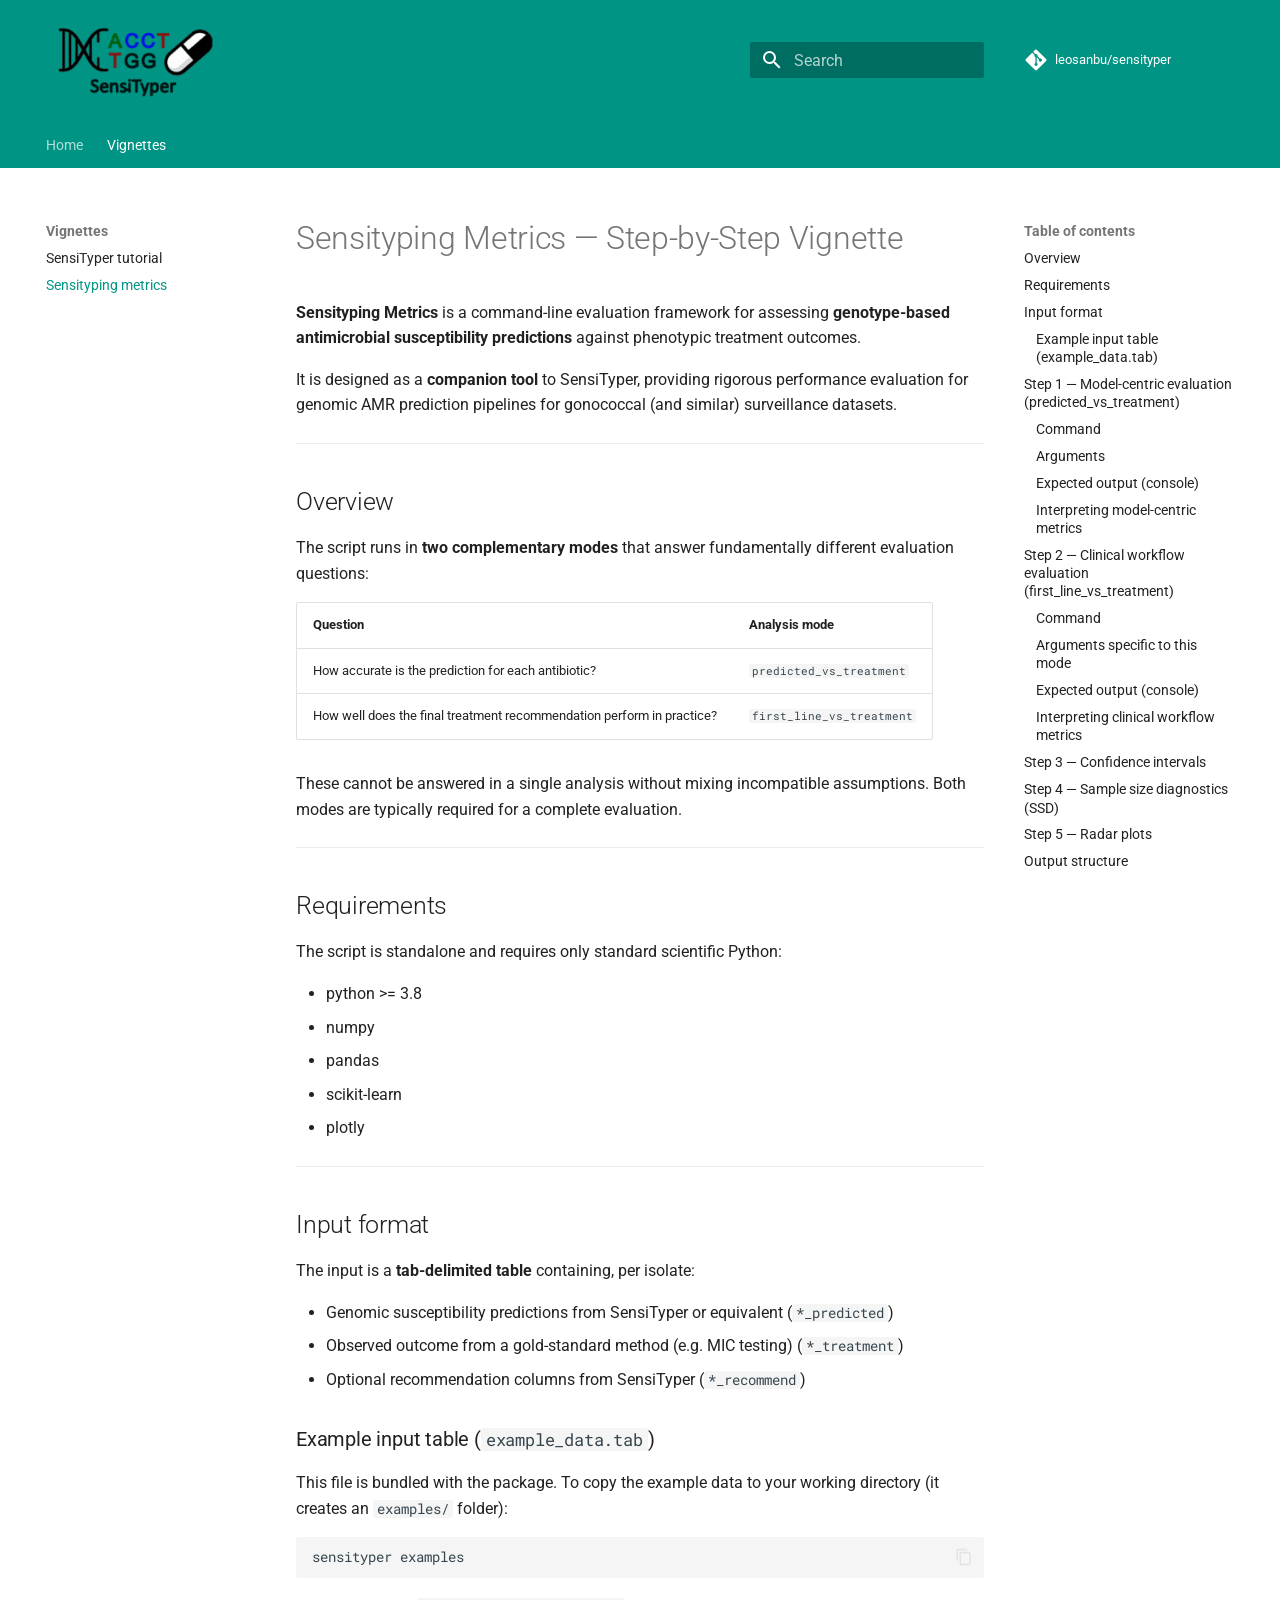
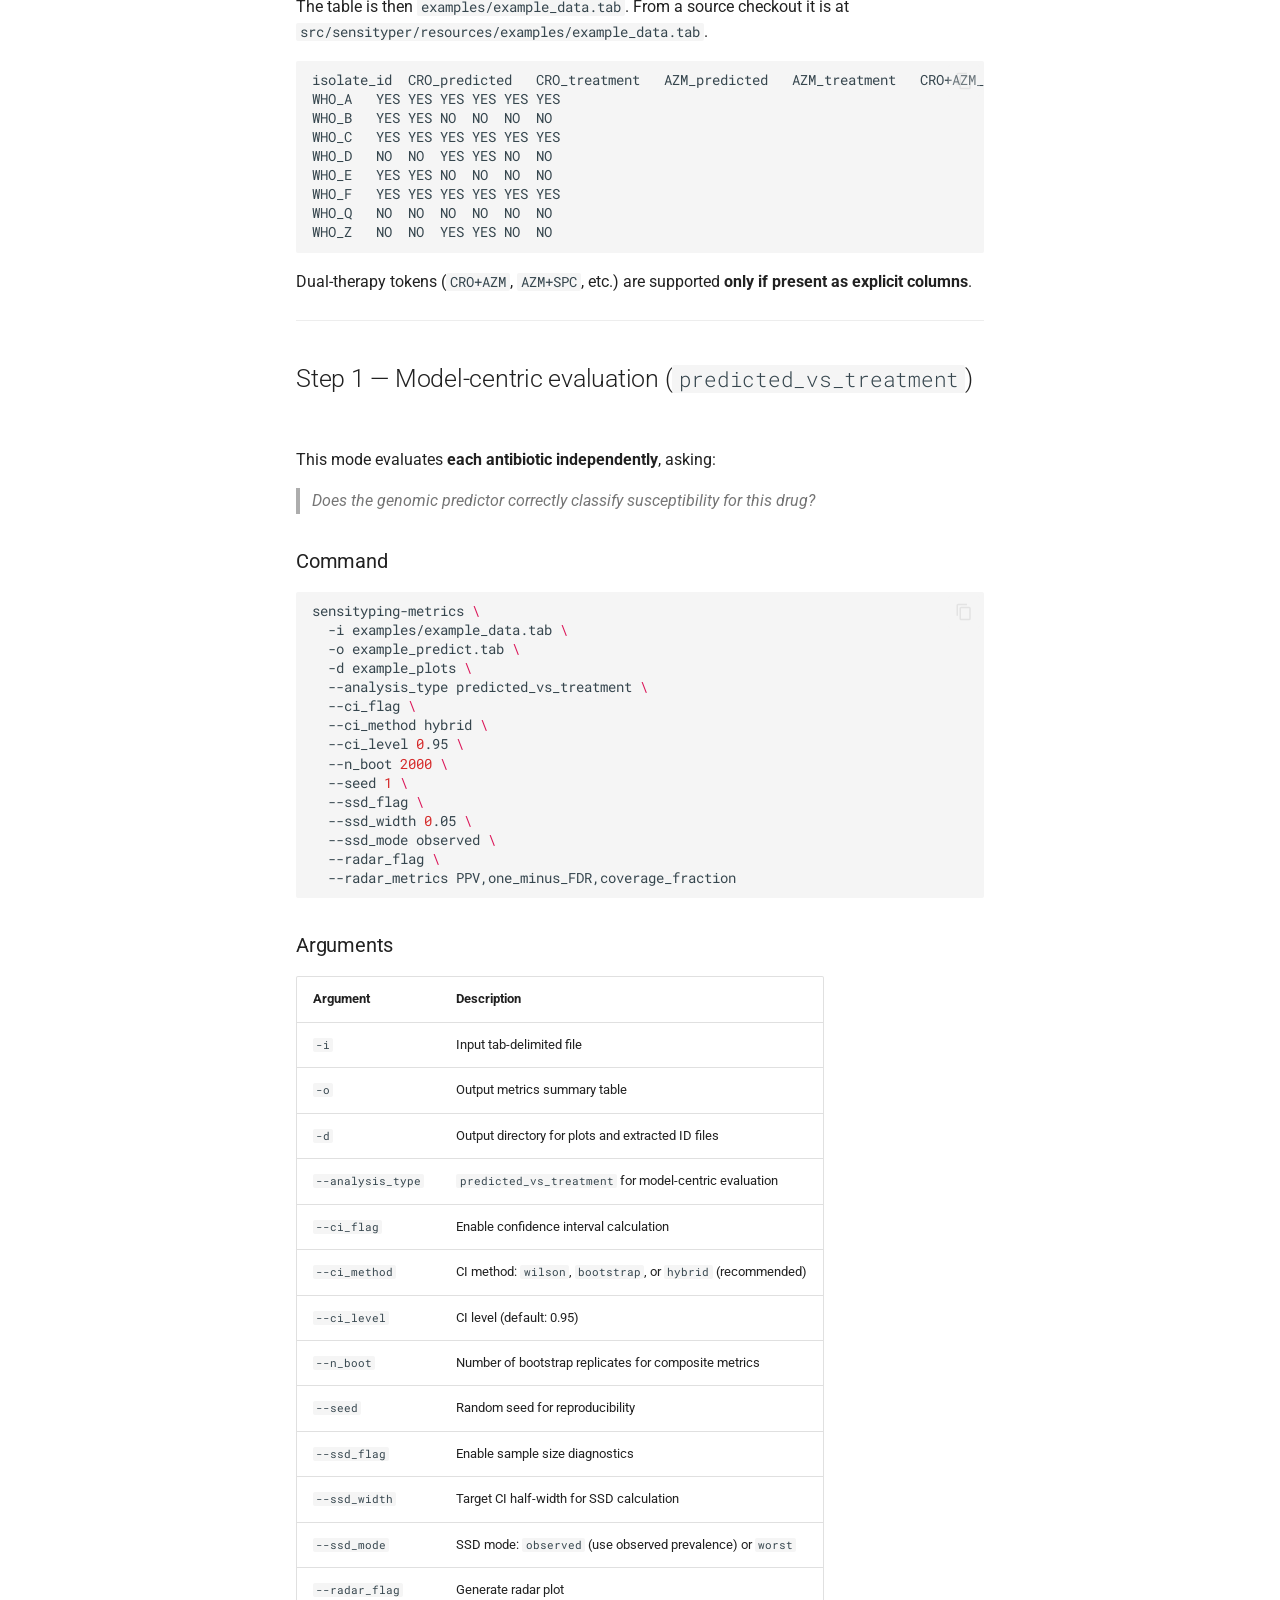
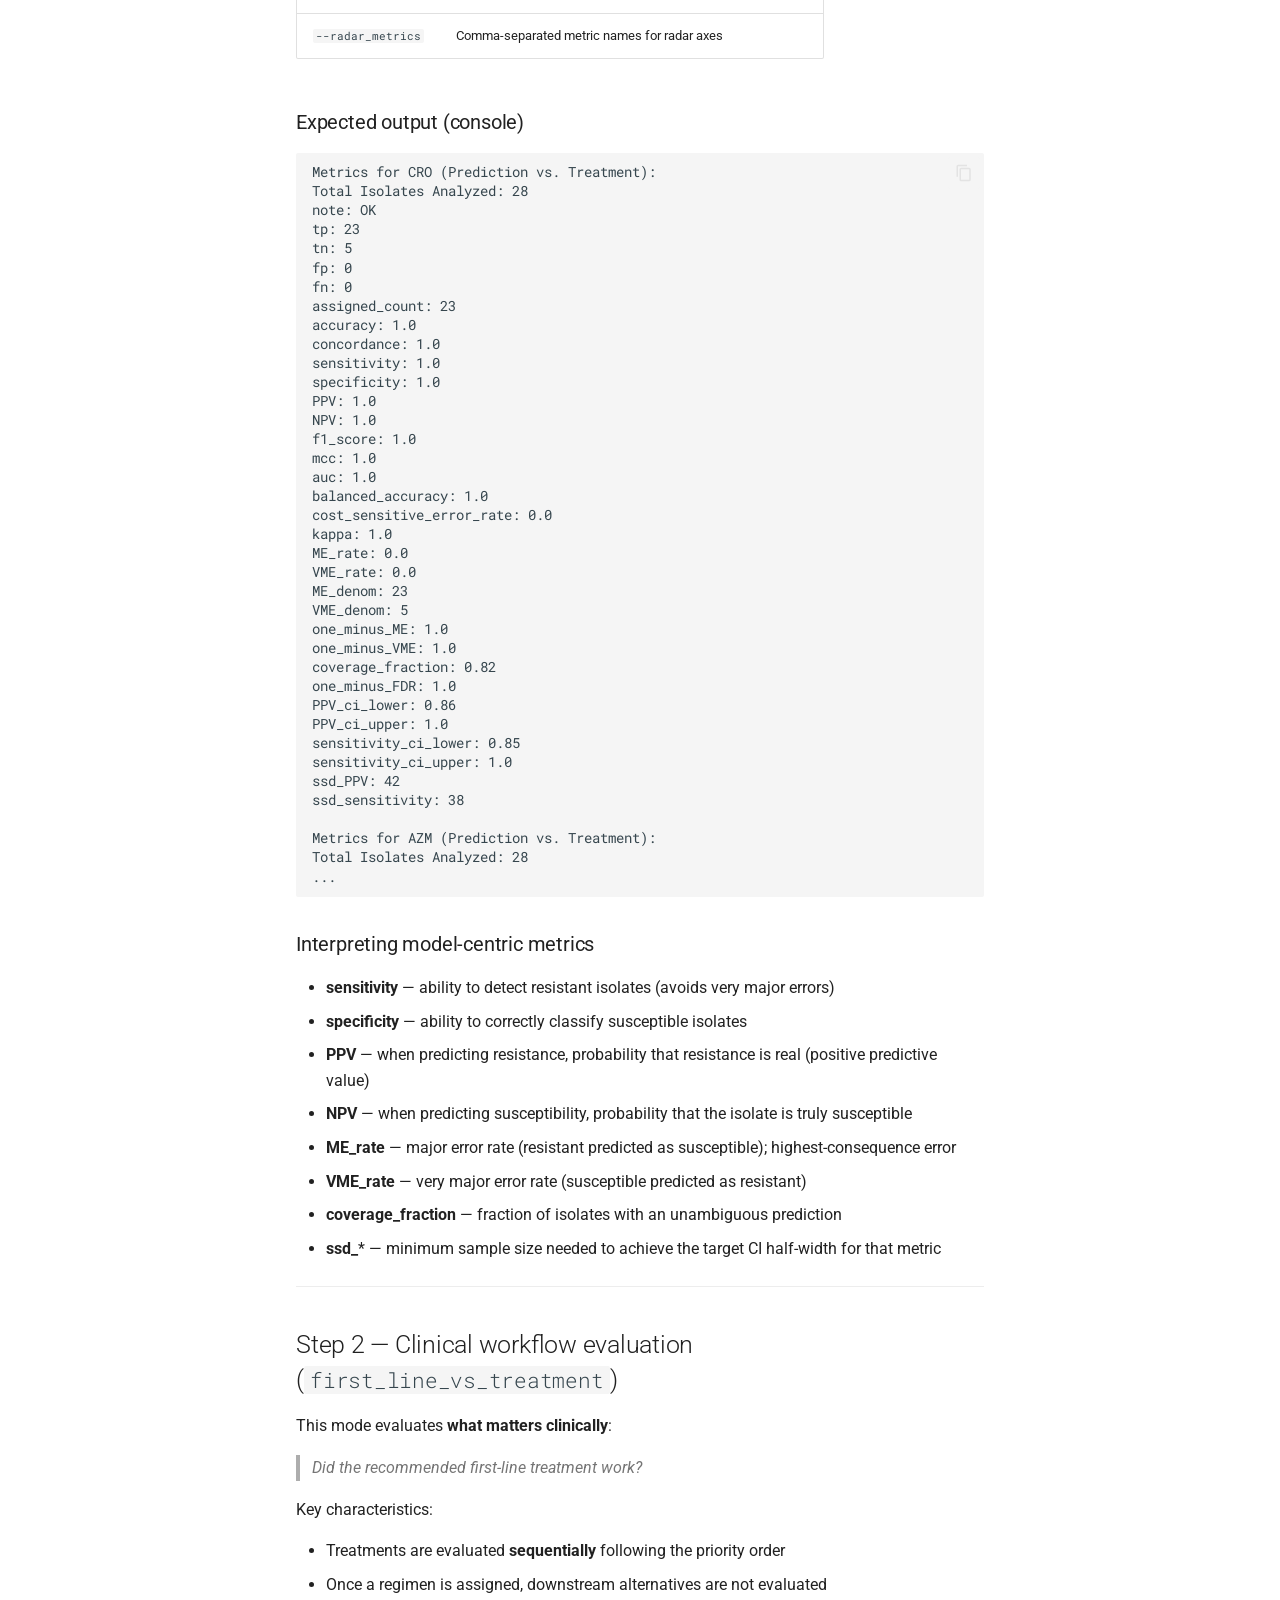
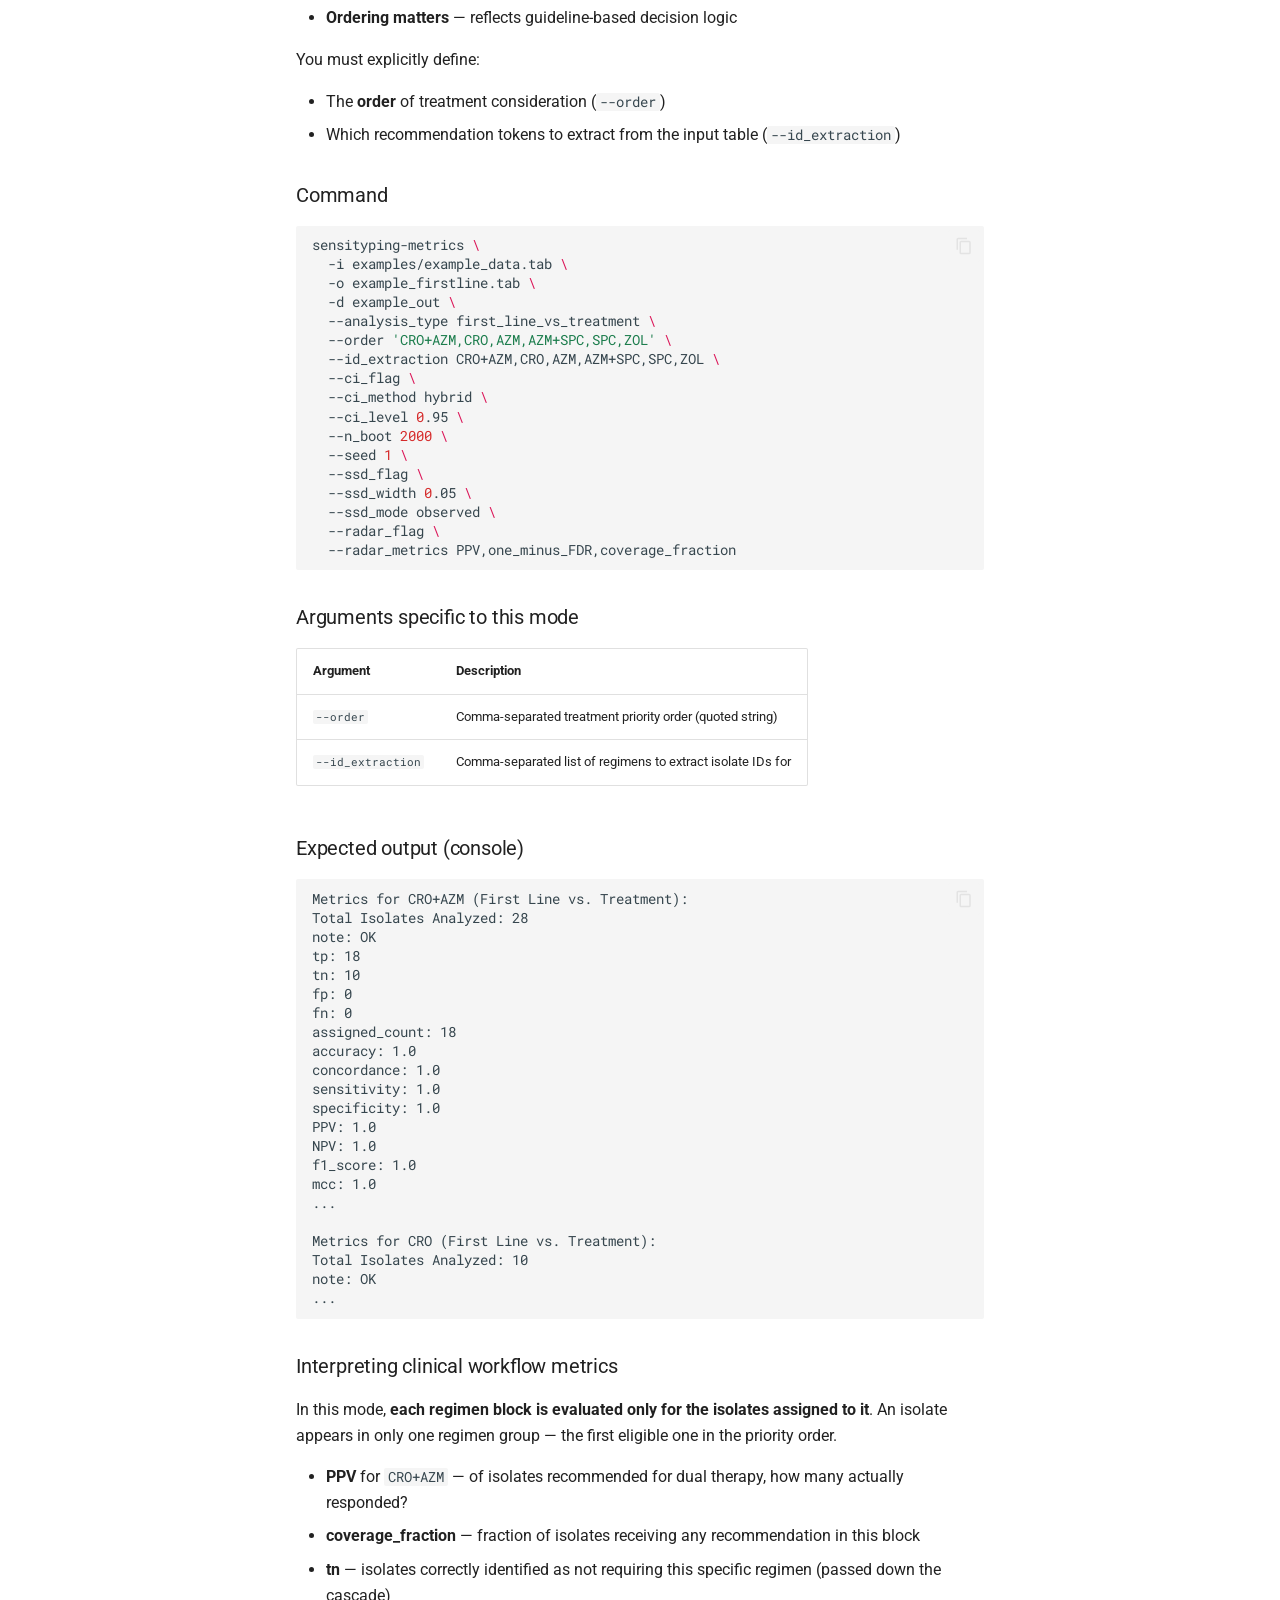
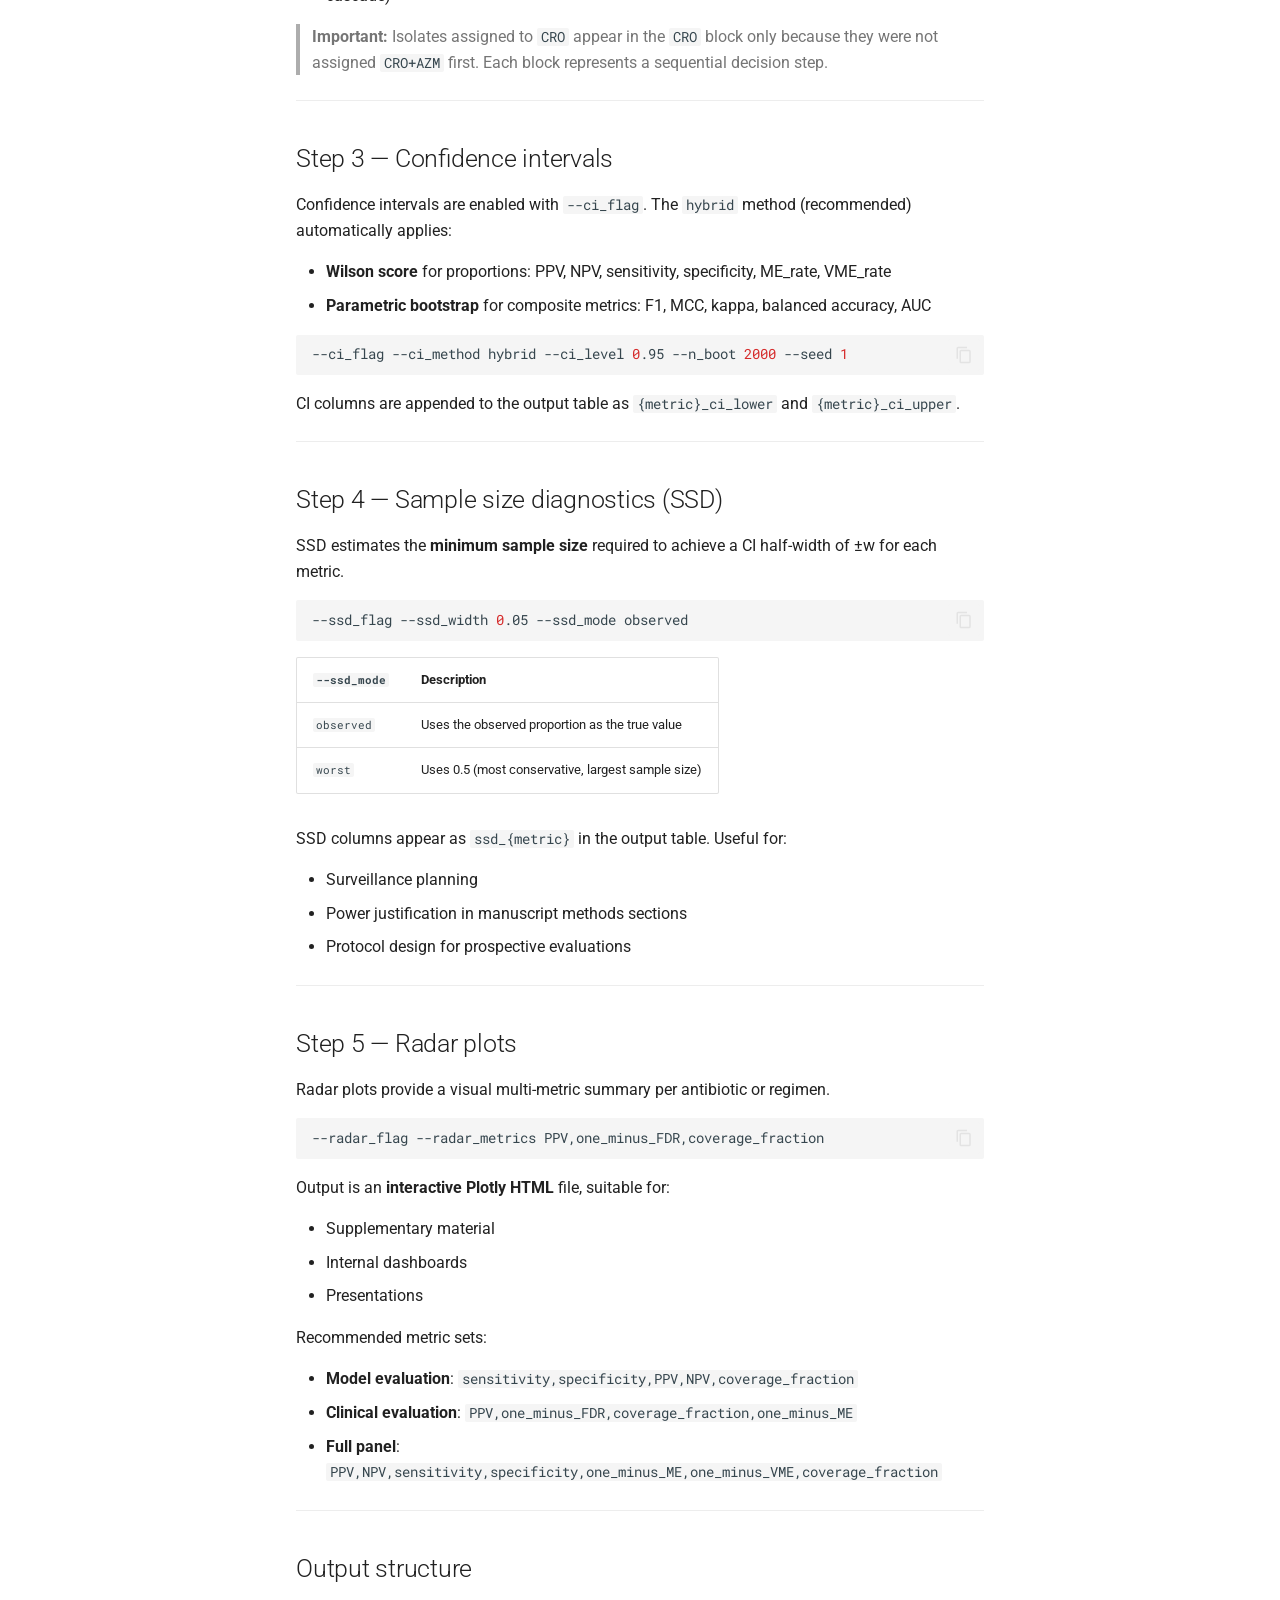
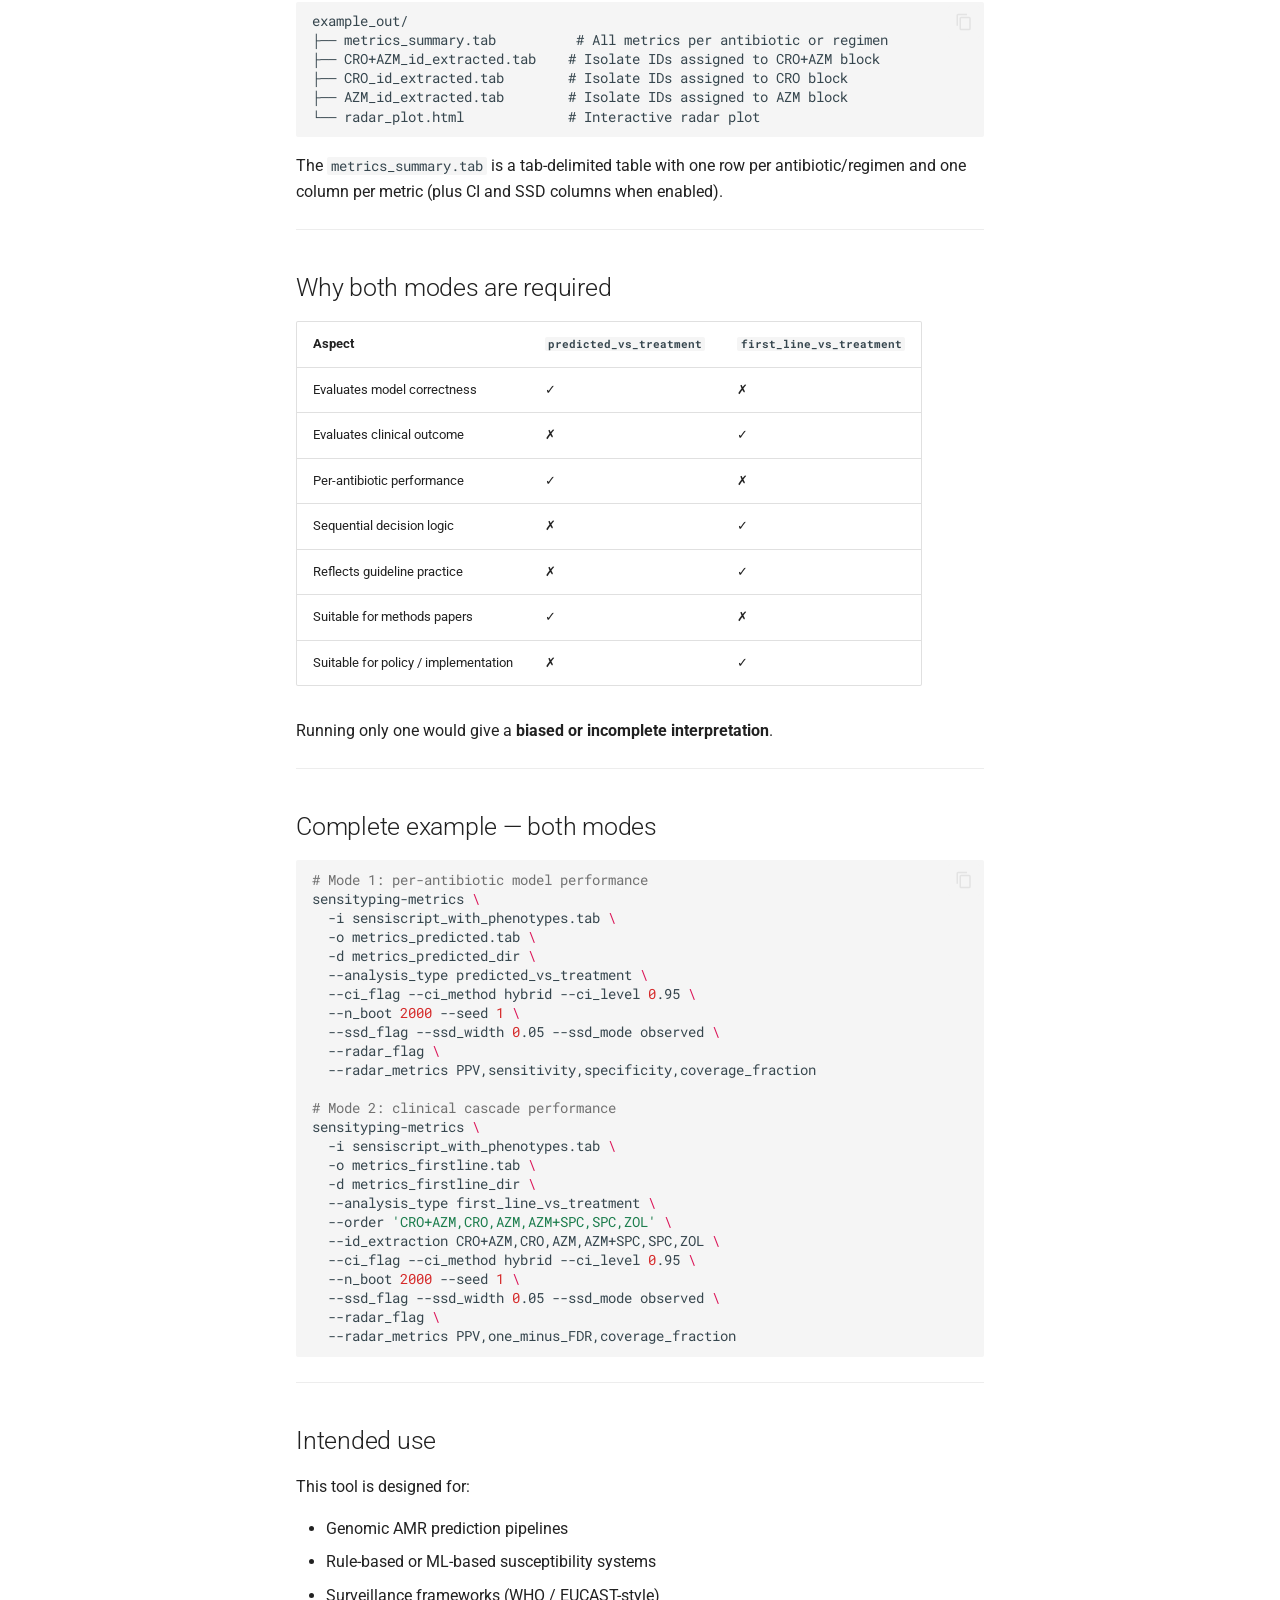
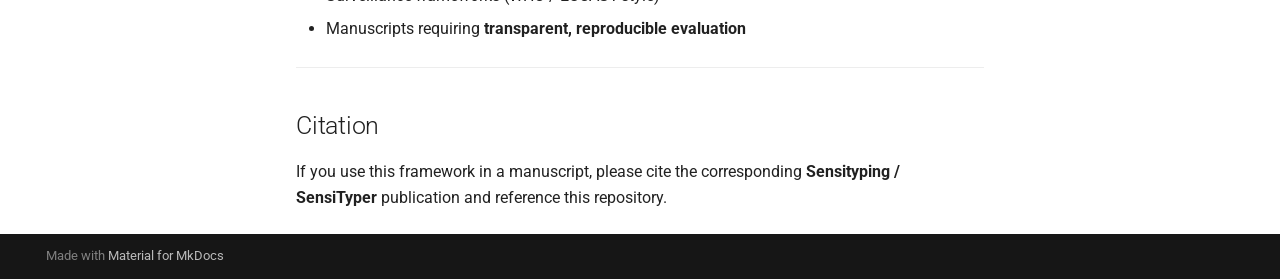
<file: metrics/index.html>
<!doctype html>
<html lang="en" class="no-js">
  <head>
    
      <meta charset="utf-8">
      <meta name="viewport" content="width=device-width,initial-scale=1">
      
        <meta name="description" content="Genomic Antimicrobial Susceptibility Prediction and Treatment Recommendation for Neisseria gonorrhoeae">
      
      
      
        <link rel="canonical" href="https://leosanbu.github.io/sensityper/metrics/">
      
      
        <link rel="prev" href="../who-vignette/">
      
      
      
        
      
      
      <link rel="icon" href="../images/logo.png">
      <meta name="generator" content="mkdocs-1.6.1, mkdocs-material-9.7.7">
    
    
      
        <title>Sensityping metrics - SensiTyper</title>
      
    
    
      <link rel="stylesheet" href="../assets/stylesheets/main.ec1eaa64.min.css">
      
        
        <link rel="stylesheet" href="../assets/stylesheets/palette.ab4e12ef.min.css">
      
      


    
    
      
    
    
      
        
        
        <link rel="preconnect" href="https://fonts.gstatic.com" crossorigin>
        <link rel="stylesheet" href="https://fonts.googleapis.com/css?family=Roboto:300,300i,400,400i,700,700i%7CRoboto+Mono:400,400i,700,700i&display=fallback">
        <style>:root{--md-text-font:"Roboto";--md-code-font:"Roboto Mono"}</style>
      
    
    
      <link rel="stylesheet" href="../stylesheets/extra.css">
    
    <script>__md_scope=new URL("..",location),__md_hash=e=>[...e].reduce(((e,_)=>(e<<5)-e+_.charCodeAt(0)),0),__md_get=(e,_=localStorage,t=__md_scope)=>JSON.parse(_.getItem(t.pathname+"."+e)),__md_set=(e,_,t=localStorage,a=__md_scope)=>{try{t.setItem(a.pathname+"."+e,JSON.stringify(_))}catch(e){}}</script>
    
      

    
    
  </head>
  
  
    
    
    
    
    
    <body dir="ltr" data-md-color-scheme="default" data-md-color-primary="teal" data-md-color-accent="teal">
  
    
    <input class="md-toggle" data-md-toggle="drawer" type="checkbox" id="__drawer" autocomplete="off">
    <input class="md-toggle" data-md-toggle="search" type="checkbox" id="__search" autocomplete="off">
    <label class="md-overlay" for="__drawer"></label>
    <div data-md-component="skip">
      
        
        <a href="#sensityping-metrics-step-by-step-vignette" class="md-skip">
          Skip to content
        </a>
      
    </div>
    <div data-md-component="announce">
      
    </div>
    
    
      

<header class="md-header" data-md-component="header">
  <nav class="md-header__inner md-grid" aria-label="Header">
    <a href=".." title="SensiTyper" class="md-header__button md-logo" aria-label="SensiTyper" data-md-component="logo">
      
  <img src="../images/logo.png" alt="logo">

    </a>
    <label class="md-header__button md-icon" for="__drawer">
      
      <svg xmlns="http://www.w3.org/2000/svg" viewBox="0 0 24 24"><path d="M3 6h18v2H3zm0 5h18v2H3zm0 5h18v2H3z"/></svg>
    </label>
    <div class="md-header__title" data-md-component="header-title">
      <div class="md-header__ellipsis">
        <div class="md-header__topic">
          <span class="md-ellipsis">
            SensiTyper
          </span>
        </div>
        <div class="md-header__topic" data-md-component="header-topic">
          <span class="md-ellipsis">
            
              Sensityping metrics
            
          </span>
        </div>
      </div>
    </div>
    
      
    
    
    
    
      
      
        <label class="md-header__button md-icon" for="__search">
          
          <svg xmlns="http://www.w3.org/2000/svg" viewBox="0 0 24 24"><path d="M9.5 3A6.5 6.5 0 0 1 16 9.5c0 1.61-.59 3.09-1.56 4.23l.27.27h.79l5 5-1.5 1.5-5-5v-.79l-.27-.27A6.52 6.52 0 0 1 9.5 16 6.5 6.5 0 0 1 3 9.5 6.5 6.5 0 0 1 9.5 3m0 2C7 5 5 7 5 9.5S7 14 9.5 14 14 12 14 9.5 12 5 9.5 5"/></svg>
        </label>
        <div class="md-search" data-md-component="search" role="dialog">
  <label class="md-search__overlay" for="__search"></label>
  <div class="md-search__inner" role="search">
    <form class="md-search__form" name="search">
      <input type="text" class="md-search__input" name="query" aria-label="Search" placeholder="Search" autocapitalize="off" autocorrect="off" autocomplete="off" spellcheck="false" data-md-component="search-query" required>
      <label class="md-search__icon md-icon" for="__search">
        
        <svg xmlns="http://www.w3.org/2000/svg" viewBox="0 0 24 24"><path d="M9.5 3A6.5 6.5 0 0 1 16 9.5c0 1.61-.59 3.09-1.56 4.23l.27.27h.79l5 5-1.5 1.5-5-5v-.79l-.27-.27A6.52 6.52 0 0 1 9.5 16 6.5 6.5 0 0 1 3 9.5 6.5 6.5 0 0 1 9.5 3m0 2C7 5 5 7 5 9.5S7 14 9.5 14 14 12 14 9.5 12 5 9.5 5"/></svg>
        
        <svg xmlns="http://www.w3.org/2000/svg" viewBox="0 0 24 24"><path d="M20 11v2H8l5.5 5.5-1.42 1.42L4.16 12l7.92-7.92L13.5 5.5 8 11z"/></svg>
      </label>
      <nav class="md-search__options" aria-label="Search">
        
        <button type="reset" class="md-search__icon md-icon" title="Clear" aria-label="Clear" tabindex="-1">
          
          <svg xmlns="http://www.w3.org/2000/svg" viewBox="0 0 24 24"><path d="M19 6.41 17.59 5 12 10.59 6.41 5 5 6.41 10.59 12 5 17.59 6.41 19 12 13.41 17.59 19 19 17.59 13.41 12z"/></svg>
        </button>
      </nav>
      
        <div class="md-search__suggest" data-md-component="search-suggest"></div>
      
    </form>
    <div class="md-search__output">
      <div class="md-search__scrollwrap" tabindex="0" data-md-scrollfix>
        <div class="md-search-result" data-md-component="search-result">
          <div class="md-search-result__meta">
            Initializing search
          </div>
          <ol class="md-search-result__list" role="presentation"></ol>
        </div>
      </div>
    </div>
  </div>
</div>
      
    
    
      <div class="md-header__source">
        <a href="https://github.com/leosanbu/sensityper" title="Go to repository" class="md-source" data-md-component="source">
  <div class="md-source__icon md-icon">
    
    <svg xmlns="http://www.w3.org/2000/svg" viewBox="0 0 448 512"><!--! Font Awesome Free 7.1.0 by @fontawesome - https://fontawesome.com License - https://fontawesome.com/license/free (Icons: CC BY 4.0, Fonts: SIL OFL 1.1, Code: MIT License) Copyright 2025 Fonticons, Inc.--><path d="M439.6 236.1 244 40.5c-5.4-5.5-12.8-8.5-20.4-8.5s-15 3-20.4 8.4L162.5 81l51.5 51.5c27.1-9.1 52.7 16.8 43.4 43.7l49.7 49.7c34.2-11.8 61.2 31 35.5 56.7-26.5 26.5-70.2-2.9-56-37.3L240.3 199v121.9c25.3 12.5 22.3 41.8 9.1 55-6.4 6.4-15.2 10.1-24.3 10.1s-17.8-3.6-24.3-10.1c-17.6-17.6-11.1-46.9 11.2-56v-123c-20.8-8.5-24.6-30.7-18.6-45L142.6 101 8.5 235.1C3 240.6 0 247.9 0 255.5s3 15 8.5 20.4l195.6 195.7c5.4 5.4 12.7 8.4 20.4 8.4s15-3 20.4-8.4l194.7-194.7c5.4-5.4 8.4-12.8 8.4-20.4s-3-15-8.4-20.4"/></svg>
  </div>
  <div class="md-source__repository">
    leosanbu/sensityper
  </div>
</a>
      </div>
    
  </nav>
  
</header>
    
    <div class="md-container" data-md-component="container">
      
      
        
          
            
<nav class="md-tabs" aria-label="Tabs" data-md-component="tabs">
  <div class="md-grid">
    <ul class="md-tabs__list">
      
        
  
  
  
  
    <li class="md-tabs__item">
      <a href=".." class="md-tabs__link">
        
  
  
    
  
  Home

      </a>
    </li>
  

      
        
  
  
  
    
  
  
    
    
      <li class="md-tabs__item md-tabs__item--active">
        <a href="../who-vignette/" class="md-tabs__link">
          
  
  
  Vignettes

        </a>
      </li>
    
  

      
    </ul>
  </div>
</nav>
          
        
      
      <main class="md-main" data-md-component="main">
        <div class="md-main__inner md-grid">
          
            
              
              <div class="md-sidebar md-sidebar--primary" data-md-component="sidebar" data-md-type="navigation" >
                <div class="md-sidebar__scrollwrap">
                  <div class="md-sidebar__inner">
                    


  


<nav class="md-nav md-nav--primary md-nav--lifted" aria-label="Navigation" data-md-level="0">
  <label class="md-nav__title" for="__drawer">
    <a href=".." title="SensiTyper" class="md-nav__button md-logo" aria-label="SensiTyper" data-md-component="logo">
      
  <img src="../images/logo.png" alt="logo">

    </a>
    SensiTyper
  </label>
  
    <div class="md-nav__source">
      <a href="https://github.com/leosanbu/sensityper" title="Go to repository" class="md-source" data-md-component="source">
  <div class="md-source__icon md-icon">
    
    <svg xmlns="http://www.w3.org/2000/svg" viewBox="0 0 448 512"><!--! Font Awesome Free 7.1.0 by @fontawesome - https://fontawesome.com License - https://fontawesome.com/license/free (Icons: CC BY 4.0, Fonts: SIL OFL 1.1, Code: MIT License) Copyright 2025 Fonticons, Inc.--><path d="M439.6 236.1 244 40.5c-5.4-5.5-12.8-8.5-20.4-8.5s-15 3-20.4 8.4L162.5 81l51.5 51.5c27.1-9.1 52.7 16.8 43.4 43.7l49.7 49.7c34.2-11.8 61.2 31 35.5 56.7-26.5 26.5-70.2-2.9-56-37.3L240.3 199v121.9c25.3 12.5 22.3 41.8 9.1 55-6.4 6.4-15.2 10.1-24.3 10.1s-17.8-3.6-24.3-10.1c-17.6-17.6-11.1-46.9 11.2-56v-123c-20.8-8.5-24.6-30.7-18.6-45L142.6 101 8.5 235.1C3 240.6 0 247.9 0 255.5s3 15 8.5 20.4l195.6 195.7c5.4 5.4 12.7 8.4 20.4 8.4s15-3 20.4-8.4l194.7-194.7c5.4-5.4 8.4-12.8 8.4-20.4s-3-15-8.4-20.4"/></svg>
  </div>
  <div class="md-source__repository">
    leosanbu/sensityper
  </div>
</a>
    </div>
  
  <ul class="md-nav__list" data-md-scrollfix>
    
      
      
  
  
  
  
    <li class="md-nav__item">
      <a href=".." class="md-nav__link">
        
  
  
  <span class="md-ellipsis">
    
  
    Home
  

    
  </span>
  
  

      </a>
    </li>
  

    
      
      
  
  
    
  
  
  
    
    
    
    
      
        
        
      
      
        
      
    
    
    <li class="md-nav__item md-nav__item--active md-nav__item--section md-nav__item--nested">
      
        
        
        <input class="md-nav__toggle md-toggle " type="checkbox" id="__nav_2" checked>
        
          
          <label class="md-nav__link" for="__nav_2" id="__nav_2_label" tabindex="">
            
  
  
  <span class="md-ellipsis">
    
  
    Vignettes
  

    
  </span>
  
  

            <span class="md-nav__icon md-icon"></span>
          </label>
        
        <nav class="md-nav" data-md-level="1" aria-labelledby="__nav_2_label" aria-expanded="true">
          <label class="md-nav__title" for="__nav_2">
            <span class="md-nav__icon md-icon"></span>
            
  
    Vignettes
  

          </label>
          <ul class="md-nav__list" data-md-scrollfix>
            
              
                
  
  
  
  
    <li class="md-nav__item">
      <a href="../who-vignette/" class="md-nav__link">
        
  
  
  <span class="md-ellipsis">
    
  
    SensiTyper tutorial
  

    
  </span>
  
  

      </a>
    </li>
  

              
            
              
                
  
  
    
  
  
  
    <li class="md-nav__item md-nav__item--active">
      
      <input class="md-nav__toggle md-toggle" type="checkbox" id="__toc">
      
      
        
      
      
        <label class="md-nav__link md-nav__link--active" for="__toc">
          
  
  
  <span class="md-ellipsis">
    
  
    Sensityping metrics
  

    
  </span>
  
  

          <span class="md-nav__icon md-icon"></span>
        </label>
      
      <a href="./" class="md-nav__link md-nav__link--active">
        
  
  
  <span class="md-ellipsis">
    
  
    Sensityping metrics
  

    
  </span>
  
  

      </a>
      
        

<nav class="md-nav md-nav--secondary" aria-label="Table of contents">
  
  
  
    
  
  
    <label class="md-nav__title" for="__toc">
      <span class="md-nav__icon md-icon"></span>
      Table of contents
    </label>
    <ul class="md-nav__list" data-md-component="toc" data-md-scrollfix>
      
        <li class="md-nav__item">
  <a href="#overview" class="md-nav__link">
    <span class="md-ellipsis">
      
        Overview
      
    </span>
  </a>
  
</li>
      
        <li class="md-nav__item">
  <a href="#requirements" class="md-nav__link">
    <span class="md-ellipsis">
      
        Requirements
      
    </span>
  </a>
  
</li>
      
        <li class="md-nav__item">
  <a href="#input-format" class="md-nav__link">
    <span class="md-ellipsis">
      
        Input format
      
    </span>
  </a>
  
    <nav class="md-nav" aria-label="Input format">
      <ul class="md-nav__list">
        
          <li class="md-nav__item">
  <a href="#example-input-table-example_datatab" class="md-nav__link">
    <span class="md-ellipsis">
      
        Example input table (example_data.tab)
      
    </span>
  </a>
  
</li>
        
      </ul>
    </nav>
  
</li>
      
        <li class="md-nav__item">
  <a href="#step-1-model-centric-evaluation-predicted_vs_treatment" class="md-nav__link">
    <span class="md-ellipsis">
      
        Step 1 — Model-centric evaluation (predicted_vs_treatment)
      
    </span>
  </a>
  
    <nav class="md-nav" aria-label="Step 1 — Model-centric evaluation (predicted_vs_treatment)">
      <ul class="md-nav__list">
        
          <li class="md-nav__item">
  <a href="#command" class="md-nav__link">
    <span class="md-ellipsis">
      
        Command
      
    </span>
  </a>
  
</li>
        
          <li class="md-nav__item">
  <a href="#arguments" class="md-nav__link">
    <span class="md-ellipsis">
      
        Arguments
      
    </span>
  </a>
  
</li>
        
          <li class="md-nav__item">
  <a href="#expected-output-console" class="md-nav__link">
    <span class="md-ellipsis">
      
        Expected output (console)
      
    </span>
  </a>
  
</li>
        
          <li class="md-nav__item">
  <a href="#interpreting-model-centric-metrics" class="md-nav__link">
    <span class="md-ellipsis">
      
        Interpreting model-centric metrics
      
    </span>
  </a>
  
</li>
        
      </ul>
    </nav>
  
</li>
      
        <li class="md-nav__item">
  <a href="#step-2-clinical-workflow-evaluation-first_line_vs_treatment" class="md-nav__link">
    <span class="md-ellipsis">
      
        Step 2 — Clinical workflow evaluation (first_line_vs_treatment)
      
    </span>
  </a>
  
    <nav class="md-nav" aria-label="Step 2 — Clinical workflow evaluation (first_line_vs_treatment)">
      <ul class="md-nav__list">
        
          <li class="md-nav__item">
  <a href="#command_1" class="md-nav__link">
    <span class="md-ellipsis">
      
        Command
      
    </span>
  </a>
  
</li>
        
          <li class="md-nav__item">
  <a href="#arguments-specific-to-this-mode" class="md-nav__link">
    <span class="md-ellipsis">
      
        Arguments specific to this mode
      
    </span>
  </a>
  
</li>
        
          <li class="md-nav__item">
  <a href="#expected-output-console_1" class="md-nav__link">
    <span class="md-ellipsis">
      
        Expected output (console)
      
    </span>
  </a>
  
</li>
        
          <li class="md-nav__item">
  <a href="#interpreting-clinical-workflow-metrics" class="md-nav__link">
    <span class="md-ellipsis">
      
        Interpreting clinical workflow metrics
      
    </span>
  </a>
  
</li>
        
      </ul>
    </nav>
  
</li>
      
        <li class="md-nav__item">
  <a href="#step-3-confidence-intervals" class="md-nav__link">
    <span class="md-ellipsis">
      
        Step 3 — Confidence intervals
      
    </span>
  </a>
  
</li>
      
        <li class="md-nav__item">
  <a href="#step-4-sample-size-diagnostics-ssd" class="md-nav__link">
    <span class="md-ellipsis">
      
        Step 4 — Sample size diagnostics (SSD)
      
    </span>
  </a>
  
</li>
      
        <li class="md-nav__item">
  <a href="#step-5-radar-plots" class="md-nav__link">
    <span class="md-ellipsis">
      
        Step 5 — Radar plots
      
    </span>
  </a>
  
</li>
      
        <li class="md-nav__item">
  <a href="#output-structure" class="md-nav__link">
    <span class="md-ellipsis">
      
        Output structure
      
    </span>
  </a>
  
</li>
      
        <li class="md-nav__item">
  <a href="#why-both-modes-are-required" class="md-nav__link">
    <span class="md-ellipsis">
      
        Why both modes are required
      
    </span>
  </a>
  
</li>
      
        <li class="md-nav__item">
  <a href="#complete-example-both-modes" class="md-nav__link">
    <span class="md-ellipsis">
      
        Complete example — both modes
      
    </span>
  </a>
  
</li>
      
        <li class="md-nav__item">
  <a href="#intended-use" class="md-nav__link">
    <span class="md-ellipsis">
      
        Intended use
      
    </span>
  </a>
  
</li>
      
        <li class="md-nav__item">
  <a href="#citation" class="md-nav__link">
    <span class="md-ellipsis">
      
        Citation
      
    </span>
  </a>
  
</li>
      
    </ul>
  
</nav>
      
    </li>
  

              
            
          </ul>
        </nav>
      
    </li>
  

    
  </ul>
</nav>
                  </div>
                </div>
              </div>
            
            
              
              <div class="md-sidebar md-sidebar--secondary" data-md-component="sidebar" data-md-type="toc" >
                <div class="md-sidebar__scrollwrap">
                  <div class="md-sidebar__inner">
                    

<nav class="md-nav md-nav--secondary" aria-label="Table of contents">
  
  
  
    
  
  
    <label class="md-nav__title" for="__toc">
      <span class="md-nav__icon md-icon"></span>
      Table of contents
    </label>
    <ul class="md-nav__list" data-md-component="toc" data-md-scrollfix>
      
        <li class="md-nav__item">
  <a href="#overview" class="md-nav__link">
    <span class="md-ellipsis">
      
        Overview
      
    </span>
  </a>
  
</li>
      
        <li class="md-nav__item">
  <a href="#requirements" class="md-nav__link">
    <span class="md-ellipsis">
      
        Requirements
      
    </span>
  </a>
  
</li>
      
        <li class="md-nav__item">
  <a href="#input-format" class="md-nav__link">
    <span class="md-ellipsis">
      
        Input format
      
    </span>
  </a>
  
    <nav class="md-nav" aria-label="Input format">
      <ul class="md-nav__list">
        
          <li class="md-nav__item">
  <a href="#example-input-table-example_datatab" class="md-nav__link">
    <span class="md-ellipsis">
      
        Example input table (example_data.tab)
      
    </span>
  </a>
  
</li>
        
      </ul>
    </nav>
  
</li>
      
        <li class="md-nav__item">
  <a href="#step-1-model-centric-evaluation-predicted_vs_treatment" class="md-nav__link">
    <span class="md-ellipsis">
      
        Step 1 — Model-centric evaluation (predicted_vs_treatment)
      
    </span>
  </a>
  
    <nav class="md-nav" aria-label="Step 1 — Model-centric evaluation (predicted_vs_treatment)">
      <ul class="md-nav__list">
        
          <li class="md-nav__item">
  <a href="#command" class="md-nav__link">
    <span class="md-ellipsis">
      
        Command
      
    </span>
  </a>
  
</li>
        
          <li class="md-nav__item">
  <a href="#arguments" class="md-nav__link">
    <span class="md-ellipsis">
      
        Arguments
      
    </span>
  </a>
  
</li>
        
          <li class="md-nav__item">
  <a href="#expected-output-console" class="md-nav__link">
    <span class="md-ellipsis">
      
        Expected output (console)
      
    </span>
  </a>
  
</li>
        
          <li class="md-nav__item">
  <a href="#interpreting-model-centric-metrics" class="md-nav__link">
    <span class="md-ellipsis">
      
        Interpreting model-centric metrics
      
    </span>
  </a>
  
</li>
        
      </ul>
    </nav>
  
</li>
      
        <li class="md-nav__item">
  <a href="#step-2-clinical-workflow-evaluation-first_line_vs_treatment" class="md-nav__link">
    <span class="md-ellipsis">
      
        Step 2 — Clinical workflow evaluation (first_line_vs_treatment)
      
    </span>
  </a>
  
    <nav class="md-nav" aria-label="Step 2 — Clinical workflow evaluation (first_line_vs_treatment)">
      <ul class="md-nav__list">
        
          <li class="md-nav__item">
  <a href="#command_1" class="md-nav__link">
    <span class="md-ellipsis">
      
        Command
      
    </span>
  </a>
  
</li>
        
          <li class="md-nav__item">
  <a href="#arguments-specific-to-this-mode" class="md-nav__link">
    <span class="md-ellipsis">
      
        Arguments specific to this mode
      
    </span>
  </a>
  
</li>
        
          <li class="md-nav__item">
  <a href="#expected-output-console_1" class="md-nav__link">
    <span class="md-ellipsis">
      
        Expected output (console)
      
    </span>
  </a>
  
</li>
        
          <li class="md-nav__item">
  <a href="#interpreting-clinical-workflow-metrics" class="md-nav__link">
    <span class="md-ellipsis">
      
        Interpreting clinical workflow metrics
      
    </span>
  </a>
  
</li>
        
      </ul>
    </nav>
  
</li>
      
        <li class="md-nav__item">
  <a href="#step-3-confidence-intervals" class="md-nav__link">
    <span class="md-ellipsis">
      
        Step 3 — Confidence intervals
      
    </span>
  </a>
  
</li>
      
        <li class="md-nav__item">
  <a href="#step-4-sample-size-diagnostics-ssd" class="md-nav__link">
    <span class="md-ellipsis">
      
        Step 4 — Sample size diagnostics (SSD)
      
    </span>
  </a>
  
</li>
      
        <li class="md-nav__item">
  <a href="#step-5-radar-plots" class="md-nav__link">
    <span class="md-ellipsis">
      
        Step 5 — Radar plots
      
    </span>
  </a>
  
</li>
      
        <li class="md-nav__item">
  <a href="#output-structure" class="md-nav__link">
    <span class="md-ellipsis">
      
        Output structure
      
    </span>
  </a>
  
</li>
      
        <li class="md-nav__item">
  <a href="#why-both-modes-are-required" class="md-nav__link">
    <span class="md-ellipsis">
      
        Why both modes are required
      
    </span>
  </a>
  
</li>
      
        <li class="md-nav__item">
  <a href="#complete-example-both-modes" class="md-nav__link">
    <span class="md-ellipsis">
      
        Complete example — both modes
      
    </span>
  </a>
  
</li>
      
        <li class="md-nav__item">
  <a href="#intended-use" class="md-nav__link">
    <span class="md-ellipsis">
      
        Intended use
      
    </span>
  </a>
  
</li>
      
        <li class="md-nav__item">
  <a href="#citation" class="md-nav__link">
    <span class="md-ellipsis">
      
        Citation
      
    </span>
  </a>
  
</li>
      
    </ul>
  
</nav>
                  </div>
                </div>
              </div>
            
          
          
            <div class="md-content" data-md-component="content">
              
              <article class="md-content__inner md-typeset">
                
                  


  
  


<h1 id="sensityping-metrics-step-by-step-vignette">Sensityping Metrics — Step-by-Step Vignette<a class="headerlink" href="#sensityping-metrics-step-by-step-vignette" title="Permanent link">&para;</a></h1>
<p><strong>Sensityping Metrics</strong> is a command-line evaluation framework for assessing <strong>genotype-based antimicrobial susceptibility predictions</strong> against phenotypic treatment outcomes.</p>
<p>It is designed as a <strong>companion tool</strong> to SensiTyper, providing rigorous performance evaluation for genomic AMR prediction pipelines for gonococcal (and similar) surveillance datasets.</p>
<hr />
<h2 id="overview">Overview<a class="headerlink" href="#overview" title="Permanent link">&para;</a></h2>
<p>The script runs in <strong>two complementary modes</strong> that answer fundamentally different evaluation questions:</p>
<table>
<thead>
<tr>
<th>Question</th>
<th>Analysis mode</th>
</tr>
</thead>
<tbody>
<tr>
<td>How accurate is the prediction for each antibiotic?</td>
<td><code>predicted_vs_treatment</code></td>
</tr>
<tr>
<td>How well does the final treatment recommendation perform in practice?</td>
<td><code>first_line_vs_treatment</code></td>
</tr>
</tbody>
</table>
<p>These cannot be answered in a single analysis without mixing incompatible assumptions. Both modes are typically required for a complete evaluation.</p>
<hr />
<h2 id="requirements">Requirements<a class="headerlink" href="#requirements" title="Permanent link">&para;</a></h2>
<p>The script is standalone and requires only standard scientific Python:</p>
<ul>
<li>python &gt;= 3.8</li>
<li>numpy</li>
<li>pandas</li>
<li>scikit-learn</li>
<li>plotly</li>
</ul>
<hr />
<h2 id="input-format">Input format<a class="headerlink" href="#input-format" title="Permanent link">&para;</a></h2>
<p>The input is a <strong>tab-delimited table</strong> containing, per isolate:</p>
<ul>
<li>Genomic susceptibility predictions from SensiTyper or equivalent (<code>*_predicted</code>)</li>
<li>Observed outcome from a gold-standard method (e.g. MIC testing) (<code>*_treatment</code>)</li>
<li>Optional recommendation columns from SensiTyper (<code>*_recommend</code>)</li>
</ul>
<h3 id="example-input-table-example_datatab">Example input table (<code>example_data.tab</code>)<a class="headerlink" href="#example-input-table-example_datatab" title="Permanent link">&para;</a></h3>
<p>This file is bundled with the package. To copy the example data to your working directory (it creates an <code>examples/</code> folder):</p>
<div class="highlight"><pre><span></span><code><a id="__codelineno-0-1" name="__codelineno-0-1" href="#__codelineno-0-1"></a>sensityper<span class="w"> </span>examples
</code></pre></div>
<p>The table is then <code>examples/example_data.tab</code>. From a source checkout it is at <code>src/sensityper/resources/examples/example_data.tab</code>.</p>
<div class="highlight"><pre><span></span><code><a id="__codelineno-1-1" name="__codelineno-1-1" href="#__codelineno-1-1"></a>isolate_id  CRO_predicted   CRO_treatment   AZM_predicted   AZM_treatment   CRO+AZM_recommend   CRO+AZM_treatment
<a id="__codelineno-1-2" name="__codelineno-1-2" href="#__codelineno-1-2"></a>WHO_A   YES YES YES YES YES YES
<a id="__codelineno-1-3" name="__codelineno-1-3" href="#__codelineno-1-3"></a>WHO_B   YES YES NO  NO  NO  NO
<a id="__codelineno-1-4" name="__codelineno-1-4" href="#__codelineno-1-4"></a>WHO_C   YES YES YES YES YES YES
<a id="__codelineno-1-5" name="__codelineno-1-5" href="#__codelineno-1-5"></a>WHO_D   NO  NO  YES YES NO  NO
<a id="__codelineno-1-6" name="__codelineno-1-6" href="#__codelineno-1-6"></a>WHO_E   YES YES NO  NO  NO  NO
<a id="__codelineno-1-7" name="__codelineno-1-7" href="#__codelineno-1-7"></a>WHO_F   YES YES YES YES YES YES
<a id="__codelineno-1-8" name="__codelineno-1-8" href="#__codelineno-1-8"></a>WHO_Q   NO  NO  NO  NO  NO  NO
<a id="__codelineno-1-9" name="__codelineno-1-9" href="#__codelineno-1-9"></a>WHO_Z   NO  NO  YES YES NO  NO
</code></pre></div>
<p>Dual-therapy tokens (<code>CRO+AZM</code>, <code>AZM+SPC</code>, etc.) are supported <strong>only if present as explicit columns</strong>.</p>
<hr />
<h2 id="step-1-model-centric-evaluation-predicted_vs_treatment">Step 1 — Model-centric evaluation (<code>predicted_vs_treatment</code>)<a class="headerlink" href="#step-1-model-centric-evaluation-predicted_vs_treatment" title="Permanent link">&para;</a></h2>
<p>This mode evaluates <strong>each antibiotic independently</strong>, asking:</p>
<blockquote>
<p><em>Does the genomic predictor correctly classify susceptibility for this drug?</em></p>
</blockquote>
<h3 id="command">Command<a class="headerlink" href="#command" title="Permanent link">&para;</a></h3>
<div class="highlight"><pre><span></span><code><a id="__codelineno-2-1" name="__codelineno-2-1" href="#__codelineno-2-1"></a>sensityping-metrics<span class="w"> </span><span class="se">\</span>
<a id="__codelineno-2-2" name="__codelineno-2-2" href="#__codelineno-2-2"></a><span class="w">  </span>-i<span class="w"> </span>examples/example_data.tab<span class="w"> </span><span class="se">\</span>
<a id="__codelineno-2-3" name="__codelineno-2-3" href="#__codelineno-2-3"></a><span class="w">  </span>-o<span class="w"> </span>example_predict.tab<span class="w"> </span><span class="se">\</span>
<a id="__codelineno-2-4" name="__codelineno-2-4" href="#__codelineno-2-4"></a><span class="w">  </span>-d<span class="w"> </span>example_plots<span class="w"> </span><span class="se">\</span>
<a id="__codelineno-2-5" name="__codelineno-2-5" href="#__codelineno-2-5"></a><span class="w">  </span>--analysis_type<span class="w"> </span>predicted_vs_treatment<span class="w"> </span><span class="se">\</span>
<a id="__codelineno-2-6" name="__codelineno-2-6" href="#__codelineno-2-6"></a><span class="w">  </span>--ci_flag<span class="w"> </span><span class="se">\</span>
<a id="__codelineno-2-7" name="__codelineno-2-7" href="#__codelineno-2-7"></a><span class="w">  </span>--ci_method<span class="w"> </span>hybrid<span class="w"> </span><span class="se">\</span>
<a id="__codelineno-2-8" name="__codelineno-2-8" href="#__codelineno-2-8"></a><span class="w">  </span>--ci_level<span class="w"> </span><span class="m">0</span>.95<span class="w"> </span><span class="se">\</span>
<a id="__codelineno-2-9" name="__codelineno-2-9" href="#__codelineno-2-9"></a><span class="w">  </span>--n_boot<span class="w"> </span><span class="m">2000</span><span class="w"> </span><span class="se">\</span>
<a id="__codelineno-2-10" name="__codelineno-2-10" href="#__codelineno-2-10"></a><span class="w">  </span>--seed<span class="w"> </span><span class="m">1</span><span class="w"> </span><span class="se">\</span>
<a id="__codelineno-2-11" name="__codelineno-2-11" href="#__codelineno-2-11"></a><span class="w">  </span>--ssd_flag<span class="w"> </span><span class="se">\</span>
<a id="__codelineno-2-12" name="__codelineno-2-12" href="#__codelineno-2-12"></a><span class="w">  </span>--ssd_width<span class="w"> </span><span class="m">0</span>.05<span class="w"> </span><span class="se">\</span>
<a id="__codelineno-2-13" name="__codelineno-2-13" href="#__codelineno-2-13"></a><span class="w">  </span>--ssd_mode<span class="w"> </span>observed<span class="w"> </span><span class="se">\</span>
<a id="__codelineno-2-14" name="__codelineno-2-14" href="#__codelineno-2-14"></a><span class="w">  </span>--radar_flag<span class="w"> </span><span class="se">\</span>
<a id="__codelineno-2-15" name="__codelineno-2-15" href="#__codelineno-2-15"></a><span class="w">  </span>--radar_metrics<span class="w"> </span>PPV,one_minus_FDR,coverage_fraction
</code></pre></div>
<h3 id="arguments">Arguments<a class="headerlink" href="#arguments" title="Permanent link">&para;</a></h3>
<table>
<thead>
<tr>
<th>Argument</th>
<th>Description</th>
</tr>
</thead>
<tbody>
<tr>
<td><code>-i</code></td>
<td>Input tab-delimited file</td>
</tr>
<tr>
<td><code>-o</code></td>
<td>Output metrics summary table</td>
</tr>
<tr>
<td><code>-d</code></td>
<td>Output directory for plots and extracted ID files</td>
</tr>
<tr>
<td><code>--analysis_type</code></td>
<td><code>predicted_vs_treatment</code> for model-centric evaluation</td>
</tr>
<tr>
<td><code>--ci_flag</code></td>
<td>Enable confidence interval calculation</td>
</tr>
<tr>
<td><code>--ci_method</code></td>
<td>CI method: <code>wilson</code>, <code>bootstrap</code>, or <code>hybrid</code> (recommended)</td>
</tr>
<tr>
<td><code>--ci_level</code></td>
<td>CI level (default: 0.95)</td>
</tr>
<tr>
<td><code>--n_boot</code></td>
<td>Number of bootstrap replicates for composite metrics</td>
</tr>
<tr>
<td><code>--seed</code></td>
<td>Random seed for reproducibility</td>
</tr>
<tr>
<td><code>--ssd_flag</code></td>
<td>Enable sample size diagnostics</td>
</tr>
<tr>
<td><code>--ssd_width</code></td>
<td>Target CI half-width for SSD calculation</td>
</tr>
<tr>
<td><code>--ssd_mode</code></td>
<td>SSD mode: <code>observed</code> (use observed prevalence) or <code>worst</code></td>
</tr>
<tr>
<td><code>--radar_flag</code></td>
<td>Generate radar plot</td>
</tr>
<tr>
<td><code>--radar_metrics</code></td>
<td>Comma-separated metric names for radar axes</td>
</tr>
</tbody>
</table>
<h3 id="expected-output-console">Expected output (console)<a class="headerlink" href="#expected-output-console" title="Permanent link">&para;</a></h3>
<div class="highlight"><pre><span></span><code><a id="__codelineno-3-1" name="__codelineno-3-1" href="#__codelineno-3-1"></a>Metrics for CRO (Prediction vs. Treatment):
<a id="__codelineno-3-2" name="__codelineno-3-2" href="#__codelineno-3-2"></a>Total Isolates Analyzed: 28
<a id="__codelineno-3-3" name="__codelineno-3-3" href="#__codelineno-3-3"></a>note: OK
<a id="__codelineno-3-4" name="__codelineno-3-4" href="#__codelineno-3-4"></a>tp: 23
<a id="__codelineno-3-5" name="__codelineno-3-5" href="#__codelineno-3-5"></a>tn: 5
<a id="__codelineno-3-6" name="__codelineno-3-6" href="#__codelineno-3-6"></a>fp: 0
<a id="__codelineno-3-7" name="__codelineno-3-7" href="#__codelineno-3-7"></a>fn: 0
<a id="__codelineno-3-8" name="__codelineno-3-8" href="#__codelineno-3-8"></a>assigned_count: 23
<a id="__codelineno-3-9" name="__codelineno-3-9" href="#__codelineno-3-9"></a>accuracy: 1.0
<a id="__codelineno-3-10" name="__codelineno-3-10" href="#__codelineno-3-10"></a>concordance: 1.0
<a id="__codelineno-3-11" name="__codelineno-3-11" href="#__codelineno-3-11"></a>sensitivity: 1.0
<a id="__codelineno-3-12" name="__codelineno-3-12" href="#__codelineno-3-12"></a>specificity: 1.0
<a id="__codelineno-3-13" name="__codelineno-3-13" href="#__codelineno-3-13"></a>PPV: 1.0
<a id="__codelineno-3-14" name="__codelineno-3-14" href="#__codelineno-3-14"></a>NPV: 1.0
<a id="__codelineno-3-15" name="__codelineno-3-15" href="#__codelineno-3-15"></a>f1_score: 1.0
<a id="__codelineno-3-16" name="__codelineno-3-16" href="#__codelineno-3-16"></a>mcc: 1.0
<a id="__codelineno-3-17" name="__codelineno-3-17" href="#__codelineno-3-17"></a>auc: 1.0
<a id="__codelineno-3-18" name="__codelineno-3-18" href="#__codelineno-3-18"></a>balanced_accuracy: 1.0
<a id="__codelineno-3-19" name="__codelineno-3-19" href="#__codelineno-3-19"></a>cost_sensitive_error_rate: 0.0
<a id="__codelineno-3-20" name="__codelineno-3-20" href="#__codelineno-3-20"></a>kappa: 1.0
<a id="__codelineno-3-21" name="__codelineno-3-21" href="#__codelineno-3-21"></a>ME_rate: 0.0
<a id="__codelineno-3-22" name="__codelineno-3-22" href="#__codelineno-3-22"></a>VME_rate: 0.0
<a id="__codelineno-3-23" name="__codelineno-3-23" href="#__codelineno-3-23"></a>ME_denom: 23
<a id="__codelineno-3-24" name="__codelineno-3-24" href="#__codelineno-3-24"></a>VME_denom: 5
<a id="__codelineno-3-25" name="__codelineno-3-25" href="#__codelineno-3-25"></a>one_minus_ME: 1.0
<a id="__codelineno-3-26" name="__codelineno-3-26" href="#__codelineno-3-26"></a>one_minus_VME: 1.0
<a id="__codelineno-3-27" name="__codelineno-3-27" href="#__codelineno-3-27"></a>coverage_fraction: 0.82
<a id="__codelineno-3-28" name="__codelineno-3-28" href="#__codelineno-3-28"></a>one_minus_FDR: 1.0
<a id="__codelineno-3-29" name="__codelineno-3-29" href="#__codelineno-3-29"></a>PPV_ci_lower: 0.86
<a id="__codelineno-3-30" name="__codelineno-3-30" href="#__codelineno-3-30"></a>PPV_ci_upper: 1.0
<a id="__codelineno-3-31" name="__codelineno-3-31" href="#__codelineno-3-31"></a>sensitivity_ci_lower: 0.85
<a id="__codelineno-3-32" name="__codelineno-3-32" href="#__codelineno-3-32"></a>sensitivity_ci_upper: 1.0
<a id="__codelineno-3-33" name="__codelineno-3-33" href="#__codelineno-3-33"></a>ssd_PPV: 42
<a id="__codelineno-3-34" name="__codelineno-3-34" href="#__codelineno-3-34"></a>ssd_sensitivity: 38
<a id="__codelineno-3-35" name="__codelineno-3-35" href="#__codelineno-3-35"></a>
<a id="__codelineno-3-36" name="__codelineno-3-36" href="#__codelineno-3-36"></a>Metrics for AZM (Prediction vs. Treatment):
<a id="__codelineno-3-37" name="__codelineno-3-37" href="#__codelineno-3-37"></a>Total Isolates Analyzed: 28
<a id="__codelineno-3-38" name="__codelineno-3-38" href="#__codelineno-3-38"></a>...
</code></pre></div>
<h3 id="interpreting-model-centric-metrics">Interpreting model-centric metrics<a class="headerlink" href="#interpreting-model-centric-metrics" title="Permanent link">&para;</a></h3>
<ul>
<li><strong>sensitivity</strong> — ability to detect resistant isolates (avoids very major errors)</li>
<li><strong>specificity</strong> — ability to correctly classify susceptible isolates</li>
<li><strong>PPV</strong> — when predicting resistance, probability that resistance is real (positive predictive value)</li>
<li><strong>NPV</strong> — when predicting susceptibility, probability that the isolate is truly susceptible</li>
<li><strong>ME_rate</strong> — major error rate (resistant predicted as susceptible); highest-consequence error</li>
<li><strong>VME_rate</strong> — very major error rate (susceptible predicted as resistant)</li>
<li><strong>coverage_fraction</strong> — fraction of isolates with an unambiguous prediction</li>
<li><strong>ssd_</strong>* — minimum sample size needed to achieve the target CI half-width for that metric</li>
</ul>
<hr />
<h2 id="step-2-clinical-workflow-evaluation-first_line_vs_treatment">Step 2 — Clinical workflow evaluation (<code>first_line_vs_treatment</code>)<a class="headerlink" href="#step-2-clinical-workflow-evaluation-first_line_vs_treatment" title="Permanent link">&para;</a></h2>
<p>This mode evaluates <strong>what matters clinically</strong>:</p>
<blockquote>
<p><em>Did the recommended first-line treatment work?</em></p>
</blockquote>
<p>Key characteristics:</p>
<ul>
<li>Treatments are evaluated <strong>sequentially</strong> following the priority order</li>
<li>Once a regimen is assigned, downstream alternatives are not evaluated</li>
<li><strong>Ordering matters</strong> — reflects guideline-based decision logic</li>
</ul>
<p>You must explicitly define:</p>
<ul>
<li>The <strong>order</strong> of treatment consideration (<code>--order</code>)</li>
<li>Which recommendation tokens to extract from the input table (<code>--id_extraction</code>)</li>
</ul>
<h3 id="command_1">Command<a class="headerlink" href="#command_1" title="Permanent link">&para;</a></h3>
<div class="highlight"><pre><span></span><code><a id="__codelineno-4-1" name="__codelineno-4-1" href="#__codelineno-4-1"></a>sensityping-metrics<span class="w"> </span><span class="se">\</span>
<a id="__codelineno-4-2" name="__codelineno-4-2" href="#__codelineno-4-2"></a><span class="w">  </span>-i<span class="w"> </span>examples/example_data.tab<span class="w"> </span><span class="se">\</span>
<a id="__codelineno-4-3" name="__codelineno-4-3" href="#__codelineno-4-3"></a><span class="w">  </span>-o<span class="w"> </span>example_firstline.tab<span class="w"> </span><span class="se">\</span>
<a id="__codelineno-4-4" name="__codelineno-4-4" href="#__codelineno-4-4"></a><span class="w">  </span>-d<span class="w"> </span>example_out<span class="w"> </span><span class="se">\</span>
<a id="__codelineno-4-5" name="__codelineno-4-5" href="#__codelineno-4-5"></a><span class="w">  </span>--analysis_type<span class="w"> </span>first_line_vs_treatment<span class="w"> </span><span class="se">\</span>
<a id="__codelineno-4-6" name="__codelineno-4-6" href="#__codelineno-4-6"></a><span class="w">  </span>--order<span class="w"> </span><span class="s1">'CRO+AZM,CRO,AZM,AZM+SPC,SPC,ZOL'</span><span class="w"> </span><span class="se">\</span>
<a id="__codelineno-4-7" name="__codelineno-4-7" href="#__codelineno-4-7"></a><span class="w">  </span>--id_extraction<span class="w"> </span>CRO+AZM,CRO,AZM,AZM+SPC,SPC,ZOL<span class="w"> </span><span class="se">\</span>
<a id="__codelineno-4-8" name="__codelineno-4-8" href="#__codelineno-4-8"></a><span class="w">  </span>--ci_flag<span class="w"> </span><span class="se">\</span>
<a id="__codelineno-4-9" name="__codelineno-4-9" href="#__codelineno-4-9"></a><span class="w">  </span>--ci_method<span class="w"> </span>hybrid<span class="w"> </span><span class="se">\</span>
<a id="__codelineno-4-10" name="__codelineno-4-10" href="#__codelineno-4-10"></a><span class="w">  </span>--ci_level<span class="w"> </span><span class="m">0</span>.95<span class="w"> </span><span class="se">\</span>
<a id="__codelineno-4-11" name="__codelineno-4-11" href="#__codelineno-4-11"></a><span class="w">  </span>--n_boot<span class="w"> </span><span class="m">2000</span><span class="w"> </span><span class="se">\</span>
<a id="__codelineno-4-12" name="__codelineno-4-12" href="#__codelineno-4-12"></a><span class="w">  </span>--seed<span class="w"> </span><span class="m">1</span><span class="w"> </span><span class="se">\</span>
<a id="__codelineno-4-13" name="__codelineno-4-13" href="#__codelineno-4-13"></a><span class="w">  </span>--ssd_flag<span class="w"> </span><span class="se">\</span>
<a id="__codelineno-4-14" name="__codelineno-4-14" href="#__codelineno-4-14"></a><span class="w">  </span>--ssd_width<span class="w"> </span><span class="m">0</span>.05<span class="w"> </span><span class="se">\</span>
<a id="__codelineno-4-15" name="__codelineno-4-15" href="#__codelineno-4-15"></a><span class="w">  </span>--ssd_mode<span class="w"> </span>observed<span class="w"> </span><span class="se">\</span>
<a id="__codelineno-4-16" name="__codelineno-4-16" href="#__codelineno-4-16"></a><span class="w">  </span>--radar_flag<span class="w"> </span><span class="se">\</span>
<a id="__codelineno-4-17" name="__codelineno-4-17" href="#__codelineno-4-17"></a><span class="w">  </span>--radar_metrics<span class="w"> </span>PPV,one_minus_FDR,coverage_fraction
</code></pre></div>
<h3 id="arguments-specific-to-this-mode">Arguments specific to this mode<a class="headerlink" href="#arguments-specific-to-this-mode" title="Permanent link">&para;</a></h3>
<table>
<thead>
<tr>
<th>Argument</th>
<th>Description</th>
</tr>
</thead>
<tbody>
<tr>
<td><code>--order</code></td>
<td>Comma-separated treatment priority order (quoted string)</td>
</tr>
<tr>
<td><code>--id_extraction</code></td>
<td>Comma-separated list of regimens to extract isolate IDs for</td>
</tr>
</tbody>
</table>
<h3 id="expected-output-console_1">Expected output (console)<a class="headerlink" href="#expected-output-console_1" title="Permanent link">&para;</a></h3>
<div class="highlight"><pre><span></span><code><a id="__codelineno-5-1" name="__codelineno-5-1" href="#__codelineno-5-1"></a>Metrics for CRO+AZM (First Line vs. Treatment):
<a id="__codelineno-5-2" name="__codelineno-5-2" href="#__codelineno-5-2"></a>Total Isolates Analyzed: 28
<a id="__codelineno-5-3" name="__codelineno-5-3" href="#__codelineno-5-3"></a>note: OK
<a id="__codelineno-5-4" name="__codelineno-5-4" href="#__codelineno-5-4"></a>tp: 18
<a id="__codelineno-5-5" name="__codelineno-5-5" href="#__codelineno-5-5"></a>tn: 10
<a id="__codelineno-5-6" name="__codelineno-5-6" href="#__codelineno-5-6"></a>fp: 0
<a id="__codelineno-5-7" name="__codelineno-5-7" href="#__codelineno-5-7"></a>fn: 0
<a id="__codelineno-5-8" name="__codelineno-5-8" href="#__codelineno-5-8"></a>assigned_count: 18
<a id="__codelineno-5-9" name="__codelineno-5-9" href="#__codelineno-5-9"></a>accuracy: 1.0
<a id="__codelineno-5-10" name="__codelineno-5-10" href="#__codelineno-5-10"></a>concordance: 1.0
<a id="__codelineno-5-11" name="__codelineno-5-11" href="#__codelineno-5-11"></a>sensitivity: 1.0
<a id="__codelineno-5-12" name="__codelineno-5-12" href="#__codelineno-5-12"></a>specificity: 1.0
<a id="__codelineno-5-13" name="__codelineno-5-13" href="#__codelineno-5-13"></a>PPV: 1.0
<a id="__codelineno-5-14" name="__codelineno-5-14" href="#__codelineno-5-14"></a>NPV: 1.0
<a id="__codelineno-5-15" name="__codelineno-5-15" href="#__codelineno-5-15"></a>f1_score: 1.0
<a id="__codelineno-5-16" name="__codelineno-5-16" href="#__codelineno-5-16"></a>mcc: 1.0
<a id="__codelineno-5-17" name="__codelineno-5-17" href="#__codelineno-5-17"></a>...
<a id="__codelineno-5-18" name="__codelineno-5-18" href="#__codelineno-5-18"></a>
<a id="__codelineno-5-19" name="__codelineno-5-19" href="#__codelineno-5-19"></a>Metrics for CRO (First Line vs. Treatment):
<a id="__codelineno-5-20" name="__codelineno-5-20" href="#__codelineno-5-20"></a>Total Isolates Analyzed: 10
<a id="__codelineno-5-21" name="__codelineno-5-21" href="#__codelineno-5-21"></a>note: OK
<a id="__codelineno-5-22" name="__codelineno-5-22" href="#__codelineno-5-22"></a>...
</code></pre></div>
<h3 id="interpreting-clinical-workflow-metrics">Interpreting clinical workflow metrics<a class="headerlink" href="#interpreting-clinical-workflow-metrics" title="Permanent link">&para;</a></h3>
<p>In this mode, <strong>each regimen block is evaluated only for the isolates assigned to it</strong>. An isolate appears in only one regimen group — the first eligible one in the priority order.</p>
<ul>
<li><strong>PPV</strong> for <code>CRO+AZM</code> — of isolates recommended for dual therapy, how many actually responded?</li>
<li><strong>coverage_fraction</strong> — fraction of isolates receiving any recommendation in this block</li>
<li><strong>tn</strong> — isolates correctly identified as not requiring this specific regimen (passed down the cascade)</li>
</ul>
<blockquote>
<p><strong>Important:</strong> Isolates assigned to <code>CRO</code> appear in the <code>CRO</code> block only because they were not assigned <code>CRO+AZM</code> first. Each block represents a sequential decision step.</p>
</blockquote>
<hr />
<h2 id="step-3-confidence-intervals">Step 3 — Confidence intervals<a class="headerlink" href="#step-3-confidence-intervals" title="Permanent link">&para;</a></h2>
<p>Confidence intervals are enabled with <code>--ci_flag</code>. The <code>hybrid</code> method (recommended) automatically applies:</p>
<ul>
<li><strong>Wilson score</strong> for proportions: PPV, NPV, sensitivity, specificity, ME_rate, VME_rate</li>
<li><strong>Parametric bootstrap</strong> for composite metrics: F1, MCC, kappa, balanced accuracy, AUC</li>
</ul>
<div class="highlight"><pre><span></span><code><a id="__codelineno-6-1" name="__codelineno-6-1" href="#__codelineno-6-1"></a>--ci_flag<span class="w"> </span>--ci_method<span class="w"> </span>hybrid<span class="w"> </span>--ci_level<span class="w"> </span><span class="m">0</span>.95<span class="w"> </span>--n_boot<span class="w"> </span><span class="m">2000</span><span class="w"> </span>--seed<span class="w"> </span><span class="m">1</span>
</code></pre></div>
<p>CI columns are appended to the output table as <code>{metric}_ci_lower</code> and <code>{metric}_ci_upper</code>.</p>
<hr />
<h2 id="step-4-sample-size-diagnostics-ssd">Step 4 — Sample size diagnostics (SSD)<a class="headerlink" href="#step-4-sample-size-diagnostics-ssd" title="Permanent link">&para;</a></h2>
<p>SSD estimates the <strong>minimum sample size</strong> required to achieve a CI half-width of ±w for each metric.</p>
<div class="highlight"><pre><span></span><code><a id="__codelineno-7-1" name="__codelineno-7-1" href="#__codelineno-7-1"></a>--ssd_flag<span class="w"> </span>--ssd_width<span class="w"> </span><span class="m">0</span>.05<span class="w"> </span>--ssd_mode<span class="w"> </span>observed
</code></pre></div>
<table>
<thead>
<tr>
<th><code>--ssd_mode</code></th>
<th>Description</th>
</tr>
</thead>
<tbody>
<tr>
<td><code>observed</code></td>
<td>Uses the observed proportion as the true value</td>
</tr>
<tr>
<td><code>worst</code></td>
<td>Uses 0.5 (most conservative, largest sample size)</td>
</tr>
</tbody>
</table>
<p>SSD columns appear as <code>ssd_{metric}</code> in the output table. Useful for:</p>
<ul>
<li>Surveillance planning</li>
<li>Power justification in manuscript methods sections</li>
<li>Protocol design for prospective evaluations</li>
</ul>
<hr />
<h2 id="step-5-radar-plots">Step 5 — Radar plots<a class="headerlink" href="#step-5-radar-plots" title="Permanent link">&para;</a></h2>
<p>Radar plots provide a visual multi-metric summary per antibiotic or regimen.</p>
<div class="highlight"><pre><span></span><code><a id="__codelineno-8-1" name="__codelineno-8-1" href="#__codelineno-8-1"></a>--radar_flag<span class="w"> </span>--radar_metrics<span class="w"> </span>PPV,one_minus_FDR,coverage_fraction
</code></pre></div>
<p>Output is an <strong>interactive Plotly HTML</strong> file, suitable for:</p>
<ul>
<li>Supplementary material</li>
<li>Internal dashboards</li>
<li>Presentations</li>
</ul>
<p>Recommended metric sets:</p>
<ul>
<li><strong>Model evaluation</strong>: <code>sensitivity,specificity,PPV,NPV,coverage_fraction</code></li>
<li><strong>Clinical evaluation</strong>: <code>PPV,one_minus_FDR,coverage_fraction,one_minus_ME</code></li>
<li><strong>Full panel</strong>: <code>PPV,NPV,sensitivity,specificity,one_minus_ME,one_minus_VME,coverage_fraction</code></li>
</ul>
<hr />
<h2 id="output-structure">Output structure<a class="headerlink" href="#output-structure" title="Permanent link">&para;</a></h2>
<div class="highlight"><pre><span></span><code><a id="__codelineno-9-1" name="__codelineno-9-1" href="#__codelineno-9-1"></a>example_out/
<a id="__codelineno-9-2" name="__codelineno-9-2" href="#__codelineno-9-2"></a>├── metrics_summary.tab          # All metrics per antibiotic or regimen
<a id="__codelineno-9-3" name="__codelineno-9-3" href="#__codelineno-9-3"></a>├── CRO+AZM_id_extracted.tab    # Isolate IDs assigned to CRO+AZM block
<a id="__codelineno-9-4" name="__codelineno-9-4" href="#__codelineno-9-4"></a>├── CRO_id_extracted.tab        # Isolate IDs assigned to CRO block
<a id="__codelineno-9-5" name="__codelineno-9-5" href="#__codelineno-9-5"></a>├── AZM_id_extracted.tab        # Isolate IDs assigned to AZM block
<a id="__codelineno-9-6" name="__codelineno-9-6" href="#__codelineno-9-6"></a>└── radar_plot.html             # Interactive radar plot
</code></pre></div>
<p>The <code>metrics_summary.tab</code> is a tab-delimited table with one row per antibiotic/regimen and one column per metric (plus CI and SSD columns when enabled).</p>
<hr />
<h2 id="why-both-modes-are-required">Why both modes are required<a class="headerlink" href="#why-both-modes-are-required" title="Permanent link">&para;</a></h2>
<table>
<thead>
<tr>
<th>Aspect</th>
<th><code>predicted_vs_treatment</code></th>
<th><code>first_line_vs_treatment</code></th>
</tr>
</thead>
<tbody>
<tr>
<td>Evaluates model correctness</td>
<td>✓</td>
<td>✗</td>
</tr>
<tr>
<td>Evaluates clinical outcome</td>
<td>✗</td>
<td>✓</td>
</tr>
<tr>
<td>Per-antibiotic performance</td>
<td>✓</td>
<td>✗</td>
</tr>
<tr>
<td>Sequential decision logic</td>
<td>✗</td>
<td>✓</td>
</tr>
<tr>
<td>Reflects guideline practice</td>
<td>✗</td>
<td>✓</td>
</tr>
<tr>
<td>Suitable for methods papers</td>
<td>✓</td>
<td>✗</td>
</tr>
<tr>
<td>Suitable for policy / implementation</td>
<td>✗</td>
<td>✓</td>
</tr>
</tbody>
</table>
<p>Running only one would give a <strong>biased or incomplete interpretation</strong>.</p>
<hr />
<h2 id="complete-example-both-modes">Complete example — both modes<a class="headerlink" href="#complete-example-both-modes" title="Permanent link">&para;</a></h2>
<div class="highlight"><pre><span></span><code><a id="__codelineno-10-1" name="__codelineno-10-1" href="#__codelineno-10-1"></a><span class="c1"># Mode 1: per-antibiotic model performance</span>
<a id="__codelineno-10-2" name="__codelineno-10-2" href="#__codelineno-10-2"></a>sensityping-metrics<span class="w"> </span><span class="se">\</span>
<a id="__codelineno-10-3" name="__codelineno-10-3" href="#__codelineno-10-3"></a><span class="w">  </span>-i<span class="w"> </span>sensiscript_with_phenotypes.tab<span class="w"> </span><span class="se">\</span>
<a id="__codelineno-10-4" name="__codelineno-10-4" href="#__codelineno-10-4"></a><span class="w">  </span>-o<span class="w"> </span>metrics_predicted.tab<span class="w"> </span><span class="se">\</span>
<a id="__codelineno-10-5" name="__codelineno-10-5" href="#__codelineno-10-5"></a><span class="w">  </span>-d<span class="w"> </span>metrics_predicted_dir<span class="w"> </span><span class="se">\</span>
<a id="__codelineno-10-6" name="__codelineno-10-6" href="#__codelineno-10-6"></a><span class="w">  </span>--analysis_type<span class="w"> </span>predicted_vs_treatment<span class="w"> </span><span class="se">\</span>
<a id="__codelineno-10-7" name="__codelineno-10-7" href="#__codelineno-10-7"></a><span class="w">  </span>--ci_flag<span class="w"> </span>--ci_method<span class="w"> </span>hybrid<span class="w"> </span>--ci_level<span class="w"> </span><span class="m">0</span>.95<span class="w"> </span><span class="se">\</span>
<a id="__codelineno-10-8" name="__codelineno-10-8" href="#__codelineno-10-8"></a><span class="w">  </span>--n_boot<span class="w"> </span><span class="m">2000</span><span class="w"> </span>--seed<span class="w"> </span><span class="m">1</span><span class="w"> </span><span class="se">\</span>
<a id="__codelineno-10-9" name="__codelineno-10-9" href="#__codelineno-10-9"></a><span class="w">  </span>--ssd_flag<span class="w"> </span>--ssd_width<span class="w"> </span><span class="m">0</span>.05<span class="w"> </span>--ssd_mode<span class="w"> </span>observed<span class="w"> </span><span class="se">\</span>
<a id="__codelineno-10-10" name="__codelineno-10-10" href="#__codelineno-10-10"></a><span class="w">  </span>--radar_flag<span class="w"> </span><span class="se">\</span>
<a id="__codelineno-10-11" name="__codelineno-10-11" href="#__codelineno-10-11"></a><span class="w">  </span>--radar_metrics<span class="w"> </span>PPV,sensitivity,specificity,coverage_fraction
<a id="__codelineno-10-12" name="__codelineno-10-12" href="#__codelineno-10-12"></a>
<a id="__codelineno-10-13" name="__codelineno-10-13" href="#__codelineno-10-13"></a><span class="c1"># Mode 2: clinical cascade performance</span>
<a id="__codelineno-10-14" name="__codelineno-10-14" href="#__codelineno-10-14"></a>sensityping-metrics<span class="w"> </span><span class="se">\</span>
<a id="__codelineno-10-15" name="__codelineno-10-15" href="#__codelineno-10-15"></a><span class="w">  </span>-i<span class="w"> </span>sensiscript_with_phenotypes.tab<span class="w"> </span><span class="se">\</span>
<a id="__codelineno-10-16" name="__codelineno-10-16" href="#__codelineno-10-16"></a><span class="w">  </span>-o<span class="w"> </span>metrics_firstline.tab<span class="w"> </span><span class="se">\</span>
<a id="__codelineno-10-17" name="__codelineno-10-17" href="#__codelineno-10-17"></a><span class="w">  </span>-d<span class="w"> </span>metrics_firstline_dir<span class="w"> </span><span class="se">\</span>
<a id="__codelineno-10-18" name="__codelineno-10-18" href="#__codelineno-10-18"></a><span class="w">  </span>--analysis_type<span class="w"> </span>first_line_vs_treatment<span class="w"> </span><span class="se">\</span>
<a id="__codelineno-10-19" name="__codelineno-10-19" href="#__codelineno-10-19"></a><span class="w">  </span>--order<span class="w"> </span><span class="s1">'CRO+AZM,CRO,AZM,AZM+SPC,SPC,ZOL'</span><span class="w"> </span><span class="se">\</span>
<a id="__codelineno-10-20" name="__codelineno-10-20" href="#__codelineno-10-20"></a><span class="w">  </span>--id_extraction<span class="w"> </span>CRO+AZM,CRO,AZM,AZM+SPC,SPC,ZOL<span class="w"> </span><span class="se">\</span>
<a id="__codelineno-10-21" name="__codelineno-10-21" href="#__codelineno-10-21"></a><span class="w">  </span>--ci_flag<span class="w"> </span>--ci_method<span class="w"> </span>hybrid<span class="w"> </span>--ci_level<span class="w"> </span><span class="m">0</span>.95<span class="w"> </span><span class="se">\</span>
<a id="__codelineno-10-22" name="__codelineno-10-22" href="#__codelineno-10-22"></a><span class="w">  </span>--n_boot<span class="w"> </span><span class="m">2000</span><span class="w"> </span>--seed<span class="w"> </span><span class="m">1</span><span class="w"> </span><span class="se">\</span>
<a id="__codelineno-10-23" name="__codelineno-10-23" href="#__codelineno-10-23"></a><span class="w">  </span>--ssd_flag<span class="w"> </span>--ssd_width<span class="w"> </span><span class="m">0</span>.05<span class="w"> </span>--ssd_mode<span class="w"> </span>observed<span class="w"> </span><span class="se">\</span>
<a id="__codelineno-10-24" name="__codelineno-10-24" href="#__codelineno-10-24"></a><span class="w">  </span>--radar_flag<span class="w"> </span><span class="se">\</span>
<a id="__codelineno-10-25" name="__codelineno-10-25" href="#__codelineno-10-25"></a><span class="w">  </span>--radar_metrics<span class="w"> </span>PPV,one_minus_FDR,coverage_fraction
</code></pre></div>
<hr />
<h2 id="intended-use">Intended use<a class="headerlink" href="#intended-use" title="Permanent link">&para;</a></h2>
<p>This tool is designed for:</p>
<ul>
<li>Genomic AMR prediction pipelines</li>
<li>Rule-based or ML-based susceptibility systems</li>
<li>Surveillance frameworks (WHO / EUCAST-style)</li>
<li>Manuscripts requiring <strong>transparent, reproducible evaluation</strong></li>
</ul>
<hr />
<h2 id="citation">Citation<a class="headerlink" href="#citation" title="Permanent link">&para;</a></h2>
<p>If you use this framework in a manuscript, please cite the corresponding <strong>Sensityping / SensiTyper</strong> publication and reference this repository.</p>












                
              </article>
            </div>
          
          
<script>var target=document.getElementById(location.hash.slice(1));target&&target.name&&(target.checked=target.name.startsWith("__tabbed_"))</script>
        </div>
        
          <button type="button" class="md-top md-icon" data-md-component="top" hidden>
  
  <svg xmlns="http://www.w3.org/2000/svg" viewBox="0 0 24 24"><path d="M13 20h-2V8l-5.5 5.5-1.42-1.42L12 4.16l7.92 7.92-1.42 1.42L13 8z"/></svg>
  Back to top
</button>
        
      </main>
      
        <footer class="md-footer">
  
  <div class="md-footer-meta md-typeset">
    <div class="md-footer-meta__inner md-grid">
      <div class="md-copyright">
  
  
    Made with
    <a href="https://squidfunk.github.io/mkdocs-material/" target="_blank" rel="noopener">
      Material for MkDocs
    </a>
  
</div>
      
    </div>
  </div>
</footer>
      
    </div>
    <div class="md-dialog" data-md-component="dialog">
      <div class="md-dialog__inner md-typeset"></div>
    </div>
    
    
    
      
      
      <script id="__config" type="application/json">{"annotate": null, "base": "..", "features": ["navigation.tabs", "navigation.sections", "navigation.top", "search.suggest", "search.highlight", "content.code.copy"], "search": "../assets/javascripts/workers/search.2c215733.min.js", "tags": null, "translations": {"clipboard.copied": "Copied to clipboard", "clipboard.copy": "Copy to clipboard", "search.result.more.one": "1 more on this page", "search.result.more.other": "# more on this page", "search.result.none": "No matching documents", "search.result.one": "1 matching document", "search.result.other": "# matching documents", "search.result.placeholder": "Type to start searching", "search.result.term.missing": "Missing", "select.version": "Select version"}, "version": null}</script>
    
    
      <script src="../assets/javascripts/bundle.d7400e89.min.js"></script>
      
    
  </body>
</html>
</file>
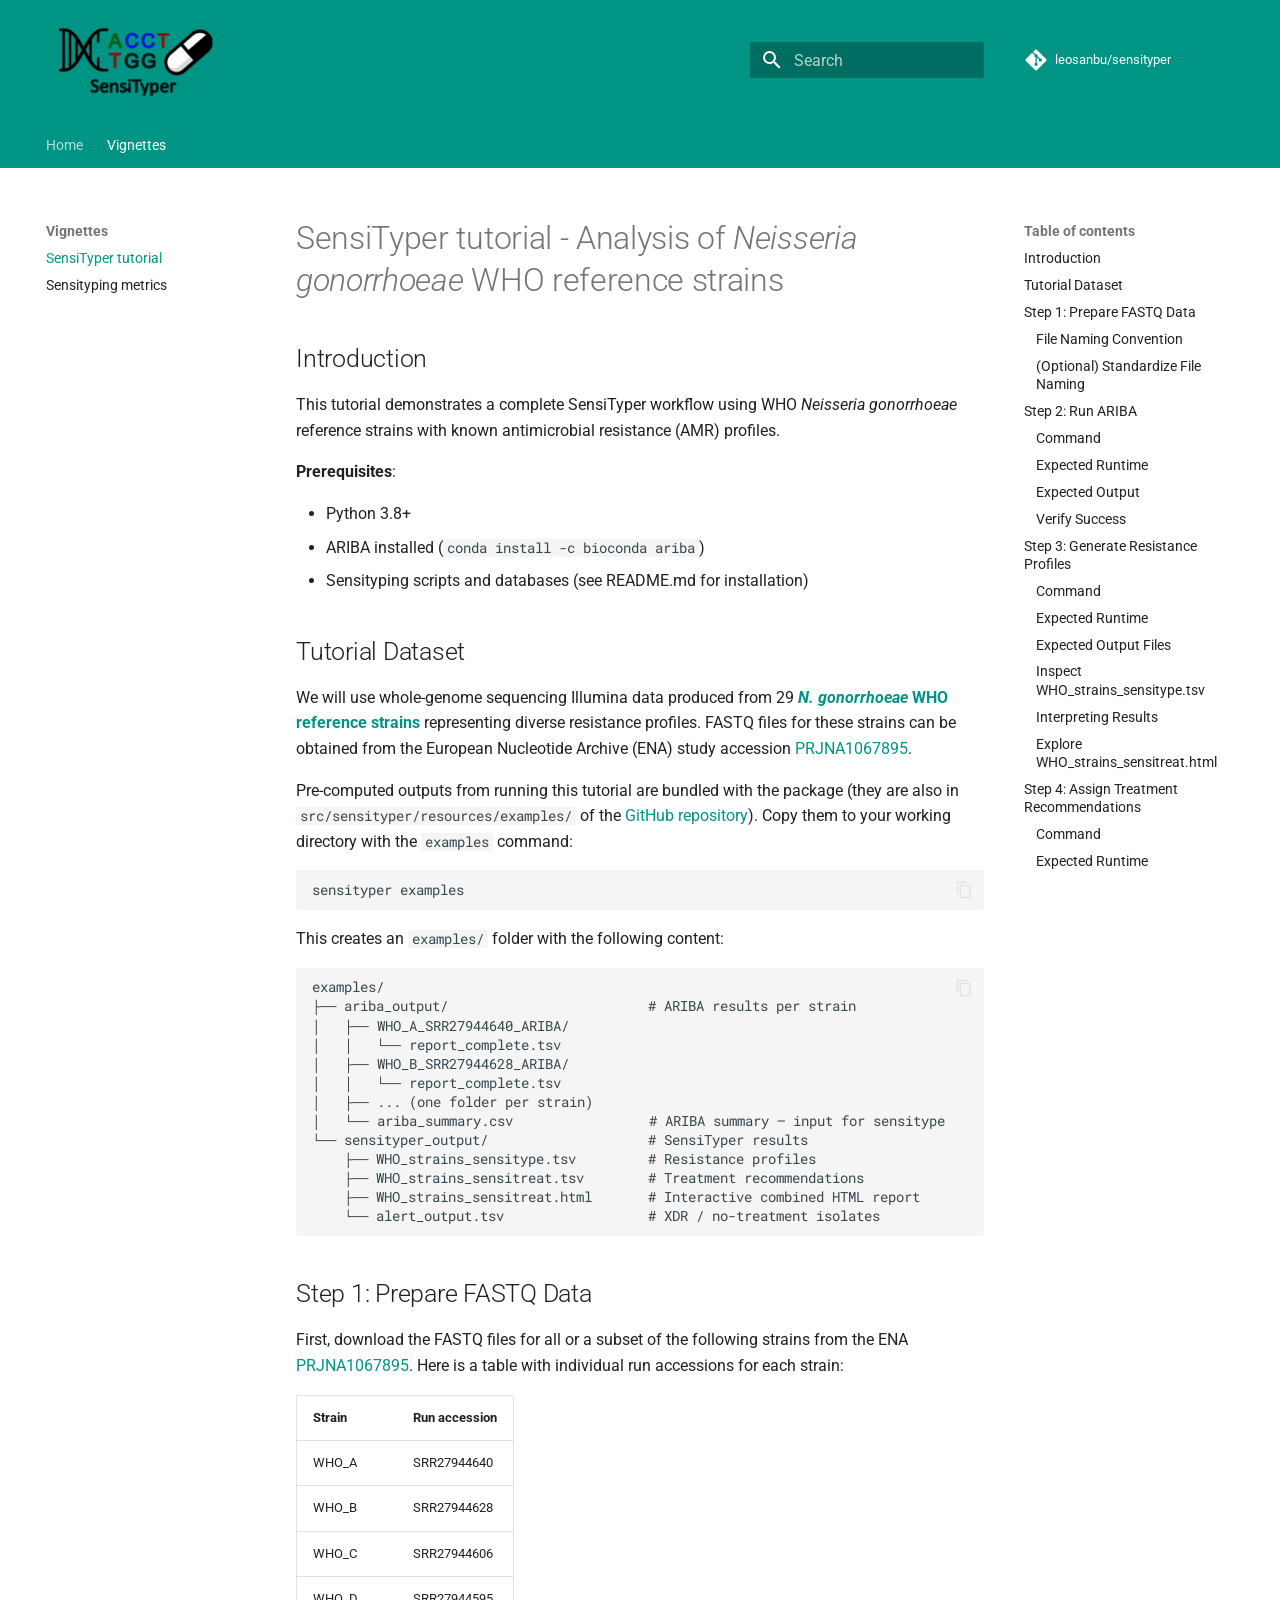
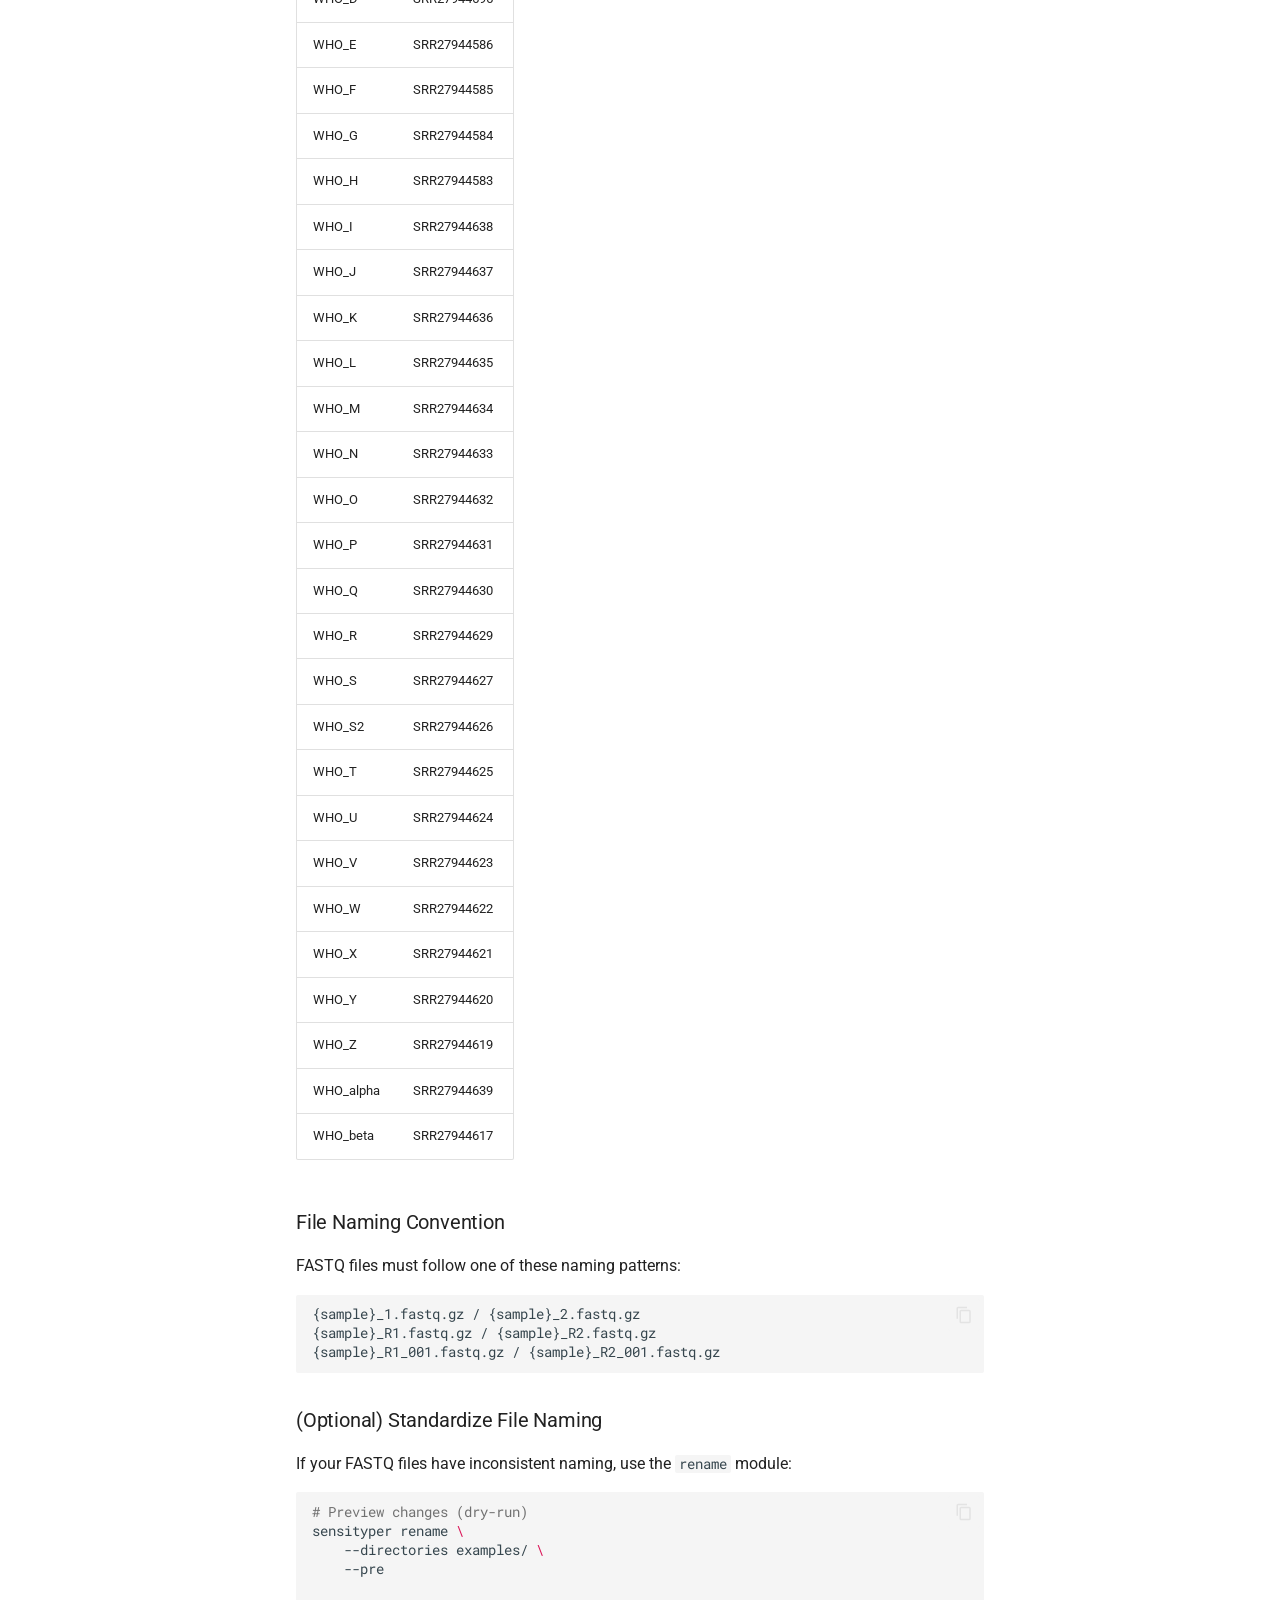
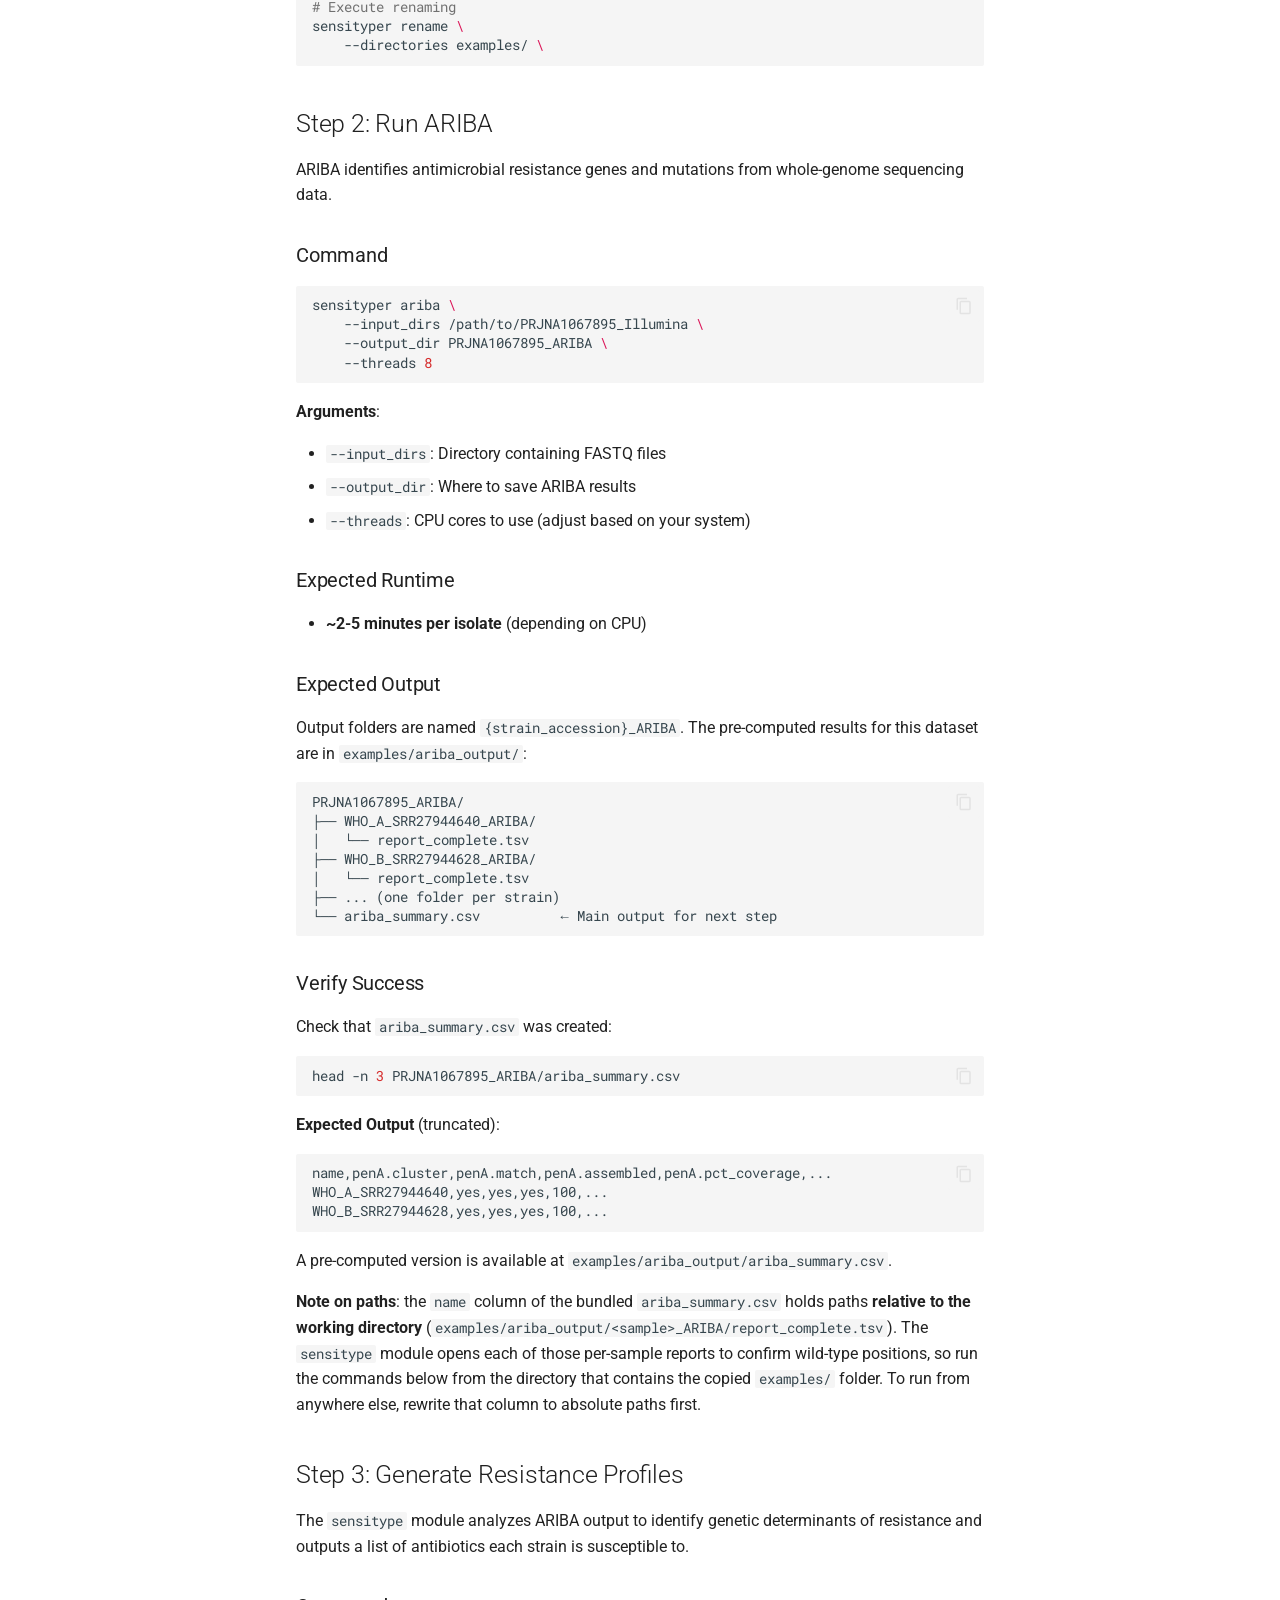
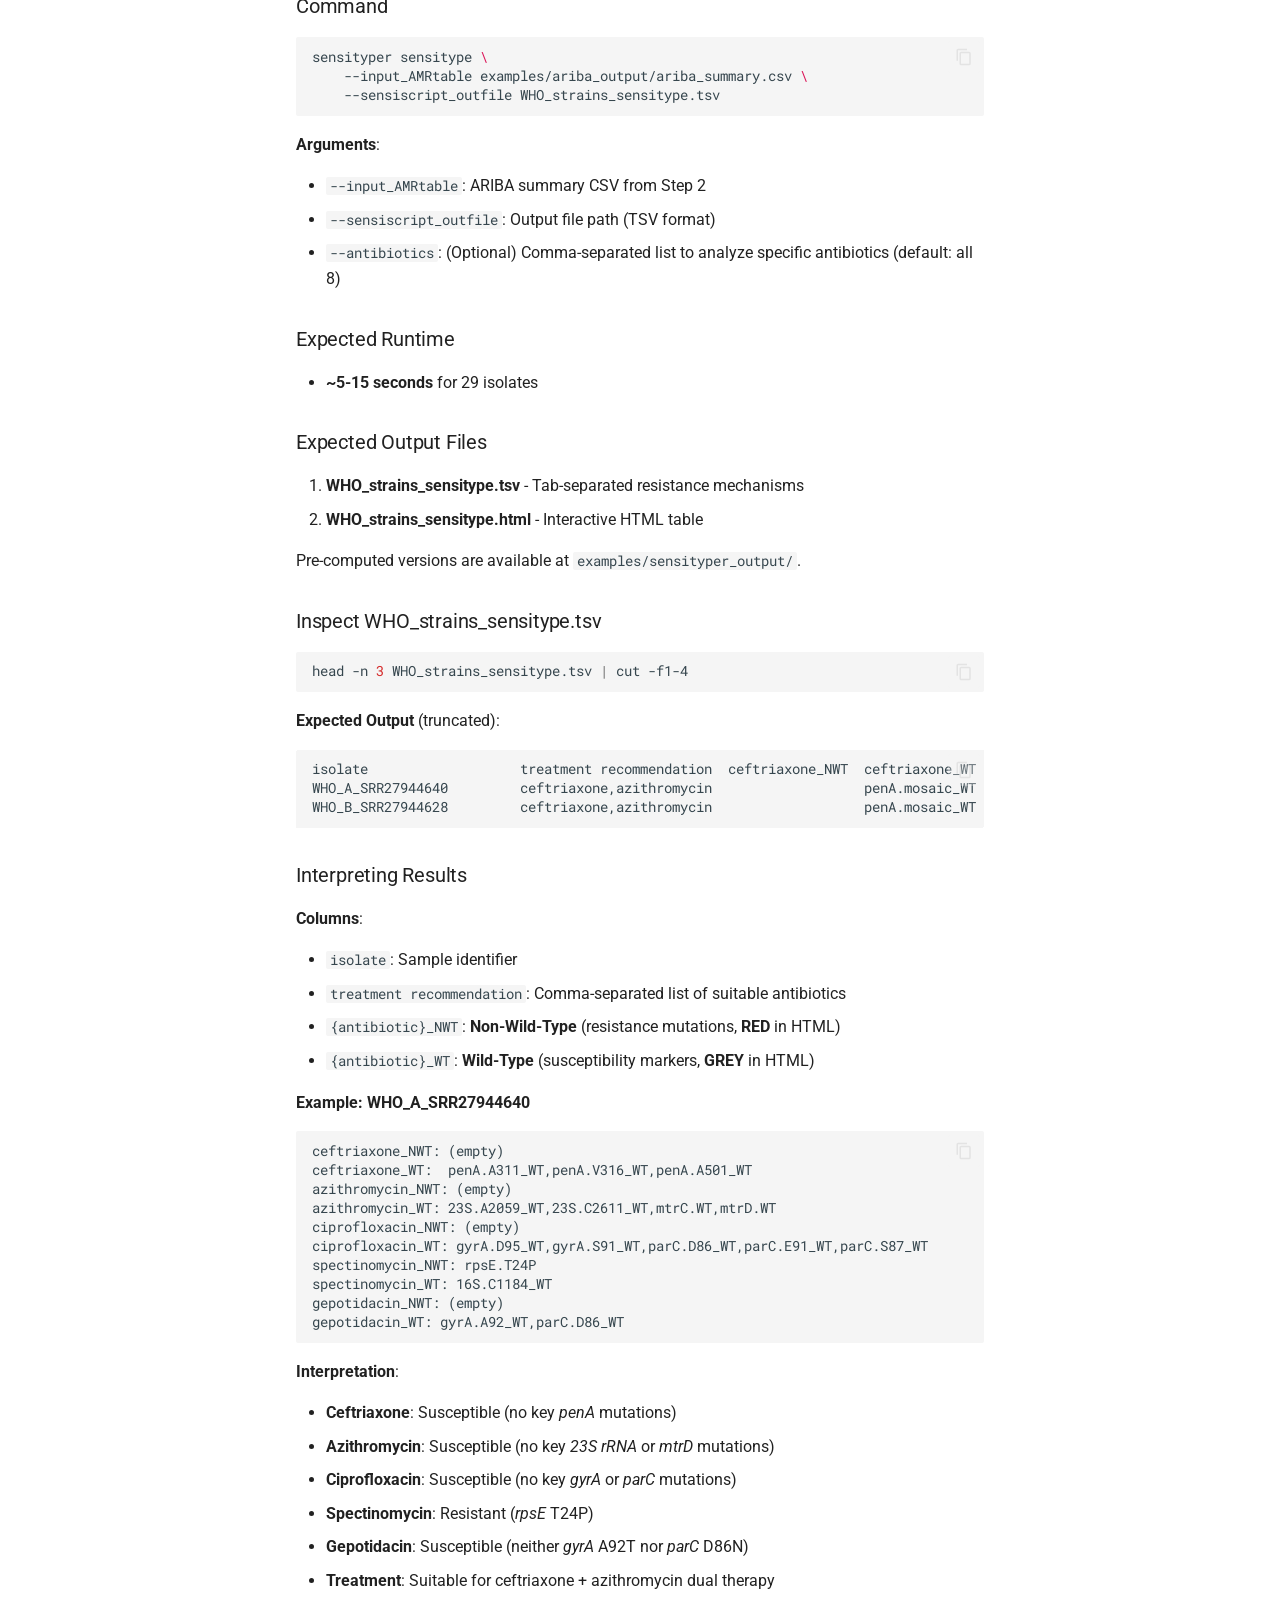
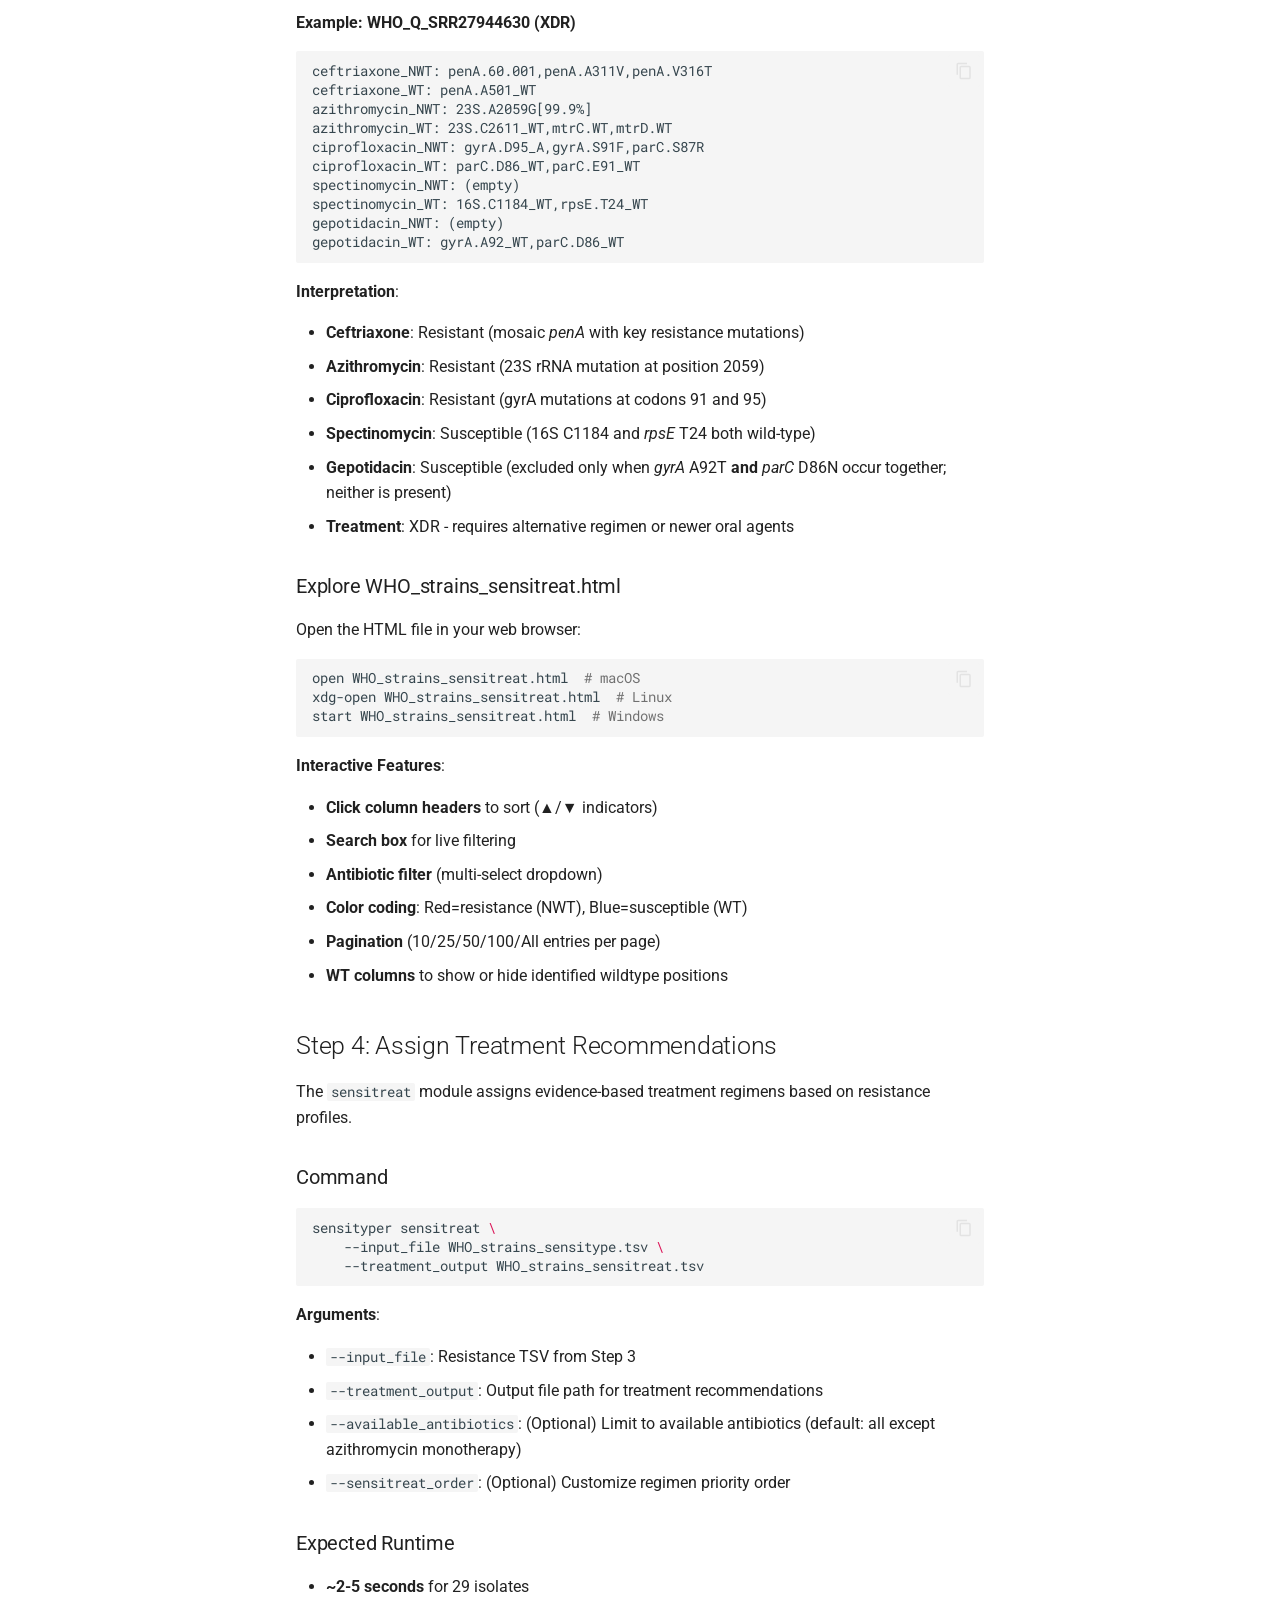
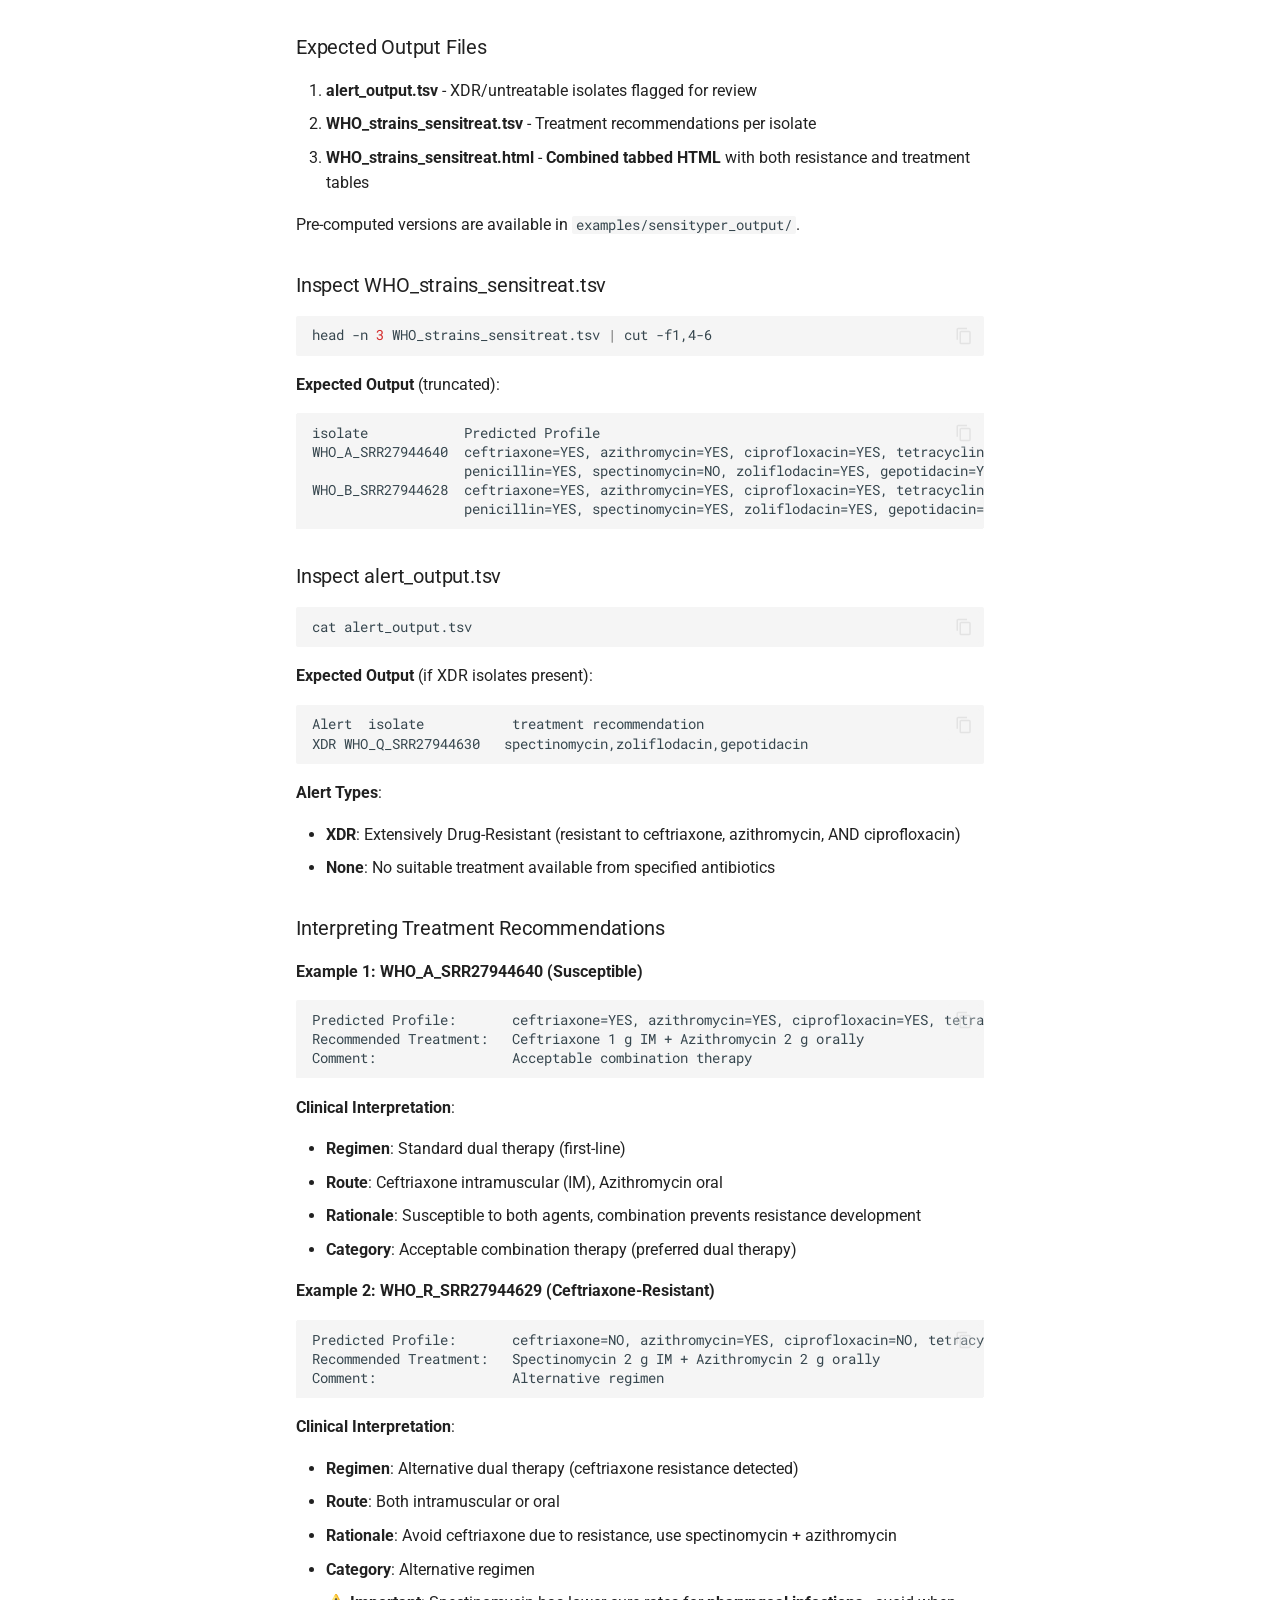
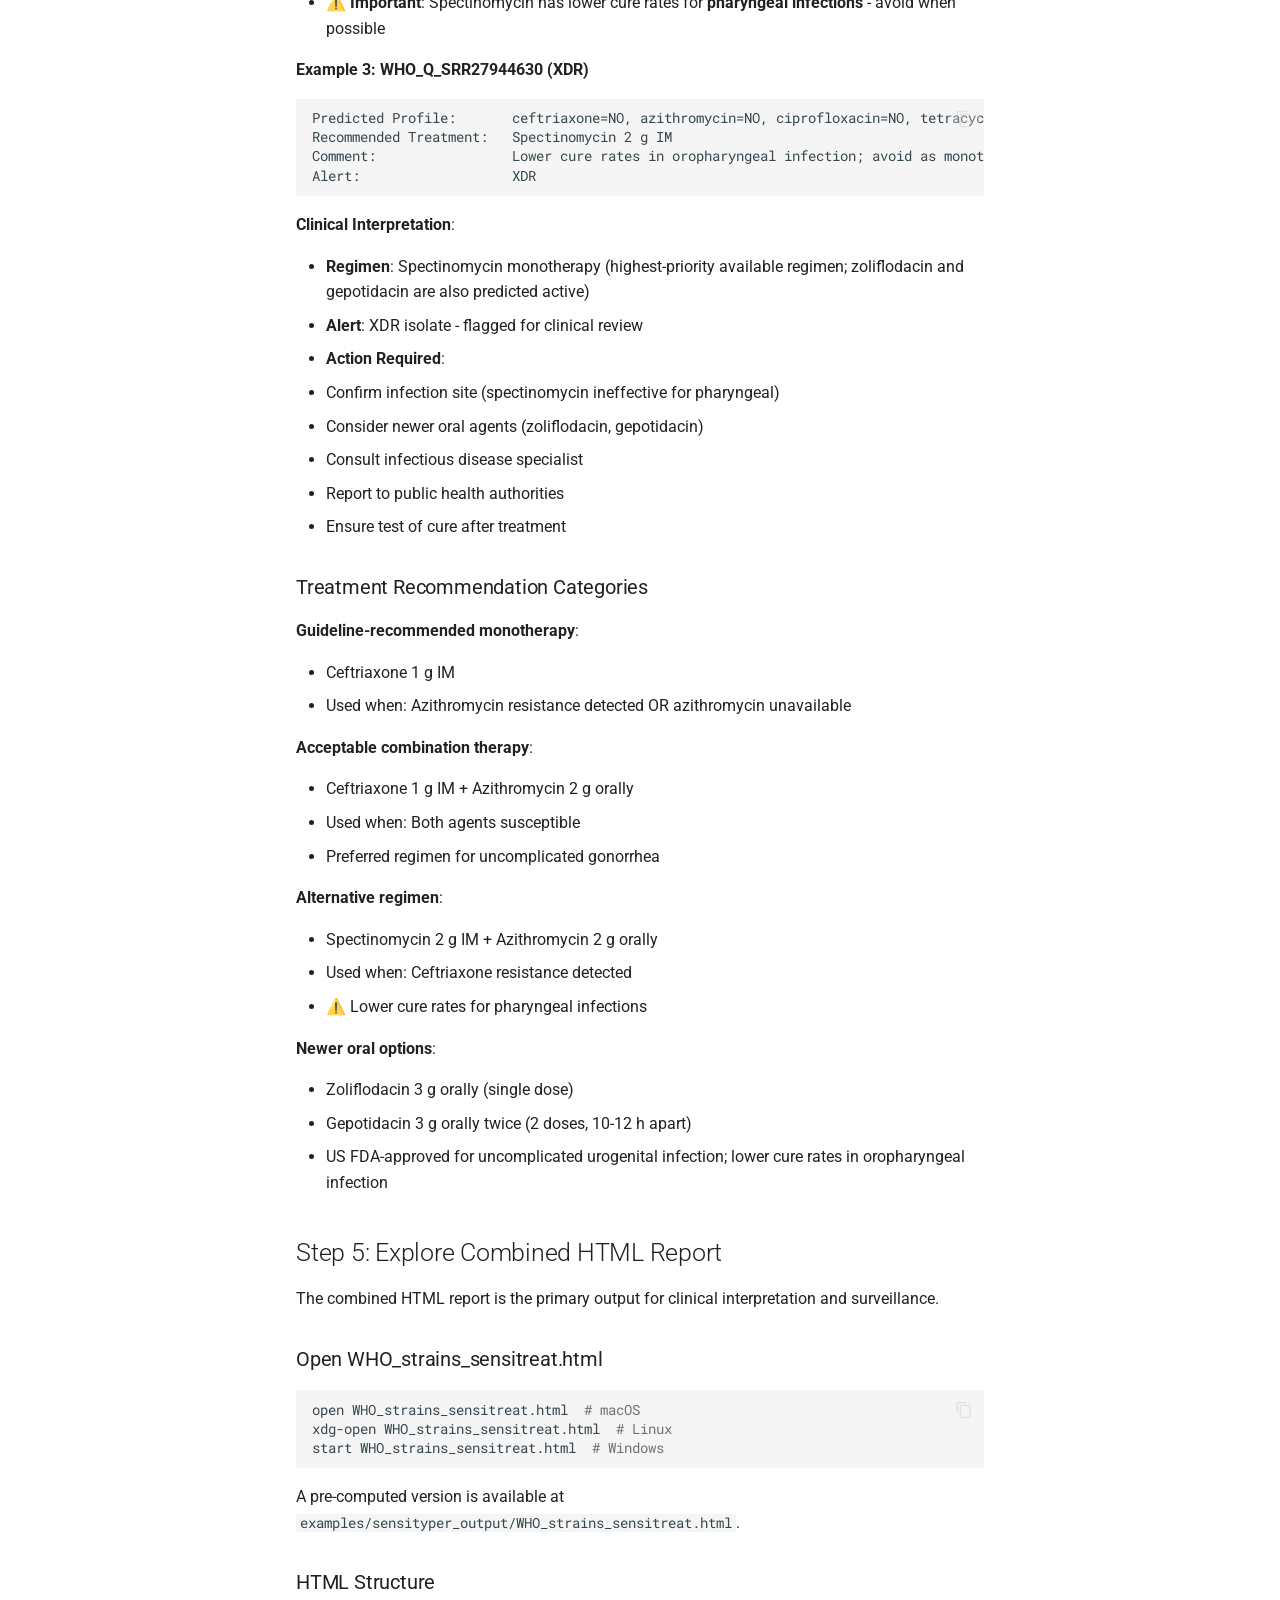
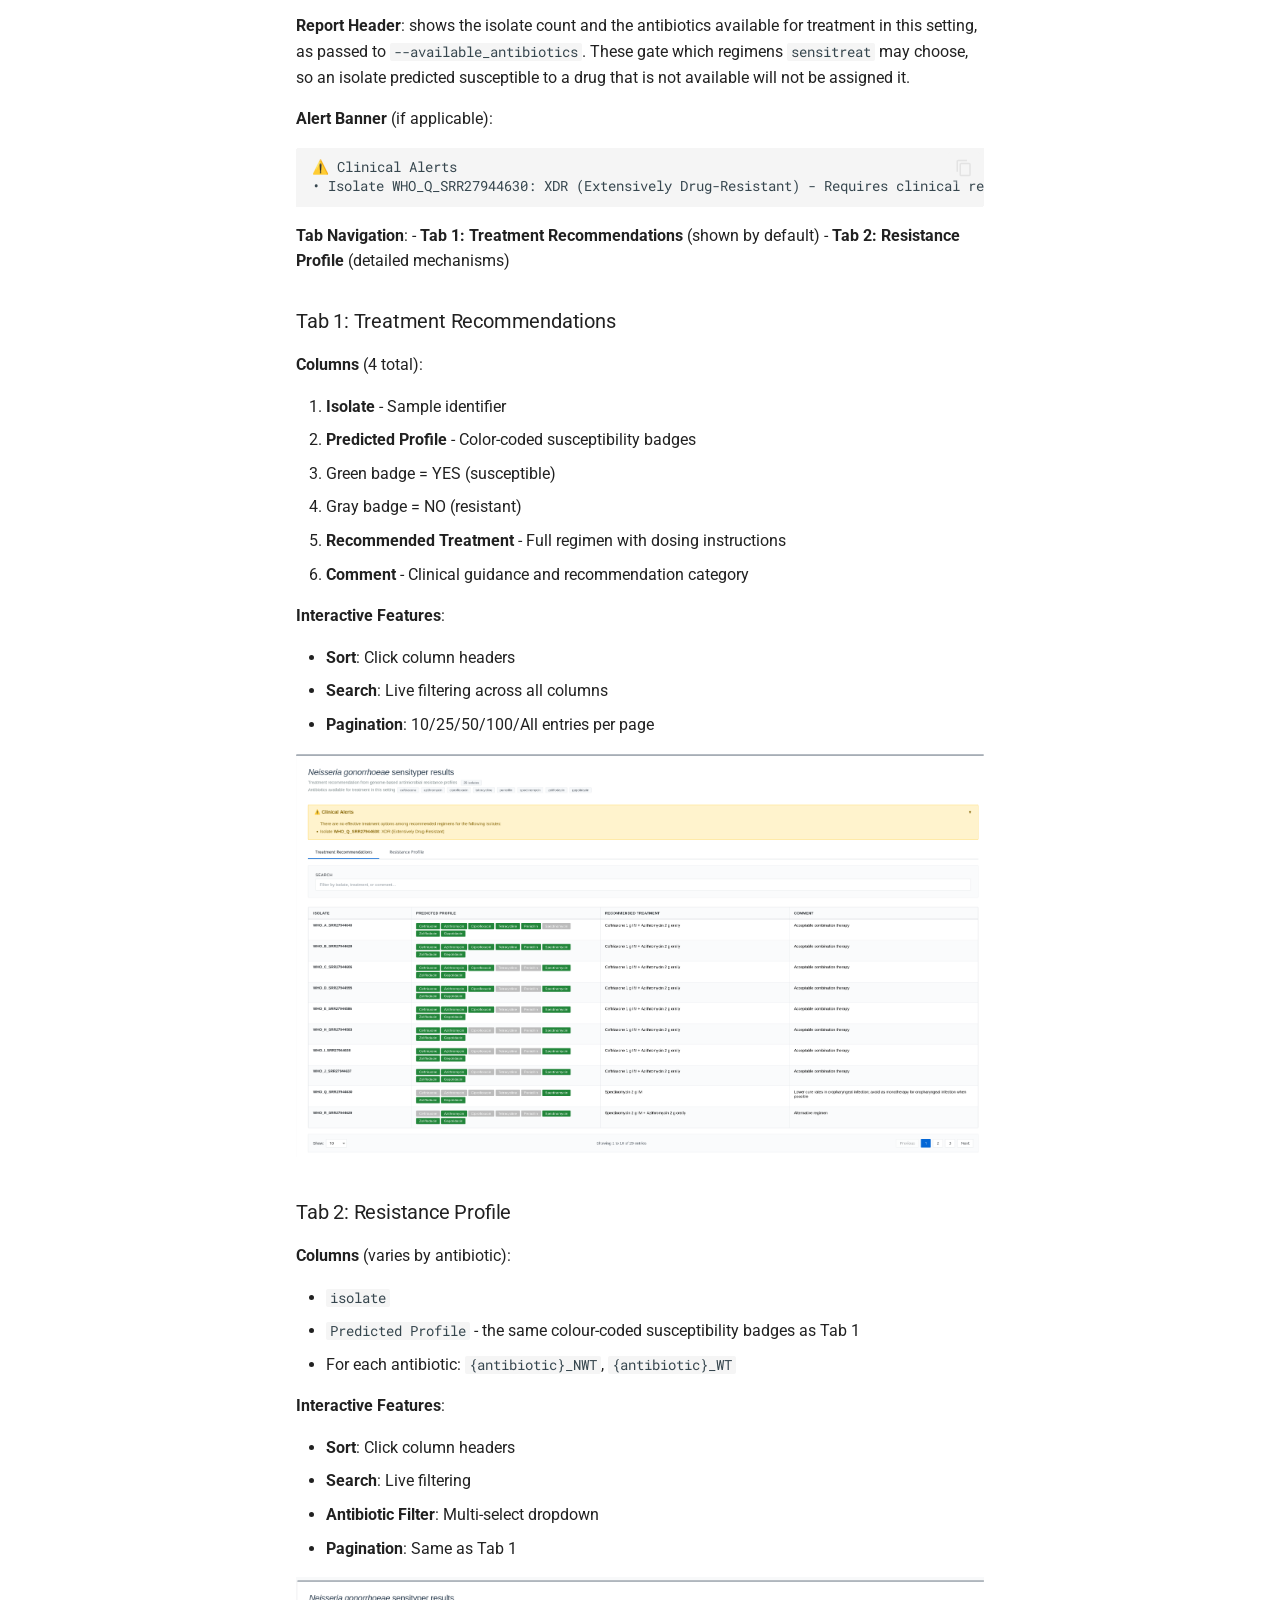
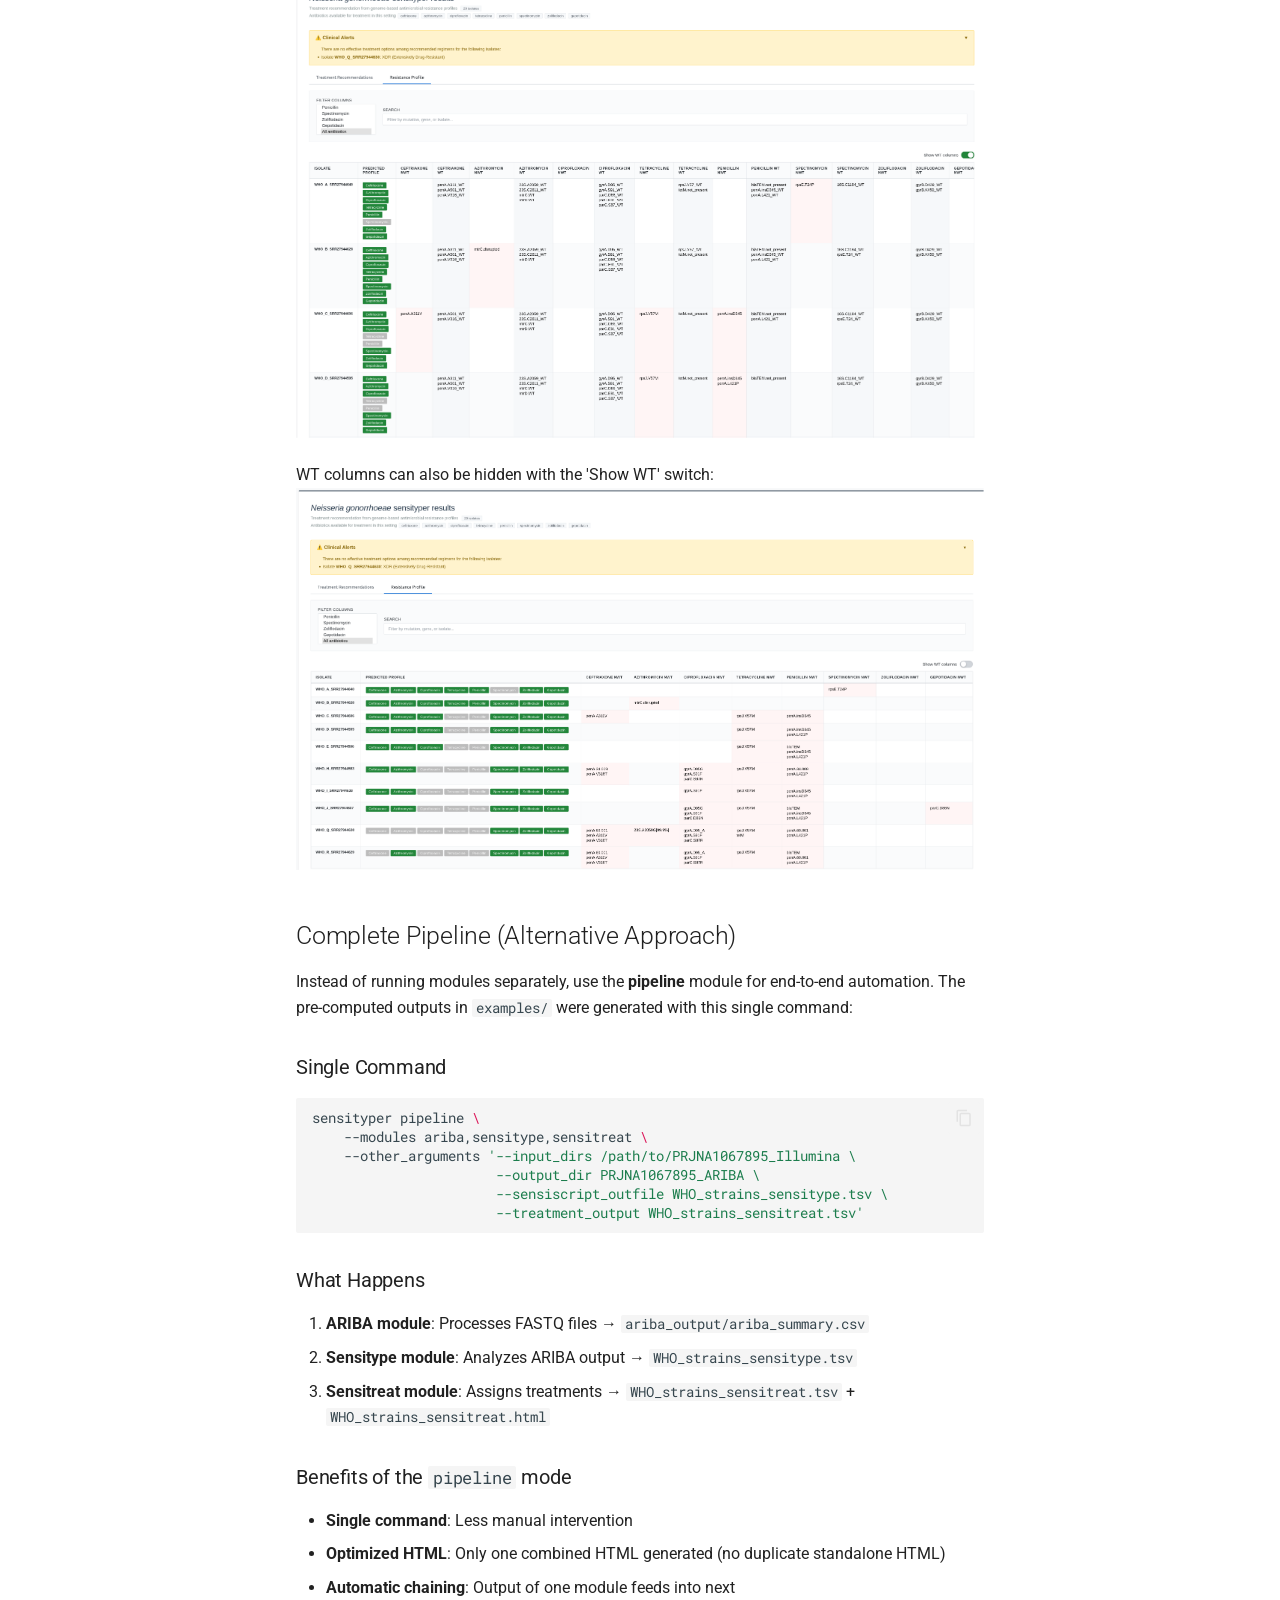
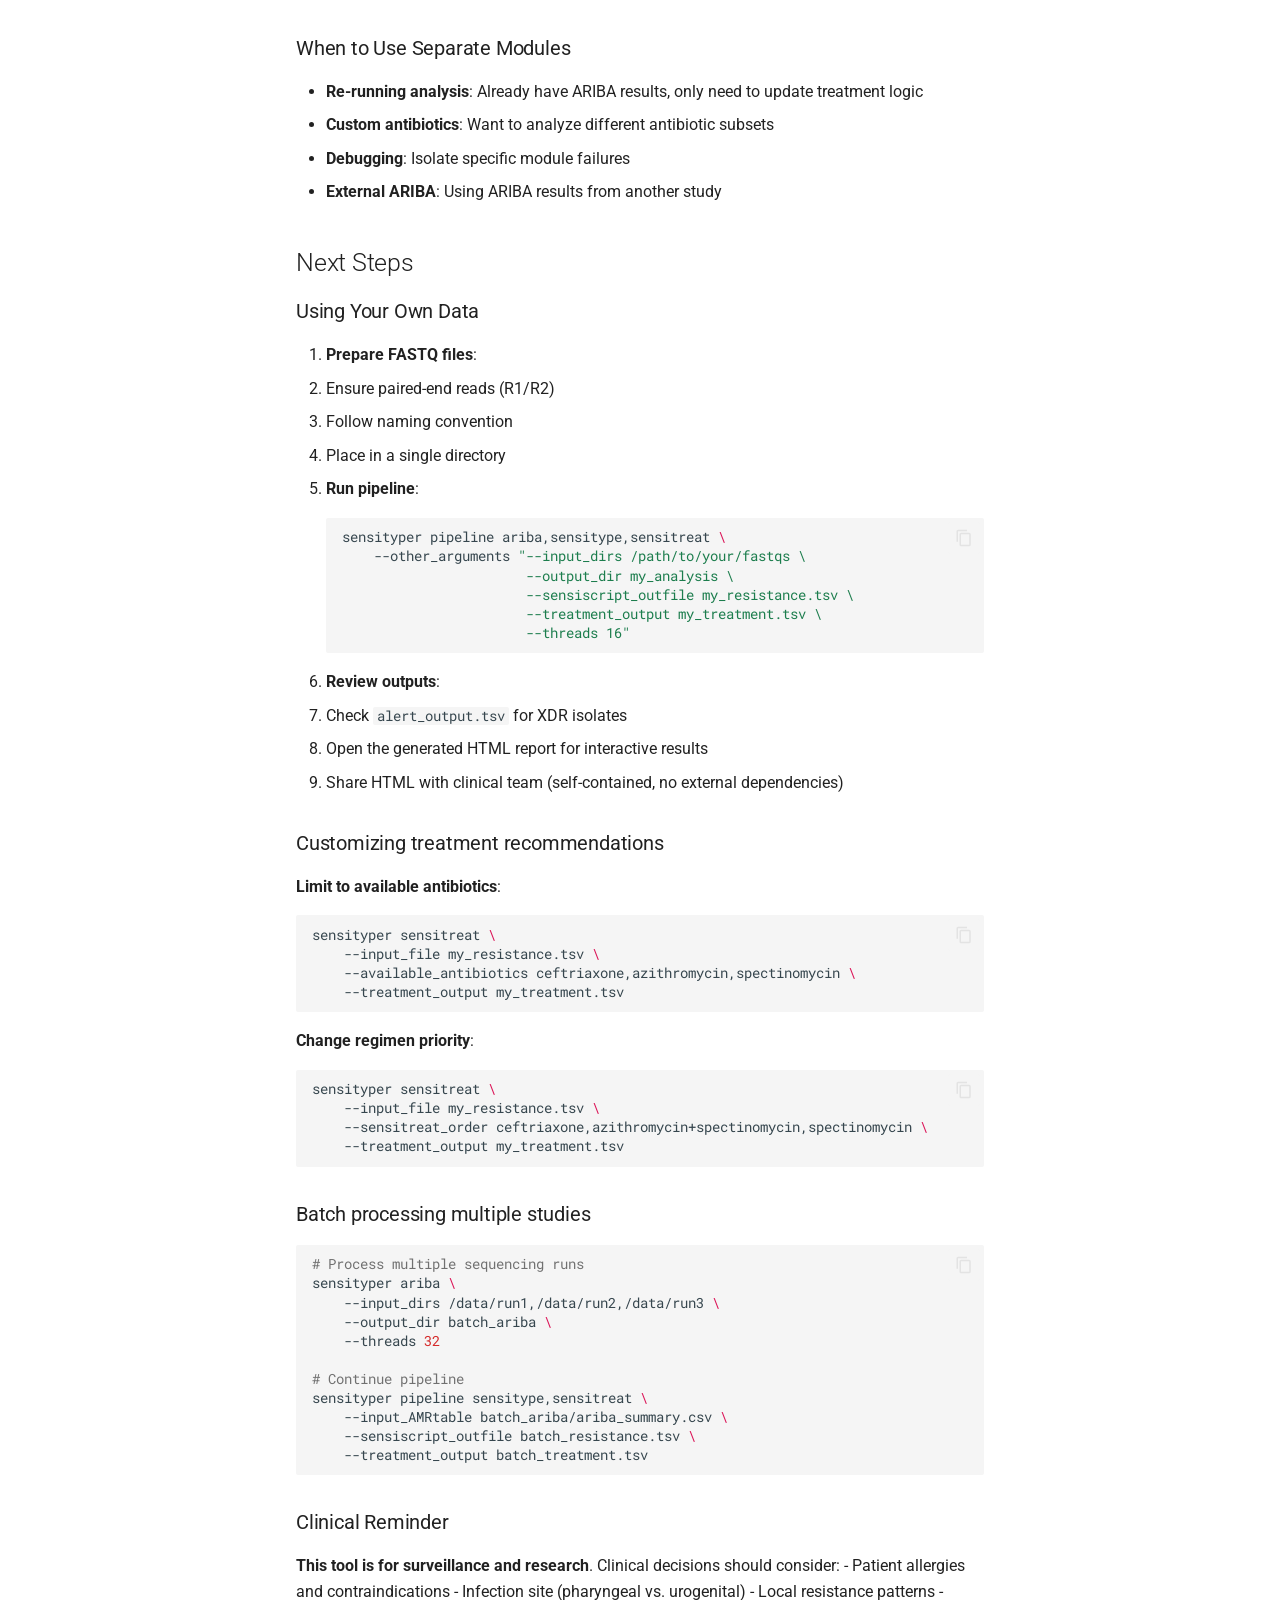
<file: who-vignette/index.html>
<!doctype html>
<html lang="en" class="no-js">
  <head>
    
      <meta charset="utf-8">
      <meta name="viewport" content="width=device-width,initial-scale=1">
      
        <meta name="description" content="Genomic Antimicrobial Susceptibility Prediction and Treatment Recommendation for Neisseria gonorrhoeae">
      
      
      
        <link rel="canonical" href="https://leosanbu.github.io/sensityper/who-vignette/">
      
      
        <link rel="prev" href="..">
      
      
        <link rel="next" href="../metrics/">
      
      
        
      
      
      <link rel="icon" href="../images/logo.png">
      <meta name="generator" content="mkdocs-1.6.1, mkdocs-material-9.7.7">
    
    
      
        <title>SensiTyper tutorial - SensiTyper</title>
      
    
    
      <link rel="stylesheet" href="../assets/stylesheets/main.ec1eaa64.min.css">
      
        
        <link rel="stylesheet" href="../assets/stylesheets/palette.ab4e12ef.min.css">
      
      


    
    
      
    
    
      
        
        
        <link rel="preconnect" href="https://fonts.gstatic.com" crossorigin>
        <link rel="stylesheet" href="https://fonts.googleapis.com/css?family=Roboto:300,300i,400,400i,700,700i%7CRoboto+Mono:400,400i,700,700i&display=fallback">
        <style>:root{--md-text-font:"Roboto";--md-code-font:"Roboto Mono"}</style>
      
    
    
      <link rel="stylesheet" href="../stylesheets/extra.css">
    
    <script>__md_scope=new URL("..",location),__md_hash=e=>[...e].reduce(((e,_)=>(e<<5)-e+_.charCodeAt(0)),0),__md_get=(e,_=localStorage,t=__md_scope)=>JSON.parse(_.getItem(t.pathname+"."+e)),__md_set=(e,_,t=localStorage,a=__md_scope)=>{try{t.setItem(a.pathname+"."+e,JSON.stringify(_))}catch(e){}}</script>
    
      

    
    
  </head>
  
  
    
    
    
    
    
    <body dir="ltr" data-md-color-scheme="default" data-md-color-primary="teal" data-md-color-accent="teal">
  
    
    <input class="md-toggle" data-md-toggle="drawer" type="checkbox" id="__drawer" autocomplete="off">
    <input class="md-toggle" data-md-toggle="search" type="checkbox" id="__search" autocomplete="off">
    <label class="md-overlay" for="__drawer"></label>
    <div data-md-component="skip">
      
        
        <a href="#sensityper-tutorial-analysis-of-neisseria-gonorrhoeae-who-reference-strains" class="md-skip">
          Skip to content
        </a>
      
    </div>
    <div data-md-component="announce">
      
    </div>
    
    
      

<header class="md-header" data-md-component="header">
  <nav class="md-header__inner md-grid" aria-label="Header">
    <a href=".." title="SensiTyper" class="md-header__button md-logo" aria-label="SensiTyper" data-md-component="logo">
      
  <img src="../images/logo.png" alt="logo">

    </a>
    <label class="md-header__button md-icon" for="__drawer">
      
      <svg xmlns="http://www.w3.org/2000/svg" viewBox="0 0 24 24"><path d="M3 6h18v2H3zm0 5h18v2H3zm0 5h18v2H3z"/></svg>
    </label>
    <div class="md-header__title" data-md-component="header-title">
      <div class="md-header__ellipsis">
        <div class="md-header__topic">
          <span class="md-ellipsis">
            SensiTyper
          </span>
        </div>
        <div class="md-header__topic" data-md-component="header-topic">
          <span class="md-ellipsis">
            
              SensiTyper tutorial
            
          </span>
        </div>
      </div>
    </div>
    
      
    
    
    
    
      
      
        <label class="md-header__button md-icon" for="__search">
          
          <svg xmlns="http://www.w3.org/2000/svg" viewBox="0 0 24 24"><path d="M9.5 3A6.5 6.5 0 0 1 16 9.5c0 1.61-.59 3.09-1.56 4.23l.27.27h.79l5 5-1.5 1.5-5-5v-.79l-.27-.27A6.52 6.52 0 0 1 9.5 16 6.5 6.5 0 0 1 3 9.5 6.5 6.5 0 0 1 9.5 3m0 2C7 5 5 7 5 9.5S7 14 9.5 14 14 12 14 9.5 12 5 9.5 5"/></svg>
        </label>
        <div class="md-search" data-md-component="search" role="dialog">
  <label class="md-search__overlay" for="__search"></label>
  <div class="md-search__inner" role="search">
    <form class="md-search__form" name="search">
      <input type="text" class="md-search__input" name="query" aria-label="Search" placeholder="Search" autocapitalize="off" autocorrect="off" autocomplete="off" spellcheck="false" data-md-component="search-query" required>
      <label class="md-search__icon md-icon" for="__search">
        
        <svg xmlns="http://www.w3.org/2000/svg" viewBox="0 0 24 24"><path d="M9.5 3A6.5 6.5 0 0 1 16 9.5c0 1.61-.59 3.09-1.56 4.23l.27.27h.79l5 5-1.5 1.5-5-5v-.79l-.27-.27A6.52 6.52 0 0 1 9.5 16 6.5 6.5 0 0 1 3 9.5 6.5 6.5 0 0 1 9.5 3m0 2C7 5 5 7 5 9.5S7 14 9.5 14 14 12 14 9.5 12 5 9.5 5"/></svg>
        
        <svg xmlns="http://www.w3.org/2000/svg" viewBox="0 0 24 24"><path d="M20 11v2H8l5.5 5.5-1.42 1.42L4.16 12l7.92-7.92L13.5 5.5 8 11z"/></svg>
      </label>
      <nav class="md-search__options" aria-label="Search">
        
        <button type="reset" class="md-search__icon md-icon" title="Clear" aria-label="Clear" tabindex="-1">
          
          <svg xmlns="http://www.w3.org/2000/svg" viewBox="0 0 24 24"><path d="M19 6.41 17.59 5 12 10.59 6.41 5 5 6.41 10.59 12 5 17.59 6.41 19 12 13.41 17.59 19 19 17.59 13.41 12z"/></svg>
        </button>
      </nav>
      
        <div class="md-search__suggest" data-md-component="search-suggest"></div>
      
    </form>
    <div class="md-search__output">
      <div class="md-search__scrollwrap" tabindex="0" data-md-scrollfix>
        <div class="md-search-result" data-md-component="search-result">
          <div class="md-search-result__meta">
            Initializing search
          </div>
          <ol class="md-search-result__list" role="presentation"></ol>
        </div>
      </div>
    </div>
  </div>
</div>
      
    
    
      <div class="md-header__source">
        <a href="https://github.com/leosanbu/sensityper" title="Go to repository" class="md-source" data-md-component="source">
  <div class="md-source__icon md-icon">
    
    <svg xmlns="http://www.w3.org/2000/svg" viewBox="0 0 448 512"><!--! Font Awesome Free 7.1.0 by @fontawesome - https://fontawesome.com License - https://fontawesome.com/license/free (Icons: CC BY 4.0, Fonts: SIL OFL 1.1, Code: MIT License) Copyright 2025 Fonticons, Inc.--><path d="M439.6 236.1 244 40.5c-5.4-5.5-12.8-8.5-20.4-8.5s-15 3-20.4 8.4L162.5 81l51.5 51.5c27.1-9.1 52.7 16.8 43.4 43.7l49.7 49.7c34.2-11.8 61.2 31 35.5 56.7-26.5 26.5-70.2-2.9-56-37.3L240.3 199v121.9c25.3 12.5 22.3 41.8 9.1 55-6.4 6.4-15.2 10.1-24.3 10.1s-17.8-3.6-24.3-10.1c-17.6-17.6-11.1-46.9 11.2-56v-123c-20.8-8.5-24.6-30.7-18.6-45L142.6 101 8.5 235.1C3 240.6 0 247.9 0 255.5s3 15 8.5 20.4l195.6 195.7c5.4 5.4 12.7 8.4 20.4 8.4s15-3 20.4-8.4l194.7-194.7c5.4-5.4 8.4-12.8 8.4-20.4s-3-15-8.4-20.4"/></svg>
  </div>
  <div class="md-source__repository">
    leosanbu/sensityper
  </div>
</a>
      </div>
    
  </nav>
  
</header>
    
    <div class="md-container" data-md-component="container">
      
      
        
          
            
<nav class="md-tabs" aria-label="Tabs" data-md-component="tabs">
  <div class="md-grid">
    <ul class="md-tabs__list">
      
        
  
  
  
  
    <li class="md-tabs__item">
      <a href=".." class="md-tabs__link">
        
  
  
    
  
  Home

      </a>
    </li>
  

      
        
  
  
  
    
  
  
    
    
      <li class="md-tabs__item md-tabs__item--active">
        <a href="./" class="md-tabs__link">
          
  
  
  Vignettes

        </a>
      </li>
    
  

      
    </ul>
  </div>
</nav>
          
        
      
      <main class="md-main" data-md-component="main">
        <div class="md-main__inner md-grid">
          
            
              
              <div class="md-sidebar md-sidebar--primary" data-md-component="sidebar" data-md-type="navigation" >
                <div class="md-sidebar__scrollwrap">
                  <div class="md-sidebar__inner">
                    


  


<nav class="md-nav md-nav--primary md-nav--lifted" aria-label="Navigation" data-md-level="0">
  <label class="md-nav__title" for="__drawer">
    <a href=".." title="SensiTyper" class="md-nav__button md-logo" aria-label="SensiTyper" data-md-component="logo">
      
  <img src="../images/logo.png" alt="logo">

    </a>
    SensiTyper
  </label>
  
    <div class="md-nav__source">
      <a href="https://github.com/leosanbu/sensityper" title="Go to repository" class="md-source" data-md-component="source">
  <div class="md-source__icon md-icon">
    
    <svg xmlns="http://www.w3.org/2000/svg" viewBox="0 0 448 512"><!--! Font Awesome Free 7.1.0 by @fontawesome - https://fontawesome.com License - https://fontawesome.com/license/free (Icons: CC BY 4.0, Fonts: SIL OFL 1.1, Code: MIT License) Copyright 2025 Fonticons, Inc.--><path d="M439.6 236.1 244 40.5c-5.4-5.5-12.8-8.5-20.4-8.5s-15 3-20.4 8.4L162.5 81l51.5 51.5c27.1-9.1 52.7 16.8 43.4 43.7l49.7 49.7c34.2-11.8 61.2 31 35.5 56.7-26.5 26.5-70.2-2.9-56-37.3L240.3 199v121.9c25.3 12.5 22.3 41.8 9.1 55-6.4 6.4-15.2 10.1-24.3 10.1s-17.8-3.6-24.3-10.1c-17.6-17.6-11.1-46.9 11.2-56v-123c-20.8-8.5-24.6-30.7-18.6-45L142.6 101 8.5 235.1C3 240.6 0 247.9 0 255.5s3 15 8.5 20.4l195.6 195.7c5.4 5.4 12.7 8.4 20.4 8.4s15-3 20.4-8.4l194.7-194.7c5.4-5.4 8.4-12.8 8.4-20.4s-3-15-8.4-20.4"/></svg>
  </div>
  <div class="md-source__repository">
    leosanbu/sensityper
  </div>
</a>
    </div>
  
  <ul class="md-nav__list" data-md-scrollfix>
    
      
      
  
  
  
  
    <li class="md-nav__item">
      <a href=".." class="md-nav__link">
        
  
  
  <span class="md-ellipsis">
    
  
    Home
  

    
  </span>
  
  

      </a>
    </li>
  

    
      
      
  
  
    
  
  
  
    
    
    
    
      
        
        
      
      
        
      
    
    
    <li class="md-nav__item md-nav__item--active md-nav__item--section md-nav__item--nested">
      
        
        
        <input class="md-nav__toggle md-toggle " type="checkbox" id="__nav_2" checked>
        
          
          <label class="md-nav__link" for="__nav_2" id="__nav_2_label" tabindex="">
            
  
  
  <span class="md-ellipsis">
    
  
    Vignettes
  

    
  </span>
  
  

            <span class="md-nav__icon md-icon"></span>
          </label>
        
        <nav class="md-nav" data-md-level="1" aria-labelledby="__nav_2_label" aria-expanded="true">
          <label class="md-nav__title" for="__nav_2">
            <span class="md-nav__icon md-icon"></span>
            
  
    Vignettes
  

          </label>
          <ul class="md-nav__list" data-md-scrollfix>
            
              
                
  
  
    
  
  
  
    <li class="md-nav__item md-nav__item--active">
      
      <input class="md-nav__toggle md-toggle" type="checkbox" id="__toc">
      
      
        
      
      
        <label class="md-nav__link md-nav__link--active" for="__toc">
          
  
  
  <span class="md-ellipsis">
    
  
    SensiTyper tutorial
  

    
  </span>
  
  

          <span class="md-nav__icon md-icon"></span>
        </label>
      
      <a href="./" class="md-nav__link md-nav__link--active">
        
  
  
  <span class="md-ellipsis">
    
  
    SensiTyper tutorial
  

    
  </span>
  
  

      </a>
      
        

<nav class="md-nav md-nav--secondary" aria-label="Table of contents">
  
  
  
    
  
  
    <label class="md-nav__title" for="__toc">
      <span class="md-nav__icon md-icon"></span>
      Table of contents
    </label>
    <ul class="md-nav__list" data-md-component="toc" data-md-scrollfix>
      
        <li class="md-nav__item">
  <a href="#introduction" class="md-nav__link">
    <span class="md-ellipsis">
      
        Introduction
      
    </span>
  </a>
  
</li>
      
        <li class="md-nav__item">
  <a href="#tutorial-dataset" class="md-nav__link">
    <span class="md-ellipsis">
      
        Tutorial Dataset
      
    </span>
  </a>
  
</li>
      
        <li class="md-nav__item">
  <a href="#step-1-prepare-fastq-data" class="md-nav__link">
    <span class="md-ellipsis">
      
        Step 1: Prepare FASTQ Data
      
    </span>
  </a>
  
    <nav class="md-nav" aria-label="Step 1: Prepare FASTQ Data">
      <ul class="md-nav__list">
        
          <li class="md-nav__item">
  <a href="#file-naming-convention" class="md-nav__link">
    <span class="md-ellipsis">
      
        File Naming Convention
      
    </span>
  </a>
  
</li>
        
          <li class="md-nav__item">
  <a href="#optional-standardize-file-naming" class="md-nav__link">
    <span class="md-ellipsis">
      
        (Optional) Standardize File Naming
      
    </span>
  </a>
  
</li>
        
      </ul>
    </nav>
  
</li>
      
        <li class="md-nav__item">
  <a href="#step-2-run-ariba" class="md-nav__link">
    <span class="md-ellipsis">
      
        Step 2: Run ARIBA
      
    </span>
  </a>
  
    <nav class="md-nav" aria-label="Step 2: Run ARIBA">
      <ul class="md-nav__list">
        
          <li class="md-nav__item">
  <a href="#command" class="md-nav__link">
    <span class="md-ellipsis">
      
        Command
      
    </span>
  </a>
  
</li>
        
          <li class="md-nav__item">
  <a href="#expected-runtime" class="md-nav__link">
    <span class="md-ellipsis">
      
        Expected Runtime
      
    </span>
  </a>
  
</li>
        
          <li class="md-nav__item">
  <a href="#expected-output" class="md-nav__link">
    <span class="md-ellipsis">
      
        Expected Output
      
    </span>
  </a>
  
</li>
        
          <li class="md-nav__item">
  <a href="#verify-success" class="md-nav__link">
    <span class="md-ellipsis">
      
        Verify Success
      
    </span>
  </a>
  
</li>
        
      </ul>
    </nav>
  
</li>
      
        <li class="md-nav__item">
  <a href="#step-3-generate-resistance-profiles" class="md-nav__link">
    <span class="md-ellipsis">
      
        Step 3: Generate Resistance Profiles
      
    </span>
  </a>
  
    <nav class="md-nav" aria-label="Step 3: Generate Resistance Profiles">
      <ul class="md-nav__list">
        
          <li class="md-nav__item">
  <a href="#command_1" class="md-nav__link">
    <span class="md-ellipsis">
      
        Command
      
    </span>
  </a>
  
</li>
        
          <li class="md-nav__item">
  <a href="#expected-runtime_1" class="md-nav__link">
    <span class="md-ellipsis">
      
        Expected Runtime
      
    </span>
  </a>
  
</li>
        
          <li class="md-nav__item">
  <a href="#expected-output-files" class="md-nav__link">
    <span class="md-ellipsis">
      
        Expected Output Files
      
    </span>
  </a>
  
</li>
        
          <li class="md-nav__item">
  <a href="#inspect-who_strains_sensitypetsv" class="md-nav__link">
    <span class="md-ellipsis">
      
        Inspect WHO_strains_sensitype.tsv
      
    </span>
  </a>
  
</li>
        
          <li class="md-nav__item">
  <a href="#interpreting-results" class="md-nav__link">
    <span class="md-ellipsis">
      
        Interpreting Results
      
    </span>
  </a>
  
</li>
        
          <li class="md-nav__item">
  <a href="#explore-who_strains_sensitreathtml" class="md-nav__link">
    <span class="md-ellipsis">
      
        Explore WHO_strains_sensitreat.html
      
    </span>
  </a>
  
</li>
        
      </ul>
    </nav>
  
</li>
      
        <li class="md-nav__item">
  <a href="#step-4-assign-treatment-recommendations" class="md-nav__link">
    <span class="md-ellipsis">
      
        Step 4: Assign Treatment Recommendations
      
    </span>
  </a>
  
    <nav class="md-nav" aria-label="Step 4: Assign Treatment Recommendations">
      <ul class="md-nav__list">
        
          <li class="md-nav__item">
  <a href="#command_2" class="md-nav__link">
    <span class="md-ellipsis">
      
        Command
      
    </span>
  </a>
  
</li>
        
          <li class="md-nav__item">
  <a href="#expected-runtime_2" class="md-nav__link">
    <span class="md-ellipsis">
      
        Expected Runtime
      
    </span>
  </a>
  
</li>
        
          <li class="md-nav__item">
  <a href="#expected-output-files_1" class="md-nav__link">
    <span class="md-ellipsis">
      
        Expected Output Files
      
    </span>
  </a>
  
</li>
        
          <li class="md-nav__item">
  <a href="#inspect-who_strains_sensitreattsv" class="md-nav__link">
    <span class="md-ellipsis">
      
        Inspect WHO_strains_sensitreat.tsv
      
    </span>
  </a>
  
</li>
        
          <li class="md-nav__item">
  <a href="#inspect-alert_outputtsv" class="md-nav__link">
    <span class="md-ellipsis">
      
        Inspect alert_output.tsv
      
    </span>
  </a>
  
</li>
        
          <li class="md-nav__item">
  <a href="#interpreting-treatment-recommendations" class="md-nav__link">
    <span class="md-ellipsis">
      
        Interpreting Treatment Recommendations
      
    </span>
  </a>
  
</li>
        
          <li class="md-nav__item">
  <a href="#treatment-recommendation-categories" class="md-nav__link">
    <span class="md-ellipsis">
      
        Treatment Recommendation Categories
      
    </span>
  </a>
  
</li>
        
      </ul>
    </nav>
  
</li>
      
        <li class="md-nav__item">
  <a href="#step-5-explore-combined-html-report" class="md-nav__link">
    <span class="md-ellipsis">
      
        Step 5: Explore Combined HTML Report
      
    </span>
  </a>
  
    <nav class="md-nav" aria-label="Step 5: Explore Combined HTML Report">
      <ul class="md-nav__list">
        
          <li class="md-nav__item">
  <a href="#open-who_strains_sensitreathtml" class="md-nav__link">
    <span class="md-ellipsis">
      
        Open WHO_strains_sensitreat.html
      
    </span>
  </a>
  
</li>
        
          <li class="md-nav__item">
  <a href="#html-structure" class="md-nav__link">
    <span class="md-ellipsis">
      
        HTML Structure
      
    </span>
  </a>
  
</li>
        
          <li class="md-nav__item">
  <a href="#tab-1-treatment-recommendations" class="md-nav__link">
    <span class="md-ellipsis">
      
        Tab 1: Treatment Recommendations
      
    </span>
  </a>
  
</li>
        
          <li class="md-nav__item">
  <a href="#tab-2-resistance-profile" class="md-nav__link">
    <span class="md-ellipsis">
      
        Tab 2: Resistance Profile
      
    </span>
  </a>
  
</li>
        
      </ul>
    </nav>
  
</li>
      
        <li class="md-nav__item">
  <a href="#complete-pipeline-alternative-approach" class="md-nav__link">
    <span class="md-ellipsis">
      
        Complete Pipeline (Alternative Approach)
      
    </span>
  </a>
  
    <nav class="md-nav" aria-label="Complete Pipeline (Alternative Approach)">
      <ul class="md-nav__list">
        
          <li class="md-nav__item">
  <a href="#single-command" class="md-nav__link">
    <span class="md-ellipsis">
      
        Single Command
      
    </span>
  </a>
  
</li>
        
          <li class="md-nav__item">
  <a href="#what-happens" class="md-nav__link">
    <span class="md-ellipsis">
      
        What Happens
      
    </span>
  </a>
  
</li>
        
          <li class="md-nav__item">
  <a href="#benefits-of-the-pipeline-mode" class="md-nav__link">
    <span class="md-ellipsis">
      
        Benefits of the pipeline mode
      
    </span>
  </a>
  
</li>
        
          <li class="md-nav__item">
  <a href="#when-to-use-separate-modules" class="md-nav__link">
    <span class="md-ellipsis">
      
        When to Use Separate Modules
      
    </span>
  </a>
  
</li>
        
      </ul>
    </nav>
  
</li>
      
        <li class="md-nav__item">
  <a href="#next-steps" class="md-nav__link">
    <span class="md-ellipsis">
      
        Next Steps
      
    </span>
  </a>
  
    <nav class="md-nav" aria-label="Next Steps">
      <ul class="md-nav__list">
        
          <li class="md-nav__item">
  <a href="#using-your-own-data" class="md-nav__link">
    <span class="md-ellipsis">
      
        Using Your Own Data
      
    </span>
  </a>
  
</li>
        
          <li class="md-nav__item">
  <a href="#customizing-treatment-recommendations" class="md-nav__link">
    <span class="md-ellipsis">
      
        Customizing treatment recommendations
      
    </span>
  </a>
  
</li>
        
          <li class="md-nav__item">
  <a href="#batch-processing-multiple-studies" class="md-nav__link">
    <span class="md-ellipsis">
      
        Batch processing multiple studies
      
    </span>
  </a>
  
</li>
        
          <li class="md-nav__item">
  <a href="#clinical-reminder" class="md-nav__link">
    <span class="md-ellipsis">
      
        Clinical Reminder
      
    </span>
  </a>
  
</li>
        
      </ul>
    </nav>
  
</li>
      
        <li class="md-nav__item">
  <a href="#additional-resources" class="md-nav__link">
    <span class="md-ellipsis">
      
        Additional Resources
      
    </span>
  </a>
  
</li>
      
        <li class="md-nav__item">
  <a href="#questions-or-issues" class="md-nav__link">
    <span class="md-ellipsis">
      
        Questions or Issues?
      
    </span>
  </a>
  
</li>
      
    </ul>
  
</nav>
      
    </li>
  

              
            
              
                
  
  
  
  
    <li class="md-nav__item">
      <a href="../metrics/" class="md-nav__link">
        
  
  
  <span class="md-ellipsis">
    
  
    Sensityping metrics
  

    
  </span>
  
  

      </a>
    </li>
  

              
            
          </ul>
        </nav>
      
    </li>
  

    
  </ul>
</nav>
                  </div>
                </div>
              </div>
            
            
              
              <div class="md-sidebar md-sidebar--secondary" data-md-component="sidebar" data-md-type="toc" >
                <div class="md-sidebar__scrollwrap">
                  <div class="md-sidebar__inner">
                    

<nav class="md-nav md-nav--secondary" aria-label="Table of contents">
  
  
  
    
  
  
    <label class="md-nav__title" for="__toc">
      <span class="md-nav__icon md-icon"></span>
      Table of contents
    </label>
    <ul class="md-nav__list" data-md-component="toc" data-md-scrollfix>
      
        <li class="md-nav__item">
  <a href="#introduction" class="md-nav__link">
    <span class="md-ellipsis">
      
        Introduction
      
    </span>
  </a>
  
</li>
      
        <li class="md-nav__item">
  <a href="#tutorial-dataset" class="md-nav__link">
    <span class="md-ellipsis">
      
        Tutorial Dataset
      
    </span>
  </a>
  
</li>
      
        <li class="md-nav__item">
  <a href="#step-1-prepare-fastq-data" class="md-nav__link">
    <span class="md-ellipsis">
      
        Step 1: Prepare FASTQ Data
      
    </span>
  </a>
  
    <nav class="md-nav" aria-label="Step 1: Prepare FASTQ Data">
      <ul class="md-nav__list">
        
          <li class="md-nav__item">
  <a href="#file-naming-convention" class="md-nav__link">
    <span class="md-ellipsis">
      
        File Naming Convention
      
    </span>
  </a>
  
</li>
        
          <li class="md-nav__item">
  <a href="#optional-standardize-file-naming" class="md-nav__link">
    <span class="md-ellipsis">
      
        (Optional) Standardize File Naming
      
    </span>
  </a>
  
</li>
        
      </ul>
    </nav>
  
</li>
      
        <li class="md-nav__item">
  <a href="#step-2-run-ariba" class="md-nav__link">
    <span class="md-ellipsis">
      
        Step 2: Run ARIBA
      
    </span>
  </a>
  
    <nav class="md-nav" aria-label="Step 2: Run ARIBA">
      <ul class="md-nav__list">
        
          <li class="md-nav__item">
  <a href="#command" class="md-nav__link">
    <span class="md-ellipsis">
      
        Command
      
    </span>
  </a>
  
</li>
        
          <li class="md-nav__item">
  <a href="#expected-runtime" class="md-nav__link">
    <span class="md-ellipsis">
      
        Expected Runtime
      
    </span>
  </a>
  
</li>
        
          <li class="md-nav__item">
  <a href="#expected-output" class="md-nav__link">
    <span class="md-ellipsis">
      
        Expected Output
      
    </span>
  </a>
  
</li>
        
          <li class="md-nav__item">
  <a href="#verify-success" class="md-nav__link">
    <span class="md-ellipsis">
      
        Verify Success
      
    </span>
  </a>
  
</li>
        
      </ul>
    </nav>
  
</li>
      
        <li class="md-nav__item">
  <a href="#step-3-generate-resistance-profiles" class="md-nav__link">
    <span class="md-ellipsis">
      
        Step 3: Generate Resistance Profiles
      
    </span>
  </a>
  
    <nav class="md-nav" aria-label="Step 3: Generate Resistance Profiles">
      <ul class="md-nav__list">
        
          <li class="md-nav__item">
  <a href="#command_1" class="md-nav__link">
    <span class="md-ellipsis">
      
        Command
      
    </span>
  </a>
  
</li>
        
          <li class="md-nav__item">
  <a href="#expected-runtime_1" class="md-nav__link">
    <span class="md-ellipsis">
      
        Expected Runtime
      
    </span>
  </a>
  
</li>
        
          <li class="md-nav__item">
  <a href="#expected-output-files" class="md-nav__link">
    <span class="md-ellipsis">
      
        Expected Output Files
      
    </span>
  </a>
  
</li>
        
          <li class="md-nav__item">
  <a href="#inspect-who_strains_sensitypetsv" class="md-nav__link">
    <span class="md-ellipsis">
      
        Inspect WHO_strains_sensitype.tsv
      
    </span>
  </a>
  
</li>
        
          <li class="md-nav__item">
  <a href="#interpreting-results" class="md-nav__link">
    <span class="md-ellipsis">
      
        Interpreting Results
      
    </span>
  </a>
  
</li>
        
          <li class="md-nav__item">
  <a href="#explore-who_strains_sensitreathtml" class="md-nav__link">
    <span class="md-ellipsis">
      
        Explore WHO_strains_sensitreat.html
      
    </span>
  </a>
  
</li>
        
      </ul>
    </nav>
  
</li>
      
        <li class="md-nav__item">
  <a href="#step-4-assign-treatment-recommendations" class="md-nav__link">
    <span class="md-ellipsis">
      
        Step 4: Assign Treatment Recommendations
      
    </span>
  </a>
  
    <nav class="md-nav" aria-label="Step 4: Assign Treatment Recommendations">
      <ul class="md-nav__list">
        
          <li class="md-nav__item">
  <a href="#command_2" class="md-nav__link">
    <span class="md-ellipsis">
      
        Command
      
    </span>
  </a>
  
</li>
        
          <li class="md-nav__item">
  <a href="#expected-runtime_2" class="md-nav__link">
    <span class="md-ellipsis">
      
        Expected Runtime
      
    </span>
  </a>
  
</li>
        
          <li class="md-nav__item">
  <a href="#expected-output-files_1" class="md-nav__link">
    <span class="md-ellipsis">
      
        Expected Output Files
      
    </span>
  </a>
  
</li>
        
          <li class="md-nav__item">
  <a href="#inspect-who_strains_sensitreattsv" class="md-nav__link">
    <span class="md-ellipsis">
      
        Inspect WHO_strains_sensitreat.tsv
      
    </span>
  </a>
  
</li>
        
          <li class="md-nav__item">
  <a href="#inspect-alert_outputtsv" class="md-nav__link">
    <span class="md-ellipsis">
      
        Inspect alert_output.tsv
      
    </span>
  </a>
  
</li>
        
          <li class="md-nav__item">
  <a href="#interpreting-treatment-recommendations" class="md-nav__link">
    <span class="md-ellipsis">
      
        Interpreting Treatment Recommendations
      
    </span>
  </a>
  
</li>
        
          <li class="md-nav__item">
  <a href="#treatment-recommendation-categories" class="md-nav__link">
    <span class="md-ellipsis">
      
        Treatment Recommendation Categories
      
    </span>
  </a>
  
</li>
        
      </ul>
    </nav>
  
</li>
      
        <li class="md-nav__item">
  <a href="#step-5-explore-combined-html-report" class="md-nav__link">
    <span class="md-ellipsis">
      
        Step 5: Explore Combined HTML Report
      
    </span>
  </a>
  
    <nav class="md-nav" aria-label="Step 5: Explore Combined HTML Report">
      <ul class="md-nav__list">
        
          <li class="md-nav__item">
  <a href="#open-who_strains_sensitreathtml" class="md-nav__link">
    <span class="md-ellipsis">
      
        Open WHO_strains_sensitreat.html
      
    </span>
  </a>
  
</li>
        
          <li class="md-nav__item">
  <a href="#html-structure" class="md-nav__link">
    <span class="md-ellipsis">
      
        HTML Structure
      
    </span>
  </a>
  
</li>
        
          <li class="md-nav__item">
  <a href="#tab-1-treatment-recommendations" class="md-nav__link">
    <span class="md-ellipsis">
      
        Tab 1: Treatment Recommendations
      
    </span>
  </a>
  
</li>
        
          <li class="md-nav__item">
  <a href="#tab-2-resistance-profile" class="md-nav__link">
    <span class="md-ellipsis">
      
        Tab 2: Resistance Profile
      
    </span>
  </a>
  
</li>
        
      </ul>
    </nav>
  
</li>
      
        <li class="md-nav__item">
  <a href="#complete-pipeline-alternative-approach" class="md-nav__link">
    <span class="md-ellipsis">
      
        Complete Pipeline (Alternative Approach)
      
    </span>
  </a>
  
    <nav class="md-nav" aria-label="Complete Pipeline (Alternative Approach)">
      <ul class="md-nav__list">
        
          <li class="md-nav__item">
  <a href="#single-command" class="md-nav__link">
    <span class="md-ellipsis">
      
        Single Command
      
    </span>
  </a>
  
</li>
        
          <li class="md-nav__item">
  <a href="#what-happens" class="md-nav__link">
    <span class="md-ellipsis">
      
        What Happens
      
    </span>
  </a>
  
</li>
        
          <li class="md-nav__item">
  <a href="#benefits-of-the-pipeline-mode" class="md-nav__link">
    <span class="md-ellipsis">
      
        Benefits of the pipeline mode
      
    </span>
  </a>
  
</li>
        
          <li class="md-nav__item">
  <a href="#when-to-use-separate-modules" class="md-nav__link">
    <span class="md-ellipsis">
      
        When to Use Separate Modules
      
    </span>
  </a>
  
</li>
        
      </ul>
    </nav>
  
</li>
      
        <li class="md-nav__item">
  <a href="#next-steps" class="md-nav__link">
    <span class="md-ellipsis">
      
        Next Steps
      
    </span>
  </a>
  
    <nav class="md-nav" aria-label="Next Steps">
      <ul class="md-nav__list">
        
          <li class="md-nav__item">
  <a href="#using-your-own-data" class="md-nav__link">
    <span class="md-ellipsis">
      
        Using Your Own Data
      
    </span>
  </a>
  
</li>
        
          <li class="md-nav__item">
  <a href="#customizing-treatment-recommendations" class="md-nav__link">
    <span class="md-ellipsis">
      
        Customizing treatment recommendations
      
    </span>
  </a>
  
</li>
        
          <li class="md-nav__item">
  <a href="#batch-processing-multiple-studies" class="md-nav__link">
    <span class="md-ellipsis">
      
        Batch processing multiple studies
      
    </span>
  </a>
  
</li>
        
          <li class="md-nav__item">
  <a href="#clinical-reminder" class="md-nav__link">
    <span class="md-ellipsis">
      
        Clinical Reminder
      
    </span>
  </a>
  
</li>
        
      </ul>
    </nav>
  
</li>
      
        <li class="md-nav__item">
  <a href="#additional-resources" class="md-nav__link">
    <span class="md-ellipsis">
      
        Additional Resources
      
    </span>
  </a>
  
</li>
      
        <li class="md-nav__item">
  <a href="#questions-or-issues" class="md-nav__link">
    <span class="md-ellipsis">
      
        Questions or Issues?
      
    </span>
  </a>
  
</li>
      
    </ul>
  
</nav>
                  </div>
                </div>
              </div>
            
          
          
            <div class="md-content" data-md-component="content">
              
              <article class="md-content__inner md-typeset">
                
                  


  
  


<h1 id="sensityper-tutorial-analysis-of-neisseria-gonorrhoeae-who-reference-strains">SensiTyper tutorial - Analysis of <em>Neisseria gonorrhoeae</em> WHO reference strains<a class="headerlink" href="#sensityper-tutorial-analysis-of-neisseria-gonorrhoeae-who-reference-strains" title="Permanent link">&para;</a></h1>
<h2 id="introduction">Introduction<a class="headerlink" href="#introduction" title="Permanent link">&para;</a></h2>
<p>This tutorial demonstrates a complete SensiTyper workflow using WHO <em>Neisseria gonorrhoeae</em> reference strains with known antimicrobial resistance (AMR) profiles.</p>
<p><strong>Prerequisites</strong>:</p>
<ul>
<li>Python 3.8+</li>
<li>ARIBA installed (<code>conda install -c bioconda ariba</code>)</li>
<li>Sensityping scripts and databases (see README.md for installation)</li>
</ul>
<h2 id="tutorial-dataset">Tutorial Dataset<a class="headerlink" href="#tutorial-dataset" title="Permanent link">&para;</a></h2>
<p>We will use whole-genome sequencing Illumina data produced from 29 <a href="https://doi.org/10.1093/jac/dkae176"><strong><em>N. gonorrhoeae</em> WHO reference strains</strong></a> representing diverse resistance profiles. FASTQ files for these strains can be obtained from the European Nucleotide Archive (ENA) study accession <a href="https://www.ebi.ac.uk/ena/browser/view/PRJNA1067895">PRJNA1067895</a>.</p>
<p>Pre-computed outputs from running this tutorial are bundled with the package (they are also in <code>src/sensityper/resources/examples/</code> of the <a href="https://github.com/leosanbu/sensityper">GitHub repository</a>). Copy them to your working directory with the <code>examples</code> command:</p>
<div class="highlight"><pre><span></span><code><a id="__codelineno-0-1" name="__codelineno-0-1" href="#__codelineno-0-1"></a>sensityper<span class="w"> </span>examples
</code></pre></div>
<p>This creates an <code>examples/</code> folder with the following content:</p>
<div class="highlight"><pre><span></span><code><a id="__codelineno-1-1" name="__codelineno-1-1" href="#__codelineno-1-1"></a>examples/
<a id="__codelineno-1-2" name="__codelineno-1-2" href="#__codelineno-1-2"></a>├── ariba_output/                         # ARIBA results per strain
<a id="__codelineno-1-3" name="__codelineno-1-3" href="#__codelineno-1-3"></a>│   ├── WHO_A_SRR27944640_ARIBA/
<a id="__codelineno-1-4" name="__codelineno-1-4" href="#__codelineno-1-4"></a>│   │   └── report_complete.tsv
<a id="__codelineno-1-5" name="__codelineno-1-5" href="#__codelineno-1-5"></a>│   ├── WHO_B_SRR27944628_ARIBA/
<a id="__codelineno-1-6" name="__codelineno-1-6" href="#__codelineno-1-6"></a>│   │   └── report_complete.tsv
<a id="__codelineno-1-7" name="__codelineno-1-7" href="#__codelineno-1-7"></a>│   ├── ... (one folder per strain)
<a id="__codelineno-1-8" name="__codelineno-1-8" href="#__codelineno-1-8"></a>│   └── ariba_summary.csv                 # ARIBA summary — input for sensitype
<a id="__codelineno-1-9" name="__codelineno-1-9" href="#__codelineno-1-9"></a>└── sensityper_output/                    # SensiTyper results
<a id="__codelineno-1-10" name="__codelineno-1-10" href="#__codelineno-1-10"></a>    ├── WHO_strains_sensitype.tsv         # Resistance profiles
<a id="__codelineno-1-11" name="__codelineno-1-11" href="#__codelineno-1-11"></a>    ├── WHO_strains_sensitreat.tsv        # Treatment recommendations
<a id="__codelineno-1-12" name="__codelineno-1-12" href="#__codelineno-1-12"></a>    ├── WHO_strains_sensitreat.html       # Interactive combined HTML report
<a id="__codelineno-1-13" name="__codelineno-1-13" href="#__codelineno-1-13"></a>    └── alert_output.tsv                  # XDR / no-treatment isolates
</code></pre></div>
<h2 id="step-1-prepare-fastq-data">Step 1: Prepare FASTQ Data<a class="headerlink" href="#step-1-prepare-fastq-data" title="Permanent link">&para;</a></h2>
<p>First, download the FASTQ files for all or a subset of the following strains from the ENA <a href="https://www.ebi.ac.uk/ena/browser/view/PRJNA1067895">PRJNA1067895</a>. Here is a table with individual run accessions for each strain:</p>
<table>
<thead>
<tr>
<th>Strain</th>
<th>Run accession</th>
</tr>
</thead>
<tbody>
<tr>
<td>WHO_A</td>
<td>SRR27944640</td>
</tr>
<tr>
<td>WHO_B</td>
<td>SRR27944628</td>
</tr>
<tr>
<td>WHO_C</td>
<td>SRR27944606</td>
</tr>
<tr>
<td>WHO_D</td>
<td>SRR27944595</td>
</tr>
<tr>
<td>WHO_E</td>
<td>SRR27944586</td>
</tr>
<tr>
<td>WHO_F</td>
<td>SRR27944585</td>
</tr>
<tr>
<td>WHO_G</td>
<td>SRR27944584</td>
</tr>
<tr>
<td>WHO_H</td>
<td>SRR27944583</td>
</tr>
<tr>
<td>WHO_I</td>
<td>SRR27944638</td>
</tr>
<tr>
<td>WHO_J</td>
<td>SRR27944637</td>
</tr>
<tr>
<td>WHO_K</td>
<td>SRR27944636</td>
</tr>
<tr>
<td>WHO_L</td>
<td>SRR27944635</td>
</tr>
<tr>
<td>WHO_M</td>
<td>SRR27944634</td>
</tr>
<tr>
<td>WHO_N</td>
<td>SRR27944633</td>
</tr>
<tr>
<td>WHO_O</td>
<td>SRR27944632</td>
</tr>
<tr>
<td>WHO_P</td>
<td>SRR27944631</td>
</tr>
<tr>
<td>WHO_Q</td>
<td>SRR27944630</td>
</tr>
<tr>
<td>WHO_R</td>
<td>SRR27944629</td>
</tr>
<tr>
<td>WHO_S</td>
<td>SRR27944627</td>
</tr>
<tr>
<td>WHO_S2</td>
<td>SRR27944626</td>
</tr>
<tr>
<td>WHO_T</td>
<td>SRR27944625</td>
</tr>
<tr>
<td>WHO_U</td>
<td>SRR27944624</td>
</tr>
<tr>
<td>WHO_V</td>
<td>SRR27944623</td>
</tr>
<tr>
<td>WHO_W</td>
<td>SRR27944622</td>
</tr>
<tr>
<td>WHO_X</td>
<td>SRR27944621</td>
</tr>
<tr>
<td>WHO_Y</td>
<td>SRR27944620</td>
</tr>
<tr>
<td>WHO_Z</td>
<td>SRR27944619</td>
</tr>
<tr>
<td>WHO_alpha</td>
<td>SRR27944639</td>
</tr>
<tr>
<td>WHO_beta</td>
<td>SRR27944617</td>
</tr>
</tbody>
</table>
<h3 id="file-naming-convention">File Naming Convention<a class="headerlink" href="#file-naming-convention" title="Permanent link">&para;</a></h3>
<p>FASTQ files must follow one of these naming patterns:</p>
<div class="highlight"><pre><span></span><code><a id="__codelineno-2-1" name="__codelineno-2-1" href="#__codelineno-2-1"></a>{sample}_1.fastq.gz / {sample}_2.fastq.gz
<a id="__codelineno-2-2" name="__codelineno-2-2" href="#__codelineno-2-2"></a>{sample}_R1.fastq.gz / {sample}_R2.fastq.gz
<a id="__codelineno-2-3" name="__codelineno-2-3" href="#__codelineno-2-3"></a>{sample}_R1_001.fastq.gz / {sample}_R2_001.fastq.gz
</code></pre></div>
<h3 id="optional-standardize-file-naming">(Optional) Standardize File Naming<a class="headerlink" href="#optional-standardize-file-naming" title="Permanent link">&para;</a></h3>
<p>If your FASTQ files have inconsistent naming, use the <code>rename</code> module:</p>
<div class="highlight"><pre><span></span><code><a id="__codelineno-3-1" name="__codelineno-3-1" href="#__codelineno-3-1"></a><span class="c1"># Preview changes (dry-run)</span>
<a id="__codelineno-3-2" name="__codelineno-3-2" href="#__codelineno-3-2"></a>sensityper<span class="w"> </span>rename<span class="w"> </span><span class="se">\</span>
<a id="__codelineno-3-3" name="__codelineno-3-3" href="#__codelineno-3-3"></a><span class="w">    </span>--directories<span class="w"> </span>examples/<span class="w"> </span><span class="se">\</span>
<a id="__codelineno-3-4" name="__codelineno-3-4" href="#__codelineno-3-4"></a><span class="w">    </span>--pre
<a id="__codelineno-3-5" name="__codelineno-3-5" href="#__codelineno-3-5"></a>
<a id="__codelineno-3-6" name="__codelineno-3-6" href="#__codelineno-3-6"></a><span class="c1"># Execute renaming</span>
<a id="__codelineno-3-7" name="__codelineno-3-7" href="#__codelineno-3-7"></a>sensityper<span class="w"> </span>rename<span class="w"> </span><span class="se">\</span>
<a id="__codelineno-3-8" name="__codelineno-3-8" href="#__codelineno-3-8"></a><span class="w">    </span>--directories<span class="w"> </span>examples/<span class="w"> </span><span class="se">\</span>
</code></pre></div>
<h2 id="step-2-run-ariba">Step 2: Run ARIBA<a class="headerlink" href="#step-2-run-ariba" title="Permanent link">&para;</a></h2>
<p>ARIBA identifies antimicrobial resistance genes and mutations from whole-genome sequencing data.</p>
<h3 id="command">Command<a class="headerlink" href="#command" title="Permanent link">&para;</a></h3>
<div class="highlight"><pre><span></span><code><a id="__codelineno-4-1" name="__codelineno-4-1" href="#__codelineno-4-1"></a>sensityper<span class="w"> </span>ariba<span class="w"> </span><span class="se">\</span>
<a id="__codelineno-4-2" name="__codelineno-4-2" href="#__codelineno-4-2"></a><span class="w">    </span>--input_dirs<span class="w"> </span>/path/to/PRJNA1067895_Illumina<span class="w"> </span><span class="se">\</span>
<a id="__codelineno-4-3" name="__codelineno-4-3" href="#__codelineno-4-3"></a><span class="w">    </span>--output_dir<span class="w"> </span>PRJNA1067895_ARIBA<span class="w"> </span><span class="se">\</span>
<a id="__codelineno-4-4" name="__codelineno-4-4" href="#__codelineno-4-4"></a><span class="w">    </span>--threads<span class="w"> </span><span class="m">8</span>
</code></pre></div>
<p><strong>Arguments</strong>:</p>
<ul>
<li><code>--input_dirs</code>: Directory containing FASTQ files</li>
<li><code>--output_dir</code>: Where to save ARIBA results</li>
<li><code>--threads</code>: CPU cores to use (adjust based on your system)</li>
</ul>
<h3 id="expected-runtime">Expected Runtime<a class="headerlink" href="#expected-runtime" title="Permanent link">&para;</a></h3>
<ul>
<li><strong>~2-5 minutes per isolate</strong> (depending on CPU)</li>
</ul>
<h3 id="expected-output">Expected Output<a class="headerlink" href="#expected-output" title="Permanent link">&para;</a></h3>
<p>Output folders are named <code>{strain_accession}_ARIBA</code>. The pre-computed results for this dataset are in <code>examples/ariba_output/</code>:</p>
<div class="highlight"><pre><span></span><code><a id="__codelineno-5-1" name="__codelineno-5-1" href="#__codelineno-5-1"></a>PRJNA1067895_ARIBA/
<a id="__codelineno-5-2" name="__codelineno-5-2" href="#__codelineno-5-2"></a>├── WHO_A_SRR27944640_ARIBA/
<a id="__codelineno-5-3" name="__codelineno-5-3" href="#__codelineno-5-3"></a>│   └── report_complete.tsv
<a id="__codelineno-5-4" name="__codelineno-5-4" href="#__codelineno-5-4"></a>├── WHO_B_SRR27944628_ARIBA/
<a id="__codelineno-5-5" name="__codelineno-5-5" href="#__codelineno-5-5"></a>│   └── report_complete.tsv
<a id="__codelineno-5-6" name="__codelineno-5-6" href="#__codelineno-5-6"></a>├── ... (one folder per strain)
<a id="__codelineno-5-7" name="__codelineno-5-7" href="#__codelineno-5-7"></a>└── ariba_summary.csv          ← Main output for next step
</code></pre></div>
<h3 id="verify-success">Verify Success<a class="headerlink" href="#verify-success" title="Permanent link">&para;</a></h3>
<p>Check that <code>ariba_summary.csv</code> was created:</p>
<div class="highlight"><pre><span></span><code><a id="__codelineno-6-1" name="__codelineno-6-1" href="#__codelineno-6-1"></a>head<span class="w"> </span>-n<span class="w"> </span><span class="m">3</span><span class="w"> </span>PRJNA1067895_ARIBA/ariba_summary.csv
</code></pre></div>
<p><strong>Expected Output</strong> (truncated):
<div class="highlight"><pre><span></span><code><a id="__codelineno-7-1" name="__codelineno-7-1" href="#__codelineno-7-1"></a>name,penA.cluster,penA.match,penA.assembled,penA.pct_coverage,...
<a id="__codelineno-7-2" name="__codelineno-7-2" href="#__codelineno-7-2"></a>WHO_A_SRR27944640,yes,yes,yes,100,...
<a id="__codelineno-7-3" name="__codelineno-7-3" href="#__codelineno-7-3"></a>WHO_B_SRR27944628,yes,yes,yes,100,...
</code></pre></div></p>
<p>A pre-computed version is available at <code>examples/ariba_output/ariba_summary.csv</code>.</p>
<p><strong>Note on paths</strong>: the <code>name</code> column of the bundled <code>ariba_summary.csv</code> holds paths <strong>relative to the working directory</strong> (<code>examples/ariba_output/&lt;sample&gt;_ARIBA/report_complete.tsv</code>). The <code>sensitype</code> module opens each of those per-sample reports to confirm wild-type positions, so run the commands below from the directory that contains the copied <code>examples/</code> folder. To run from anywhere else, rewrite that column to absolute paths first.</p>
<h2 id="step-3-generate-resistance-profiles">Step 3: Generate Resistance Profiles<a class="headerlink" href="#step-3-generate-resistance-profiles" title="Permanent link">&para;</a></h2>
<p>The <code>sensitype</code> module analyzes ARIBA output to identify genetic determinants of resistance and outputs a list of antibiotics each strain is susceptible to.</p>
<h3 id="command_1">Command<a class="headerlink" href="#command_1" title="Permanent link">&para;</a></h3>
<div class="highlight"><pre><span></span><code><a id="__codelineno-8-1" name="__codelineno-8-1" href="#__codelineno-8-1"></a>sensityper<span class="w"> </span>sensitype<span class="w"> </span><span class="se">\</span>
<a id="__codelineno-8-2" name="__codelineno-8-2" href="#__codelineno-8-2"></a><span class="w">    </span>--input_AMRtable<span class="w"> </span>examples/ariba_output/ariba_summary.csv<span class="w"> </span><span class="se">\</span>
<a id="__codelineno-8-3" name="__codelineno-8-3" href="#__codelineno-8-3"></a><span class="w">    </span>--sensiscript_outfile<span class="w"> </span>WHO_strains_sensitype.tsv
</code></pre></div>
<p><strong>Arguments</strong>:</p>
<ul>
<li><code>--input_AMRtable</code>: ARIBA summary CSV from Step 2</li>
<li><code>--sensiscript_outfile</code>: Output file path (TSV format)</li>
<li><code>--antibiotics</code>: (Optional) Comma-separated list to analyze specific antibiotics (default: all 8)</li>
</ul>
<h3 id="expected-runtime_1">Expected Runtime<a class="headerlink" href="#expected-runtime_1" title="Permanent link">&para;</a></h3>
<ul>
<li><strong>~5-15 seconds</strong> for 29 isolates</li>
</ul>
<h3 id="expected-output-files">Expected Output Files<a class="headerlink" href="#expected-output-files" title="Permanent link">&para;</a></h3>
<ol>
<li><strong>WHO_strains_sensitype.tsv</strong> - Tab-separated resistance mechanisms</li>
<li><strong>WHO_strains_sensitype.html</strong> - Interactive HTML table</li>
</ol>
<p>Pre-computed versions are available at <code>examples/sensityper_output/</code>.</p>
<h3 id="inspect-who_strains_sensitypetsv">Inspect WHO_strains_sensitype.tsv<a class="headerlink" href="#inspect-who_strains_sensitypetsv" title="Permanent link">&para;</a></h3>
<div class="highlight"><pre><span></span><code><a id="__codelineno-9-1" name="__codelineno-9-1" href="#__codelineno-9-1"></a>head<span class="w"> </span>-n<span class="w"> </span><span class="m">3</span><span class="w"> </span>WHO_strains_sensitype.tsv<span class="w"> </span><span class="p">|</span><span class="w"> </span>cut<span class="w"> </span>-f1-4
</code></pre></div>
<p><strong>Expected Output</strong> (truncated):
<div class="highlight"><pre><span></span><code><a id="__codelineno-10-1" name="__codelineno-10-1" href="#__codelineno-10-1"></a>isolate                   treatment recommendation  ceftriaxone_NWT  ceftriaxone_WT
<a id="__codelineno-10-2" name="__codelineno-10-2" href="#__codelineno-10-2"></a>WHO_A_SRR27944640         ceftriaxone,azithromycin                   penA.mosaic_WT
<a id="__codelineno-10-3" name="__codelineno-10-3" href="#__codelineno-10-3"></a>WHO_B_SRR27944628         ceftriaxone,azithromycin                   penA.mosaic_WT
</code></pre></div></p>
<h3 id="interpreting-results">Interpreting Results<a class="headerlink" href="#interpreting-results" title="Permanent link">&para;</a></h3>
<p><strong>Columns</strong>:</p>
<ul>
<li><code>isolate</code>: Sample identifier</li>
<li><code>treatment recommendation</code>: Comma-separated list of suitable antibiotics</li>
<li><code>{antibiotic}_NWT</code>: <strong>Non-Wild-Type</strong> (resistance mutations, <strong>RED</strong> in HTML)</li>
<li><code>{antibiotic}_WT</code>: <strong>Wild-Type</strong> (susceptibility markers, <strong>GREY</strong> in HTML)</li>
</ul>
<p><strong>Example: WHO_A_SRR27944640</strong>
<div class="highlight"><pre><span></span><code><a id="__codelineno-11-1" name="__codelineno-11-1" href="#__codelineno-11-1"></a>ceftriaxone_NWT: (empty)
<a id="__codelineno-11-2" name="__codelineno-11-2" href="#__codelineno-11-2"></a>ceftriaxone_WT:  penA.A311_WT,penA.V316_WT,penA.A501_WT
<a id="__codelineno-11-3" name="__codelineno-11-3" href="#__codelineno-11-3"></a>azithromycin_NWT: (empty)
<a id="__codelineno-11-4" name="__codelineno-11-4" href="#__codelineno-11-4"></a>azithromycin_WT: 23S.A2059_WT,23S.C2611_WT,mtrC.WT,mtrD.WT
<a id="__codelineno-11-5" name="__codelineno-11-5" href="#__codelineno-11-5"></a>ciprofloxacin_NWT: (empty)
<a id="__codelineno-11-6" name="__codelineno-11-6" href="#__codelineno-11-6"></a>ciprofloxacin_WT: gyrA.D95_WT,gyrA.S91_WT,parC.D86_WT,parC.E91_WT,parC.S87_WT
<a id="__codelineno-11-7" name="__codelineno-11-7" href="#__codelineno-11-7"></a>spectinomycin_NWT: rpsE.T24P
<a id="__codelineno-11-8" name="__codelineno-11-8" href="#__codelineno-11-8"></a>spectinomycin_WT: 16S.C1184_WT
<a id="__codelineno-11-9" name="__codelineno-11-9" href="#__codelineno-11-9"></a>gepotidacin_NWT: (empty)
<a id="__codelineno-11-10" name="__codelineno-11-10" href="#__codelineno-11-10"></a>gepotidacin_WT: gyrA.A92_WT,parC.D86_WT
</code></pre></div></p>
<p><strong>Interpretation</strong>:</p>
<ul>
<li><strong>Ceftriaxone</strong>: Susceptible (no key <em>penA</em> mutations)</li>
<li><strong>Azithromycin</strong>: Susceptible (no key <em>23S rRNA</em> or <em>mtrD</em> mutations)</li>
<li><strong>Ciprofloxacin</strong>: Susceptible (no key <em>gyrA</em> or <em>parC</em> mutations)</li>
<li><strong>Spectinomycin</strong>: Resistant (<em>rpsE</em> T24P)</li>
<li><strong>Gepotidacin</strong>: Susceptible (neither <em>gyrA</em> A92T nor <em>parC</em> D86N)</li>
<li><strong>Treatment</strong>: Suitable for ceftriaxone + azithromycin dual therapy</li>
</ul>
<p><strong>Example: WHO_Q_SRR27944630 (XDR)</strong>
<div class="highlight"><pre><span></span><code><a id="__codelineno-12-1" name="__codelineno-12-1" href="#__codelineno-12-1"></a>ceftriaxone_NWT: penA.60.001,penA.A311V,penA.V316T
<a id="__codelineno-12-2" name="__codelineno-12-2" href="#__codelineno-12-2"></a>ceftriaxone_WT: penA.A501_WT
<a id="__codelineno-12-3" name="__codelineno-12-3" href="#__codelineno-12-3"></a>azithromycin_NWT: 23S.A2059G[99.9%]
<a id="__codelineno-12-4" name="__codelineno-12-4" href="#__codelineno-12-4"></a>azithromycin_WT: 23S.C2611_WT,mtrC.WT,mtrD.WT
<a id="__codelineno-12-5" name="__codelineno-12-5" href="#__codelineno-12-5"></a>ciprofloxacin_NWT: gyrA.D95_A,gyrA.S91F,parC.S87R
<a id="__codelineno-12-6" name="__codelineno-12-6" href="#__codelineno-12-6"></a>ciprofloxacin_WT: parC.D86_WT,parC.E91_WT
<a id="__codelineno-12-7" name="__codelineno-12-7" href="#__codelineno-12-7"></a>spectinomycin_NWT: (empty)
<a id="__codelineno-12-8" name="__codelineno-12-8" href="#__codelineno-12-8"></a>spectinomycin_WT: 16S.C1184_WT,rpsE.T24_WT
<a id="__codelineno-12-9" name="__codelineno-12-9" href="#__codelineno-12-9"></a>gepotidacin_NWT: (empty)
<a id="__codelineno-12-10" name="__codelineno-12-10" href="#__codelineno-12-10"></a>gepotidacin_WT: gyrA.A92_WT,parC.D86_WT
</code></pre></div></p>
<p><strong>Interpretation</strong>:</p>
<ul>
<li><strong>Ceftriaxone</strong>: Resistant (mosaic <em>penA</em> with key resistance mutations)</li>
<li><strong>Azithromycin</strong>: Resistant (23S rRNA mutation at position 2059)</li>
<li><strong>Ciprofloxacin</strong>: Resistant (gyrA mutations at codons 91 and 95)</li>
<li><strong>Spectinomycin</strong>: Susceptible (16S C1184 and <em>rpsE</em> T24 both wild-type)</li>
<li><strong>Gepotidacin</strong>: Susceptible (excluded only when <em>gyrA</em> A92T <strong>and</strong> <em>parC</em> D86N occur together; neither is present)</li>
<li><strong>Treatment</strong>: XDR - requires alternative regimen or newer oral agents</li>
</ul>
<h3 id="explore-who_strains_sensitreathtml">Explore WHO_strains_sensitreat.html<a class="headerlink" href="#explore-who_strains_sensitreathtml" title="Permanent link">&para;</a></h3>
<p>Open the HTML file in your web browser:</p>
<div class="highlight"><pre><span></span><code><a id="__codelineno-13-1" name="__codelineno-13-1" href="#__codelineno-13-1"></a>open<span class="w"> </span>WHO_strains_sensitreat.html<span class="w">  </span><span class="c1"># macOS</span>
<a id="__codelineno-13-2" name="__codelineno-13-2" href="#__codelineno-13-2"></a>xdg-open<span class="w"> </span>WHO_strains_sensitreat.html<span class="w">  </span><span class="c1"># Linux</span>
<a id="__codelineno-13-3" name="__codelineno-13-3" href="#__codelineno-13-3"></a>start<span class="w"> </span>WHO_strains_sensitreat.html<span class="w">  </span><span class="c1"># Windows</span>
</code></pre></div>
<p><strong>Interactive Features</strong>:</p>
<ul>
<li><strong>Click column headers</strong> to sort (▲/▼ indicators)</li>
<li><strong>Search box</strong> for live filtering</li>
<li><strong>Antibiotic filter</strong> (multi-select dropdown)</li>
<li><strong>Color coding</strong>: Red=resistance (NWT), Blue=susceptible (WT)</li>
<li><strong>Pagination</strong> (10/25/50/100/All entries per page)</li>
<li><strong>WT columns</strong> to show or hide identified wildtype positions</li>
</ul>
<h2 id="step-4-assign-treatment-recommendations">Step 4: Assign Treatment Recommendations<a class="headerlink" href="#step-4-assign-treatment-recommendations" title="Permanent link">&para;</a></h2>
<p>The <code>sensitreat</code> module assigns evidence-based treatment regimens based on resistance profiles.</p>
<h3 id="command_2">Command<a class="headerlink" href="#command_2" title="Permanent link">&para;</a></h3>
<div class="highlight"><pre><span></span><code><a id="__codelineno-14-1" name="__codelineno-14-1" href="#__codelineno-14-1"></a>sensityper<span class="w"> </span>sensitreat<span class="w"> </span><span class="se">\</span>
<a id="__codelineno-14-2" name="__codelineno-14-2" href="#__codelineno-14-2"></a><span class="w">    </span>--input_file<span class="w"> </span>WHO_strains_sensitype.tsv<span class="w"> </span><span class="se">\</span>
<a id="__codelineno-14-3" name="__codelineno-14-3" href="#__codelineno-14-3"></a><span class="w">    </span>--treatment_output<span class="w"> </span>WHO_strains_sensitreat.tsv
</code></pre></div>
<p><strong>Arguments</strong>:</p>
<ul>
<li><code>--input_file</code>: Resistance TSV from Step 3</li>
<li><code>--treatment_output</code>: Output file path for treatment recommendations</li>
<li><code>--available_antibiotics</code>: (Optional) Limit to available antibiotics (default: all except azithromycin monotherapy)</li>
<li><code>--sensitreat_order</code>: (Optional) Customize regimen priority order</li>
</ul>
<h3 id="expected-runtime_2">Expected Runtime<a class="headerlink" href="#expected-runtime_2" title="Permanent link">&para;</a></h3>
<ul>
<li><strong>~2-5 seconds</strong> for 29 isolates</li>
</ul>
<h3 id="expected-output-files_1">Expected Output Files<a class="headerlink" href="#expected-output-files_1" title="Permanent link">&para;</a></h3>
<ol>
<li><strong>alert_output.tsv</strong> - XDR/untreatable isolates flagged for review</li>
<li><strong>WHO_strains_sensitreat.tsv</strong> - Treatment recommendations per isolate</li>
<li><strong>WHO_strains_sensitreat.html</strong> - <strong>Combined tabbed HTML</strong> with both resistance and treatment tables</li>
</ol>
<p>Pre-computed versions are available in <code>examples/sensityper_output/</code>.</p>
<h3 id="inspect-who_strains_sensitreattsv">Inspect WHO_strains_sensitreat.tsv<a class="headerlink" href="#inspect-who_strains_sensitreattsv" title="Permanent link">&para;</a></h3>
<div class="highlight"><pre><span></span><code><a id="__codelineno-15-1" name="__codelineno-15-1" href="#__codelineno-15-1"></a>head<span class="w"> </span>-n<span class="w"> </span><span class="m">3</span><span class="w"> </span>WHO_strains_sensitreat.tsv<span class="w"> </span><span class="p">|</span><span class="w"> </span>cut<span class="w"> </span>-f1,4-6
</code></pre></div>
<p><strong>Expected Output</strong> (truncated):
<div class="highlight"><pre><span></span><code><a id="__codelineno-16-1" name="__codelineno-16-1" href="#__codelineno-16-1"></a>isolate            Predicted Profile                                                       Recommended Treatment                         Comment
<a id="__codelineno-16-2" name="__codelineno-16-2" href="#__codelineno-16-2"></a>WHO_A_SRR27944640  ceftriaxone=YES, azithromycin=YES, ciprofloxacin=YES, tetracycline=YES,  Ceftriaxone 1 g IM + Azithromycin 2 g orally  Acceptable combination therapy
<a id="__codelineno-16-3" name="__codelineno-16-3" href="#__codelineno-16-3"></a>                   penicillin=YES, spectinomycin=NO, zoliflodacin=YES, gepotidacin=YES
<a id="__codelineno-16-4" name="__codelineno-16-4" href="#__codelineno-16-4"></a>WHO_B_SRR27944628  ceftriaxone=YES, azithromycin=YES, ciprofloxacin=YES, tetracycline=YES,  Ceftriaxone 1 g IM + Azithromycin 2 g orally  Acceptable combination therapy
<a id="__codelineno-16-5" name="__codelineno-16-5" href="#__codelineno-16-5"></a>                   penicillin=YES, spectinomycin=YES, zoliflodacin=YES, gepotidacin=YES
</code></pre></div></p>
<h3 id="inspect-alert_outputtsv">Inspect alert_output.tsv<a class="headerlink" href="#inspect-alert_outputtsv" title="Permanent link">&para;</a></h3>
<div class="highlight"><pre><span></span><code><a id="__codelineno-17-1" name="__codelineno-17-1" href="#__codelineno-17-1"></a>cat<span class="w"> </span>alert_output.tsv
</code></pre></div>
<p><strong>Expected Output</strong> (if XDR isolates present):
<div class="highlight"><pre><span></span><code><a id="__codelineno-18-1" name="__codelineno-18-1" href="#__codelineno-18-1"></a>Alert  isolate           treatment recommendation
<a id="__codelineno-18-2" name="__codelineno-18-2" href="#__codelineno-18-2"></a>XDR WHO_Q_SRR27944630   spectinomycin,zoliflodacin,gepotidacin
</code></pre></div></p>
<p><strong>Alert Types</strong>:</p>
<ul>
<li><strong>XDR</strong>: Extensively Drug-Resistant (resistant to ceftriaxone, azithromycin, AND ciprofloxacin)</li>
<li><strong>None</strong>: No suitable treatment available from specified antibiotics</li>
</ul>
<h3 id="interpreting-treatment-recommendations">Interpreting Treatment Recommendations<a class="headerlink" href="#interpreting-treatment-recommendations" title="Permanent link">&para;</a></h3>
<p><strong>Example 1: WHO_A_SRR27944640 (Susceptible)</strong></p>
<div class="highlight"><pre><span></span><code><a id="__codelineno-19-1" name="__codelineno-19-1" href="#__codelineno-19-1"></a>Predicted Profile:       ceftriaxone=YES, azithromycin=YES, ciprofloxacin=YES, tetracycline=YES, penicillin=YES, spectinomycin=NO, zoliflodacin=YES, gepotidacin=YES
<a id="__codelineno-19-2" name="__codelineno-19-2" href="#__codelineno-19-2"></a>Recommended Treatment:   Ceftriaxone 1 g IM + Azithromycin 2 g orally
<a id="__codelineno-19-3" name="__codelineno-19-3" href="#__codelineno-19-3"></a>Comment:                 Acceptable combination therapy
</code></pre></div>
<p><strong>Clinical Interpretation</strong>:</p>
<ul>
<li><strong>Regimen</strong>: Standard dual therapy (first-line)</li>
<li><strong>Route</strong>: Ceftriaxone intramuscular (IM), Azithromycin oral</li>
<li><strong>Rationale</strong>: Susceptible to both agents, combination prevents resistance development</li>
<li><strong>Category</strong>: Acceptable combination therapy (preferred dual therapy)</li>
</ul>
<p><strong>Example 2: WHO_R_SRR27944629 (Ceftriaxone-Resistant)</strong></p>
<div class="highlight"><pre><span></span><code><a id="__codelineno-20-1" name="__codelineno-20-1" href="#__codelineno-20-1"></a>Predicted Profile:       ceftriaxone=NO, azithromycin=YES, ciprofloxacin=NO, tetracycline=NO, penicillin=NO, spectinomycin=YES, zoliflodacin=YES, gepotidacin=YES
<a id="__codelineno-20-2" name="__codelineno-20-2" href="#__codelineno-20-2"></a>Recommended Treatment:   Spectinomycin 2 g IM + Azithromycin 2 g orally
<a id="__codelineno-20-3" name="__codelineno-20-3" href="#__codelineno-20-3"></a>Comment:                 Alternative regimen
</code></pre></div>
<p><strong>Clinical Interpretation</strong>:</p>
<ul>
<li><strong>Regimen</strong>: Alternative dual therapy (ceftriaxone resistance detected)</li>
<li><strong>Route</strong>: Both intramuscular or oral</li>
<li><strong>Rationale</strong>: Avoid ceftriaxone due to resistance, use spectinomycin + azithromycin</li>
<li><strong>Category</strong>: Alternative regimen</li>
<li><strong>⚠️ Important</strong>: Spectinomycin has lower cure rates for <strong>pharyngeal infections</strong> - avoid when possible</li>
</ul>
<p><strong>Example 3: WHO_Q_SRR27944630 (XDR)</strong></p>
<div class="highlight"><pre><span></span><code><a id="__codelineno-21-1" name="__codelineno-21-1" href="#__codelineno-21-1"></a>Predicted Profile:       ceftriaxone=NO, azithromycin=NO, ciprofloxacin=NO, tetracycline=NO, penicillin=NO, spectinomycin=YES, zoliflodacin=YES, gepotidacin=YES
<a id="__codelineno-21-2" name="__codelineno-21-2" href="#__codelineno-21-2"></a>Recommended Treatment:   Spectinomycin 2 g IM
<a id="__codelineno-21-3" name="__codelineno-21-3" href="#__codelineno-21-3"></a>Comment:                 Lower cure rates in oropharyngeal infection; avoid as monotherapy for oropharyngeal infection when possible
<a id="__codelineno-21-4" name="__codelineno-21-4" href="#__codelineno-21-4"></a>Alert:                   XDR
</code></pre></div>
<p><strong>Clinical Interpretation</strong>:</p>
<ul>
<li><strong>Regimen</strong>: Spectinomycin monotherapy (highest-priority available regimen; zoliflodacin and gepotidacin are also predicted active)</li>
<li><strong>Alert</strong>: XDR isolate - flagged for clinical review</li>
<li><strong>Action Required</strong>:</li>
<li>Confirm infection site (spectinomycin ineffective for pharyngeal)</li>
<li>Consider newer oral agents (zoliflodacin, gepotidacin)</li>
<li>Consult infectious disease specialist</li>
<li>Report to public health authorities</li>
<li>Ensure test of cure after treatment</li>
</ul>
<h3 id="treatment-recommendation-categories">Treatment Recommendation Categories<a class="headerlink" href="#treatment-recommendation-categories" title="Permanent link">&para;</a></h3>
<p><strong>Guideline-recommended monotherapy</strong>:</p>
<ul>
<li>Ceftriaxone 1 g IM</li>
<li>Used when: Azithromycin resistance detected OR azithromycin unavailable</li>
</ul>
<p><strong>Acceptable combination therapy</strong>:</p>
<ul>
<li>Ceftriaxone 1 g IM + Azithromycin 2 g orally</li>
<li>Used when: Both agents susceptible</li>
<li>Preferred regimen for uncomplicated gonorrhea</li>
</ul>
<p><strong>Alternative regimen</strong>:</p>
<ul>
<li>Spectinomycin 2 g IM + Azithromycin 2 g orally</li>
<li>Used when: Ceftriaxone resistance detected</li>
<li>⚠️ Lower cure rates for pharyngeal infections</li>
</ul>
<p><strong>Newer oral options</strong>:</p>
<ul>
<li>Zoliflodacin 3 g orally (single dose)</li>
<li>Gepotidacin 3 g orally twice (2 doses, 10-12 h apart)</li>
<li>US FDA-approved for uncomplicated urogenital infection; lower cure rates in oropharyngeal infection</li>
</ul>
<h2 id="step-5-explore-combined-html-report">Step 5: Explore Combined HTML Report<a class="headerlink" href="#step-5-explore-combined-html-report" title="Permanent link">&para;</a></h2>
<p>The combined HTML report is the primary output for clinical interpretation and surveillance.</p>
<h3 id="open-who_strains_sensitreathtml">Open WHO_strains_sensitreat.html<a class="headerlink" href="#open-who_strains_sensitreathtml" title="Permanent link">&para;</a></h3>
<div class="highlight"><pre><span></span><code><a id="__codelineno-22-1" name="__codelineno-22-1" href="#__codelineno-22-1"></a>open<span class="w"> </span>WHO_strains_sensitreat.html<span class="w">  </span><span class="c1"># macOS</span>
<a id="__codelineno-22-2" name="__codelineno-22-2" href="#__codelineno-22-2"></a>xdg-open<span class="w"> </span>WHO_strains_sensitreat.html<span class="w">  </span><span class="c1"># Linux</span>
<a id="__codelineno-22-3" name="__codelineno-22-3" href="#__codelineno-22-3"></a>start<span class="w"> </span>WHO_strains_sensitreat.html<span class="w">  </span><span class="c1"># Windows</span>
</code></pre></div>
<p>A pre-computed version is available at <code>examples/sensityper_output/WHO_strains_sensitreat.html</code>.</p>
<h3 id="html-structure">HTML Structure<a class="headerlink" href="#html-structure" title="Permanent link">&para;</a></h3>
<p><strong>Report Header</strong>: shows the isolate count and the antibiotics available for treatment in this setting, as passed to <code>--available_antibiotics</code>. These gate which regimens <code>sensitreat</code> may choose, so an isolate predicted susceptible to a drug that is not available will not be assigned it.</p>
<p><strong>Alert Banner</strong> (if applicable):
<div class="highlight"><pre><span></span><code><a id="__codelineno-23-1" name="__codelineno-23-1" href="#__codelineno-23-1"></a>⚠️ Clinical Alerts
<a id="__codelineno-23-2" name="__codelineno-23-2" href="#__codelineno-23-2"></a>• Isolate WHO_Q_SRR27944630: XDR (Extensively Drug-Resistant) - Requires clinical review
</code></pre></div></p>
<p><strong>Tab Navigation</strong>:
- <strong>Tab 1: Treatment Recommendations</strong> (shown by default)
- <strong>Tab 2: Resistance Profile</strong> (detailed mechanisms)</p>
<h3 id="tab-1-treatment-recommendations">Tab 1: Treatment Recommendations<a class="headerlink" href="#tab-1-treatment-recommendations" title="Permanent link">&para;</a></h3>
<p><strong>Columns</strong> (4 total):</p>
<ol>
<li><strong>Isolate</strong> - Sample identifier</li>
<li><strong>Predicted Profile</strong> - Color-coded susceptibility badges</li>
<li>Green badge = YES (susceptible)</li>
<li>Gray badge = NO (resistant)</li>
<li><strong>Recommended Treatment</strong> - Full regimen with dosing instructions</li>
<li><strong>Comment</strong> - Clinical guidance and recommendation category</li>
</ol>
<p><strong>Interactive Features</strong>:</p>
<ul>
<li><strong>Sort</strong>: Click column headers</li>
<li><strong>Search</strong>: Live filtering across all columns</li>
<li><strong>Pagination</strong>: 10/25/50/100/All entries per page</li>
</ul>
<p><img alt="Treatment Recommendations tab — colour-coded susceptibility badges and regimen assignments per isolate" src="../images/screenshot_html_treatment.png" /></p>
<h3 id="tab-2-resistance-profile">Tab 2: Resistance Profile<a class="headerlink" href="#tab-2-resistance-profile" title="Permanent link">&para;</a></h3>
<p><strong>Columns</strong> (varies by antibiotic):</p>
<ul>
<li><code>isolate</code></li>
<li><code>Predicted Profile</code> - the same colour-coded susceptibility badges as Tab 1</li>
<li>For each antibiotic: <code>{antibiotic}_NWT</code>, <code>{antibiotic}_WT</code></li>
</ul>
<p><strong>Interactive Features</strong>:</p>
<ul>
<li><strong>Sort</strong>: Click column headers</li>
<li><strong>Search</strong>: Live filtering</li>
<li><strong>Antibiotic Filter</strong>: Multi-select dropdown</li>
<li><strong>Pagination</strong>: Same as Tab 1</li>
</ul>
<p><img alt="Resistance Profile tab — NWT (red) and WT (blue) columns for all antibiotics" src="../images/screenshot_html_resistance_with_WT.png" /></p>
<p>WT columns can also be hidden with the 'Show WT' switch:
<img alt="Resistance Profile tab — filtered view showing only NWT columns (WT columns hidden)" src="../images/screenshot_html_resistance_without_WT.png" /></p>
<h2 id="complete-pipeline-alternative-approach">Complete Pipeline (Alternative Approach)<a class="headerlink" href="#complete-pipeline-alternative-approach" title="Permanent link">&para;</a></h2>
<p>Instead of running modules separately, use the <strong>pipeline</strong> module for end-to-end automation. The pre-computed outputs in <code>examples/</code> were generated with this single command:</p>
<h3 id="single-command">Single Command<a class="headerlink" href="#single-command" title="Permanent link">&para;</a></h3>
<div class="highlight"><pre><span></span><code><a id="__codelineno-24-1" name="__codelineno-24-1" href="#__codelineno-24-1"></a>sensityper<span class="w"> </span>pipeline<span class="w"> </span><span class="se">\</span>
<a id="__codelineno-24-2" name="__codelineno-24-2" href="#__codelineno-24-2"></a><span class="w">    </span>--modules<span class="w"> </span>ariba,sensitype,sensitreat<span class="w"> </span><span class="se">\</span>
<a id="__codelineno-24-3" name="__codelineno-24-3" href="#__codelineno-24-3"></a><span class="w">    </span>--other_arguments<span class="w"> </span><span class="s1">'--input_dirs /path/to/PRJNA1067895_Illumina \</span>
<a id="__codelineno-24-4" name="__codelineno-24-4" href="#__codelineno-24-4"></a><span class="s1">                       --output_dir PRJNA1067895_ARIBA \</span>
<a id="__codelineno-24-5" name="__codelineno-24-5" href="#__codelineno-24-5"></a><span class="s1">                       --sensiscript_outfile WHO_strains_sensitype.tsv \</span>
<a id="__codelineno-24-6" name="__codelineno-24-6" href="#__codelineno-24-6"></a><span class="s1">                       --treatment_output WHO_strains_sensitreat.tsv'</span>
</code></pre></div>
<h3 id="what-happens">What Happens<a class="headerlink" href="#what-happens" title="Permanent link">&para;</a></h3>
<ol>
<li><strong>ARIBA module</strong>: Processes FASTQ files → <code>ariba_output/ariba_summary.csv</code></li>
<li><strong>Sensitype module</strong>: Analyzes ARIBA output → <code>WHO_strains_sensitype.tsv</code></li>
<li><strong>Sensitreat module</strong>: Assigns treatments → <code>WHO_strains_sensitreat.tsv</code> + <code>WHO_strains_sensitreat.html</code></li>
</ol>
<h3 id="benefits-of-the-pipeline-mode">Benefits of the <code>pipeline</code> mode<a class="headerlink" href="#benefits-of-the-pipeline-mode" title="Permanent link">&para;</a></h3>
<ul>
<li><strong>Single command</strong>: Less manual intervention</li>
<li><strong>Optimized HTML</strong>: Only one combined HTML generated (no duplicate standalone HTML)</li>
<li><strong>Automatic chaining</strong>: Output of one module feeds into next</li>
</ul>
<h3 id="when-to-use-separate-modules">When to Use Separate Modules<a class="headerlink" href="#when-to-use-separate-modules" title="Permanent link">&para;</a></h3>
<ul>
<li><strong>Re-running analysis</strong>: Already have ARIBA results, only need to update treatment logic</li>
<li><strong>Custom antibiotics</strong>: Want to analyze different antibiotic subsets</li>
<li><strong>Debugging</strong>: Isolate specific module failures</li>
<li><strong>External ARIBA</strong>: Using ARIBA results from another study</li>
</ul>
<h2 id="next-steps">Next Steps<a class="headerlink" href="#next-steps" title="Permanent link">&para;</a></h2>
<h3 id="using-your-own-data">Using Your Own Data<a class="headerlink" href="#using-your-own-data" title="Permanent link">&para;</a></h3>
<ol>
<li><strong>Prepare FASTQ files</strong>:</li>
<li>Ensure paired-end reads (R1/R2)</li>
<li>Follow naming convention</li>
<li>
<p>Place in a single directory</p>
</li>
<li>
<p><strong>Run pipeline</strong>:
   <div class="highlight"><pre><span></span><code><a id="__codelineno-25-1" name="__codelineno-25-1" href="#__codelineno-25-1"></a>sensityper<span class="w"> </span>pipeline<span class="w"> </span>ariba,sensitype,sensitreat<span class="w"> </span><span class="se">\</span>
<a id="__codelineno-25-2" name="__codelineno-25-2" href="#__codelineno-25-2"></a><span class="w">    </span>--other_arguments<span class="w"> </span><span class="s2">"--input_dirs /path/to/your/fastqs \</span>
<a id="__codelineno-25-3" name="__codelineno-25-3" href="#__codelineno-25-3"></a><span class="s2">                       --output_dir my_analysis \</span>
<a id="__codelineno-25-4" name="__codelineno-25-4" href="#__codelineno-25-4"></a><span class="s2">                       --sensiscript_outfile my_resistance.tsv \</span>
<a id="__codelineno-25-5" name="__codelineno-25-5" href="#__codelineno-25-5"></a><span class="s2">                       --treatment_output my_treatment.tsv \</span>
<a id="__codelineno-25-6" name="__codelineno-25-6" href="#__codelineno-25-6"></a><span class="s2">                       --threads 16"</span>
</code></pre></div></p>
</li>
<li>
<p><strong>Review outputs</strong>:</p>
</li>
<li>Check <code>alert_output.tsv</code> for XDR isolates</li>
<li>Open the generated HTML report for interactive results</li>
<li>Share HTML with clinical team (self-contained, no external dependencies)</li>
</ol>
<h3 id="customizing-treatment-recommendations">Customizing treatment recommendations<a class="headerlink" href="#customizing-treatment-recommendations" title="Permanent link">&para;</a></h3>
<p><strong>Limit to available antibiotics</strong>:
<div class="highlight"><pre><span></span><code><a id="__codelineno-26-1" name="__codelineno-26-1" href="#__codelineno-26-1"></a>sensityper<span class="w"> </span>sensitreat<span class="w"> </span><span class="se">\</span>
<a id="__codelineno-26-2" name="__codelineno-26-2" href="#__codelineno-26-2"></a><span class="w">    </span>--input_file<span class="w"> </span>my_resistance.tsv<span class="w"> </span><span class="se">\</span>
<a id="__codelineno-26-3" name="__codelineno-26-3" href="#__codelineno-26-3"></a><span class="w">    </span>--available_antibiotics<span class="w"> </span>ceftriaxone,azithromycin,spectinomycin<span class="w"> </span><span class="se">\</span>
<a id="__codelineno-26-4" name="__codelineno-26-4" href="#__codelineno-26-4"></a><span class="w">    </span>--treatment_output<span class="w"> </span>my_treatment.tsv
</code></pre></div></p>
<p><strong>Change regimen priority</strong>:
<div class="highlight"><pre><span></span><code><a id="__codelineno-27-1" name="__codelineno-27-1" href="#__codelineno-27-1"></a>sensityper<span class="w"> </span>sensitreat<span class="w"> </span><span class="se">\</span>
<a id="__codelineno-27-2" name="__codelineno-27-2" href="#__codelineno-27-2"></a><span class="w">    </span>--input_file<span class="w"> </span>my_resistance.tsv<span class="w"> </span><span class="se">\</span>
<a id="__codelineno-27-3" name="__codelineno-27-3" href="#__codelineno-27-3"></a><span class="w">    </span>--sensitreat_order<span class="w"> </span>ceftriaxone,azithromycin+spectinomycin,spectinomycin<span class="w"> </span><span class="se">\</span>
<a id="__codelineno-27-4" name="__codelineno-27-4" href="#__codelineno-27-4"></a><span class="w">    </span>--treatment_output<span class="w"> </span>my_treatment.tsv
</code></pre></div></p>
<h3 id="batch-processing-multiple-studies">Batch processing multiple studies<a class="headerlink" href="#batch-processing-multiple-studies" title="Permanent link">&para;</a></h3>
<div class="highlight"><pre><span></span><code><a id="__codelineno-28-1" name="__codelineno-28-1" href="#__codelineno-28-1"></a><span class="c1"># Process multiple sequencing runs</span>
<a id="__codelineno-28-2" name="__codelineno-28-2" href="#__codelineno-28-2"></a>sensityper<span class="w"> </span>ariba<span class="w"> </span><span class="se">\</span>
<a id="__codelineno-28-3" name="__codelineno-28-3" href="#__codelineno-28-3"></a><span class="w">    </span>--input_dirs<span class="w"> </span>/data/run1,/data/run2,/data/run3<span class="w"> </span><span class="se">\</span>
<a id="__codelineno-28-4" name="__codelineno-28-4" href="#__codelineno-28-4"></a><span class="w">    </span>--output_dir<span class="w"> </span>batch_ariba<span class="w"> </span><span class="se">\</span>
<a id="__codelineno-28-5" name="__codelineno-28-5" href="#__codelineno-28-5"></a><span class="w">    </span>--threads<span class="w"> </span><span class="m">32</span>
<a id="__codelineno-28-6" name="__codelineno-28-6" href="#__codelineno-28-6"></a>
<a id="__codelineno-28-7" name="__codelineno-28-7" href="#__codelineno-28-7"></a><span class="c1"># Continue pipeline</span>
<a id="__codelineno-28-8" name="__codelineno-28-8" href="#__codelineno-28-8"></a>sensityper<span class="w"> </span>pipeline<span class="w"> </span>sensitype,sensitreat<span class="w"> </span><span class="se">\</span>
<a id="__codelineno-28-9" name="__codelineno-28-9" href="#__codelineno-28-9"></a><span class="w">    </span>--input_AMRtable<span class="w"> </span>batch_ariba/ariba_summary.csv<span class="w"> </span><span class="se">\</span>
<a id="__codelineno-28-10" name="__codelineno-28-10" href="#__codelineno-28-10"></a><span class="w">    </span>--sensiscript_outfile<span class="w"> </span>batch_resistance.tsv<span class="w"> </span><span class="se">\</span>
<a id="__codelineno-28-11" name="__codelineno-28-11" href="#__codelineno-28-11"></a><span class="w">    </span>--treatment_output<span class="w"> </span>batch_treatment.tsv
</code></pre></div>
<h3 id="clinical-reminder">Clinical Reminder<a class="headerlink" href="#clinical-reminder" title="Permanent link">&para;</a></h3>
<p><strong>This tool is for surveillance and research</strong>. Clinical decisions should consider:
- Patient allergies and contraindications
- Infection site (pharyngeal vs. urogenital)
- Local resistance patterns
- Current treatment guidelines
- Treatment history and previous failures</p>
<p>Always consult infectious disease specialists for:
- XDR isolates
- Treatment failures
- Severe infections (disseminated, PID)
- Immunocompromised patients</p>
<h2 id="additional-resources">Additional Resources<a class="headerlink" href="#additional-resources" title="Permanent link">&para;</a></h2>
<ul>
<li><strong><a href="../">README.md</a></strong> - Installation and quick start</li>
<li><strong>ARIBA documentation</strong> - https://github.com/sanger-pathogens/ariba</li>
<li><strong>WHO gonorrhea guidelines</strong> - https://www.who.int/publications/i/item/9789241549691</li>
<li><strong>CDC gonorrhea treatment</strong> - https://www.cdc.gov/std/treatment-guidelines/gonorrhea.htm</li>
</ul>
<h2 id="questions-or-issues">Questions or Issues?<a class="headerlink" href="#questions-or-issues" title="Permanent link">&para;</a></h2>
<ul>
<li>Open an issue on GitHub!</li>
</ul>












                
              </article>
            </div>
          
          
<script>var target=document.getElementById(location.hash.slice(1));target&&target.name&&(target.checked=target.name.startsWith("__tabbed_"))</script>
        </div>
        
          <button type="button" class="md-top md-icon" data-md-component="top" hidden>
  
  <svg xmlns="http://www.w3.org/2000/svg" viewBox="0 0 24 24"><path d="M13 20h-2V8l-5.5 5.5-1.42-1.42L12 4.16l7.92 7.92-1.42 1.42L13 8z"/></svg>
  Back to top
</button>
        
      </main>
      
        <footer class="md-footer">
  
  <div class="md-footer-meta md-typeset">
    <div class="md-footer-meta__inner md-grid">
      <div class="md-copyright">
  
  
    Made with
    <a href="https://squidfunk.github.io/mkdocs-material/" target="_blank" rel="noopener">
      Material for MkDocs
    </a>
  
</div>
      
    </div>
  </div>
</footer>
      
    </div>
    <div class="md-dialog" data-md-component="dialog">
      <div class="md-dialog__inner md-typeset"></div>
    </div>
    
    
    
      
      
      <script id="__config" type="application/json">{"annotate": null, "base": "..", "features": ["navigation.tabs", "navigation.sections", "navigation.top", "search.suggest", "search.highlight", "content.code.copy"], "search": "../assets/javascripts/workers/search.2c215733.min.js", "tags": null, "translations": {"clipboard.copied": "Copied to clipboard", "clipboard.copy": "Copy to clipboard", "search.result.more.one": "1 more on this page", "search.result.more.other": "# more on this page", "search.result.none": "No matching documents", "search.result.one": "1 matching document", "search.result.other": "# matching documents", "search.result.placeholder": "Type to start searching", "search.result.term.missing": "Missing", "select.version": "Select version"}, "version": null}</script>
    
    
      <script src="../assets/javascripts/bundle.d7400e89.min.js"></script>
      
    
  </body>
</html>
</file>
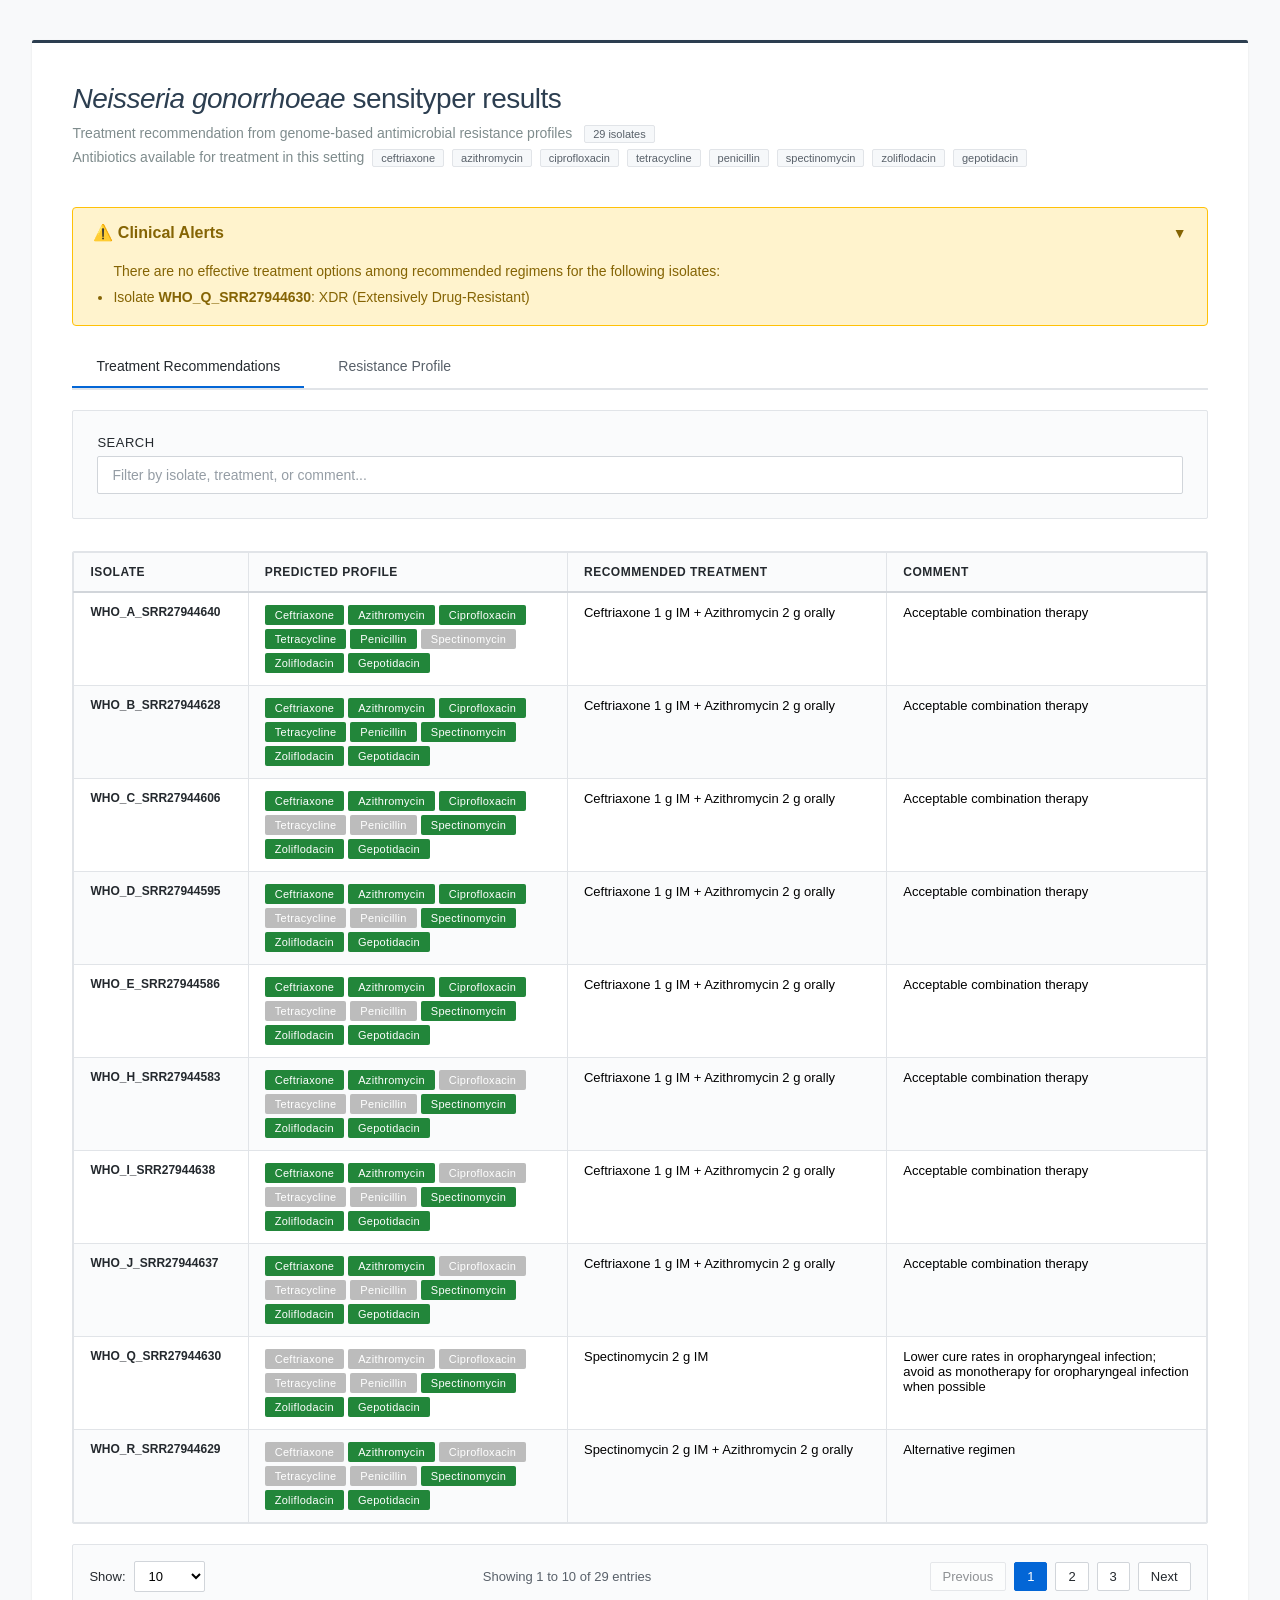
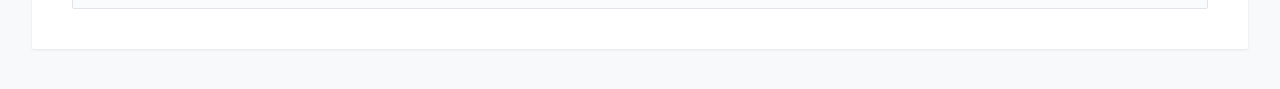
<file: examples/sensityper_output/WHO_strains_sensitreat.html>
<!DOCTYPE html>
<html lang="en">
<head>
  <meta charset="utf-8">
  <title>Sensityper Results - Neisseria gonorrhoeae</title>
    <style>
    * { box-sizing: border-box; }

    body {
      font-family: Arial, sans-serif;
      font-size: 14px;
      margin: 0;
      padding: 40px 20px;
      background: #f8f9fa;
      min-height: 100vh;
    }

    .container {
      max-width: 98%;
      margin: 0 auto;
      background: white;
      border-radius: 2px;
      box-shadow: 0 1px 3px rgba(0,0,0,0.08);
      padding: 40px;
      border-top: 3px solid #2c3e50;
    }

    h2 {
      font-size: 28px;
      font-weight: 300;
      text-align: left;
      margin: 0 0 10px 0;
      color: #2c3e50;
      letter-spacing: -0.5px;
    }

    .subtitle {
      font-size: 14px;
      color: #7f8c8d;
      margin-bottom: 40px;
      font-weight: 400;
    }

    .controls {
      display: flex;
      align-items: center;
      gap: 24px;
      margin-bottom: 32px;
      padding: 24px;
      background: #fafbfc;
      border: 1px solid #e1e4e8;
      border-radius: 2px;
      flex-wrap: wrap;
    }

    .control-group {
      display: flex;
      flex-direction: column;
      gap: 6px;
    }

    .controls label {
      font-weight: 500;
      color: #24292e;
      font-size: 13px;
      text-transform: uppercase;
      letter-spacing: 0.5px;
    }

    .controls select {
      padding: 10px 14px;
      border: 1px solid #d1d5da;
      border-radius: 2px;
      font-size: 14px;
      background: white;
      color: #24292e;
      cursor: pointer;
      transition: all 0.15s ease;
      min-width: 200px;
      font-family: inherit;
    }

    .controls select:hover {
      border-color: #2c3e50;
    }

    .controls select:focus {
      outline: none;
      border-color: #2c3e50;
      box-shadow: 0 0 0 3px rgba(44, 62, 80, 0.1);
    }

    .controls input[type="checkbox"] {
      margin-right: 8px;
      cursor: pointer;
      width: 16px;
      height: 16px;
    }

    .controls label:has(input[type="checkbox"]) {
      display: inline-block;
      cursor: pointer;
      font-size: 14px;
      text-transform: none;
      letter-spacing: normal;
      padding: 8px 0;
      white-space: nowrap;
    }

    .controls label:has(input[type="checkbox"]):hover {
      color: #0366d6;
    }

    /* Toggle Switch Styles */
    .toggle-switch-container {
      text-align: right;
      margin: 12px 0;
    }

    .toggle-switch {
      display: inline-flex;
      align-items: center;
      gap: 10px;
      cursor: pointer;
      font-size: 14px;
      color: #24292e;
      font-weight: 500;
    }

    .toggle-switch input[type="checkbox"] {
      display: none;
    }

    .toggle-slider {
      position: relative;
      width: 44px;
      height: 24px;
      background-color: #d1d5da;
      border-radius: 24px;
      transition: background-color 0.3s ease;
      box-shadow: inset 0 1px 3px rgba(0, 0, 0, 0.1);
    }

    .toggle-slider::before {
      content: '';
      position: absolute;
      width: 18px;
      height: 18px;
      border-radius: 50%;
      background-color: white;
      top: 3px;
      left: 3px;
      transition: transform 0.3s ease;
      box-shadow: 0 2px 4px rgba(0, 0, 0, 0.2);
    }

    .toggle-switch input[type="checkbox"]:checked + .toggle-slider {
      background-color: #22863a;
    }

    .toggle-switch input[type="checkbox"]:checked + .toggle-slider::before {
      transform: translateX(20px);
    }

    .toggle-switch:hover .toggle-slider {
      background-color: #b8bdc3;
    }

    .toggle-switch input[type="checkbox"]:checked + .toggle-slider:hover {
      background-color: #1a6d2e;
    }

    .controls input {
      padding: 10px 14px;
      border: 1px solid #d1d5da;
      border-radius: 2px;
      font-size: 14px;
      flex: 1;
      min-width: 250px;
      transition: all 0.15s ease;
      font-family: inherit;
    }

    .controls input:focus {
      outline: none;
      border-color: #2c3e50;
      box-shadow: 0 0 0 3px rgba(44, 62, 80, 0.1);
    }

    .controls input::placeholder {
      color: #959da5;
    }

    .table-wrapper {
      overflow-x: auto;
      border: 1px solid #e1e4e8;
      border-radius: 2px;
    }

    table {
      border-collapse: collapse;
      width: 100%;
      background: white;
    }

    th, td {
      border: 1px solid #e1e4e8;
      padding: 12px 16px;
      vertical-align: top;
      font-size: 13px;
      text-align: left;
    }

    th {
      background: #fafbfc;
      color: #24292e;
      cursor: pointer;
      position: sticky;
      top: 0;
      font-size: 12px;
      font-weight: 600;
      text-transform: uppercase;
      letter-spacing: 0.5px;
      z-index: 10;
      border-bottom: 2px solid #d1d5da;
    }

    th:hover {
      background: #f3f4f6;
    }

    tr:nth-child(even) {
      background-color: #fafbfc;
    }

    tr:hover {
      background-color: #f6f8fa;
    }

    td[colname="treatment recommendation"] div {
      display: flex !important;
      flex-wrap: wrap !important;
      gap: 4px !important;
    }

    td[colname="treatment recommendation"] div span {
      padding: 4px 10px !important;
      font-size: 11px !important;
      font-weight: 500;
      white-space: nowrap;
      border-radius: 2px;
      flex-shrink: 0;
      text-transform: capitalize;
      letter-spacing: 0.3px;
    }

    td div.list-items {
      margin: 0 !important;
      padding-left: 0 !important;
      font-size: 13px !important;
      line-height: 1.4 !important;
    }

    td div.list-items div {
      margin: 0 !important;
      padding-left: 0 !important;
      line-height: 1.3 !important;
      white-space: nowrap;
      list-style: none !important;
      font-family: Arial, monospace;
      font-size: 13px;
    }

    td[colname$="R"]:not(:empty) {
      background-color: #fff5f5 !important;
    }

    td[colname$="S"]:not(:empty) {
      background-color: #f6f8fa !important;
    }

    td[colname="isolate"] {
      font-weight: 600;
      color: #24292e;
      font-family: Arial, monospace;
      font-size: 12px;
    }

    th[data-sort-dir="asc"]::after {
      content: " ▲";
      font-size: 10px;
    }

    th[data-sort-dir="desc"]::after {
      content: " ▼";
      font-size: 10px;
    }

    .table-wrapper::-webkit-scrollbar {
      height: 8px;
    }

    .table-wrapper::-webkit-scrollbar-track {
      background: #f6f8fa;
    }

    .table-wrapper::-webkit-scrollbar-thumb {
      background: #d1d5da;
      border-radius: 4px;
    }

    .table-wrapper::-webkit-scrollbar-thumb:hover {
      background: #959da5;
    }

    .info-badge {
      display: inline-block;
      padding: 2px 8px;
      background: #f6f8fa;
      border: 1px solid #e1e4e8;
      border-radius: 2px;
      font-size: 11px;
      color: #586069;
      margin-left: 8px;
      font-weight: 500;
    }

    /* Tab navigation styles */
    .tab-container {
      border-bottom: 2px solid #e1e4e8;
      margin-bottom: 20px;
    }

    .tab-nav {
      display: flex;
      gap: 10px;
      list-style: none;
      padding: 0;
      margin: 0;
    }

    .tab-nav button {
      background: none;
      border: none;
      padding: 12px 24px;
      cursor: pointer;
      font-size: 14px;
      font-weight: 500;
      color: #586069;
      border-bottom: 2px solid transparent;
      transition: all 0.2s;
    }

    .tab-nav button:hover {
      color: #24292e;
      border-bottom-color: #d1d5da;
    }

    .tab-nav button.active {
      color: #24292e;
      border-bottom-color: #0366d6;
    }

    .tab-content {
      display: none;
    }

    .tab-content.active {
      display: block;
    }

    /* Alert banner styles */
    .alert-banner {
      background-color: #fff3cd;
      border: 1px solid #ffc107;
      border-radius: 4px;
      padding: 15px 20px;
      margin-bottom: 20px;
      color: #856404;
    }

    .alert-banner h3 {
      margin-top: 0;
      color: #856404;
      font-size: 16px;
      cursor: pointer;
      user-select: none;
      display: flex;
      align-items: center;
      justify-content: space-between;
    }

    .alert-banner h3:hover {
      color: #664d03;
    }

    .alert-toggle-icon {
      font-size: 14px;
      transition: transform 0.2s ease;
      display: inline-block;
    }

    .alert-toggle-icon.collapsed {
      transform: rotate(-90deg);
    }

    .alert-banner ul {
      margin: 10px 0 0 0;
      padding-left: 20px;
      max-height: 400px;
      overflow-y: auto;
      overflow-x: hidden;
      transition: max-height 0.3s ease, opacity 0.3s ease, margin 0.3s ease;
      opacity: 1;
    }

    .alert-banner ul.collapsed {
      max-height: 0;
      opacity: 0;
      margin: 0;
      overflow: hidden;
    }

    .alert-banner ul::-webkit-scrollbar {
      width: 8px;
    }

    .alert-banner ul::-webkit-scrollbar-track {
      background: #ffeaa7;
      border-radius: 4px;
    }

    .alert-banner ul::-webkit-scrollbar-thumb {
      background: #fdcb6e;
      border-radius: 4px;
    }

    .alert-banner ul::-webkit-scrollbar-thumb:hover {
      background: #f39c12;
    }

    .alert-banner li {
      margin: 5px 0;
    }

    /* Treatment table specific styles */
    td[colname="recommended_1"],
    td[colname="recommended_2"] {
      font-weight: 600;
      color: #24292e;
    }

    td[colname="Recommended Treatment"],
    td[colname="Comment"],
    td[colname="Predicted Profile"] {
      white-space: normal;
      word-wrap: break-word;
      max-width: 300px;
    }

    td[colname="Predicted Profile"] div {
      display: flex !important;
      flex-wrap: wrap !important;
      gap: 4px !important;
    }

    td[colname="Predicted Profile"] div span {
      padding: 4px 10px !important;
      font-size: 11px !important;
      font-weight: 500;
      white-space: nowrap;
      border-radius: 2px;
      flex-shrink: 0;
      text-transform: capitalize;
      letter-spacing: 0.3px;
    }

    td.regimen-yes {
      background-color: #d4edda !important;
      font-weight: 600;
      color: #155724;
    }

    td.regimen-no {
      background-color: #f8f9fa !important;
      color: #6c757d;
    }

    /* Pagination styles */
    .pagination-controls {
      display: flex;
      align-items: center;
      gap: 16px;
      margin-top: 20px;
      padding: 16px;
      background: #fafbfc;
      border: 1px solid #e1e4e8;
      border-radius: 2px;
      justify-content: space-between;
    }

    .pagination-info {
      font-size: 13px;
      color: #586069;
    }

    .pagination-buttons {
      display: flex;
      gap: 8px;
    }

    .pagination-buttons button {
      padding: 6px 12px;
      border: 1px solid #d1d5da;
      border-radius: 2px;
      background: white;
      color: #24292e;
      cursor: pointer;
      font-size: 13px;
      transition: all 0.15s ease;
    }

    .pagination-buttons button:hover:not(:disabled) {
      background: #f6f8fa;
      border-color: #2c3e50;
    }

    .pagination-buttons button:disabled {
      opacity: 0.5;
      cursor: not-allowed;
    }

    .pagination-buttons button.active {
      background: #0366d6;
      color: white;
      border-color: #0366d6;
    }

    .page-size-selector {
      display: flex;
      align-items: center;
      gap: 8px;
    }

    .page-size-selector label {
      font-size: 13px;
      color: #24292e;
      font-weight: 500;
    }

    .page-size-selector select {
      padding: 6px 10px;
      border: 1px solid #d1d5da;
      border-radius: 2px;
      font-size: 13px;
      background: white;
      cursor: pointer;
    }
  </style>

  <script>
    // Store original text content before transformation (separate for each table)
    let originalData = {
      'resultsTable': [],
      'treatmentTable': []
    };
    let currentPage = 1;
    let pageSize = 10;
    let currentTableId = 'treatmentTable';

    function sortTable(n) {
      const table = document.getElementById(currentTableId);
      const tbody = table.querySelector('tbody');
      const rows = Array.from(tbody.querySelectorAll('tr'));

      // Determine current sort direction for this column
      const header = table.querySelectorAll('th')[n];
      const currentDir = header.getAttribute('data-sort-dir') || 'asc';
      const newDir = currentDir === 'asc' ? 'desc' : 'asc';

      // Clear all headers
      table.querySelectorAll('th').forEach(th => {
        th.removeAttribute('data-sort-dir');
      });

      // Set new direction on clicked header
      header.setAttribute('data-sort-dir', newDir);

      // Sort rows
      rows.sort((rowA, rowB) => {
        const idxA = Array.from(tbody.querySelectorAll('tr')).indexOf(rowA);
        const idxB = Array.from(tbody.querySelectorAll('tr')).indexOf(rowB);

        const tableData = originalData[currentTableId] || [];
        const textA = (tableData[idxA] && tableData[idxA][n]) ? tableData[idxA][n].toLowerCase() : '';
        const textB = (tableData[idxB] && tableData[idxB][n]) ? tableData[idxB][n].toLowerCase() : '';

        if (newDir === 'asc') {
          return textA.localeCompare(textB);
        } else {
          return textB.localeCompare(textA);
        }
      });

      // Update originalData array to match new order
      const tableData = originalData[currentTableId] || [];
      const newOriginalData = [];
      rows.forEach(row => {
        const oldIdx = parseInt(row.getAttribute('data-original-idx'));
        newOriginalData.push(tableData[oldIdx]);
      });

      // Re-append rows in sorted order and update indices
      rows.forEach((row, newIdx) => {
        tbody.appendChild(row);
        row.setAttribute('data-original-idx', newIdx);
      });

      // Update originalData
      originalData[currentTableId] = newOriginalData;

      // Reset to page 1 and update pagination after sorting
      currentPage = 1;
      updatePagination();
    }

    function filterColumnsByAbx() {
      const selected = Array.from(document.getElementById('show-cols-abx').selectedOptions)
                           .map(opt => opt.value.toLowerCase());
      const table = document.getElementById('resultsTable');
      const rows = table.getElementsByTagName('tr');
      const abxCols = {
        'ceftriaxone': ['ceftriaxoneR', 'ceftriaxoneS'],
        'azithromycin': ['azithromycinR', 'azithromycinS'],
        'ciprofloxacin': ['ciprofloxacinR', 'ciprofloxacinS'],
        'tetracycline': ['tetracyclineR', 'tetracyclineS'],
        'penicillin': ['penicillinR', 'penicillinS'],
        'spectinomycin': ['spectinomycinR', 'spectinomycinS'],
        'zoliflodacin': ['zoliflodacinR', 'zoliflodacinS'],
        'gepotidacin': ['gepotidacinR', 'gepotidacinS']
      };

      const headerRow = rows[0];
      const colNames = [];
      for (let c = 0; c < headerRow.cells.length; c++) {
        colNames[c] = headerRow.cells[c].getAttribute('colname') || headerRow.cells[c].textContent;
      }

      const visibleSet = new Set(['isolate', 'treatment recommendation']);

      if (selected.includes('all') || selected.length === 0) {
        for (let i = 0; i < colNames.length; i++) {
          visibleSet.add(colNames[i]);
        }
      } else {
        selected.forEach(abx => {
          if (abxCols[abx]) {
            abxCols[abx].forEach(col => visibleSet.add(col));
          }
        });
      }

      // Check WT toggle setting
      const showWT = document.getElementById('show-wt-cols').checked;

      for (let r = 0; r < rows.length; r++) {
        const cells = rows[r].cells;
        for (let c = 0; c < cells.length; c++) {
          const cname = colNames[c];
          const isWTColumn = cname && cname.endsWith('S') && cname !== 'isolate';

          if (visibleSet.has(cname)) {
            // Show column if in visible set, but hide WT columns if toggle is off
            if (isWTColumn && !showWT) {
              cells[c].style.display = 'none';
            } else {
              cells[c].style.display = '';
            }
          } else {
            cells[c].style.display = 'none';
          }
        }
      }
    }

    function toggleWTColumns() {
      // Re-apply antibiotic filter, which now respects the WT toggle setting
      filterColumnsByAbx();
    }

    function searchTable() {
      const input = document.getElementById('search-box-' + currentTableId);
      const filter = input.value.toLowerCase();
      const table = document.getElementById(currentTableId);
      const tbody = table.querySelector('tbody');
      const rows = tbody.querySelectorAll('tr');

      const tableData = originalData[currentTableId] || [];

      rows.forEach((row, idx) => {
        let show = false;

        // Search in original data
        if (tableData[idx]) {
          const rowText = tableData[idx].join(' ').toLowerCase();
          if (rowText.indexOf(filter) > -1) {
            show = true;
          }
        }

        row.style.display = show ? '' : 'none';
      });

      // Update pagination after search filtering
      updatePagination();
    }

    function parsePredictedProfile(profileText) {
      // Parse "ceftriaxone=YES, azithromycin=NO, ..." format
      const predictions = {};
      const parts = profileText.split(',').map(s => s.trim());

      parts.forEach(part => {
        const match = part.match(/(.+?)=(.+)/);
        if (match) {
          const abx = match[1].trim().toLowerCase();
          const value = match[2].trim().toUpperCase();
          predictions[abx] = value;
        }
      });

      return predictions;
    }

    function createPredictedProfileBadges() {
      const treatmentTable = document.getElementById('treatmentTable');
      if (!treatmentTable) return;

      const tbody = treatmentTable.querySelector('tbody');
      const rows = tbody.querySelectorAll('tr');

      // Store original data BEFORE transformation
      rows.forEach((row, rowIdx) => {
        const cells = row.querySelectorAll('td');
        originalData['treatmentTable'][rowIdx] = [];
        row.setAttribute('data-original-idx', rowIdx);
        cells.forEach((cell, cellIdx) => {
          originalData['treatmentTable'][rowIdx][cellIdx] = cell.textContent.trim();
        });
      });

      // Transform cells
      rows.forEach(row => {
        const cells = row.querySelectorAll('td');

        // Find the Predicted Profile column (index 1 after isolate)
        cells.forEach((cell, idx) => {
          if (cell.getAttribute('colname') === 'Predicted Profile') {
            const profileText = cell.textContent.trim();
            if (!profileText) return;

            const predictions = parsePredictedProfile(profileText);
            const badgeContainer = document.createElement('div');
            badgeContainer.style.display = 'flex';
            badgeContainer.style.flexWrap = 'wrap';
            badgeContainer.style.gap = '4px';

            // Create badges for each antibiotic
            Object.keys(predictions).forEach(abx => {
              const badge = document.createElement('span');
              badge.textContent = abx;
              badge.style.padding = '4px 10px';
              badge.style.borderRadius = '2px';
              badge.style.fontSize = '11px';
              badge.style.fontWeight = '500';
              badge.style.whiteSpace = 'nowrap';
              badge.style.letterSpacing = '0.3px';
              badge.style.textTransform = 'capitalize';

              if (predictions[abx] === 'YES') {
                badge.style.backgroundColor = '#22863a';
                badge.style.color = 'white';
              } else {
                badge.style.backgroundColor = '#bcbcbc';
                badge.style.color = 'white';
              }

              badgeContainer.appendChild(badge);
            });

            cell.innerHTML = '';
            cell.appendChild(badgeContainer);
          }
        });
      });
    }

    function createRecommendationSubcells() {
      const table = document.getElementById('resultsTable');
      if (!table) return;
      const tbody = table.querySelector('tbody');
      const rows = tbody.querySelectorAll('tr');
      const abxList = ["ceftriaxone", "azithromycin", "ciprofloxacin", "tetracycline", "penicillin", "spectinomycin", "zoliflodacin", "gepotidacin"];

      // Store original data BEFORE transformation
      rows.forEach((row, rowIdx) => {
        const cells = row.querySelectorAll('td');
        originalData['resultsTable'][rowIdx] = [];
        row.setAttribute('data-original-idx', rowIdx);
        cells.forEach((cell, cellIdx) => {
          originalData['resultsTable'][rowIdx][cellIdx] = cell.textContent.trim();
        });
      });

      // Transform treatment recommendation cells and mechanism cells
      rows.forEach((row, i) => {
        const cells = row.querySelectorAll('td');
        if (cells.length < 2) return;

        const recCell = cells[1];
        const recText = recCell.textContent.toLowerCase().trim().replace(/,/g, ',');
        const recSet = new Set(recText.split(',').map(s => s.trim().replace(/^\([^)]*\)\s*/, '')));

        const recContainer = document.createElement('div');
        recContainer.style.display = 'flex';
        recContainer.style.flexWrap = 'wrap';
        recContainer.style.gap = '4px';

        abxList.forEach(abx => {
          const subcell = document.createElement('span');
          subcell.style.padding = '4px 10px';
          subcell.style.borderRadius = '2px';
          subcell.style.fontSize = '11px';
          subcell.style.fontWeight = '500';
          subcell.style.whiteSpace = 'nowrap';
          subcell.style.letterSpacing = '0.3px';
          subcell.textContent = abx;

          if (recSet.has(abx)) {
            subcell.style.backgroundColor = '#22863a';
            subcell.style.color = 'white';
          } else {
            subcell.style.backgroundColor = '#bcbcbc';
            subcell.style.color = 'white';
          }
          recContainer.appendChild(subcell);
        });

        recCell.innerHTML = '';
        recCell.appendChild(recContainer);

        for (let c = 2; c < cells.length; c++) {
          const td = cells[c];
          let content = td.textContent.trim();
          if (!content) continue;

          const items = content.split(/[\/\s]+/).filter(item => item.length > 0);
          if (items.length > 1) {
            const listDiv = document.createElement('div');
            listDiv.className = 'list-items';

            items.forEach(item => {
              const itemDiv = document.createElement('div');
              itemDiv.textContent = item;
              listDiv.appendChild(itemDiv);
            });

            td.innerHTML = '';
            td.appendChild(listDiv);
          }
        }
      });
    }

    function switchTab(tabName) {
      // Hide all tabs
      document.querySelectorAll('.tab-content').forEach(tab => {
        tab.classList.remove('active');
      });

      // Deactivate all tab buttons
      document.querySelectorAll('.tab-nav button').forEach(btn => {
        btn.classList.remove('active');
      });

      // Show selected tab
      document.getElementById(tabName + '-tab').classList.add('active');

      // Activate selected button
      event.target.classList.add('active');

      // Update current table ID for pagination
      if (tabName === 'resistance') {
        currentTableId = 'resultsTable';
      } else if (tabName === 'treatment') {
        currentTableId = 'treatmentTable';
      }

      // Reset pagination for the new table
      currentPage = 1;
      updatePagination();
    }

    function updatePagination() {
      const table = document.getElementById(currentTableId);
      if (!table) return;

      const tbody = table.querySelector('tbody');
      const rows = Array.from(tbody.querySelectorAll('tr'));

      // Get current search filter
      const searchInput = document.getElementById('search-box-' + currentTableId);
      const searchFilter = searchInput ? searchInput.value.toLowerCase() : '';

      // Build visibleRows by checking search matches against originalData
      // (independent of current display state to avoid stale pagination)
      const tableData = originalData[currentTableId] || [];
      const visibleRows = [];
      rows.forEach((row, idx) => {
        let matchesSearch = true;

        if (searchFilter) {
          matchesSearch = false;
          if (tableData[idx]) {
            const rowText = tableData[idx].join(' ').toLowerCase();
            if (rowText.indexOf(searchFilter) > -1) {
              matchesSearch = true;
            }
          }
        }

        if (matchesSearch) {
          visibleRows.push(row);
        } else {
          row.style.display = 'none';
        }
      });

      const totalRows = visibleRows.length;
      const totalPages = pageSize === -1 ? 1 : Math.ceil(totalRows / pageSize);

      // Adjust current page if needed
      if (currentPage > totalPages && totalPages > 0) {
        currentPage = totalPages;
      }
      if (currentPage < 1) {
        currentPage = 1;
      }

      // Calculate pagination indices
      const startIdx = (currentPage - 1) * pageSize;
      const endIdx = startIdx + pageSize;

      // Show/hide rows based on pagination
      if (pageSize === -1) {
        // Show all rows
        visibleRows.forEach(row => {
          row.style.display = '';
        });
      } else {
        visibleRows.forEach((row, idx) => {
          if (idx >= startIdx && idx < endIdx) {
            row.style.display = '';
          } else {
            row.style.display = 'none';
          }
        });
      }

      // Update pagination info
      const paginationInfo = document.getElementById('pagination-info-' + currentTableId);
      if (paginationInfo) {
        if (pageSize === -1) {
          paginationInfo.textContent = `Showing all ${totalRows} entries`;
        } else {
          const startEntry = totalRows === 0 ? 0 : startIdx + 1;
          const endEntry = Math.min(endIdx, totalRows);
          paginationInfo.textContent = `Showing ${startEntry} to ${endEntry} of ${totalRows} entries`;
        }
      }

      // Update page buttons (Previous/Next enable/disable)
      const prevBtn = document.getElementById('prev-page-' + currentTableId);
      const nextBtn = document.getElementById('next-page-' + currentTableId);

      if (prevBtn) prevBtn.disabled = currentPage === 1 || pageSize === -1;
      if (nextBtn) nextBtn.disabled = currentPage === totalPages || pageSize === -1;

      // Update page number buttons
      const paginationButtonsDiv = document.getElementById('pagination-buttons-' + currentTableId);
      const prevButton = document.getElementById('prev-page-' + currentTableId);
      const nextButton = document.getElementById('next-page-' + currentTableId);

      if (paginationButtonsDiv && pageSize !== -1) {
        // Remove existing page number buttons (keep prev/next)
        const existingPageButtons = paginationButtonsDiv.querySelectorAll('button:not(#prev-page-' + currentTableId + '):not(#next-page-' + currentTableId + ')');
        existingPageButtons.forEach(btn => btn.remove());

        const maxButtons = 5;
        let startPage = Math.max(1, currentPage - Math.floor(maxButtons / 2));
        let endPage = Math.min(totalPages, startPage + maxButtons - 1);

        if (endPage - startPage < maxButtons - 1) {
          startPage = Math.max(1, endPage - maxButtons + 1);
        }

        // Insert page number buttons between prev and next
        for (let i = startPage; i <= endPage; i++) {
          const btn = document.createElement('button');
          btn.textContent = i;
          btn.onclick = () => goToPage(i);
          if (i === currentPage) btn.classList.add('active');
          paginationButtonsDiv.insertBefore(btn, nextButton);
        }
      } else if (paginationButtonsDiv) {
        // Remove page number buttons when showing all entries
        const existingPageButtons = paginationButtonsDiv.querySelectorAll('button:not(#prev-page-' + currentTableId + '):not(#next-page-' + currentTableId + ')');
        existingPageButtons.forEach(btn => btn.remove());
      }
    }

    function changePageSize(size) {
      pageSize = parseInt(size);
      currentPage = 1;
      updatePagination();
    }

    function goToPage(page) {
      currentPage = page;
      updatePagination();
    }

    function previousPage() {
      const table = document.getElementById(currentTableId);
      if (!table) return;

      if (currentPage > 1) {
        currentPage--;
        updatePagination();
      }
    }

    function nextPage() {
      const table = document.getElementById(currentTableId);
      if (!table) return;

      const tbody = table.querySelector('tbody');
      const rows = Array.from(tbody.querySelectorAll('tr'));

      // Calculate visible rows based on search filter (not current display state)
      const searchInput = document.getElementById('search-box-' + currentTableId);
      const searchFilter = searchInput ? searchInput.value.toLowerCase() : '';

      const tableData = originalData[currentTableId] || [];
      let visibleCount = 0;
      rows.forEach((row, idx) => {
        if (searchFilter) {
          if (tableData[idx]) {
            const rowText = tableData[idx].join(' ').toLowerCase();
            if (rowText.indexOf(searchFilter) > -1) {
              visibleCount++;
            }
          }
        } else {
          visibleCount++;
        }
      });

      const totalPages = pageSize === -1 ? 1 : Math.ceil(visibleCount / pageSize);

      if (currentPage < totalPages) {
        currentPage++;
        updatePagination();
      }
    }

    function toggleAlerts() {
      const alertList = document.getElementById('alert-list');
      const toggleIcon = document.getElementById('alert-toggle');

      if (!alertList || !toggleIcon) return;

      if (alertList.classList.contains('collapsed')) {
        alertList.classList.remove('collapsed');
        toggleIcon.classList.remove('collapsed');
        toggleIcon.textContent = '▼';
        localStorage.setItem('alertsCollapsed', 'false');
      } else {
        alertList.classList.add('collapsed');
        toggleIcon.classList.add('collapsed');
        toggleIcon.textContent = '▶';
        localStorage.setItem('alertsCollapsed', 'true');
      }
    }

    window.addEventListener('load', function() {
      createRecommendationSubcells();
      createPredictedProfileBadges();
      updatePagination();

      // Restore alert collapse state from localStorage
      const isCollapsed = localStorage.getItem('alertsCollapsed') === 'true';
      if (isCollapsed) {
        const alertList = document.getElementById('alert-list');
        const toggleIcon = document.getElementById('alert-toggle');
        if (alertList && toggleIcon) {
          alertList.classList.add('collapsed');
          toggleIcon.classList.add('collapsed');
          toggleIcon.textContent = '▶';
        }
      }
    });
  </script>
</head>
<body>
  <div class="container">
    <h2><em>Neisseria gonorrhoeae</em> sensityper results</h2>
    <div class="subtitle">Treatment recommendation from genome-based antimicrobial resistance profiles <span class="info-badge">29 isolates</span>
      <div style="margin-top: 6px;">Antibiotics available for treatment in this setting<span class="info-badge">ceftriaxone</span><span class="info-badge">azithromycin</span><span class="info-badge">ciprofloxacin</span><span class="info-badge">tetracycline</span><span class="info-badge">penicillin</span><span class="info-badge">spectinomycin</span><span class="info-badge">zoliflodacin</span><span class="info-badge">gepotidacin</span></div></div>

    <div class="alert-banner">
        <h3 onclick="toggleAlerts()">
            <span>⚠️ Clinical Alerts</span>
            <span class="alert-toggle-icon" id="alert-toggle">▼</span>
        </h3>
        <ul id="alert-list">
            <li style="list-style: none; font-weight: 400; margin-bottom: 10px;">There are no effective treatment options among recommended regimens for the following isolates:</li>
            <li>Isolate <strong>WHO_Q_SRR27944630</strong>: XDR (Extensively Drug-Resistant)</li>
        </ul>
    </div>

    <!-- Tab Navigation -->
    <div class="tab-container">
      <nav class="tab-nav">
        <button class="active" onclick="switchTab('treatment')">Treatment Recommendations</button>
        <button onclick="switchTab('resistance')">Resistance Profile</button>
      </nav>
    </div>

    <!-- Tab 1: Treatment Recommendations (shown first) -->
    <div id="treatment-tab" class="tab-content active">
      <div class="controls">
        <div class="control-group" style="flex: 1;">
          <label for="search-box-treatmentTable">Search</label>
          <input type="text" id="search-box-treatmentTable" onkeyup="searchTable()" placeholder="Filter by isolate, treatment, or comment...">
        </div>
      </div>

    <div class="table-wrapper">
      <table id="treatmentTable">
        <thead>
          <tr>
            <th colname="isolate" onclick="sortTable(0)">Isolate</th>
            <th colname="Predicted Profile" onclick="sortTable(1)">Predicted Profile</th>
            <th colname="Recommended Treatment" onclick="sortTable(2)">Recommended Treatment</th>
            <th colname="Comment" onclick="sortTable(3)">Comment</th>
          </tr>
        </thead>
        <tbody>
          <tr>
            <td colname="isolate">WHO_A_SRR27944640</td>
            <td colname="Predicted Profile">ceftriaxone=YES, azithromycin=YES, ciprofloxacin=YES, tetracycline=YES, penicillin=YES, spectinomycin=NO, zoliflodacin=YES, gepotidacin=YES</td>
            <td colname="Recommended Treatment">Ceftriaxone 1 g IM + Azithromycin 2 g orally</td>
            <td colname="Comment">Acceptable combination therapy</td>
          </tr>
          <tr>
            <td colname="isolate">WHO_B_SRR27944628</td>
            <td colname="Predicted Profile">ceftriaxone=YES, azithromycin=YES, ciprofloxacin=YES, tetracycline=YES, penicillin=YES, spectinomycin=YES, zoliflodacin=YES, gepotidacin=YES</td>
            <td colname="Recommended Treatment">Ceftriaxone 1 g IM + Azithromycin 2 g orally</td>
            <td colname="Comment">Acceptable combination therapy</td>
          </tr>
          <tr>
            <td colname="isolate">WHO_C_SRR27944606</td>
            <td colname="Predicted Profile">ceftriaxone=YES, azithromycin=YES, ciprofloxacin=YES, tetracycline=NO, penicillin=NO, spectinomycin=YES, zoliflodacin=YES, gepotidacin=YES</td>
            <td colname="Recommended Treatment">Ceftriaxone 1 g IM + Azithromycin 2 g orally</td>
            <td colname="Comment">Acceptable combination therapy</td>
          </tr>
          <tr>
            <td colname="isolate">WHO_D_SRR27944595</td>
            <td colname="Predicted Profile">ceftriaxone=YES, azithromycin=YES, ciprofloxacin=YES, tetracycline=NO, penicillin=NO, spectinomycin=YES, zoliflodacin=YES, gepotidacin=YES</td>
            <td colname="Recommended Treatment">Ceftriaxone 1 g IM + Azithromycin 2 g orally</td>
            <td colname="Comment">Acceptable combination therapy</td>
          </tr>
          <tr>
            <td colname="isolate">WHO_E_SRR27944586</td>
            <td colname="Predicted Profile">ceftriaxone=YES, azithromycin=YES, ciprofloxacin=YES, tetracycline=NO, penicillin=NO, spectinomycin=YES, zoliflodacin=YES, gepotidacin=YES</td>
            <td colname="Recommended Treatment">Ceftriaxone 1 g IM + Azithromycin 2 g orally</td>
            <td colname="Comment">Acceptable combination therapy</td>
          </tr>
          <tr>
            <td colname="isolate">WHO_H_SRR27944583</td>
            <td colname="Predicted Profile">ceftriaxone=YES, azithromycin=YES, ciprofloxacin=NO, tetracycline=NO, penicillin=NO, spectinomycin=YES, zoliflodacin=YES, gepotidacin=YES</td>
            <td colname="Recommended Treatment">Ceftriaxone 1 g IM + Azithromycin 2 g orally</td>
            <td colname="Comment">Acceptable combination therapy</td>
          </tr>
          <tr>
            <td colname="isolate">WHO_I_SRR27944638</td>
            <td colname="Predicted Profile">ceftriaxone=YES, azithromycin=YES, ciprofloxacin=NO, tetracycline=NO, penicillin=NO, spectinomycin=YES, zoliflodacin=YES, gepotidacin=YES</td>
            <td colname="Recommended Treatment">Ceftriaxone 1 g IM + Azithromycin 2 g orally</td>
            <td colname="Comment">Acceptable combination therapy</td>
          </tr>
          <tr>
            <td colname="isolate">WHO_J_SRR27944637</td>
            <td colname="Predicted Profile">ceftriaxone=YES, azithromycin=YES, ciprofloxacin=NO, tetracycline=NO, penicillin=NO, spectinomycin=YES, zoliflodacin=YES, gepotidacin=YES</td>
            <td colname="Recommended Treatment">Ceftriaxone 1 g IM + Azithromycin 2 g orally</td>
            <td colname="Comment">Acceptable combination therapy</td>
          </tr>
          <tr>
            <td colname="isolate">WHO_Q_SRR27944630</td>
            <td colname="Predicted Profile">ceftriaxone=NO, azithromycin=NO, ciprofloxacin=NO, tetracycline=NO, penicillin=NO, spectinomycin=YES, zoliflodacin=YES, gepotidacin=YES</td>
            <td colname="Recommended Treatment">Spectinomycin 2 g IM</td>
            <td colname="Comment">Lower cure rates in oropharyngeal infection; avoid as monotherapy for oropharyngeal infection when possible</td>
          </tr>
          <tr>
            <td colname="isolate">WHO_R_SRR27944629</td>
            <td colname="Predicted Profile">ceftriaxone=NO, azithromycin=YES, ciprofloxacin=NO, tetracycline=NO, penicillin=NO, spectinomycin=YES, zoliflodacin=YES, gepotidacin=YES</td>
            <td colname="Recommended Treatment">Spectinomycin 2 g IM + Azithromycin 2 g orally</td>
            <td colname="Comment">Alternative regimen</td>
          </tr>
          <tr>
            <td colname="isolate">WHO_S_SRR27944627</td>
            <td colname="Predicted Profile">ceftriaxone=YES, azithromycin=NO, ciprofloxacin=YES, tetracycline=YES, penicillin=YES, spectinomycin=YES, zoliflodacin=YES, gepotidacin=YES</td>
            <td colname="Recommended Treatment">Ceftriaxone 1 g IM</td>
            <td colname="Comment">Guideline-recommended monotherapy</td>
          </tr>
          <tr>
            <td colname="isolate">WHO_T_SRR27944625</td>
            <td colname="Predicted Profile">ceftriaxone=YES, azithromycin=YES, ciprofloxacin=YES, tetracycline=NO, penicillin=NO, spectinomycin=YES, zoliflodacin=YES, gepotidacin=YES</td>
            <td colname="Recommended Treatment">Ceftriaxone 1 g IM + Azithromycin 2 g orally</td>
            <td colname="Comment">Acceptable combination therapy</td>
          </tr>
          <tr>
            <td colname="isolate">WHO_alpha_SRR27944639</td>
            <td colname="Predicted Profile">ceftriaxone=YES, azithromycin=YES, ciprofloxacin=NO, tetracycline=NO, penicillin=NO, spectinomycin=YES, zoliflodacin=YES, gepotidacin=YES</td>
            <td colname="Recommended Treatment">Ceftriaxone 1 g IM + Azithromycin 2 g orally</td>
            <td colname="Comment">Acceptable combination therapy</td>
          </tr>
          <tr>
            <td colname="isolate">WHO_beta_SRR27944617</td>
            <td colname="Predicted Profile">ceftriaxone=YES, azithromycin=YES, ciprofloxacin=NO, tetracycline=NO, penicillin=NO, spectinomycin=YES, zoliflodacin=YES, gepotidacin=YES</td>
            <td colname="Recommended Treatment">Ceftriaxone 1 g IM + Azithromycin 2 g orally</td>
            <td colname="Comment">Acceptable combination therapy</td>
          </tr>
          <tr>
            <td colname="isolate">WHO_F_SRR27944585</td>
            <td colname="Predicted Profile">ceftriaxone=YES, azithromycin=YES, ciprofloxacin=YES, tetracycline=YES, penicillin=YES, spectinomycin=YES, zoliflodacin=YES, gepotidacin=YES</td>
            <td colname="Recommended Treatment">Ceftriaxone 1 g IM + Azithromycin 2 g orally</td>
            <td colname="Comment">Acceptable combination therapy</td>
          </tr>
          <tr>
            <td colname="isolate">WHO_G_SRR27944584</td>
            <td colname="Predicted Profile">ceftriaxone=YES, azithromycin=YES, ciprofloxacin=NO, tetracycline=NO, penicillin=NO, spectinomycin=YES, zoliflodacin=YES, gepotidacin=YES</td>
            <td colname="Recommended Treatment">Ceftriaxone 1 g IM + Azithromycin 2 g orally</td>
            <td colname="Comment">Acceptable combination therapy</td>
          </tr>
          <tr>
            <td colname="isolate">WHO_K_SRR27944636</td>
            <td colname="Predicted Profile">ceftriaxone=YES, azithromycin=YES, ciprofloxacin=NO, tetracycline=NO, penicillin=NO, spectinomycin=YES, zoliflodacin=YES, gepotidacin=YES</td>
            <td colname="Recommended Treatment">Ceftriaxone 1 g IM + Azithromycin 2 g orally</td>
            <td colname="Comment">Acceptable combination therapy</td>
          </tr>
          <tr>
            <td colname="isolate">WHO_L_SRR27944635</td>
            <td colname="Predicted Profile">ceftriaxone=YES, azithromycin=YES, ciprofloxacin=NO, tetracycline=NO, penicillin=NO, spectinomycin=YES, zoliflodacin=YES, gepotidacin=YES</td>
            <td colname="Recommended Treatment">Ceftriaxone 1 g IM + Azithromycin 2 g orally</td>
            <td colname="Comment">Acceptable combination therapy</td>
          </tr>
          <tr>
            <td colname="isolate">WHO_M_SRR27944634</td>
            <td colname="Predicted Profile">ceftriaxone=YES, azithromycin=YES, ciprofloxacin=NO, tetracycline=NO, penicillin=NO, spectinomycin=YES, zoliflodacin=YES, gepotidacin=YES</td>
            <td colname="Recommended Treatment">Ceftriaxone 1 g IM + Azithromycin 2 g orally</td>
            <td colname="Comment">Acceptable combination therapy</td>
          </tr>
          <tr>
            <td colname="isolate">WHO_N_SRR27944633</td>
            <td colname="Predicted Profile">ceftriaxone=YES, azithromycin=YES, ciprofloxacin=NO, tetracycline=NO, penicillin=NO, spectinomycin=YES, zoliflodacin=YES, gepotidacin=YES</td>
            <td colname="Recommended Treatment">Ceftriaxone 1 g IM + Azithromycin 2 g orally</td>
            <td colname="Comment">Acceptable combination therapy</td>
          </tr>
          <tr>
            <td colname="isolate">WHO_O_SRR27944632</td>
            <td colname="Predicted Profile">ceftriaxone=YES, azithromycin=YES, ciprofloxacin=YES, tetracycline=NO, penicillin=NO, spectinomycin=NO, zoliflodacin=YES, gepotidacin=YES</td>
            <td colname="Recommended Treatment">Ceftriaxone 1 g IM + Azithromycin 2 g orally</td>
            <td colname="Comment">Acceptable combination therapy</td>
          </tr>
          <tr>
            <td colname="isolate">WHO_P_SRR27944631</td>
            <td colname="Predicted Profile">ceftriaxone=YES, azithromycin=NO, ciprofloxacin=YES, tetracycline=NO, penicillin=NO, spectinomycin=YES, zoliflodacin=YES, gepotidacin=YES</td>
            <td colname="Recommended Treatment">Ceftriaxone 1 g IM</td>
            <td colname="Comment">Guideline-recommended monotherapy</td>
          </tr>
          <tr>
            <td colname="isolate">WHO_S2_SRR27944626</td>
            <td colname="Predicted Profile">ceftriaxone=YES, azithromycin=NO, ciprofloxacin=YES, tetracycline=NO, penicillin=NO, spectinomycin=YES, zoliflodacin=YES, gepotidacin=YES</td>
            <td colname="Recommended Treatment">Ceftriaxone 1 g IM</td>
            <td colname="Comment">Guideline-recommended monotherapy</td>
          </tr>
          <tr>
            <td colname="isolate">WHO_U_SRR27944624</td>
            <td colname="Predicted Profile">ceftriaxone=YES, azithromycin=NO, ciprofloxacin=YES, tetracycline=NO, penicillin=NO, spectinomycin=YES, zoliflodacin=YES, gepotidacin=YES</td>
            <td colname="Recommended Treatment">Ceftriaxone 1 g IM</td>
            <td colname="Comment">Guideline-recommended monotherapy</td>
          </tr>
          <tr>
            <td colname="isolate">WHO_V_SRR27944623</td>
            <td colname="Predicted Profile">ceftriaxone=YES, azithromycin=NO, ciprofloxacin=NO, tetracycline=NO, penicillin=NO, spectinomycin=YES, zoliflodacin=YES, gepotidacin=YES</td>
            <td colname="Recommended Treatment">Ceftriaxone 1 g IM</td>
            <td colname="Comment">Guideline-recommended monotherapy</td>
          </tr>
          <tr>
            <td colname="isolate">WHO_W_SRR27944622</td>
            <td colname="Predicted Profile">ceftriaxone=YES, azithromycin=YES, ciprofloxacin=NO, tetracycline=NO, penicillin=NO, spectinomycin=YES, zoliflodacin=YES, gepotidacin=YES</td>
            <td colname="Recommended Treatment">Ceftriaxone 1 g IM + Azithromycin 2 g orally</td>
            <td colname="Comment">Acceptable combination therapy</td>
          </tr>
          <tr>
            <td colname="isolate">WHO_X_SRR27944621</td>
            <td colname="Predicted Profile">ceftriaxone=NO, azithromycin=YES, ciprofloxacin=NO, tetracycline=NO, penicillin=NO, spectinomycin=YES, zoliflodacin=YES, gepotidacin=YES</td>
            <td colname="Recommended Treatment">Spectinomycin 2 g IM + Azithromycin 2 g orally</td>
            <td colname="Comment">Alternative regimen</td>
          </tr>
          <tr>
            <td colname="isolate">WHO_Y_SRR27944620</td>
            <td colname="Predicted Profile">ceftriaxone=NO, azithromycin=YES, ciprofloxacin=NO, tetracycline=NO, penicillin=NO, spectinomycin=YES, zoliflodacin=YES, gepotidacin=YES</td>
            <td colname="Recommended Treatment">Spectinomycin 2 g IM + Azithromycin 2 g orally</td>
            <td colname="Comment">Alternative regimen</td>
          </tr>
          <tr>
            <td colname="isolate">WHO_Z_SRR27944619</td>
            <td colname="Predicted Profile">ceftriaxone=NO, azithromycin=YES, ciprofloxacin=NO, tetracycline=NO, penicillin=NO, spectinomycin=YES, zoliflodacin=YES, gepotidacin=YES</td>
            <td colname="Recommended Treatment">Spectinomycin 2 g IM + Azithromycin 2 g orally</td>
            <td colname="Comment">Alternative regimen</td>
          </tr>
        </tbody>
      </table>
    </div>

    <!-- Pagination Controls -->
    <div class="pagination-controls">
      <div class="page-size-selector">
        <label for="page-size-treatmentTable">Show:</label>
        <select id="page-size-treatmentTable" onchange="changePageSize(this.value)">
          <option value="10" selected>10</option>
          <option value="25">25</option>
          <option value="50">50</option>
          <option value="100">100</option>
          <option value="500">500</option>
          <option value="1000">1000</option>
          <option value="-1">All</option>
        </select>
      </div>
      <div class="pagination-info" id="pagination-info-treatmentTable"></div>
      <div class="pagination-buttons" id="pagination-buttons-treatmentTable">
        <button id="prev-page-treatmentTable" onclick="previousPage()">Previous</button>
        <button id="next-page-treatmentTable" onclick="nextPage()">Next</button>
      </div>
    </div>
    </div>

    <!-- Tab 2: Resistance Profile -->
    <div id="resistance-tab" class="tab-content">
      <div class="controls">
        <div class="control-group">
          <label for="show-cols-abx">Filter Columns</label>
          <select id="show-cols-abx" multiple size="4" onchange="filterColumnsByAbx()">
          <option value="ceftriaxone">Ceftriaxone</option>
          <option value="azithromycin">Azithromycin</option>
          <option value="ciprofloxacin">Ciprofloxacin</option>
          <option value="tetracycline">Tetracycline</option>
          <option value="penicillin">Penicillin</option>
          <option value="spectinomycin">Spectinomycin</option>
          <option value="zoliflodacin">Zoliflodacin</option>
          <option value="gepotidacin">Gepotidacin</option>
            <option value="all" selected>All antibiotics</option>
          </select>
        </div>

        <div class="control-group" style="flex: 1;">
          <label for="search-box-resultsTable">Search</label>
          <input type="text" id="search-box-resultsTable" onkeyup="searchTable()" placeholder="Filter by mutation, gene, or isolate...">
        </div>
      </div>

      <div class="toggle-switch-container">
        <label class="toggle-switch">
          <span>Show WT columns</span>
          <input type="checkbox" id="show-wt-cols" onchange="toggleWTColumns()" checked>
          <span class="toggle-slider"></span>
        </label>
      </div>

    <div class="table-wrapper">
      <table id="resultsTable">
        <thead>
          <tr>
            <th colname="isolate" onclick="sortTable(0)">Isolate</th>
            <th colname="treatment recommendation" onclick="sortTable(1)">Predicted Profile</th>
            <th colname="ceftriaxoneR" onclick="sortTable(2)">Ceftriaxone NWT</th>
            <th colname="ceftriaxoneS" onclick="sortTable(3)">Ceftriaxone WT</th>
            <th colname="azithromycinR" onclick="sortTable(4)">Azithromycin NWT</th>
            <th colname="azithromycinS" onclick="sortTable(5)">Azithromycin WT</th>
            <th colname="ciprofloxacinR" onclick="sortTable(6)">Ciprofloxacin NWT</th>
            <th colname="ciprofloxacinS" onclick="sortTable(7)">Ciprofloxacin WT</th>
            <th colname="tetracyclineR" onclick="sortTable(8)">Tetracycline NWT</th>
            <th colname="tetracyclineS" onclick="sortTable(9)">Tetracycline WT</th>
            <th colname="penicillinR" onclick="sortTable(10)">Penicillin NWT</th>
            <th colname="penicillinS" onclick="sortTable(11)">Penicillin WT</th>
            <th colname="spectinomycinR" onclick="sortTable(12)">Spectinomycin NWT</th>
            <th colname="spectinomycinS" onclick="sortTable(13)">Spectinomycin WT</th>
            <th colname="zoliflodacinR" onclick="sortTable(14)">Zoliflodacin NWT</th>
            <th colname="zoliflodacinS" onclick="sortTable(15)">Zoliflodacin WT</th>
            <th colname="gepotidacinR" onclick="sortTable(16)">Gepotidacin NWT</th>
            <th colname="gepotidacinS" onclick="sortTable(17)">Gepotidacin WT</th>
          </tr>
        </thead>
        <tbody>
          <tr>
            <td colname="isolate">WHO_A_SRR27944640</td>
            <td colname="treatment recommendation">ceftriaxone,azithromycin,ciprofloxacin,tetracycline,penicillin,zoliflodacin,gepotidacin</td>
            <td colname="ceftriaxoneR"></td>
            <td colname="ceftriaxoneS">penA.A311_WT/penA.A501_WT/penA.V316_WT</td>
            <td colname="azithromycinR"></td>
            <td colname="azithromycinS">23S.A2059_WT/23S.C2611_WT/mtrC.WT/mtrD.WT</td>
            <td colname="ciprofloxacinR"></td>
            <td colname="ciprofloxacinS">gyrA.D95_WT/gyrA.S91_WT/parC.D86_WT/parC.E91_WT/parC.S87_WT</td>
            <td colname="tetracyclineR"></td>
            <td colname="tetracyclineS">rpsJ.V57_WT/tetM.not_present</td>
            <td colname="penicillinR"></td>
            <td colname="penicillinS">blaTEM.not_present/penA.insD345_WT/ponA.L421_WT</td>
            <td colname="spectinomycinR">rpsE.T24P</td>
            <td colname="spectinomycinS">16S.C1184_WT</td>
            <td colname="zoliflodacinR"></td>
            <td colname="zoliflodacinS">gyrB.D429_WT/gyrB.K450_WT</td>
            <td colname="gepotidacinR"></td>
            <td colname="gepotidacinS">gyrA.A92_WT/parC.D86_WT</td>
          </tr>
          <tr>
            <td colname="isolate">WHO_B_SRR27944628</td>
            <td colname="treatment recommendation">ceftriaxone,azithromycin,ciprofloxacin,tetracycline,penicillin,spectinomycin,zoliflodacin,gepotidacin</td>
            <td colname="ceftriaxoneR"></td>
            <td colname="ceftriaxoneS">penA.A311_WT/penA.A501_WT/penA.V316_WT</td>
            <td colname="azithromycinR">mtrC.disrupted</td>
            <td colname="azithromycinS">23S.A2059_WT/23S.C2611_WT/mtrD.WT</td>
            <td colname="ciprofloxacinR"></td>
            <td colname="ciprofloxacinS">gyrA.D95_WT/gyrA.S91_WT/parC.D86_WT/parC.E91_WT/parC.S87_WT</td>
            <td colname="tetracyclineR"></td>
            <td colname="tetracyclineS">rpsJ.V57_WT/tetM.not_present</td>
            <td colname="penicillinR"></td>
            <td colname="penicillinS">blaTEM.not_present/penA.insD345_WT/ponA.L421_WT</td>
            <td colname="spectinomycinR"></td>
            <td colname="spectinomycinS">16S.C1184_WT/rpsE.T24_WT</td>
            <td colname="zoliflodacinR"></td>
            <td colname="zoliflodacinS">gyrB.D429_WT/gyrB.K450_WT</td>
            <td colname="gepotidacinR"></td>
            <td colname="gepotidacinS">gyrA.A92_WT/parC.D86_WT</td>
          </tr>
          <tr>
            <td colname="isolate">WHO_C_SRR27944606</td>
            <td colname="treatment recommendation">ceftriaxone,azithromycin,ciprofloxacin,spectinomycin,zoliflodacin,gepotidacin</td>
            <td colname="ceftriaxoneR">penA.A311V</td>
            <td colname="ceftriaxoneS">penA.A501_WT/penA.V316_WT</td>
            <td colname="azithromycinR"></td>
            <td colname="azithromycinS">23S.A2059_WT/23S.C2611_WT/mtrC.WT/mtrD.WT</td>
            <td colname="ciprofloxacinR"></td>
            <td colname="ciprofloxacinS">gyrA.D95_WT/gyrA.S91_WT/parC.D86_WT/parC.E91_WT/parC.S87_WT</td>
            <td colname="tetracyclineR">rpsJ.V57M</td>
            <td colname="tetracyclineS">tetM.not_present</td>
            <td colname="penicillinR">penA.insD345</td>
            <td colname="penicillinS">blaTEM.not_present/ponA.L421_WT</td>
            <td colname="spectinomycinR"></td>
            <td colname="spectinomycinS">16S.C1184_WT/rpsE.T24_WT</td>
            <td colname="zoliflodacinR"></td>
            <td colname="zoliflodacinS">gyrB.D429_WT/gyrB.K450_WT</td>
            <td colname="gepotidacinR"></td>
            <td colname="gepotidacinS">gyrA.A92_WT/parC.D86_WT</td>
          </tr>
          <tr>
            <td colname="isolate">WHO_D_SRR27944595</td>
            <td colname="treatment recommendation">ceftriaxone,azithromycin,ciprofloxacin,spectinomycin,zoliflodacin,gepotidacin</td>
            <td colname="ceftriaxoneR"></td>
            <td colname="ceftriaxoneS">penA.A311_WT/penA.A501_WT/penA.V316_WT</td>
            <td colname="azithromycinR"></td>
            <td colname="azithromycinS">23S.A2059_WT/23S.C2611_WT/mtrC.WT/mtrD.WT</td>
            <td colname="ciprofloxacinR"></td>
            <td colname="ciprofloxacinS">gyrA.D95_WT/gyrA.S91_WT/parC.D86_WT/parC.E91_WT/parC.S87_WT</td>
            <td colname="tetracyclineR">rpsJ.V57M</td>
            <td colname="tetracyclineS">tetM.not_present</td>
            <td colname="penicillinR">penA.insD345/ponA.L421P</td>
            <td colname="penicillinS">blaTEM.not_present</td>
            <td colname="spectinomycinR"></td>
            <td colname="spectinomycinS">16S.C1184_WT/rpsE.T24_WT</td>
            <td colname="zoliflodacinR"></td>
            <td colname="zoliflodacinS">gyrB.D429_WT/gyrB.K450_WT</td>
            <td colname="gepotidacinR"></td>
            <td colname="gepotidacinS">gyrA.A92_WT/parC.D86_WT</td>
          </tr>
          <tr>
            <td colname="isolate">WHO_E_SRR27944586</td>
            <td colname="treatment recommendation">ceftriaxone,azithromycin,ciprofloxacin,spectinomycin,zoliflodacin,gepotidacin</td>
            <td colname="ceftriaxoneR"></td>
            <td colname="ceftriaxoneS">penA.A311_WT/penA.A501_WT/penA.V316_WT</td>
            <td colname="azithromycinR"></td>
            <td colname="azithromycinS">23S.A2059_WT/23S.C2611_WT/mtrC.WT/mtrD.WT</td>
            <td colname="ciprofloxacinR"></td>
            <td colname="ciprofloxacinS">gyrA.D95_WT/gyrA.S91_WT/parC.D86_WT/parC.E91_WT/parC.S87_WT</td>
            <td colname="tetracyclineR">rpsJ.V57M</td>
            <td colname="tetracyclineS">tetM.not_present</td>
            <td colname="penicillinR">blaTEM/penA.insD345/ponA.L421P</td>
            <td colname="penicillinS"></td>
            <td colname="spectinomycinR"></td>
            <td colname="spectinomycinS">16S.C1184_WT/rpsE.T24_WT</td>
            <td colname="zoliflodacinR"></td>
            <td colname="zoliflodacinS">gyrB.D429_WT/gyrB.K450_WT</td>
            <td colname="gepotidacinR"></td>
            <td colname="gepotidacinS">gyrA.A92_WT/parC.D86_WT</td>
          </tr>
          <tr>
            <td colname="isolate">WHO_H_SRR27944583</td>
            <td colname="treatment recommendation">ceftriaxone,azithromycin,spectinomycin,zoliflodacin,gepotidacin</td>
            <td colname="ceftriaxoneR">penA.34.009/penA.V316T</td>
            <td colname="ceftriaxoneS">penA.A311_WT/penA.A501_WT</td>
            <td colname="azithromycinR"></td>
            <td colname="azithromycinS">23S.A2059_WT/23S.C2611_WT/mtrC.WT/mtrD.WT</td>
            <td colname="ciprofloxacinR">gyrA.D95G/gyrA.S91F/parC.S87R</td>
            <td colname="ciprofloxacinS">parC.D86_WT/parC.E91_WT</td>
            <td colname="tetracyclineR">rpsJ.V57M</td>
            <td colname="tetracyclineS">tetM.not_present</td>
            <td colname="penicillinR">penA.34.009/ponA.L421P</td>
            <td colname="penicillinS">blaTEM.not_present/penA.insD345_WT</td>
            <td colname="spectinomycinR"></td>
            <td colname="spectinomycinS">16S.C1184_WT/rpsE.T24_WT</td>
            <td colname="zoliflodacinR"></td>
            <td colname="zoliflodacinS">gyrB.D429_WT/gyrB.K450_WT</td>
            <td colname="gepotidacinR"></td>
            <td colname="gepotidacinS">gyrA.A92_WT/parC.D86_WT</td>
          </tr>
          <tr>
            <td colname="isolate">WHO_I_SRR27944638</td>
            <td colname="treatment recommendation">ceftriaxone,azithromycin,spectinomycin,zoliflodacin,gepotidacin</td>
            <td colname="ceftriaxoneR"></td>
            <td colname="ceftriaxoneS">penA.A311_WT/penA.A501_WT/penA.V316_WT</td>
            <td colname="azithromycinR"></td>
            <td colname="azithromycinS">23S.A2059_WT/23S.C2611_WT/mtrC.WT/mtrD.WT</td>
            <td colname="ciprofloxacinR">gyrA.S91F</td>
            <td colname="ciprofloxacinS">gyrA.D95_WT/parC.D86_WT/parC.E91_WT/parC.S87_WT</td>
            <td colname="tetracyclineR">rpsJ.V57M</td>
            <td colname="tetracyclineS">tetM.not_present</td>
            <td colname="penicillinR">penA.insD345/ponA.L421P</td>
            <td colname="penicillinS">blaTEM.not_present</td>
            <td colname="spectinomycinR"></td>
            <td colname="spectinomycinS">16S.C1184_WT/rpsE.T24_WT</td>
            <td colname="zoliflodacinR"></td>
            <td colname="zoliflodacinS">gyrB.D429_WT/gyrB.K450_WT</td>
            <td colname="gepotidacinR"></td>
            <td colname="gepotidacinS">gyrA.A92_WT/parC.D86_WT</td>
          </tr>
          <tr>
            <td colname="isolate">WHO_J_SRR27944637</td>
            <td colname="treatment recommendation">ceftriaxone,azithromycin,spectinomycin,zoliflodacin,gepotidacin</td>
            <td colname="ceftriaxoneR"></td>
            <td colname="ceftriaxoneS">penA.A311_WT/penA.A501_WT/penA.V316_WT</td>
            <td colname="azithromycinR"></td>
            <td colname="azithromycinS">23S.A2059_WT/23S.C2611_WT/mtrC.WT/mtrD.WT</td>
            <td colname="ciprofloxacinR">gyrA.D95G/gyrA.S91F/parC.D86N</td>
            <td colname="ciprofloxacinS">parC.E91_WT/parC.S87_WT</td>
            <td colname="tetracyclineR">rpsJ.V57M</td>
            <td colname="tetracyclineS">tetM.not_present</td>
            <td colname="penicillinR">blaTEM/penA.insD345/ponA.L421P</td>
            <td colname="penicillinS"></td>
            <td colname="spectinomycinR"></td>
            <td colname="spectinomycinS">16S.C1184_WT/rpsE.T24_WT</td>
            <td colname="zoliflodacinR"></td>
            <td colname="zoliflodacinS">gyrB.D429_WT/gyrB.K450_WT</td>
            <td colname="gepotidacinR">parC.D86N</td>
            <td colname="gepotidacinS">gyrA.A92_WT</td>
          </tr>
          <tr>
            <td colname="isolate">WHO_Q_SRR27944630</td>
            <td colname="treatment recommendation">spectinomycin,zoliflodacin,gepotidacin</td>
            <td colname="ceftriaxoneR">penA.60.001/penA.A311V/penA.V316T</td>
            <td colname="ceftriaxoneS">penA.A501_WT</td>
            <td colname="azithromycinR">23S.A2059G[99.9%]</td>
            <td colname="azithromycinS">23S.C2611_WT/mtrC.WT/mtrD.WT</td>
            <td colname="ciprofloxacinR">gyrA.D95_A/gyrA.S91F/parC.S87R</td>
            <td colname="ciprofloxacinS">parC.D86_WT/parC.E91_WT</td>
            <td colname="tetracyclineR">rpsJ.V57M/tetM</td>
            <td colname="tetracyclineS"></td>
            <td colname="penicillinR">penA.60.001/ponA.L421P</td>
            <td colname="penicillinS">blaTEM.not_present/penA.insD345_WT</td>
            <td colname="spectinomycinR"></td>
            <td colname="spectinomycinS">16S.C1184_WT/rpsE.T24_WT</td>
            <td colname="zoliflodacinR"></td>
            <td colname="zoliflodacinS">gyrB.D429_WT/gyrB.K450_WT</td>
            <td colname="gepotidacinR"></td>
            <td colname="gepotidacinS">gyrA.A92_WT/parC.D86_WT</td>
          </tr>
          <tr>
            <td colname="isolate">WHO_R_SRR27944629</td>
            <td colname="treatment recommendation">azithromycin,spectinomycin,zoliflodacin,gepotidacin</td>
            <td colname="ceftriaxoneR">penA.60.001/penA.A311V/penA.V316T</td>
            <td colname="ceftriaxoneS">penA.A501_WT</td>
            <td colname="azithromycinR"></td>
            <td colname="azithromycinS">23S.A2059_WT/23S.C2611_WT/mtrC.WT/mtrD.WT</td>
            <td colname="ciprofloxacinR">gyrA.D95_A/gyrA.S91F/parC.S87R</td>
            <td colname="ciprofloxacinS">parC.D86_WT/parC.E91_WT</td>
            <td colname="tetracyclineR">rpsJ.V57M</td>
            <td colname="tetracyclineS">tetM.not_present</td>
            <td colname="penicillinR">blaTEM/penA.60.001/ponA.L421P</td>
            <td colname="penicillinS">penA.insD345_WT</td>
            <td colname="spectinomycinR"></td>
            <td colname="spectinomycinS">16S.C1184_WT/rpsE.T24_WT</td>
            <td colname="zoliflodacinR"></td>
            <td colname="zoliflodacinS">gyrB.D429_WT/gyrB.K450_WT</td>
            <td colname="gepotidacinR"></td>
            <td colname="gepotidacinS">gyrA.A92_WT/parC.D86_WT</td>
          </tr>
          <tr>
            <td colname="isolate">WHO_S_SRR27944627</td>
            <td colname="treatment recommendation">ceftriaxone,ciprofloxacin,tetracycline,penicillin,spectinomycin,zoliflodacin,gepotidacin</td>
            <td colname="ceftriaxoneR"></td>
            <td colname="ceftriaxoneS">penA.A311_WT/penA.A501_WT/penA.V316_WT</td>
            <td colname="azithromycinR">23S.C2611T[28.2%]/mtrD.mosaic_2</td>
            <td colname="azithromycinS">23S.A2059_WT/mtrC.WT</td>
            <td colname="ciprofloxacinR"></td>
            <td colname="ciprofloxacinS">gyrA.D95_WT/gyrA.S91_WT/parC.D86_WT/parC.E91_WT/parC.S87_WT</td>
            <td colname="tetracyclineR"></td>
            <td colname="tetracyclineS">rpsJ.V57_WT/tetM.not_present</td>
            <td colname="penicillinR"></td>
            <td colname="penicillinS">blaTEM.not_present/penA.insD345_WT/ponA.L421_WT</td>
            <td colname="spectinomycinR"></td>
            <td colname="spectinomycinS">16S.C1184_WT/rpsE.T24_WT</td>
            <td colname="zoliflodacinR"></td>
            <td colname="zoliflodacinS">gyrB.D429_WT/gyrB.K450_WT</td>
            <td colname="gepotidacinR"></td>
            <td colname="gepotidacinS">gyrA.A92_WT/parC.D86_WT</td>
          </tr>
          <tr>
            <td colname="isolate">WHO_T_SRR27944625</td>
            <td colname="treatment recommendation">ceftriaxone,azithromycin,ciprofloxacin,spectinomycin,zoliflodacin,gepotidacin</td>
            <td colname="ceftriaxoneR"></td>
            <td colname="ceftriaxoneS">penA.A311_WT/penA.A501_WT/penA.V316_WT</td>
            <td colname="azithromycinR"></td>
            <td colname="azithromycinS">23S.A2059_WT/23S.C2611_WT/mtrC.WT/mtrD.WT</td>
            <td colname="ciprofloxacinR"></td>
            <td colname="ciprofloxacinS">gyrA.D95_WT/gyrA.S91_WT/parC.D86_WT/parC.E91_WT/parC.S87_WT</td>
            <td colname="tetracyclineR">rpsJ.V57M</td>
            <td colname="tetracyclineS">tetM.not_present</td>
            <td colname="penicillinR">penA.insD345/ponA.L421P</td>
            <td colname="penicillinS">blaTEM.not_present</td>
            <td colname="spectinomycinR"></td>
            <td colname="spectinomycinS">16S.C1184_WT/rpsE.T24_WT</td>
            <td colname="zoliflodacinR"></td>
            <td colname="zoliflodacinS">gyrB.D429_WT/gyrB.K450_WT</td>
            <td colname="gepotidacinR"></td>
            <td colname="gepotidacinS">gyrA.A92_WT/parC.D86_WT</td>
          </tr>
          <tr>
            <td colname="isolate">WHO_alpha_SRR27944639</td>
            <td colname="treatment recommendation">ceftriaxone,azithromycin,spectinomycin,zoliflodacin,gepotidacin</td>
            <td colname="ceftriaxoneR"></td>
            <td colname="ceftriaxoneS">penA.A311_WT/penA.A501_WT/penA.V316_WT</td>
            <td colname="azithromycinR"></td>
            <td colname="azithromycinS">23S.A2059_WT/23S.C2611_WT/mtrC.WT/mtrD.WT</td>
            <td colname="ciprofloxacinR">gyrA.D95N/gyrA.S91F/parC.S87I</td>
            <td colname="ciprofloxacinS">parC.D86_WT/parC.E91_WT</td>
            <td colname="tetracyclineR">rpsJ.V57M</td>
            <td colname="tetracyclineS">tetM.not_present</td>
            <td colname="penicillinR">penA.insD345/ponA.L421P</td>
            <td colname="penicillinS">blaTEM.not_present</td>
            <td colname="spectinomycinR"></td>
            <td colname="spectinomycinS">16S.C1184_WT/rpsE.T24_WT</td>
            <td colname="zoliflodacinR"></td>
            <td colname="zoliflodacinS">gyrB.D429_WT/gyrB.K450_WT</td>
            <td colname="gepotidacinR"></td>
            <td colname="gepotidacinS">gyrA.A92_WT/parC.D86_WT</td>
          </tr>
          <tr>
            <td colname="isolate">WHO_beta_SRR27944617</td>
            <td colname="treatment recommendation">ceftriaxone,azithromycin,spectinomycin,zoliflodacin,gepotidacin</td>
            <td colname="ceftriaxoneR"></td>
            <td colname="ceftriaxoneS">penA.A311_WT/penA.A501_WT/penA.V316_WT</td>
            <td colname="azithromycinR"></td>
            <td colname="azithromycinS">23S.A2059_WT/23S.C2611_WT/mtrC.WT/mtrD.WT</td>
            <td colname="ciprofloxacinR">gyrA.D95_A/gyrA.S91F/parC.E91K/parC.S87N</td>
            <td colname="ciprofloxacinS">parC.D86_WT</td>
            <td colname="tetracyclineR">rpsJ.V57M/tetM</td>
            <td colname="tetracyclineS"></td>
            <td colname="penicillinR">blaTEM/penA.insD345/ponA.L421P</td>
            <td colname="penicillinS"></td>
            <td colname="spectinomycinR"></td>
            <td colname="spectinomycinS">16S.C1184_WT/rpsE.T24_WT</td>
            <td colname="zoliflodacinR"></td>
            <td colname="zoliflodacinS">gyrB.D429_WT/gyrB.K450_WT</td>
            <td colname="gepotidacinR"></td>
            <td colname="gepotidacinS">gyrA.A92_WT/parC.D86_WT</td>
          </tr>
          <tr>
            <td colname="isolate">WHO_F_SRR27944585</td>
            <td colname="treatment recommendation">ceftriaxone,azithromycin,ciprofloxacin,tetracycline,penicillin,spectinomycin,zoliflodacin,gepotidacin</td>
            <td colname="ceftriaxoneR"></td>
            <td colname="ceftriaxoneS">penA.A311_WT/penA.A501_WT/penA.V316_WT</td>
            <td colname="azithromycinR"></td>
            <td colname="azithromycinS">23S.A2059_WT/23S.C2611_WT/mtrC.WT/mtrD.WT</td>
            <td colname="ciprofloxacinR"></td>
            <td colname="ciprofloxacinS">gyrA.D95_WT/gyrA.S91_WT/parC.D86_WT/parC.E91_WT/parC.S87_WT</td>
            <td colname="tetracyclineR"></td>
            <td colname="tetracyclineS">rpsJ.V57_WT/tetM.not_present</td>
            <td colname="penicillinR"></td>
            <td colname="penicillinS">blaTEM.not_present/penA.insD345_WT/ponA.L421_WT</td>
            <td colname="spectinomycinR"></td>
            <td colname="spectinomycinS">16S.C1184_WT/rpsE.T24_WT</td>
            <td colname="zoliflodacinR"></td>
            <td colname="zoliflodacinS">gyrB.D429_WT/gyrB.K450_WT</td>
            <td colname="gepotidacinR"></td>
            <td colname="gepotidacinS">gyrA.A92_WT/parC.D86_WT</td>
          </tr>
          <tr>
            <td colname="isolate">WHO_G_SRR27944584</td>
            <td colname="treatment recommendation">ceftriaxone,azithromycin,spectinomycin,zoliflodacin,gepotidacin</td>
            <td colname="ceftriaxoneR"></td>
            <td colname="ceftriaxoneS">penA.A311_WT/penA.A501_WT/penA.V316_WT</td>
            <td colname="azithromycinR"></td>
            <td colname="azithromycinS">23S.A2059_WT/23S.C2611_WT/mtrC.WT/mtrD.WT</td>
            <td colname="ciprofloxacinR">gyrA.S91F</td>
            <td colname="ciprofloxacinS">gyrA.D95_WT/parC.D86_WT/parC.E91_WT/parC.S87_WT</td>
            <td colname="tetracyclineR">rpsJ.V57M/tetM</td>
            <td colname="tetracyclineS"></td>
            <td colname="penicillinR">penA.insD345/ponA.L421P</td>
            <td colname="penicillinS">blaTEM.not_present</td>
            <td colname="spectinomycinR"></td>
            <td colname="spectinomycinS">16S.C1184_WT/rpsE.T24_WT</td>
            <td colname="zoliflodacinR"></td>
            <td colname="zoliflodacinS">gyrB.D429_WT/gyrB.K450_WT</td>
            <td colname="gepotidacinR"></td>
            <td colname="gepotidacinS">gyrA.A92_WT/parC.D86_WT</td>
          </tr>
          <tr>
            <td colname="isolate">WHO_K_SRR27944636</td>
            <td colname="treatment recommendation">ceftriaxone,azithromycin,spectinomycin,zoliflodacin,gepotidacin</td>
            <td colname="ceftriaxoneR">penA.10.006/penA.V316T</td>
            <td colname="ceftriaxoneS">penA.A311_WT/penA.A501_WT</td>
            <td colname="azithromycinR"></td>
            <td colname="azithromycinS">23S.A2059_WT/23S.C2611_WT/mtrC.WT/mtrD.WT</td>
            <td colname="ciprofloxacinR">gyrA.D95N/gyrA.S91F/parC.S87R</td>
            <td colname="ciprofloxacinS">parC.D86_WT/parC.E91_WT</td>
            <td colname="tetracyclineR">rpsJ.V57M</td>
            <td colname="tetracyclineS">tetM.not_present</td>
            <td colname="penicillinR">penA.10.006/ponA.L421P</td>
            <td colname="penicillinS">penA.insD345_WT</td>
            <td colname="spectinomycinR"></td>
            <td colname="spectinomycinS">16S.C1184_WT/rpsE.T24_WT</td>
            <td colname="zoliflodacinR"></td>
            <td colname="zoliflodacinS">gyrB.D429_WT/gyrB.K450_WT</td>
            <td colname="gepotidacinR"></td>
            <td colname="gepotidacinS">gyrA.A92_WT/parC.D86_WT</td>
          </tr>
          <tr>
            <td colname="isolate">WHO_L_SRR27944635</td>
            <td colname="treatment recommendation">ceftriaxone,azithromycin,spectinomycin,zoliflodacin,gepotidacin</td>
            <td colname="ceftriaxoneR"></td>
            <td colname="ceftriaxoneS">penA.A311_WT/penA.A501_WT/penA.V316_WT</td>
            <td colname="azithromycinR"></td>
            <td colname="azithromycinS">23S.A2059_WT/23S.C2611_WT/mtrC.WT/mtrD.WT</td>
            <td colname="ciprofloxacinR">gyrA.D95N/gyrA.S91F/parC.D86N</td>
            <td colname="ciprofloxacinS">parC.E91_WT/parC.S87_WT</td>
            <td colname="tetracyclineR">rpsJ.V57M</td>
            <td colname="tetracyclineS">tetM.not_present</td>
            <td colname="penicillinR">penA.insD345/ponA.L421P</td>
            <td colname="penicillinS">blaTEM.not_present</td>
            <td colname="spectinomycinR"></td>
            <td colname="spectinomycinS">16S.C1184_WT/rpsE.T24_WT</td>
            <td colname="zoliflodacinR"></td>
            <td colname="zoliflodacinS">gyrB.D429_WT/gyrB.K450_WT</td>
            <td colname="gepotidacinR">parC.D86N</td>
            <td colname="gepotidacinS">gyrA.A92_WT</td>
          </tr>
          <tr>
            <td colname="isolate">WHO_M_SRR27944634</td>
            <td colname="treatment recommendation">ceftriaxone,azithromycin,spectinomycin,zoliflodacin,gepotidacin</td>
            <td colname="ceftriaxoneR"></td>
            <td colname="ceftriaxoneS">penA.A311_WT/penA.A501_WT/penA.V316_WT</td>
            <td colname="azithromycinR"></td>
            <td colname="azithromycinS">23S.A2059_WT/23S.C2611_WT/mtrC.WT/mtrD.WT</td>
            <td colname="ciprofloxacinR">gyrA.D95G/gyrA.S91F</td>
            <td colname="ciprofloxacinS">parC.D86_WT/parC.E91_WT/parC.S87_WT</td>
            <td colname="tetracyclineR">rpsJ.V57M</td>
            <td colname="tetracyclineS">tetM.not_present</td>
            <td colname="penicillinR">blaTEM/penA.insD345/ponA.L421P</td>
            <td colname="penicillinS"></td>
            <td colname="spectinomycinR"></td>
            <td colname="spectinomycinS">16S.C1184_WT/rpsE.T24_WT</td>
            <td colname="zoliflodacinR"></td>
            <td colname="zoliflodacinS">gyrB.D429_WT/gyrB.K450_WT</td>
            <td colname="gepotidacinR"></td>
            <td colname="gepotidacinS">gyrA.A92_WT/parC.D86_WT</td>
          </tr>
          <tr>
            <td colname="isolate">WHO_N_SRR27944633</td>
            <td colname="treatment recommendation">ceftriaxone,azithromycin,spectinomycin,zoliflodacin,gepotidacin</td>
            <td colname="ceftriaxoneR"></td>
            <td colname="ceftriaxoneS">penA.A311_WT/penA.A501_WT/penA.V316_WT</td>
            <td colname="azithromycinR"></td>
            <td colname="azithromycinS">23S.A2059_WT/23S.C2611_WT/mtrC.WT/mtrD.WT</td>
            <td colname="ciprofloxacinR">gyrA.D95G/gyrA.S91F/parC.S87I</td>
            <td colname="ciprofloxacinS">parC.D86_WT/parC.E91_WT</td>
            <td colname="tetracyclineR">rpsJ.V57M/tetM</td>
            <td colname="tetracyclineS"></td>
            <td colname="penicillinR">blaTEM/penA.insD345/ponA.L421P</td>
            <td colname="penicillinS"></td>
            <td colname="spectinomycinR"></td>
            <td colname="spectinomycinS">16S.C1184_WT/rpsE.T24_WT</td>
            <td colname="zoliflodacinR"></td>
            <td colname="zoliflodacinS">gyrB.D429_WT/gyrB.K450_WT</td>
            <td colname="gepotidacinR"></td>
            <td colname="gepotidacinS">gyrA.A92_WT/parC.D86_WT</td>
          </tr>
          <tr>
            <td colname="isolate">WHO_O_SRR27944632</td>
            <td colname="treatment recommendation">ceftriaxone,azithromycin,ciprofloxacin,zoliflodacin,gepotidacin</td>
            <td colname="ceftriaxoneR"></td>
            <td colname="ceftriaxoneS">penA.A311_WT/penA.A501_WT/penA.V316_WT</td>
            <td colname="azithromycinR"></td>
            <td colname="azithromycinS">23S.A2059_WT/23S.C2611_WT/mtrC.WT/mtrD.WT</td>
            <td colname="ciprofloxacinR"></td>
            <td colname="ciprofloxacinS">gyrA.D95_WT/gyrA.S91_WT/parC.D86_WT/parC.E91_WT/parC.S87_WT</td>
            <td colname="tetracyclineR">rpsJ.V57M</td>
            <td colname="tetracyclineS">tetM.not_present</td>
            <td colname="penicillinR">blaTEM/penA.insD345/ponA.L421P</td>
            <td colname="penicillinS"></td>
            <td colname="spectinomycinR">16S.C1184T</td>
            <td colname="spectinomycinS">rpsE.T24_WT</td>
            <td colname="zoliflodacinR"></td>
            <td colname="zoliflodacinS">gyrB.D429_WT/gyrB.K450_WT</td>
            <td colname="gepotidacinR"></td>
            <td colname="gepotidacinS">gyrA.A92_WT/parC.D86_WT</td>
          </tr>
          <tr>
            <td colname="isolate">WHO_P_SRR27944631</td>
            <td colname="treatment recommendation">ceftriaxone,ciprofloxacin,spectinomycin,zoliflodacin,gepotidacin</td>
            <td colname="ceftriaxoneR"></td>
            <td colname="ceftriaxoneS">penA.A311_WT/penA.A501_WT/penA.V316_WT</td>
            <td colname="azithromycinR">mtrD.mosaic_1</td>
            <td colname="azithromycinS">23S.A2059_WT/23S.C2611_WT/mtrC.WT</td>
            <td colname="ciprofloxacinR"></td>
            <td colname="ciprofloxacinS">gyrA.D95_WT/gyrA.S91_WT/parC.D86_WT/parC.E91_WT/parC.S87_WT</td>
            <td colname="tetracyclineR">rpsJ.V57M</td>
            <td colname="tetracyclineS">tetM.not_present</td>
            <td colname="penicillinR">penA.insD345</td>
            <td colname="penicillinS">blaTEM.not_present/ponA.L421_WT</td>
            <td colname="spectinomycinR"></td>
            <td colname="spectinomycinS">16S.C1184_WT/rpsE.T24_WT</td>
            <td colname="zoliflodacinR"></td>
            <td colname="zoliflodacinS">gyrB.D429_WT/gyrB.K450_WT</td>
            <td colname="gepotidacinR"></td>
            <td colname="gepotidacinS">gyrA.A92_WT/parC.D86_WT</td>
          </tr>
          <tr>
            <td colname="isolate">WHO_S2_SRR27944626</td>
            <td colname="treatment recommendation">ceftriaxone,ciprofloxacin,spectinomycin,zoliflodacin,gepotidacin</td>
            <td colname="ceftriaxoneR"></td>
            <td colname="ceftriaxoneS">penA.A311_WT/penA.A501_WT/penA.V316_WT</td>
            <td colname="azithromycinR">mtrD.mosaic_2</td>
            <td colname="azithromycinS">23S.A2059_WT/23S.C2611_WT/mtrC.WT</td>
            <td colname="ciprofloxacinR"></td>
            <td colname="ciprofloxacinS">gyrA.D95_WT/gyrA.S91_WT/parC.D86_WT/parC.E91_WT/parC.S87_WT</td>
            <td colname="tetracyclineR">rpsJ.V57M</td>
            <td colname="tetracyclineS">tetM.not_present</td>
            <td colname="penicillinR">penA.insD345</td>
            <td colname="penicillinS">blaTEM.not_present/ponA.L421_WT</td>
            <td colname="spectinomycinR"></td>
            <td colname="spectinomycinS">16S.C1184_WT/rpsE.T24_WT</td>
            <td colname="zoliflodacinR"></td>
            <td colname="zoliflodacinS">gyrB.D429_WT/gyrB.K450_WT</td>
            <td colname="gepotidacinR"></td>
            <td colname="gepotidacinS">gyrA.A92_WT/parC.D86_WT</td>
          </tr>
          <tr>
            <td colname="isolate">WHO_U_SRR27944624</td>
            <td colname="treatment recommendation">ceftriaxone,ciprofloxacin,spectinomycin,zoliflodacin,gepotidacin</td>
            <td colname="ceftriaxoneR"></td>
            <td colname="ceftriaxoneS">penA.A311_WT/penA.A501_WT/penA.V316_WT</td>
            <td colname="azithromycinR">23S.C2611T[100.0%]</td>
            <td colname="azithromycinS">23S.A2059_WT/mtrC.WT/mtrD.WT</td>
            <td colname="ciprofloxacinR"></td>
            <td colname="ciprofloxacinS">gyrA.D95_WT/gyrA.S91_WT/parC.D86_WT/parC.E91_WT/parC.S87_WT</td>
            <td colname="tetracyclineR">rpsJ.V57M</td>
            <td colname="tetracyclineS">tetM.not_present</td>
            <td colname="penicillinR">penA.insD345/ponA.L421P</td>
            <td colname="penicillinS">blaTEM.not_present</td>
            <td colname="spectinomycinR"></td>
            <td colname="spectinomycinS">16S.C1184_WT/rpsE.T24_WT</td>
            <td colname="zoliflodacinR"></td>
            <td colname="zoliflodacinS">gyrB.D429_WT/gyrB.K450_WT</td>
            <td colname="gepotidacinR"></td>
            <td colname="gepotidacinS">gyrA.A92_WT/parC.D86_WT</td>
          </tr>
          <tr>
            <td colname="isolate">WHO_V_SRR27944623</td>
            <td colname="treatment recommendation">ceftriaxone,spectinomycin,zoliflodacin,gepotidacin</td>
            <td colname="ceftriaxoneR"></td>
            <td colname="ceftriaxoneS">penA.A311_WT/penA.A501_WT/penA.V316_WT</td>
            <td colname="azithromycinR">23S.A2059G[100.0%]</td>
            <td colname="azithromycinS">23S.C2611_WT/mtrC.WT/mtrD.WT</td>
            <td colname="ciprofloxacinR">gyrA.D95G/gyrA.S91F/parC.S87R</td>
            <td colname="ciprofloxacinS">parC.D86_WT/parC.E91_WT</td>
            <td colname="tetracyclineR">rpsJ.V57M</td>
            <td colname="tetracyclineS">tetM.not_present</td>
            <td colname="penicillinR">blaTEM/penA.insD345/ponA.L421P</td>
            <td colname="penicillinS"></td>
            <td colname="spectinomycinR"></td>
            <td colname="spectinomycinS">16S.C1184_WT/rpsE.T24_WT</td>
            <td colname="zoliflodacinR"></td>
            <td colname="zoliflodacinS">gyrB.D429_WT/gyrB.K450_WT</td>
            <td colname="gepotidacinR"></td>
            <td colname="gepotidacinS">gyrA.A92_WT/parC.D86_WT</td>
          </tr>
          <tr>
            <td colname="isolate">WHO_W_SRR27944622</td>
            <td colname="treatment recommendation">ceftriaxone,azithromycin,spectinomycin,zoliflodacin,gepotidacin</td>
            <td colname="ceftriaxoneR">penA.10.006/penA.V316T</td>
            <td colname="ceftriaxoneS">penA.A311_WT/penA.A501_WT</td>
            <td colname="azithromycinR"></td>
            <td colname="azithromycinS">23S.A2059_WT/23S.C2611_WT/mtrC.WT/mtrD.WT</td>
            <td colname="ciprofloxacinR">gyrA.D95N/gyrA.S91F/parC.S87R</td>
            <td colname="ciprofloxacinS">parC.D86_WT/parC.E91_WT</td>
            <td colname="tetracyclineR">rpsJ.V57M</td>
            <td colname="tetracyclineS"></td>
            <td colname="penicillinR">penA.10.006/ponA.L421P</td>
            <td colname="penicillinS">penA.insD345_WT</td>
            <td colname="spectinomycinR"></td>
            <td colname="spectinomycinS">16S.C1184_WT/rpsE.T24_WT</td>
            <td colname="zoliflodacinR"></td>
            <td colname="zoliflodacinS">gyrB.D429_WT/gyrB.K450_WT</td>
            <td colname="gepotidacinR"></td>
            <td colname="gepotidacinS">gyrA.A92_WT/parC.D86_WT</td>
          </tr>
          <tr>
            <td colname="isolate">WHO_X_SRR27944621</td>
            <td colname="treatment recommendation">azithromycin,spectinomycin,zoliflodacin,gepotidacin</td>
            <td colname="ceftriaxoneR">penA.37.001/penA.A311V/penA.V316P</td>
            <td colname="ceftriaxoneS">penA.A501_WT</td>
            <td colname="azithromycinR"></td>
            <td colname="azithromycinS">23S.A2059_WT/23S.C2611_WT/mtrC.WT/mtrD.WT</td>
            <td colname="ciprofloxacinR">gyrA.D95N/gyrA.S91F/parC.S87R</td>
            <td colname="ciprofloxacinS">parC.D86_WT/parC.E91_WT</td>
            <td colname="tetracyclineR">rpsJ.V57M</td>
            <td colname="tetracyclineS">tetM.not_present</td>
            <td colname="penicillinR">penA.37.001/ponA.L421P</td>
            <td colname="penicillinS">penA.insD345_WT</td>
            <td colname="spectinomycinR"></td>
            <td colname="spectinomycinS">16S.C1184_WT/rpsE.T24_WT</td>
            <td colname="zoliflodacinR"></td>
            <td colname="zoliflodacinS">gyrB.D429_WT/gyrB.K450_WT</td>
            <td colname="gepotidacinR"></td>
            <td colname="gepotidacinS">gyrA.A92_WT/parC.D86_WT</td>
          </tr>
          <tr>
            <td colname="isolate">WHO_Y_SRR27944620</td>
            <td colname="treatment recommendation">azithromycin,spectinomycin,zoliflodacin,gepotidacin</td>
            <td colname="ceftriaxoneR">penA.42.001/penA.A501P/penA.V316T</td>
            <td colname="ceftriaxoneS">penA.A311_WT</td>
            <td colname="azithromycinR"></td>
            <td colname="azithromycinS">23S.A2059_WT/23S.C2611_WT/mtrC.WT/mtrD.WT</td>
            <td colname="ciprofloxacinR">gyrA.D95G/gyrA.S91F/parC.S87R</td>
            <td colname="ciprofloxacinS">parC.D86_WT/parC.E91_WT</td>
            <td colname="tetracyclineR">rpsJ.V57M</td>
            <td colname="tetracyclineS"></td>
            <td colname="penicillinR">penA.42.001/penA.insD345/ponA.L421P</td>
            <td colname="penicillinS"></td>
            <td colname="spectinomycinR"></td>
            <td colname="spectinomycinS">16S.C1184_WT/rpsE.T24_WT</td>
            <td colname="zoliflodacinR"></td>
            <td colname="zoliflodacinS">gyrB.D429_WT/gyrB.K450_WT</td>
            <td colname="gepotidacinR"></td>
            <td colname="gepotidacinS">gyrA.A92_WT/parC.D86_WT</td>
          </tr>
          <tr>
            <td colname="isolate">WHO_Z_SRR27944619</td>
            <td colname="treatment recommendation">azithromycin,spectinomycin,zoliflodacin,gepotidacin</td>
            <td colname="ceftriaxoneR">penA.64.001/penA.A311V/penA.V316T</td>
            <td colname="ceftriaxoneS">penA.A501_WT</td>
            <td colname="azithromycinR"></td>
            <td colname="azithromycinS">23S.A2059_WT/23S.C2611_WT/mtrC.WT/mtrD.WT</td>
            <td colname="ciprofloxacinR">gyrA.D95N/gyrA.S91F/parC.S87R</td>
            <td colname="ciprofloxacinS">parC.D86_WT/parC.E91_WT</td>
            <td colname="tetracyclineR">rpsJ.V57M</td>
            <td colname="tetracyclineS">tetM.not_present</td>
            <td colname="penicillinR">penA.64.001/ponA.L421P</td>
            <td colname="penicillinS">blaTEM.not_present/penA.insD345_WT</td>
            <td colname="spectinomycinR"></td>
            <td colname="spectinomycinS">16S.C1184_WT/rpsE.T24_WT</td>
            <td colname="zoliflodacinR"></td>
            <td colname="zoliflodacinS">gyrB.D429_WT/gyrB.K450_WT</td>
            <td colname="gepotidacinR"></td>
            <td colname="gepotidacinS">gyrA.A92_WT/parC.D86_WT</td>
          </tr>
        </tbody>
      </table>
    </div>

    <!-- Pagination Controls -->
    <div class="pagination-controls">
      <div class="page-size-selector">
        <label for="page-size-resultsTable">Show:</label>
        <select id="page-size-resultsTable" onchange="changePageSize(this.value)">
          <option value="10" selected>10</option>
          <option value="25">25</option>
          <option value="50">50</option>
          <option value="100">100</option>
          <option value="500">500</option>
          <option value="1000">1000</option>
          <option value="-1">All</option>
        </select>
      </div>
      <div class="pagination-info" id="pagination-info-resultsTable"></div>
      <div class="pagination-buttons" id="pagination-buttons-resultsTable">
        <button id="prev-page-resultsTable" onclick="previousPage()">Previous</button>
        <button id="next-page-resultsTable" onclick="nextPage()">Next</button>
      </div>
    </div>
    </div>
  </div>
</body>
</html>
</file>
<file: stylesheets/extra.css>
.md-header__button.md-logo img {
  height: 96px;
  width: auto;
}

.md-header__topic {
  display: none;
}

.md-typeset table td:first-child,
.md-typeset table th:first-child {
  white-space: nowrap;
}
</file>
<file: assets/stylesheets/main.ec1eaa64.min.css>
@charset "UTF-8";html{-webkit-text-size-adjust:none;-moz-text-size-adjust:none;text-size-adjust:none;box-sizing:border-box}*,:after,:before{box-sizing:inherit}@media (prefers-reduced-motion){*,:after,:before{transition:none!important}}body{margin:0}a,button,input,label{-webkit-tap-highlight-color:transparent}a{color:inherit;text-decoration:none}hr{border:0;box-sizing:initial;display:block;height:.05rem;overflow:visible;padding:0}small{font-size:80%}sub,sup{line-height:1em}img{border-style:none}table{border-collapse:initial;border-spacing:0}td,th{font-weight:400;vertical-align:top}button{background:#0000;border:0;font-family:inherit;font-size:inherit;margin:0;padding:0}input{border:0;outline:none}:root{--md-primary-fg-color:#4051b5;--md-primary-fg-color--light:#5d6cc0;--md-primary-fg-color--dark:#303fa1;--md-primary-bg-color:#fff;--md-primary-bg-color--light:#ffffffb3;--md-accent-fg-color:#526cfe;--md-accent-fg-color--transparent:#526cfe1a;--md-accent-bg-color:#fff;--md-accent-bg-color--light:#ffffffb3}[data-md-color-scheme=default]{color-scheme:light}[data-md-color-scheme=default] img[src$="#gh-dark-mode-only"],[data-md-color-scheme=default] img[src$="#only-dark"]{display:none}:root,[data-md-color-scheme=default]{--md-hue:225deg;--md-default-fg-color:#000000de;--md-default-fg-color--light:#0000008a;--md-default-fg-color--lighter:#00000052;--md-default-fg-color--lightest:#00000012;--md-default-bg-color:#fff;--md-default-bg-color--light:#ffffffb3;--md-default-bg-color--lighter:#ffffff4d;--md-default-bg-color--lightest:#ffffff1f;--md-code-fg-color:#36464e;--md-code-bg-color:#f5f5f5;--md-code-bg-color--light:#f5f5f5b3;--md-code-bg-color--lighter:#f5f5f54d;--md-code-hl-color:#4287ff;--md-code-hl-color--light:#4287ff1a;--md-code-hl-number-color:#d52a2a;--md-code-hl-special-color:#db1457;--md-code-hl-function-color:#a846b9;--md-code-hl-constant-color:#6e59d9;--md-code-hl-keyword-color:#3f6ec6;--md-code-hl-string-color:#1c7d4d;--md-code-hl-name-color:var(--md-code-fg-color);--md-code-hl-operator-color:var(--md-default-fg-color--light);--md-code-hl-punctuation-color:var(--md-default-fg-color--light);--md-code-hl-comment-color:var(--md-default-fg-color--light);--md-code-hl-generic-color:var(--md-default-fg-color--light);--md-code-hl-variable-color:var(--md-default-fg-color--light);--md-typeset-color:var(--md-default-fg-color);--md-typeset-a-color:var(--md-primary-fg-color);--md-typeset-del-color:#f5503d26;--md-typeset-ins-color:#0bd57026;--md-typeset-kbd-color:#fafafa;--md-typeset-kbd-accent-color:#fff;--md-typeset-kbd-border-color:#b8b8b8;--md-typeset-mark-color:#ffff0080;--md-typeset-table-color:#0000001f;--md-typeset-table-color--light:rgba(0,0,0,.035);--md-admonition-fg-color:var(--md-default-fg-color);--md-admonition-bg-color:var(--md-default-bg-color);--md-warning-fg-color:#000000de;--md-warning-bg-color:#ff9;--md-footer-fg-color:#fff;--md-footer-fg-color--light:#ffffffb3;--md-footer-fg-color--lighter:#ffffff73;--md-footer-bg-color:#000000de;--md-footer-bg-color--dark:#00000052;--md-shadow-z1:0 0.2rem 0.5rem #0000000d,0 0 0.05rem #0000001a;--md-shadow-z2:0 0.2rem 0.5rem #0000001a,0 0 0.05rem #00000040;--md-shadow-z3:0 0.2rem 0.5rem #0003,0 0 0.05rem #00000059}.md-icon svg{fill:currentcolor;display:block;height:1.2rem;width:1.2rem}body{-webkit-font-smoothing:antialiased;-moz-osx-font-smoothing:grayscale;--md-text-font-family:var(--md-text-font,_),-apple-system,BlinkMacSystemFont,Helvetica,Arial,sans-serif;--md-code-font-family:var(--md-code-font,_),SFMono-Regular,Consolas,Menlo,monospace}aside,body,input{font-feature-settings:"kern","liga";color:var(--md-typeset-color);font-family:var(--md-text-font-family)}code,kbd,pre{font-feature-settings:"kern";font-family:var(--md-code-font-family)}:root{--md-typeset-table-sort-icon:url('data:image/svg+xml;charset=utf-8,<svg xmlns="http://www.w3.org/2000/svg" viewBox="0 0 24 24"><path d="m18 21-4-4h3V7h-3l4-4 4 4h-3v10h3M2 19v-2h10v2M2 13v-2h7v2M2 7V5h4v2z"/></svg>');--md-typeset-table-sort-icon--asc:url('data:image/svg+xml;charset=utf-8,<svg xmlns="http://www.w3.org/2000/svg" viewBox="0 0 24 24"><path d="M19 17h3l-4 4-4-4h3V3h2M2 17h10v2H2M6 5v2H2V5m0 6h7v2H2z"/></svg>');--md-typeset-table-sort-icon--desc:url('data:image/svg+xml;charset=utf-8,<svg xmlns="http://www.w3.org/2000/svg" viewBox="0 0 24 24"><path d="M19 7h3l-4-4-4 4h3v14h2M2 17h10v2H2M6 5v2H2V5m0 6h7v2H2z"/></svg>')}.md-typeset{-webkit-print-color-adjust:exact;color-adjust:exact;font-size:.8rem;line-height:1.6;overflow-wrap:break-word}@media print{.md-typeset{font-size:.68rem}}.md-typeset blockquote,.md-typeset dl,.md-typeset figure,.md-typeset ol,.md-typeset pre,.md-typeset ul{margin-bottom:1em;margin-top:1em}.md-typeset h1{color:var(--md-default-fg-color--light);font-size:2em;line-height:1.3;margin:0 0 1.25em}.md-typeset h1,.md-typeset h2{font-weight:300;letter-spacing:-.01em}.md-typeset h2{font-size:1.5625em;line-height:1.4;margin:1.6em 0 .64em}.md-typeset h3{font-size:1.25em;font-weight:400;letter-spacing:-.01em;line-height:1.5;margin:1.6em 0 .8em}.md-typeset h2+h3{margin-top:.8em}.md-typeset h4{font-weight:700;letter-spacing:-.01em;margin:1em 0}.md-typeset h5,.md-typeset h6{color:var(--md-default-fg-color--light);font-size:.8em;font-weight:700;letter-spacing:-.01em;margin:1.25em 0}.md-typeset h5{text-transform:uppercase}.md-typeset h5 code{text-transform:none}.md-typeset hr{border-bottom:.05rem solid var(--md-default-fg-color--lightest);display:flow-root;margin:1.5em 0}.md-typeset a{color:var(--md-typeset-a-color);word-break:break-word}.md-typeset a,.md-typeset a:before{transition:color 125ms}.md-typeset a:focus,.md-typeset a:hover{color:var(--md-accent-fg-color)}.md-typeset a:focus code,.md-typeset a:hover code{background-color:var(--md-accent-fg-color--transparent);color:var(--md-accent-fg-color)}.md-typeset a code{color:var(--md-typeset-a-color)}.md-typeset a.focus-visible{outline-color:var(--md-accent-fg-color);outline-offset:.2rem}.md-typeset code,.md-typeset kbd,.md-typeset pre{color:var(--md-code-fg-color);direction:ltr;font-variant-ligatures:none;transition:background-color 125ms}@media print{.md-typeset code,.md-typeset kbd,.md-typeset pre{white-space:pre-wrap}}.md-typeset code{background-color:var(--md-code-bg-color);border-radius:.1rem;-webkit-box-decoration-break:clone;box-decoration-break:clone;font-size:.85em;padding:0 .2941176471em;transition:color 125ms,background-color 125ms;word-break:break-word}.md-typeset code:not(.focus-visible){-webkit-tap-highlight-color:transparent;outline:none}.md-typeset pre{display:flow-root;line-height:1.4;position:relative}.md-typeset pre>code{-webkit-box-decoration-break:slice;box-decoration-break:slice;box-shadow:none;display:block;margin:0;outline-color:var(--md-accent-fg-color);overflow:auto;padding:.7720588235em 1.1764705882em;scrollbar-color:var(--md-default-fg-color--lighter) #0000;scrollbar-width:thin;touch-action:auto;word-break:normal}.md-typeset pre>code:hover{scrollbar-color:var(--md-accent-fg-color) #0000}.md-typeset pre>code::-webkit-scrollbar{height:.2rem;width:.2rem}.md-typeset pre>code::-webkit-scrollbar-thumb{background-color:var(--md-default-fg-color--lighter)}.md-typeset pre>code::-webkit-scrollbar-thumb:hover{background-color:var(--md-accent-fg-color)}.md-typeset kbd{background-color:var(--md-typeset-kbd-color);border-radius:.1rem;box-shadow:0 .1rem 0 .05rem var(--md-typeset-kbd-border-color),0 .1rem 0 var(--md-typeset-kbd-border-color),0 -.1rem .2rem var(--md-typeset-kbd-accent-color) inset;color:var(--md-default-fg-color);display:inline-block;font-size:.75em;padding:0 .6666666667em;vertical-align:text-top;word-break:break-word}.md-typeset mark{background-color:var(--md-typeset-mark-color);-webkit-box-decoration-break:clone;box-decoration-break:clone;color:inherit;word-break:break-word}.md-typeset abbr{cursor:help;text-decoration:none}.md-typeset [data-preview],.md-typeset abbr{border-bottom:.05rem dotted var(--md-default-fg-color--light)}.md-typeset small{opacity:.75}[dir=ltr] .md-typeset sub,[dir=ltr] .md-typeset sup{margin-left:.078125em}[dir=rtl] .md-typeset sub,[dir=rtl] .md-typeset sup{margin-right:.078125em}[dir=ltr] .md-typeset blockquote{padding-left:.6rem}[dir=rtl] .md-typeset blockquote{padding-right:.6rem}[dir=ltr] .md-typeset blockquote{border-left:.2rem solid var(--md-default-fg-color--lighter)}[dir=rtl] .md-typeset blockquote{border-right:.2rem solid var(--md-default-fg-color--lighter)}.md-typeset blockquote{color:var(--md-default-fg-color--light);margin-left:0;margin-right:0}.md-typeset ul{list-style-type:disc}.md-typeset ul[type]{list-style-type:revert-layer}[dir=ltr] .md-typeset ol,[dir=ltr] .md-typeset ul{margin-left:.625em}[dir=rtl] .md-typeset ol,[dir=rtl] .md-typeset ul{margin-right:.625em}.md-typeset ol,.md-typeset ul{padding:0}.md-typeset ol:not([hidden]),.md-typeset ul:not([hidden]){display:flow-root}.md-typeset ol ol,.md-typeset ul ol{list-style-type:lower-alpha}.md-typeset ol ol ol,.md-typeset ul ol ol{list-style-type:lower-roman}.md-typeset ol ol ol ol,.md-typeset ul ol ol ol{list-style-type:upper-alpha}.md-typeset ol ol ol ol ol,.md-typeset ul ol ol ol ol{list-style-type:upper-roman}.md-typeset ol[type],.md-typeset ul[type]{list-style-type:revert-layer}[dir=ltr] .md-typeset ol li,[dir=ltr] .md-typeset ul li{margin-left:1.25em}[dir=rtl] .md-typeset ol li,[dir=rtl] .md-typeset ul li{margin-right:1.25em}.md-typeset ol li,.md-typeset ul li{margin-bottom:.5em}.md-typeset ol li blockquote,.md-typeset ol li p,.md-typeset ul li blockquote,.md-typeset ul li p{margin:.5em 0}.md-typeset ol li:last-child,.md-typeset ul li:last-child{margin-bottom:0}[dir=ltr] .md-typeset ol li ol,[dir=ltr] .md-typeset ol li ul,[dir=ltr] .md-typeset ul li ol,[dir=ltr] .md-typeset ul li ul{margin-left:.625em}[dir=rtl] .md-typeset ol li ol,[dir=rtl] .md-typeset ol li ul,[dir=rtl] .md-typeset ul li ol,[dir=rtl] .md-typeset ul li ul{margin-right:.625em}.md-typeset ol li ol,.md-typeset ol li ul,.md-typeset ul li ol,.md-typeset ul li ul{margin-bottom:.5em;margin-top:.5em}[dir=ltr] .md-typeset dd{margin-left:1.875em}[dir=rtl] .md-typeset dd{margin-right:1.875em}.md-typeset dd{margin-bottom:1.5em;margin-top:1em}.md-typeset img,.md-typeset svg,.md-typeset video{height:auto;max-width:100%}.md-typeset img[align=left]{margin:1em 1em 1em 0}.md-typeset img[align=right]{margin:1em 0 1em 1em}.md-typeset img[align]:only-child{margin-top:0}.md-typeset figure{display:flow-root;margin:1em auto;max-width:100%;text-align:center;width:fit-content}.md-typeset figure img{display:block;margin:0 auto}.md-typeset figcaption{font-style:italic;margin:1em auto;max-width:24rem}.md-typeset iframe{max-width:100%}.md-typeset table:not([class]){background-color:var(--md-default-bg-color);border:.05rem solid var(--md-typeset-table-color);border-radius:.1rem;display:inline-block;font-size:.64rem;max-width:100%;overflow:auto;touch-action:auto}@media print{.md-typeset table:not([class]){display:table}}.md-typeset table:not([class])+*{margin-top:1.5em}.md-typeset table:not([class]) td>:first-child,.md-typeset table:not([class]) th>:first-child{margin-top:0}.md-typeset table:not([class]) td>:last-child,.md-typeset table:not([class]) th>:last-child{margin-bottom:0}.md-typeset table:not([class]) td:not([align]),.md-typeset table:not([class]) th:not([align]){text-align:left}[dir=rtl] .md-typeset table:not([class]) td:not([align]),[dir=rtl] .md-typeset table:not([class]) th:not([align]){text-align:right}.md-typeset table:not([class]) th{font-weight:700;min-width:5rem;padding:.9375em 1.25em;vertical-align:top}.md-typeset table:not([class]) td{border-top:.05rem solid var(--md-typeset-table-color);padding:.9375em 1.25em;vertical-align:top}.md-typeset table:not([class]) tbody tr{transition:background-color 125ms}.md-typeset table:not([class]) tbody tr:hover{background-color:var(--md-typeset-table-color--light);box-shadow:0 .05rem 0 var(--md-default-bg-color) inset}.md-typeset table:not([class]) a{word-break:normal}.md-typeset table th[role=columnheader]{cursor:pointer}[dir=ltr] .md-typeset table th[role=columnheader]:after{margin-left:.5em}[dir=rtl] .md-typeset table th[role=columnheader]:after{margin-right:.5em}.md-typeset table th[role=columnheader]:after{content:"";display:inline-block;height:1.2em;-webkit-mask-image:var(--md-typeset-table-sort-icon);mask-image:var(--md-typeset-table-sort-icon);-webkit-mask-repeat:no-repeat;mask-repeat:no-repeat;-webkit-mask-size:contain;mask-size:contain;transition:background-color 125ms;vertical-align:text-bottom;width:1.2em}.md-typeset table th[role=columnheader]:hover:after{background-color:var(--md-default-fg-color--lighter)}.md-typeset table th[role=columnheader][aria-sort=ascending]:after{background-color:var(--md-default-fg-color--light);-webkit-mask-image:var(--md-typeset-table-sort-icon--asc);mask-image:var(--md-typeset-table-sort-icon--asc)}.md-typeset table th[role=columnheader][aria-sort=descending]:after{background-color:var(--md-default-fg-color--light);-webkit-mask-image:var(--md-typeset-table-sort-icon--desc);mask-image:var(--md-typeset-table-sort-icon--desc)}.md-typeset__scrollwrap{margin:1em -.8rem;overflow-x:auto;touch-action:auto}.md-typeset__table{display:inline-block;margin-bottom:.5em;padding:0 .8rem}@media print{.md-typeset__table{display:block}}html .md-typeset__table table{display:table;margin:0;overflow:hidden;width:100%}@media screen and (max-width:44.984375em){.md-content__inner>pre{margin:1em -.8rem}.md-content__inner>pre code{border-radius:0}}.md-typeset .md-author{border-radius:100%;display:block;flex-shrink:0;height:1.6rem;overflow:hidden;position:relative;transition:color 125ms,transform 125ms;width:1.6rem}.md-typeset .md-author img{display:block}.md-typeset .md-author--more{background:var(--md-default-fg-color--lightest);color:var(--md-default-fg-color--lighter);font-size:.6rem;font-weight:700;line-height:1.6rem;text-align:center}.md-typeset .md-author--long{height:2.4rem;width:2.4rem}.md-typeset a.md-author{transform:scale(1)}.md-typeset a.md-author img{border-radius:100%;filter:grayscale(100%) opacity(75%);transition:filter 125ms}.md-typeset a.md-author:focus,.md-typeset a.md-author:hover{transform:scale(1.1);z-index:1}.md-typeset a.md-author:focus img,.md-typeset a.md-author:hover img{filter:grayscale(0)}.md-banner{background-color:var(--md-footer-bg-color);color:var(--md-footer-fg-color);overflow:auto}@media print{.md-banner{display:none}}.md-banner--warning{background-color:var(--md-warning-bg-color);color:var(--md-warning-fg-color)}.md-banner__inner{font-size:.7rem;margin:.6rem auto;padding:0 .8rem}[dir=ltr] .md-banner__button{float:right}[dir=rtl] .md-banner__button{float:left}.md-banner__button{color:inherit;cursor:pointer;transition:opacity .25s}.no-js .md-banner__button{display:none}.md-banner__button:hover{opacity:.7}html{font-size:125%;height:100%;overflow-x:hidden}@media screen and (min-width:100em){html{font-size:137.5%}}@media screen and (min-width:125em){html{font-size:150%}}body{background-color:var(--md-default-bg-color);display:flex;flex-direction:column;font-size:.5rem;min-height:100%;position:relative;width:100%}@media print{body{display:block}}@media screen and (max-width:59.984375em){body[data-md-scrolllock]{position:fixed}}.md-grid{margin-left:auto;margin-right:auto;max-width:61rem}.md-container{display:flex;flex-direction:column;flex-grow:1}@media print{.md-container{display:block}}.md-main{flex-grow:1}.md-main__inner{display:flex;height:100%;margin-top:1.5rem}.md-ellipsis{overflow:hidden;text-overflow:ellipsis}.md-toggle{display:none}.md-option{height:0;opacity:0;position:absolute;width:0}.md-option:checked+label:not([hidden]){display:block}.md-option.focus-visible+label{outline-color:var(--md-accent-fg-color);outline-style:auto}.md-skip{background-color:var(--md-default-fg-color);border-radius:.1rem;color:var(--md-default-bg-color);font-size:.64rem;margin:.5rem;opacity:0;outline-color:var(--md-accent-fg-color);padding:.3rem .5rem;position:fixed;transform:translateY(.4rem);z-index:-1}.md-skip:focus{opacity:1;transform:translateY(0);transition:transform .25s cubic-bezier(.4,0,.2,1),opacity 175ms 75ms;z-index:10}@page{margin:25mm}:root{--md-clipboard-icon:url('data:image/svg+xml;charset=utf-8,<svg xmlns="http://www.w3.org/2000/svg" viewBox="0 0 24 24"><path d="M19 21H8V7h11m0-2H8a2 2 0 0 0-2 2v14a2 2 0 0 0 2 2h11a2 2 0 0 0 2-2V7a2 2 0 0 0-2-2m-3-4H4a2 2 0 0 0-2 2v14h2V3h12z"/></svg>')}.md-clipboard{border-radius:.1rem;color:var(--md-default-fg-color--lightest);cursor:pointer;height:1.5em;outline-color:var(--md-accent-fg-color);outline-offset:.1rem;transition:color .25s;width:1.5em;z-index:1}@media print{.md-clipboard{display:none}}.md-clipboard:not(.focus-visible){-webkit-tap-highlight-color:transparent;outline:none}:hover>.md-clipboard{color:var(--md-default-fg-color--light)}.md-clipboard:focus,.md-clipboard:hover{color:var(--md-accent-fg-color)}.md-clipboard:after{background-color:currentcolor;content:"";display:block;height:1.125em;margin:0 auto;-webkit-mask-image:var(--md-clipboard-icon);mask-image:var(--md-clipboard-icon);-webkit-mask-position:center;mask-position:center;-webkit-mask-repeat:no-repeat;mask-repeat:no-repeat;-webkit-mask-size:contain;mask-size:contain;width:1.125em}.md-clipboard--inline{cursor:pointer}.md-clipboard--inline code{transition:color .25s,background-color .25s}.md-clipboard--inline:focus code,.md-clipboard--inline:hover code{background-color:var(--md-accent-fg-color--transparent);color:var(--md-accent-fg-color)}:root{--md-code-select-icon:url('data:image/svg+xml;charset=utf-8,<svg xmlns="http://www.w3.org/2000/svg" viewBox="0 0 24 24"><path d="M19 19h-4v2h4c1.1 0 2-.9 2-2v-4h-2m0-12h-4v2h4v4h2V5c0-1.1-.9-2-2-2M5 5h4V3H5c-1.1 0-2 .9-2 2v4h2m0 6H3v4c0 1.1.9 2 2 2h4v-2H5zm2-4h2v2H7zm4 0h2v2h-2zm4 0h2v2h-2zM7 7h2v2H7zm4 0h2v2h-2zm4 0h2v2h-2zm-8 8h2v2H7zm4 0h2v2h-2zm4 0h2v2h-2z"/></svg>');--md-code-copy-icon:url('data:image/svg+xml;charset=utf-8,<svg xmlns="http://www.w3.org/2000/svg" viewBox="0 0 24 24"><path d="M19 21H8V7h11m0-2H8a2 2 0 0 0-2 2v14a2 2 0 0 0 2 2h11a2 2 0 0 0 2-2V7a2 2 0 0 0-2-2m-3-4H4a2 2 0 0 0-2 2v14h2V3h12z"/></svg>')}.md-typeset .md-code__content{display:grid}.md-code__nav{background-color:var(--md-code-bg-color--lighter);border-radius:.1rem;display:flex;gap:.2rem;padding:.2rem;position:absolute;right:.25em;top:.25em;transition:background-color .25s;z-index:1}:hover>.md-code__nav{background-color:var(--md-code-bg-color--light)}.md-code__button{color:var(--md-default-fg-color--lightest);cursor:pointer;display:block;height:1.5em;outline-color:var(--md-accent-fg-color);outline-offset:.1rem;transition:color .25s;width:1.5em}:hover>*>.md-code__button{color:var(--md-default-fg-color--light)}.md-code__button.focus-visible,.md-code__button:hover{color:var(--md-accent-fg-color)}.md-code__button--active{color:var(--md-default-fg-color)!important}.md-code__button:after{background-color:currentcolor;content:"";display:block;height:1.125em;margin:0 auto;-webkit-mask-position:center;mask-position:center;-webkit-mask-repeat:no-repeat;mask-repeat:no-repeat;-webkit-mask-size:contain;mask-size:contain;width:1.125em}.md-code__button[data-md-type=select]:after{-webkit-mask-image:var(--md-code-select-icon);mask-image:var(--md-code-select-icon)}.md-code__button[data-md-type=copy]:after{-webkit-mask-image:var(--md-code-copy-icon);mask-image:var(--md-code-copy-icon)}@keyframes consent{0%{opacity:0;transform:translateY(100%)}to{opacity:1;transform:translateY(0)}}@keyframes overlay{0%{opacity:0}to{opacity:1}}.md-consent__overlay{animation:overlay .25s both;-webkit-backdrop-filter:blur(.1rem);backdrop-filter:blur(.1rem);background-color:#0000008a;height:100%;opacity:1;position:fixed;top:0;width:100%;z-index:5}.md-consent__inner{animation:consent .5s cubic-bezier(.1,.7,.1,1) both;background-color:var(--md-default-bg-color);border:0;border-radius:.1rem;bottom:0;box-shadow:0 0 .2rem #0000001a,0 .2rem .4rem #0003;max-height:100%;overflow:auto;padding:0;position:fixed;width:100%;z-index:5}.md-consent__form{padding:.8rem}.md-consent__settings{display:none;margin:1em 0}input:checked+.md-consent__settings{display:block}.md-consent__controls{margin-bottom:.8rem}.md-typeset .md-consent__controls .md-button{display:inline}@media screen and (max-width:44.984375em){.md-typeset .md-consent__controls .md-button{display:block;margin-top:.4rem;text-align:center;width:100%}}.md-consent label{cursor:pointer}.md-content{flex-grow:1;min-width:0}.md-content__inner{margin:0 .8rem 1.2rem;padding-top:.6rem}@media screen and (min-width:76.25em){[dir=ltr] .md-sidebar--primary:not([hidden])~.md-content>.md-content__inner{margin-left:1.2rem}[dir=ltr] .md-sidebar--secondary:not([hidden])~.md-content>.md-content__inner,[dir=rtl] .md-sidebar--primary:not([hidden])~.md-content>.md-content__inner{margin-right:1.2rem}[dir=rtl] .md-sidebar--secondary:not([hidden])~.md-content>.md-content__inner{margin-left:1.2rem}}.md-content__inner:before{content:"";display:block;height:.4rem}.md-content__inner>:last-child{margin-bottom:0}[dir=ltr] .md-content__button{float:right}[dir=rtl] .md-content__button{float:left}[dir=ltr] .md-content__button{margin-left:.4rem}[dir=rtl] .md-content__button{margin-right:.4rem}.md-content__button{margin:.4rem 0;padding:0}@media print{.md-content__button{display:none}}.md-typeset .md-content__button{color:var(--md-default-fg-color--lighter)}.md-content__button svg{display:inline;vertical-align:top}[dir=rtl] .md-content__button svg{transform:scaleX(-1)}[dir=ltr] .md-dialog{right:.8rem}[dir=rtl] .md-dialog{left:.8rem}.md-dialog{background-color:var(--md-default-fg-color);border-radius:.1rem;bottom:.8rem;box-shadow:var(--md-shadow-z3);min-width:11.1rem;opacity:0;padding:.4rem .6rem;pointer-events:none;position:fixed;transform:translateY(100%);transition:transform 0ms .4s,opacity .4s;z-index:4}@media print{.md-dialog{display:none}}.md-dialog--active{opacity:1;pointer-events:auto;transform:translateY(0);transition:transform .4s cubic-bezier(.075,.85,.175,1),opacity .4s}.md-dialog__inner{color:var(--md-default-bg-color);font-size:.7rem}.md-feedback{margin:2em 0 1em;text-align:center}.md-feedback fieldset{border:none;margin:0;padding:0}.md-feedback__title{font-weight:700;margin:1em auto}.md-feedback__inner{position:relative}.md-feedback__list{display:flex;flex-wrap:wrap;place-content:baseline center;position:relative}.md-feedback__list:hover .md-icon:not(:disabled){color:var(--md-default-fg-color--lighter)}:disabled .md-feedback__list{min-height:1.8rem}.md-feedback__icon{color:var(--md-default-fg-color--light);cursor:pointer;flex-shrink:0;margin:0 .1rem;transition:color 125ms}.md-feedback__icon:not(:disabled).md-icon:hover{color:var(--md-accent-fg-color)}.md-feedback__icon:disabled{color:var(--md-default-fg-color--lightest);pointer-events:none}.md-feedback__note{opacity:0;position:relative;transform:translateY(.4rem);transition:transform .4s cubic-bezier(.1,.7,.1,1),opacity .15s}.md-feedback__note>*{margin:0 auto;max-width:16rem}:disabled .md-feedback__note{opacity:1;transform:translateY(0)}@media print{.md-feedback{display:none}}.md-footer{background-color:var(--md-footer-bg-color);color:var(--md-footer-fg-color)}@media print{.md-footer{display:none}}.md-footer__inner{justify-content:space-between;overflow:auto;padding:.2rem}.md-footer__inner:not([hidden]){display:flex}.md-footer__link{align-items:end;display:flex;flex-grow:0.01;margin-bottom:.4rem;margin-top:1rem;max-width:100%;outline-color:var(--md-accent-fg-color);overflow:hidden;transition:opacity .25s}.md-footer__link:focus,.md-footer__link:hover{opacity:.7}[dir=rtl] .md-footer__link svg{transform:scaleX(-1)}@media screen and (max-width:44.984375em){.md-footer__link--prev{flex-shrink:0}.md-footer__link--prev .md-footer__title{display:none}}[dir=ltr] .md-footer__link--next{margin-left:auto}[dir=rtl] .md-footer__link--next{margin-right:auto}.md-footer__link--next{text-align:right}[dir=rtl] .md-footer__link--next{text-align:left}.md-footer__title{flex-grow:1;font-size:.9rem;margin-bottom:.7rem;max-width:calc(100% - 2.4rem);padding:0 1rem;white-space:nowrap}.md-footer__button{margin:.2rem;padding:.4rem}.md-footer__direction{font-size:.64rem;opacity:.7}.md-footer-meta{background-color:var(--md-footer-bg-color--dark)}.md-footer-meta__inner{display:flex;flex-wrap:wrap;justify-content:space-between;padding:.2rem}html .md-footer-meta.md-typeset a{color:var(--md-footer-fg-color--light)}html .md-footer-meta.md-typeset a:focus,html .md-footer-meta.md-typeset a:hover{color:var(--md-footer-fg-color)}.md-copyright{color:var(--md-footer-fg-color--lighter);font-size:.64rem;margin:auto .6rem;padding:.4rem 0;width:100%}@media screen and (min-width:45em){.md-copyright{width:auto}}.md-copyright__highlight{color:var(--md-footer-fg-color--light)}.md-social{display:inline-flex;gap:.2rem;margin:0 .4rem;padding:.2rem 0 .6rem}@media screen and (min-width:45em){.md-social{padding:.6rem 0}}.md-social__link{display:inline-block;height:1.6rem;text-align:center;width:1.6rem}.md-social__link:before{line-height:1.9}.md-social__link svg{fill:currentcolor;max-height:.8rem;vertical-align:-25%}.md-typeset .md-button{border:.1rem solid;border-radius:.1rem;color:var(--md-primary-fg-color);cursor:pointer;display:inline-block;font-weight:700;padding:.625em 2em;transition:color 125ms,background-color 125ms,border-color 125ms}.md-typeset .md-button--primary{background-color:var(--md-primary-fg-color);border-color:var(--md-primary-fg-color);color:var(--md-primary-bg-color)}.md-typeset .md-button:focus,.md-typeset .md-button:hover{background-color:var(--md-accent-fg-color);border-color:var(--md-accent-fg-color);color:var(--md-accent-bg-color)}[dir=ltr] .md-typeset .md-input{border-top-left-radius:.1rem}[dir=ltr] .md-typeset .md-input,[dir=rtl] .md-typeset .md-input{border-top-right-radius:.1rem}[dir=rtl] .md-typeset .md-input{border-top-left-radius:.1rem}.md-typeset .md-input{border-bottom:.1rem solid var(--md-default-fg-color--lighter);box-shadow:var(--md-shadow-z1);font-size:.8rem;height:1.8rem;padding:0 .6rem;transition:border .25s,box-shadow .25s}.md-typeset .md-input:focus,.md-typeset .md-input:hover{border-bottom-color:var(--md-accent-fg-color);box-shadow:var(--md-shadow-z2)}.md-typeset .md-input--stretch{width:100%}.md-header{background-color:var(--md-primary-fg-color);box-shadow:0 0 .2rem #0000,0 .2rem .4rem #0000;color:var(--md-primary-bg-color);display:block;left:0;position:sticky;right:0;top:0;z-index:4}@media print{.md-header{display:none}}.md-header[hidden]{transform:translateY(-100%);transition:transform .25s cubic-bezier(.8,0,.6,1),box-shadow .25s}.md-header--shadow{box-shadow:0 0 .2rem #0000001a,0 .2rem .4rem #0003;transition:transform .25s cubic-bezier(.1,.7,.1,1),box-shadow .25s}.md-header__inner{align-items:center;display:flex;padding:0 .2rem}.md-header__button{color:currentcolor;cursor:pointer;margin:.2rem;outline-color:var(--md-accent-fg-color);padding:.4rem;position:relative;transition:opacity .25s;vertical-align:middle;z-index:1}.md-header__button:hover{opacity:.7}.md-header__button:not([hidden]){display:inline-block}.md-header__button:not(.focus-visible){-webkit-tap-highlight-color:transparent;outline:none}.md-header__button.md-logo{margin:.2rem;padding:.4rem}@media screen and (max-width:76.234375em){.md-header__button.md-logo{display:none}}.md-header__button.md-logo img,.md-header__button.md-logo svg{fill:currentcolor;display:block;height:1.2rem;width:auto}@media screen and (min-width:60em){.md-header__button[for=__search]{display:none}}.no-js .md-header__button[for=__search]{display:none}[dir=rtl] .md-header__button[for=__search] svg{transform:scaleX(-1)}@media screen and (min-width:76.25em){.md-header__button[for=__drawer]{display:none}}.md-header__topic{display:flex;max-width:100%;position:absolute;transition:transform .4s cubic-bezier(.1,.7,.1,1),opacity .15s;white-space:nowrap}.md-header__topic+.md-header__topic{opacity:0;pointer-events:none;transform:translateX(1.25rem);transition:transform .4s cubic-bezier(1,.7,.1,.1),opacity .15s;z-index:-1}[dir=rtl] .md-header__topic+.md-header__topic{transform:translateX(-1.25rem)}.md-header__topic:first-child{font-weight:700}[dir=ltr] .md-header__title{margin-left:1rem;margin-right:.4rem}[dir=rtl] .md-header__title{margin-left:.4rem;margin-right:1rem}.md-header__title{flex-grow:1;font-size:.9rem;height:2.4rem;line-height:2.4rem}.md-header__title--active .md-header__topic{opacity:0;pointer-events:none;transform:translateX(-1.25rem);transition:transform .4s cubic-bezier(1,.7,.1,.1),opacity .15s;z-index:-1}[dir=rtl] .md-header__title--active .md-header__topic{transform:translateX(1.25rem)}.md-header__title--active .md-header__topic+.md-header__topic{opacity:1;pointer-events:auto;transform:translateX(0);transition:transform .4s cubic-bezier(.1,.7,.1,1),opacity .15s;z-index:0}.md-header__title>.md-header__ellipsis{height:100%;position:relative;width:100%}.md-header__option{display:flex;flex-shrink:0;max-width:100%;transition:max-width 0ms .25s,opacity .25s .25s;white-space:nowrap}[data-md-toggle=search]:checked~.md-header .md-header__option{max-width:0;opacity:0;transition:max-width 0ms,opacity 0ms}.md-header__option>input{bottom:0}.md-header__source{display:none}@media screen and (min-width:60em){[dir=ltr] .md-header__source{margin-left:1rem}[dir=rtl] .md-header__source{margin-right:1rem}.md-header__source{display:block;max-width:11.7rem;width:11.7rem}}@media screen and (min-width:76.25em){[dir=ltr] .md-header__source{margin-left:1.4rem}[dir=rtl] .md-header__source{margin-right:1.4rem}}.md-meta{color:var(--md-default-fg-color--light);font-size:.7rem;line-height:1.3}.md-meta__list{display:inline-flex;flex-wrap:wrap;list-style:none;margin:0;padding:0}.md-meta__item:not(:last-child):after{content:"·";margin-left:.2rem;margin-right:.2rem}.md-meta__link{color:var(--md-typeset-a-color)}.md-meta__link:focus,.md-meta__link:hover{color:var(--md-accent-fg-color)}.md-draft{background-color:#ff1744;border-radius:.125em;color:#fff;display:inline-block;font-weight:700;padding-left:.5714285714em;padding-right:.5714285714em}:root{--md-nav-icon--prev:url('data:image/svg+xml;charset=utf-8,<svg xmlns="http://www.w3.org/2000/svg" viewBox="0 0 24 24"><path d="M20 11v2H8l5.5 5.5-1.42 1.42L4.16 12l7.92-7.92L13.5 5.5 8 11z"/></svg>');--md-nav-icon--next:url('data:image/svg+xml;charset=utf-8,<svg xmlns="http://www.w3.org/2000/svg" viewBox="0 0 24 24"><path d="M8.59 16.58 13.17 12 8.59 7.41 10 6l6 6-6 6z"/></svg>');--md-toc-icon:url('data:image/svg+xml;charset=utf-8,<svg xmlns="http://www.w3.org/2000/svg" viewBox="0 0 24 24"><path d="M3 9h14V7H3zm0 4h14v-2H3zm0 4h14v-2H3zm16 0h2v-2h-2zm0-10v2h2V7zm0 6h2v-2h-2z"/></svg>')}.md-nav{font-size:.7rem;line-height:1.3}.md-nav__title{color:var(--md-default-fg-color--light);display:block;font-weight:700;overflow:hidden;padding:0 .6rem;text-overflow:ellipsis}.md-nav__title .md-nav__button{display:none}.md-nav__title .md-nav__button img{height:100%;width:auto}.md-nav__title .md-nav__button.md-logo img,.md-nav__title .md-nav__button.md-logo svg{fill:currentcolor;display:block;height:2.4rem;max-width:100%;object-fit:contain;width:auto}.md-nav__list{list-style:none;margin:0;padding:0}.md-nav__link{align-items:flex-start;display:flex;gap:.4rem;margin-top:.625em;scroll-snap-align:start;transition:color 125ms}.md-nav__link--passed,.md-nav__link--passed code{color:var(--md-default-fg-color--light)}.md-nav__item .md-nav__link--active,.md-nav__item .md-nav__link--active code{color:var(--md-typeset-a-color)}.md-nav__link .md-ellipsis{position:relative}.md-nav__link .md-ellipsis code{word-break:normal}[dir=ltr] .md-nav__link .md-icon:last-child{margin-left:auto}[dir=rtl] .md-nav__link .md-icon:last-child{margin-right:auto}.md-nav__link .md-typeset{font-size:.7rem;line-height:1.3}.md-nav__link svg{fill:currentcolor;flex-shrink:0;height:1.3em;position:relative}.md-nav__link[for]:focus,.md-nav__link[for]:hover,.md-nav__link[href]:focus,.md-nav__link[href]:hover{color:var(--md-accent-fg-color);cursor:pointer}.md-nav__link[for]:focus code,.md-nav__link[for]:hover code,.md-nav__link[href]:focus code,.md-nav__link[href]:hover code{background-color:var(--md-accent-fg-color--transparent);color:var(--md-accent-fg-color)}.md-nav__link.focus-visible{outline-color:var(--md-accent-fg-color);outline-offset:.2rem}.md-nav--primary .md-nav__link[for=__toc]{display:none}.md-nav--primary .md-nav__link[for=__toc] .md-icon:after{background-color:currentcolor;display:block;height:100%;-webkit-mask-image:var(--md-toc-icon);mask-image:var(--md-toc-icon);width:100%}.md-nav--primary .md-nav__link[for=__toc]~.md-nav{display:none}.md-nav__container>.md-nav__link{margin-top:0}.md-nav__container>.md-nav__link:first-child{flex-grow:1;min-width:0}.md-nav__icon{flex-shrink:0}.md-nav__source{display:none}@media screen and (max-width:76.234375em){.md-nav--primary,.md-nav--primary .md-nav{background-color:var(--md-default-bg-color);display:flex;flex-direction:column;height:100%;left:0;position:absolute;right:0;top:0;z-index:1}.md-nav--primary .md-nav__item,.md-nav--primary .md-nav__title{font-size:.8rem;line-height:1.5}.md-nav--primary .md-nav__title{background-color:var(--md-default-fg-color--lightest);color:var(--md-default-fg-color--light);cursor:pointer;height:5.6rem;line-height:2.4rem;padding:3rem .8rem .2rem;position:relative;white-space:nowrap}[dir=ltr] .md-nav--primary .md-nav__title .md-nav__icon{left:.4rem}[dir=rtl] .md-nav--primary .md-nav__title .md-nav__icon{right:.4rem}.md-nav--primary .md-nav__title .md-nav__icon{display:block;height:1.2rem;margin:.2rem;position:absolute;top:.4rem;width:1.2rem}.md-nav--primary .md-nav__title .md-nav__icon:after{background-color:currentcolor;content:"";display:block;height:100%;-webkit-mask-image:var(--md-nav-icon--prev);mask-image:var(--md-nav-icon--prev);-webkit-mask-position:center;mask-position:center;-webkit-mask-repeat:no-repeat;mask-repeat:no-repeat;-webkit-mask-size:contain;mask-size:contain;width:100%}.md-nav--primary .md-nav__title~.md-nav__list{background-color:var(--md-default-bg-color);box-shadow:0 .05rem 0 var(--md-default-fg-color--lightest) inset;overflow-y:auto;scroll-snap-type:y mandatory;touch-action:pan-y}.md-nav--primary .md-nav__title~.md-nav__list>:first-child{border-top:0}.md-nav--primary .md-nav__title[for=__drawer]{background-color:var(--md-primary-fg-color);color:var(--md-primary-bg-color);font-weight:700}.md-nav--primary .md-nav__title .md-logo{display:block;left:.2rem;margin:.2rem;padding:.4rem;position:absolute;right:.2rem;top:.2rem}.md-nav--primary .md-nav__list{flex:1}.md-nav--primary .md-nav__item{border-top:.05rem solid var(--md-default-fg-color--lightest)}.md-nav--primary .md-nav__item--active>.md-nav__link{color:var(--md-typeset-a-color)}.md-nav--primary .md-nav__item--active>.md-nav__link:focus,.md-nav--primary .md-nav__item--active>.md-nav__link:hover{color:var(--md-accent-fg-color)}.md-nav--primary .md-nav__link{margin-top:0;padding:.6rem .8rem}.md-nav--primary .md-nav__link svg{margin-top:.1em}.md-nav--primary .md-nav__link>.md-nav__link{padding:0}[dir=ltr] .md-nav--primary .md-nav__link .md-nav__icon{margin-right:-.2rem}[dir=rtl] .md-nav--primary .md-nav__link .md-nav__icon{margin-left:-.2rem}.md-nav--primary .md-nav__link .md-nav__icon{font-size:1.2rem;height:1.2rem;width:1.2rem}.md-nav--primary .md-nav__link .md-nav__icon:after{background-color:currentcolor;content:"";display:block;height:100%;-webkit-mask-image:var(--md-nav-icon--next);mask-image:var(--md-nav-icon--next);-webkit-mask-position:center;mask-position:center;-webkit-mask-repeat:no-repeat;mask-repeat:no-repeat;-webkit-mask-size:contain;mask-size:contain;width:100%}[dir=rtl] .md-nav--primary .md-nav__icon:after{transform:scale(-1)}.md-nav--primary .md-nav--secondary .md-nav{background-color:initial;position:static}[dir=ltr] .md-nav--primary .md-nav--secondary .md-nav .md-nav__link{padding-left:1.4rem}[dir=rtl] .md-nav--primary .md-nav--secondary .md-nav .md-nav__link{padding-right:1.4rem}[dir=ltr] .md-nav--primary .md-nav--secondary .md-nav .md-nav .md-nav__link{padding-left:2rem}[dir=rtl] .md-nav--primary .md-nav--secondary .md-nav .md-nav .md-nav__link{padding-right:2rem}[dir=ltr] .md-nav--primary .md-nav--secondary .md-nav .md-nav .md-nav .md-nav__link{padding-left:2.6rem}[dir=rtl] .md-nav--primary .md-nav--secondary .md-nav .md-nav .md-nav .md-nav__link{padding-right:2.6rem}[dir=ltr] .md-nav--primary .md-nav--secondary .md-nav .md-nav .md-nav .md-nav .md-nav__link{padding-left:3.2rem}[dir=rtl] .md-nav--primary .md-nav--secondary .md-nav .md-nav .md-nav .md-nav .md-nav__link{padding-right:3.2rem}.md-nav--secondary{background-color:initial}.md-nav__toggle~.md-nav{display:flex;opacity:0;transform:translateX(100%);transition:transform .25s cubic-bezier(.8,0,.6,1),opacity 125ms 50ms}[dir=rtl] .md-nav__toggle~.md-nav{transform:translateX(-100%)}.md-nav__toggle:checked~.md-nav{opacity:1;transform:translateX(0);transition:transform .25s cubic-bezier(.4,0,.2,1),opacity 125ms 125ms}.md-nav__toggle:checked~.md-nav>.md-nav__list{backface-visibility:hidden}}@media screen and (max-width:59.984375em){.md-nav--primary .md-nav__link[for=__toc]{display:flex}.md-nav--primary .md-nav__link[for=__toc] .md-icon:after{content:""}.md-nav--primary .md-nav__link[for=__toc]+.md-nav__link{display:none}.md-nav--primary .md-nav__link[for=__toc]~.md-nav{display:flex}.md-nav__source{background-color:var(--md-primary-fg-color--dark);color:var(--md-primary-bg-color);display:block;padding:0 .2rem}}@media screen and (min-width:60em) and (max-width:76.234375em){.md-nav--integrated .md-nav__link[for=__toc]{display:flex}.md-nav--integrated .md-nav__link[for=__toc] .md-icon:after{content:""}.md-nav--integrated .md-nav__link[for=__toc]+.md-nav__link{display:none}.md-nav--integrated .md-nav__link[for=__toc]~.md-nav{display:flex}}@media screen and (min-width:60em){.md-nav{margin-bottom:-.4rem}.md-nav--secondary .md-nav__title{background:var(--md-default-bg-color);box-shadow:0 0 .4rem .4rem var(--md-default-bg-color);position:sticky;top:0;z-index:1}.md-nav--secondary .md-nav__title[for=__toc]{scroll-snap-align:start}.md-nav--secondary .md-nav__title .md-nav__icon{display:none}[dir=ltr] .md-nav--secondary .md-nav__list{padding-left:.6rem}[dir=rtl] .md-nav--secondary .md-nav__list{padding-right:.6rem}.md-nav--secondary .md-nav__list{padding-bottom:.4rem}[dir=ltr] .md-nav--secondary .md-nav__item>.md-nav__link{margin-right:.4rem}[dir=rtl] .md-nav--secondary .md-nav__item>.md-nav__link{margin-left:.4rem}}@media screen and (min-width:76.25em){.md-nav{margin-bottom:-.4rem;transition:max-height .25s cubic-bezier(.86,0,.07,1)}.md-nav--primary .md-nav__title{background:var(--md-default-bg-color);box-shadow:0 0 .4rem .4rem var(--md-default-bg-color);position:sticky;top:0;z-index:1}.md-nav--primary .md-nav__title[for=__drawer]{scroll-snap-align:start}.md-nav--primary .md-nav__title .md-nav__icon{display:none}[dir=ltr] .md-nav--primary .md-nav__list{padding-left:.6rem}[dir=rtl] .md-nav--primary .md-nav__list{padding-right:.6rem}.md-nav--primary .md-nav__list{padding-bottom:.4rem}[dir=ltr] .md-nav--primary .md-nav__item>.md-nav__link{margin-right:.4rem}[dir=rtl] .md-nav--primary .md-nav__item>.md-nav__link{margin-left:.4rem}.md-nav__toggle~.md-nav{display:grid;grid-template-rows:minmax(.4rem,0fr);opacity:0;transition:grid-template-rows .25s cubic-bezier(.86,0,.07,1),opacity .25s,visibility 0ms .25s;visibility:collapse}.md-nav__toggle~.md-nav>.md-nav__list{overflow:hidden}.md-nav__toggle.md-toggle--indeterminate~.md-nav,.md-nav__toggle:checked~.md-nav{grid-template-rows:minmax(.4rem,1fr);opacity:1;transition:grid-template-rows .25s cubic-bezier(.86,0,.07,1),opacity .15s .1s,visibility 0ms;visibility:visible}.md-nav__toggle.md-toggle--indeterminate~.md-nav{transition:none}.md-nav__item--nested>.md-nav>.md-nav__title{display:none}.md-nav__item--section{display:block;margin:1.25em 0}.md-nav__item--section:last-child{margin-bottom:0}.md-nav__item--section>.md-nav__link{font-weight:700}.md-nav__item--section>.md-nav__link[for]{color:var(--md-default-fg-color--light)}.md-nav__item--section>.md-nav__link:not(.md-nav__container){pointer-events:none}.md-nav__item--section>.md-nav__link .md-icon,.md-nav__item--section>.md-nav__link>[for]{display:none}[dir=ltr] .md-nav__item--section>.md-nav{margin-left:-.6rem}[dir=rtl] .md-nav__item--section>.md-nav{margin-right:-.6rem}.md-nav__item--section>.md-nav{display:block;opacity:1;visibility:visible}.md-nav__item--section>.md-nav>.md-nav__list>.md-nav__item{padding:0}.md-nav__icon{border-radius:100%;height:.9rem;transition:background-color .25s;width:.9rem}.md-nav__icon:hover{background-color:var(--md-accent-fg-color--transparent)}.md-nav__icon:after{background-color:currentcolor;border-radius:100%;content:"";display:inline-block;height:100%;-webkit-mask-image:var(--md-nav-icon--next);mask-image:var(--md-nav-icon--next);-webkit-mask-position:center;mask-position:center;-webkit-mask-repeat:no-repeat;mask-repeat:no-repeat;-webkit-mask-size:contain;mask-size:contain;transition:transform .25s;vertical-align:-.1rem;width:100%}[dir=rtl] .md-nav__icon:after{transform:rotate(180deg)}.md-nav__item--nested .md-nav__toggle:checked~.md-nav__link .md-nav__icon:after,.md-nav__item--nested .md-toggle--indeterminate~.md-nav__link .md-nav__icon:after{transform:rotate(90deg)}.md-nav--lifted>.md-nav__list>.md-nav__item,.md-nav--lifted>.md-nav__title{display:none}.md-nav--lifted>.md-nav__list>.md-nav__item--active{display:block}.md-nav--lifted>.md-nav__list>.md-nav__item--active>.md-nav__link{background:var(--md-default-bg-color);box-shadow:0 0 .4rem .4rem var(--md-default-bg-color);margin-top:0;position:sticky;top:0;z-index:1}.md-nav--lifted>.md-nav__list>.md-nav__item--active>.md-nav__link:not(.md-nav__container){pointer-events:none}.md-nav--lifted>.md-nav__list>.md-nav__item--active.md-nav__item--section{margin:0}[dir=ltr] .md-nav--lifted>.md-nav__list>.md-nav__item>.md-nav:not(.md-nav--secondary){margin-left:-.6rem}[dir=rtl] .md-nav--lifted>.md-nav__list>.md-nav__item>.md-nav:not(.md-nav--secondary){margin-right:-.6rem}.md-nav--lifted>.md-nav__list>.md-nav__item>[for]{color:var(--md-default-fg-color--light)}.md-nav--lifted .md-nav[data-md-level="1"]{grid-template-rows:minmax(.4rem,1fr);opacity:1;visibility:visible}[dir=ltr] .md-nav--integrated>.md-nav__list>.md-nav__item--active .md-nav--secondary{border-left:.05rem solid var(--md-primary-fg-color)}[dir=rtl] .md-nav--integrated>.md-nav__list>.md-nav__item--active .md-nav--secondary{border-right:.05rem solid var(--md-primary-fg-color)}.md-nav--integrated>.md-nav__list>.md-nav__item--active .md-nav--secondary{display:block;margin-bottom:1.25em;opacity:1;visibility:visible}.md-nav--integrated>.md-nav__list>.md-nav__item--active .md-nav--secondary>.md-nav__list{overflow:visible;padding-bottom:0}.md-nav--integrated>.md-nav__list>.md-nav__item--active .md-nav--secondary>.md-nav__title{display:none}}.md-pagination{font-size:.8rem;font-weight:700;gap:.4rem}.md-pagination,.md-pagination>*{align-items:center;display:flex;justify-content:center}.md-pagination>*{border-radius:.2rem;height:1.8rem;min-width:1.8rem;text-align:center}.md-pagination__current{background-color:var(--md-default-fg-color--lightest);color:var(--md-default-fg-color--light)}.md-pagination__link{transition:color 125ms,background-color 125ms}.md-pagination__link:focus,.md-pagination__link:hover{background-color:var(--md-accent-fg-color--transparent);color:var(--md-accent-fg-color)}.md-pagination__link:focus svg,.md-pagination__link:hover svg{color:var(--md-accent-fg-color)}.md-pagination__link.focus-visible{outline-color:var(--md-accent-fg-color);outline-offset:.2rem}.md-pagination__link svg{fill:currentcolor;color:var(--md-default-fg-color--lighter);display:block;max-height:100%;width:1.2rem}:root{--md-path-icon:url('data:image/svg+xml;charset=utf-8,<svg xmlns="http://www.w3.org/2000/svg" viewBox="0 0 24 24"><path d="M8.59 16.58 13.17 12 8.59 7.41 10 6l6 6-6 6z"/></svg>')}.md-path{font-size:.7rem;margin:0 .8rem;overflow:auto;padding-top:1.2rem}.md-path:not([hidden]){display:block}@media screen and (min-width:76.25em){.md-path{margin:0 1.2rem}}.md-path__list{align-items:center;display:flex;gap:.2rem;list-style:none;margin:0;padding:0}.md-path__item:not(:first-child){display:inline-flex;gap:.2rem;white-space:nowrap}.md-path__item:not(:first-child):before{background-color:var(--md-default-fg-color--lighter);content:"";display:inline;height:.8rem;-webkit-mask-image:var(--md-path-icon);mask-image:var(--md-path-icon);width:.8rem}.md-path__link{align-items:center;color:var(--md-default-fg-color--light);display:flex}.md-path__link:focus,.md-path__link:hover{color:var(--md-accent-fg-color)}:root{--md-post-pin-icon:url('data:image/svg+xml;charset=utf-8,<svg xmlns="http://www.w3.org/2000/svg" viewBox="0 0 24 24"><path d="M16 12V4h1V2H7v2h1v8l-2 2v2h5.2v6h1.6v-6H18v-2z"/></svg>')}.md-post__back{border-bottom:.05rem solid var(--md-default-fg-color--lightest);margin-bottom:1.2rem;padding-bottom:1.2rem}@media screen and (max-width:76.234375em){.md-post__back{display:none}}[dir=rtl] .md-post__back svg{transform:scaleX(-1)}.md-post__authors{display:flex;flex-direction:column;gap:.6rem;margin:0 .6rem 1.2rem}.md-post .md-post__meta a{transition:color 125ms}.md-post .md-post__meta a:focus,.md-post .md-post__meta a:hover{color:var(--md-accent-fg-color)}.md-post__title{color:var(--md-default-fg-color--light);font-weight:700}.md-post--excerpt{margin-bottom:3.2rem}.md-post--excerpt .md-post__header{align-items:center;display:flex;gap:.6rem;min-height:1.6rem}.md-post--excerpt .md-post__authors{align-items:center;display:inline-flex;flex-direction:row;gap:.2rem;margin:0;min-height:2.4rem}[dir=ltr] .md-post--excerpt .md-post__meta .md-meta__list{margin-right:.4rem}[dir=rtl] .md-post--excerpt .md-post__meta .md-meta__list{margin-left:.4rem}.md-post--excerpt .md-post__content>:first-child{--md-scroll-margin:6rem;margin-top:0}.md-post>.md-nav--secondary{margin:1em 0}.md-pin{background:var(--md-default-fg-color--lightest);border-radius:1rem;margin-top:-.05rem;padding:.2rem}.md-pin:after{background-color:currentcolor;content:"";display:block;height:.6rem;margin:0 auto;-webkit-mask-image:var(--md-post-pin-icon);mask-image:var(--md-post-pin-icon);-webkit-mask-position:center;mask-position:center;-webkit-mask-repeat:no-repeat;mask-repeat:no-repeat;-webkit-mask-size:contain;mask-size:contain;width:.6rem}.md-profile{align-items:center;display:flex;font-size:.7rem;gap:.6rem;line-height:1.4;width:100%}.md-profile__description{flex-grow:1}.md-content--post{display:flex}@media screen and (max-width:76.234375em){.md-content--post{flex-flow:column-reverse}}.md-content--post>.md-content__inner{flex-grow:1;min-width:0}@media screen and (min-width:76.25em){[dir=ltr] .md-content--post>.md-content__inner{margin-left:1.2rem}[dir=rtl] .md-content--post>.md-content__inner{margin-right:1.2rem}}@media screen and (max-width:76.234375em){.md-sidebar.md-sidebar--post{padding:0;position:static;width:100%}.md-sidebar.md-sidebar--post .md-sidebar__scrollwrap{overflow:visible}.md-sidebar.md-sidebar--post .md-sidebar__inner{padding:0}.md-sidebar.md-sidebar--post .md-post__meta{margin-left:.6rem;margin-right:.6rem}.md-sidebar.md-sidebar--post .md-nav__item{border:none;display:inline}.md-sidebar.md-sidebar--post .md-nav__list{display:inline-flex;flex-wrap:wrap;gap:.6rem;padding-bottom:.6rem;padding-top:.6rem}.md-sidebar.md-sidebar--post .md-nav__link{padding:0}.md-sidebar.md-sidebar--post .md-nav{height:auto;margin-bottom:0;position:static}}:root{--md-progress-value:0;--md-progress-delay:400ms}.md-progress{background:var(--md-primary-bg-color);height:.075rem;opacity:min(clamp(0,var(--md-progress-value),1),clamp(0,100 - var(--md-progress-value),1));position:fixed;top:0;transform:scaleX(calc(var(--md-progress-value)*1%));transform-origin:left;transition:transform .5s cubic-bezier(.19,1,.22,1),opacity .25s var(--md-progress-delay);width:100%;z-index:4}:root{--md-search-result-icon:url('data:image/svg+xml;charset=utf-8,<svg xmlns="http://www.w3.org/2000/svg" viewBox="0 0 24 24"><path d="M14 2H6a2 2 0 0 0-2 2v16a2 2 0 0 0 2 2h7c-.41-.25-.8-.56-1.14-.9-.33-.33-.61-.7-.86-1.1H6V4h7v5h5v1.18c.71.16 1.39.43 2 .82V8zm6.31 16.9c1.33-2.11.69-4.9-1.4-6.22-2.11-1.33-4.91-.68-6.22 1.4-1.34 2.11-.69 4.89 1.4 6.22 1.46.93 3.32.93 4.79.02L22 23.39 23.39 22zm-3.81.1a2.5 2.5 0 0 1-2.5-2.5 2.5 2.5 0 0 1 2.5-2.5 2.5 2.5 0 0 1 2.5 2.5 2.5 2.5 0 0 1-2.5 2.5"/></svg>')}.md-search{position:relative}@media screen and (min-width:60em){.md-search{padding:.2rem 0}}.no-js .md-search{display:none}.md-search__overlay{opacity:0;z-index:1}@media screen and (max-width:59.984375em){[dir=ltr] .md-search__overlay{left:-2.2rem}[dir=rtl] .md-search__overlay{right:-2.2rem}.md-search__overlay{background-color:var(--md-default-bg-color);border-radius:1rem;height:2rem;overflow:hidden;pointer-events:none;position:absolute;top:-1rem;transform-origin:center;transition:transform .3s .1s,opacity .2s .2s;width:2rem}[data-md-toggle=search]:checked~.md-header .md-search__overlay{opacity:1;transition:transform .4s,opacity .1s}}@media screen and (min-width:60em){[dir=ltr] .md-search__overlay{left:0}[dir=rtl] .md-search__overlay{right:0}.md-search__overlay{background-color:#0000008a;cursor:pointer;height:0;position:fixed;top:0;transition:width 0ms .25s,height 0ms .25s,opacity .25s;width:0}[data-md-toggle=search]:checked~.md-header .md-search__overlay{height:200vh;opacity:1;transition:width 0ms,height 0ms,opacity .25s;width:100%}}@media screen and (max-width:29.984375em){[data-md-toggle=search]:checked~.md-header .md-search__overlay{transform:scale(45)}}@media screen and (min-width:30em) and (max-width:44.984375em){[data-md-toggle=search]:checked~.md-header .md-search__overlay{transform:scale(60)}}@media screen and (min-width:45em) and (max-width:59.984375em){[data-md-toggle=search]:checked~.md-header .md-search__overlay{transform:scale(75)}}.md-search__inner{backface-visibility:hidden}@media screen and (max-width:59.984375em){[dir=ltr] .md-search__inner{left:0}[dir=rtl] .md-search__inner{right:0}.md-search__inner{height:0;opacity:0;overflow:hidden;position:fixed;top:0;transform:translateX(5%);transition:width 0ms .3s,height 0ms .3s,transform .15s cubic-bezier(.4,0,.2,1) .15s,opacity .15s .15s;width:0;z-index:2}[dir=rtl] .md-search__inner{transform:translateX(-5%)}[data-md-toggle=search]:checked~.md-header .md-search__inner{height:100%;opacity:1;transform:translateX(0);transition:width 0ms 0ms,height 0ms 0ms,transform .15s cubic-bezier(.1,.7,.1,1) .15s,opacity .15s .15s;width:100%}}@media screen and (min-width:60em){[dir=ltr] .md-search__inner{float:right}[dir=rtl] .md-search__inner{float:left}.md-search__inner{padding:.1rem 0;position:relative;transition:width .25s cubic-bezier(.1,.7,.1,1);width:11.7rem}}@media screen and (min-width:60em) and (max-width:76.234375em){[data-md-toggle=search]:checked~.md-header .md-search__inner{width:23.4rem}}@media screen and (min-width:76.25em){[data-md-toggle=search]:checked~.md-header .md-search__inner{width:34.4rem}}.md-search__form{background-color:var(--md-default-bg-color);box-shadow:0 0 .6rem #0000;height:2.4rem;position:relative;transition:color .25s,background-color .25s;z-index:2}@media screen and (min-width:60em){.md-search__form{background-color:#00000042;border-radius:.1rem;height:1.8rem}.md-search__form:hover{background-color:#ffffff1f}}[data-md-toggle=search]:checked~.md-header .md-search__form{background-color:var(--md-default-bg-color);border-radius:.1rem .1rem 0 0;box-shadow:0 0 .6rem #00000012;color:var(--md-default-fg-color)}[dir=ltr] .md-search__input{padding-left:3.6rem;padding-right:2.2rem}[dir=rtl] .md-search__input{padding-left:2.2rem;padding-right:3.6rem}.md-search__input{background:#0000;font-size:.9rem;height:100%;position:relative;text-overflow:ellipsis;width:100%;z-index:2}.md-search__input::placeholder{transition:color .25s}.md-search__input::placeholder,.md-search__input~.md-search__icon{color:var(--md-default-fg-color--light)}.md-search__input::-ms-clear{display:none}@media screen and (max-width:59.984375em){.md-search__input{font-size:.9rem;height:2.4rem;width:100%}}@media screen and (min-width:60em){[dir=ltr] .md-search__input{padding-left:2.2rem}[dir=rtl] .md-search__input{padding-right:2.2rem}.md-search__input{color:inherit;font-size:.8rem}.md-search__input::placeholder{color:var(--md-primary-bg-color--light)}.md-search__input+.md-search__icon{color:var(--md-primary-bg-color)}[data-md-toggle=search]:checked~.md-header .md-search__input{text-overflow:clip}[data-md-toggle=search]:checked~.md-header .md-search__input+.md-search__icon{color:var(--md-default-fg-color--light)}[data-md-toggle=search]:checked~.md-header .md-search__input::placeholder{color:#0000}}.md-search__icon{cursor:pointer;display:inline-block;height:1.2rem;transition:color .25s,opacity .25s;width:1.2rem}.md-search__icon:hover{opacity:.7}[dir=ltr] .md-search__icon[for=__search]{left:.5rem}[dir=rtl] .md-search__icon[for=__search]{right:.5rem}.md-search__icon[for=__search]{position:absolute;top:.3rem;z-index:2}[dir=rtl] .md-search__icon[for=__search] svg{transform:scaleX(-1)}@media screen and (max-width:59.984375em){[dir=ltr] .md-search__icon[for=__search]{left:.8rem}[dir=rtl] .md-search__icon[for=__search]{right:.8rem}.md-search__icon[for=__search]{top:.6rem}.md-search__icon[for=__search] svg:first-child{display:none}}@media screen and (min-width:60em){.md-search__icon[for=__search]{pointer-events:none}.md-search__icon[for=__search] svg:last-child{display:none}}[dir=ltr] .md-search__options{right:.5rem}[dir=rtl] .md-search__options{left:.5rem}.md-search__options{pointer-events:none;position:absolute;top:.3rem;z-index:2}@media screen and (max-width:59.984375em){[dir=ltr] .md-search__options{right:.8rem}[dir=rtl] .md-search__options{left:.8rem}.md-search__options{top:.6rem}}[dir=ltr] .md-search__options>.md-icon{margin-left:.2rem}[dir=rtl] .md-search__options>.md-icon{margin-right:.2rem}.md-search__options>.md-icon{color:var(--md-default-fg-color--light);opacity:0;transform:scale(.75);transition:transform .15s cubic-bezier(.1,.7,.1,1),opacity .15s}.md-search__options>.md-icon:not(.focus-visible){-webkit-tap-highlight-color:transparent;outline:none}[data-md-toggle=search]:checked~.md-header .md-search__input:valid~.md-search__options>.md-icon{opacity:1;pointer-events:auto;transform:scale(1)}[data-md-toggle=search]:checked~.md-header .md-search__input:valid~.md-search__options>.md-icon:hover{opacity:.7}[dir=ltr] .md-search__suggest{padding-left:3.6rem;padding-right:2.2rem}[dir=rtl] .md-search__suggest{padding-left:2.2rem;padding-right:3.6rem}.md-search__suggest{align-items:center;color:var(--md-default-fg-color--lighter);display:flex;font-size:.9rem;height:100%;opacity:0;position:absolute;top:0;transition:opacity 50ms;white-space:pre;width:100%}@media screen and (min-width:60em){[dir=ltr] .md-search__suggest{padding-left:2.2rem}[dir=rtl] .md-search__suggest{padding-right:2.2rem}.md-search__suggest{font-size:.8rem}}[data-md-toggle=search]:checked~.md-header .md-search__suggest{opacity:1;transition:opacity .3s .1s}[dir=ltr] .md-search__output{border-bottom-left-radius:.1rem}[dir=ltr] .md-search__output,[dir=rtl] .md-search__output{border-bottom-right-radius:.1rem}[dir=rtl] .md-search__output{border-bottom-left-radius:.1rem}.md-search__output{overflow:hidden;position:absolute;width:100%;z-index:1}@media screen and (max-width:59.984375em){.md-search__output{bottom:0;top:2.4rem}}@media screen and (min-width:60em){.md-search__output{opacity:0;top:1.9rem;transition:opacity .4s}[data-md-toggle=search]:checked~.md-header .md-search__output{box-shadow:var(--md-shadow-z3);opacity:1}}.md-search__scrollwrap{backface-visibility:hidden;background-color:var(--md-default-bg-color);height:100%;overflow-y:auto;touch-action:pan-y}@media (-webkit-max-device-pixel-ratio:1),(max-resolution:1dppx){.md-search__scrollwrap{transform:translateZ(0)}}@media screen and (min-width:60em) and (max-width:76.234375em){.md-search__scrollwrap{width:23.4rem}}@media screen and (min-width:76.25em){.md-search__scrollwrap{width:34.4rem}}@media screen and (min-width:60em){.md-search__scrollwrap{max-height:0;scrollbar-color:var(--md-default-fg-color--lighter) #0000;scrollbar-width:thin}[data-md-toggle=search]:checked~.md-header .md-search__scrollwrap{max-height:75vh}.md-search__scrollwrap:hover{scrollbar-color:var(--md-accent-fg-color) #0000}.md-search__scrollwrap::-webkit-scrollbar{height:.2rem;width:.2rem}.md-search__scrollwrap::-webkit-scrollbar-thumb{background-color:var(--md-default-fg-color--lighter)}.md-search__scrollwrap::-webkit-scrollbar-thumb:hover{background-color:var(--md-accent-fg-color)}}.md-search-result{color:var(--md-default-fg-color);word-break:break-word}.md-search-result__meta{background-color:var(--md-default-fg-color--lightest);color:var(--md-default-fg-color--light);font-size:.64rem;line-height:1.8rem;padding:0 .8rem;scroll-snap-align:start}@media screen and (min-width:60em){[dir=ltr] .md-search-result__meta{padding-left:2.2rem}[dir=rtl] .md-search-result__meta{padding-right:2.2rem}}.md-search-result__list{list-style:none;margin:0;padding:0;-webkit-user-select:none;user-select:none}.md-search-result__item{box-shadow:0 -.05rem var(--md-default-fg-color--lightest)}.md-search-result__item:first-child{box-shadow:none}.md-search-result__link{display:block;outline:none;scroll-snap-align:start;transition:background-color .25s}.md-search-result__link:focus,.md-search-result__link:hover{background-color:var(--md-accent-fg-color--transparent)}.md-search-result__link:last-child p:last-child{margin-bottom:.6rem}.md-search-result__more>summary{cursor:pointer;display:block;outline:none;position:sticky;scroll-snap-align:start;top:0;z-index:1}.md-search-result__more>summary::marker{display:none}.md-search-result__more>summary::-webkit-details-marker{display:none}.md-search-result__more>summary>div{color:var(--md-typeset-a-color);font-size:.64rem;padding:.75em .8rem;transition:color .25s,background-color .25s}@media screen and (min-width:60em){[dir=ltr] .md-search-result__more>summary>div{padding-left:2.2rem}[dir=rtl] .md-search-result__more>summary>div{padding-right:2.2rem}}.md-search-result__more>summary:focus>div,.md-search-result__more>summary:hover>div{background-color:var(--md-accent-fg-color--transparent);color:var(--md-accent-fg-color)}.md-search-result__more[open]>summary{background-color:var(--md-default-bg-color)}.md-search-result__article{overflow:hidden;padding:0 .8rem;position:relative}@media screen and (min-width:60em){[dir=ltr] .md-search-result__article{padding-left:2.2rem}[dir=rtl] .md-search-result__article{padding-right:2.2rem}}[dir=ltr] .md-search-result__icon{left:0}[dir=rtl] .md-search-result__icon{right:0}.md-search-result__icon{color:var(--md-default-fg-color--light);height:1.2rem;margin:.5rem;position:absolute;width:1.2rem}@media screen and (max-width:59.984375em){.md-search-result__icon{display:none}}.md-search-result__icon:after{background-color:currentcolor;content:"";display:inline-block;height:100%;-webkit-mask-image:var(--md-search-result-icon);mask-image:var(--md-search-result-icon);-webkit-mask-position:center;mask-position:center;-webkit-mask-repeat:no-repeat;mask-repeat:no-repeat;-webkit-mask-size:contain;mask-size:contain;width:100%}[dir=rtl] .md-search-result__icon:after{transform:scaleX(-1)}.md-search-result .md-typeset{color:var(--md-default-fg-color--light);font-size:.64rem;line-height:1.6}.md-search-result .md-typeset h1{color:var(--md-default-fg-color);font-size:.8rem;font-weight:400;line-height:1.4;margin:.55rem 0}.md-search-result .md-typeset h1 mark{text-decoration:none}.md-search-result .md-typeset h2{color:var(--md-default-fg-color);font-size:.64rem;font-weight:700;line-height:1.6;margin:.5em 0}.md-search-result .md-typeset h2 mark{text-decoration:none}.md-search-result__terms{color:var(--md-default-fg-color);display:block;font-size:.64rem;font-style:italic;margin:.5em 0}.md-search-result mark{background-color:initial;color:var(--md-accent-fg-color);text-decoration:underline}.md-select{position:relative;z-index:1}.md-select__inner{background-color:var(--md-default-bg-color);border-radius:.1rem;box-shadow:var(--md-shadow-z2);color:var(--md-default-fg-color);left:50%;margin-top:.2rem;max-height:0;opacity:0;position:absolute;top:calc(100% - .2rem);transform:translate3d(-50%,.3rem,0);transition:transform .25s 375ms,opacity .25s .25s,max-height 0ms .5s}.md-select:focus-within .md-select__inner,.md-select:hover .md-select__inner{max-height:10rem;opacity:1;transform:translate3d(-50%,0,0);transition:transform .25s cubic-bezier(.1,.7,.1,1),opacity .25s,max-height 0ms}.md-select__inner:after{border-bottom:.2rem solid #0000;border-bottom-color:var(--md-default-bg-color);border-left:.2rem solid #0000;border-right:.2rem solid #0000;border-top:0;content:"";height:0;left:50%;margin-left:-.2rem;margin-top:-.2rem;position:absolute;top:0;width:0}.md-select__list{border-radius:.1rem;font-size:.8rem;list-style-type:none;margin:0;max-height:inherit;overflow:auto;padding:0}.md-select__item{line-height:1.8rem}[dir=ltr] .md-select__link{padding-left:.6rem;padding-right:1.2rem}[dir=rtl] .md-select__link{padding-left:1.2rem;padding-right:.6rem}.md-select__link{cursor:pointer;display:block;outline:none;scroll-snap-align:start;transition:background-color .25s,color .25s;width:100%}.md-select__link:focus,.md-select__link:hover{color:var(--md-accent-fg-color)}.md-select__link:focus{background-color:var(--md-default-fg-color--lightest)}.md-sidebar{align-self:flex-start;flex-shrink:0;padding:1.2rem 0;position:sticky;top:2.4rem;width:12.1rem}@media print{.md-sidebar{display:none}}@media screen and (max-width:76.234375em){[dir=ltr] .md-sidebar--primary{left:-12.1rem}[dir=rtl] .md-sidebar--primary{right:-12.1rem}.md-sidebar--primary{background-color:var(--md-default-bg-color);display:block;height:100%;position:fixed;top:0;transform:translateX(0);transition:transform .25s cubic-bezier(.4,0,.2,1),box-shadow .25s;width:12.1rem;z-index:5}[data-md-toggle=drawer]:checked~.md-container .md-sidebar--primary{box-shadow:var(--md-shadow-z3);transform:translateX(12.1rem)}[dir=rtl] [data-md-toggle=drawer]:checked~.md-container .md-sidebar--primary{transform:translateX(-12.1rem)}.md-sidebar--primary .md-sidebar__scrollwrap{bottom:0;left:0;margin:0;overflow:hidden;position:absolute;right:0;scroll-snap-type:none;top:0}}@media screen and (min-width:76.25em){.md-sidebar{height:0}.no-js .md-sidebar{height:auto}.md-header--lifted~.md-container .md-sidebar{top:4.8rem}}.md-sidebar--secondary{display:none;order:2}@media screen and (min-width:60em){.md-sidebar--secondary{height:0}.no-js .md-sidebar--secondary{height:auto}.md-sidebar--secondary:not([hidden]){display:block}.md-sidebar--secondary .md-sidebar__scrollwrap{touch-action:pan-y}}.md-sidebar__scrollwrap{backface-visibility:hidden;margin:0 .2rem;overflow-y:auto;scrollbar-color:var(--md-default-fg-color--lighter) #0000}@media screen and (min-width:60em){.md-sidebar__scrollwrap{scrollbar-gutter:stable;scrollbar-width:thin}}.md-sidebar__scrollwrap::-webkit-scrollbar{height:.2rem;width:.2rem}.md-sidebar__scrollwrap:focus-within,.md-sidebar__scrollwrap:hover{scrollbar-color:var(--md-accent-fg-color) #0000}.md-sidebar__scrollwrap:focus-within::-webkit-scrollbar-thumb,.md-sidebar__scrollwrap:hover::-webkit-scrollbar-thumb{background-color:var(--md-default-fg-color--lighter)}.md-sidebar__scrollwrap:focus-within::-webkit-scrollbar-thumb:hover,.md-sidebar__scrollwrap:hover::-webkit-scrollbar-thumb:hover{background-color:var(--md-accent-fg-color)}@supports selector(::-webkit-scrollbar){.md-sidebar__scrollwrap{scrollbar-gutter:auto}[dir=ltr] .md-sidebar__inner{padding-right:calc(100% - 11.5rem)}[dir=rtl] .md-sidebar__inner{padding-left:calc(100% - 11.5rem)}}@media screen and (max-width:76.234375em){.md-overlay{background-color:#0000008a;height:0;opacity:0;position:fixed;top:0;transition:width 0ms .25s,height 0ms .25s,opacity .25s;width:0;z-index:5}[data-md-toggle=drawer]:checked~.md-overlay{height:100%;opacity:1;transition:width 0ms,height 0ms,opacity .25s;width:100%}}@keyframes facts{0%{height:0}to{height:.65rem}}@keyframes fact{0%{opacity:0;transform:translateY(100%)}50%{opacity:0}to{opacity:1;transform:translateY(0)}}:root{--md-source-forks-icon:url('data:image/svg+xml;charset=utf-8,<svg xmlns="http://www.w3.org/2000/svg" viewBox="0 0 16 16"><path d="M5 5.372v.878c0 .414.336.75.75.75h4.5a.75.75 0 0 0 .75-.75v-.878a2.25 2.25 0 1 1 1.5 0v.878a2.25 2.25 0 0 1-2.25 2.25h-1.5v2.128a2.251 2.251 0 1 1-1.5 0V8.5h-1.5A2.25 2.25 0 0 1 3.5 6.25v-.878a2.25 2.25 0 1 1 1.5 0M5 3.25a.75.75 0 1 0-1.5 0 .75.75 0 0 0 1.5 0m6.75.75a.75.75 0 1 0 0-1.5.75.75 0 0 0 0 1.5m-3 8.75a.75.75 0 1 0-1.5 0 .75.75 0 0 0 1.5 0"/></svg>');--md-source-repositories-icon:url('data:image/svg+xml;charset=utf-8,<svg xmlns="http://www.w3.org/2000/svg" viewBox="0 0 16 16"><path d="M2 2.5A2.5 2.5 0 0 1 4.5 0h8.75a.75.75 0 0 1 .75.75v12.5a.75.75 0 0 1-.75.75h-2.5a.75.75 0 0 1 0-1.5h1.75v-2h-8a1 1 0 0 0-.714 1.7.75.75 0 1 1-1.072 1.05A2.5 2.5 0 0 1 2 11.5Zm10.5-1h-8a1 1 0 0 0-1 1v6.708A2.5 2.5 0 0 1 4.5 9h8ZM5 12.25a.25.25 0 0 1 .25-.25h3.5a.25.25 0 0 1 .25.25v3.25a.25.25 0 0 1-.4.2l-1.45-1.087a.25.25 0 0 0-.3 0L5.4 15.7a.25.25 0 0 1-.4-.2Z"/></svg>');--md-source-stars-icon:url('data:image/svg+xml;charset=utf-8,<svg xmlns="http://www.w3.org/2000/svg" viewBox="0 0 16 16"><path d="M8 .25a.75.75 0 0 1 .673.418l1.882 3.815 4.21.612a.75.75 0 0 1 .416 1.279l-3.046 2.97.719 4.192a.751.751 0 0 1-1.088.791L8 12.347l-3.766 1.98a.75.75 0 0 1-1.088-.79l.72-4.194L.818 6.374a.75.75 0 0 1 .416-1.28l4.21-.611L7.327.668A.75.75 0 0 1 8 .25m0 2.445L6.615 5.5a.75.75 0 0 1-.564.41l-3.097.45 2.24 2.184a.75.75 0 0 1 .216.664l-.528 3.084 2.769-1.456a.75.75 0 0 1 .698 0l2.77 1.456-.53-3.084a.75.75 0 0 1 .216-.664l2.24-2.183-3.096-.45a.75.75 0 0 1-.564-.41z"/></svg>');--md-source-version-icon:url('data:image/svg+xml;charset=utf-8,<svg xmlns="http://www.w3.org/2000/svg" viewBox="0 0 16 16"><path d="M1 7.775V2.75C1 1.784 1.784 1 2.75 1h5.025c.464 0 .91.184 1.238.513l6.25 6.25a1.75 1.75 0 0 1 0 2.474l-5.026 5.026a1.75 1.75 0 0 1-2.474 0l-6.25-6.25A1.75 1.75 0 0 1 1 7.775m1.5 0c0 .066.026.13.073.177l6.25 6.25a.25.25 0 0 0 .354 0l5.025-5.025a.25.25 0 0 0 0-.354l-6.25-6.25a.25.25 0 0 0-.177-.073H2.75a.25.25 0 0 0-.25.25ZM6 5a1 1 0 1 1 0 2 1 1 0 0 1 0-2"/></svg>')}.md-source{backface-visibility:hidden;display:block;font-size:.65rem;line-height:1.2;outline-color:var(--md-accent-fg-color);transition:opacity .25s;white-space:nowrap}.md-source:hover{opacity:.7}.md-source__icon{display:inline-block;height:2.4rem;vertical-align:middle;width:2rem}[dir=ltr] .md-source__icon svg{margin-left:.6rem}[dir=rtl] .md-source__icon svg{margin-right:.6rem}.md-source__icon svg{margin-top:.6rem}[dir=ltr] .md-source__icon+.md-source__repository{padding-left:2rem}[dir=rtl] .md-source__icon+.md-source__repository{padding-right:2rem}[dir=ltr] .md-source__icon+.md-source__repository{margin-left:-2rem}[dir=rtl] .md-source__icon+.md-source__repository{margin-right:-2rem}[dir=ltr] .md-source__repository{margin-left:.6rem}[dir=rtl] .md-source__repository{margin-right:.6rem}.md-source__repository{display:inline-block;max-width:calc(100% - 1.2rem);overflow:hidden;text-overflow:ellipsis;vertical-align:middle}.md-source__facts{display:flex;font-size:.55rem;gap:.4rem;list-style-type:none;margin:.1rem 0 0;opacity:.75;overflow:hidden;padding:0;width:100%}.md-source__repository--active .md-source__facts{animation:facts .25s ease-in}.md-source__fact{overflow:hidden;text-overflow:ellipsis}.md-source__repository--active .md-source__fact{animation:fact .4s ease-out}[dir=ltr] .md-source__fact:before{margin-right:.1rem}[dir=rtl] .md-source__fact:before{margin-left:.1rem}.md-source__fact:before{background-color:currentcolor;content:"";display:inline-block;height:.6rem;-webkit-mask-position:center;mask-position:center;-webkit-mask-repeat:no-repeat;mask-repeat:no-repeat;-webkit-mask-size:contain;mask-size:contain;vertical-align:text-top;width:.6rem}.md-source__fact:nth-child(1n+2){flex-shrink:0}.md-source__fact--version:before{-webkit-mask-image:var(--md-source-version-icon);mask-image:var(--md-source-version-icon)}.md-source__fact--stars:before{-webkit-mask-image:var(--md-source-stars-icon);mask-image:var(--md-source-stars-icon)}.md-source__fact--forks:before{-webkit-mask-image:var(--md-source-forks-icon);mask-image:var(--md-source-forks-icon)}.md-source__fact--repositories:before{-webkit-mask-image:var(--md-source-repositories-icon);mask-image:var(--md-source-repositories-icon)}.md-source-file{margin:1em 0}[dir=ltr] .md-source-file__fact{margin-right:.6rem}[dir=rtl] .md-source-file__fact{margin-left:.6rem}.md-source-file__fact{align-items:center;color:var(--md-default-fg-color--light);display:inline-flex;font-size:.68rem;gap:.3rem}.md-source-file__fact .md-icon{flex-shrink:0;margin-bottom:.05rem}[dir=ltr] .md-source-file__fact .md-author{float:left}[dir=rtl] .md-source-file__fact .md-author{float:right}.md-source-file__fact .md-author{margin-right:.2rem}.md-source-file__fact svg{width:.9rem}:root{--md-status:url('data:image/svg+xml;charset=utf-8,<svg xmlns="http://www.w3.org/2000/svg" viewBox="0 0 24 24"><path d="M11 9h2V7h-2m1 13c-4.41 0-8-3.59-8-8s3.59-8 8-8 8 3.59 8 8-3.59 8-8 8m0-18A10 10 0 0 0 2 12a10 10 0 0 0 10 10 10 10 0 0 0 10-10A10 10 0 0 0 12 2m-1 15h2v-6h-2z"/></svg>');--md-status--new:url('data:image/svg+xml;charset=utf-8,<svg xmlns="http://www.w3.org/2000/svg" viewBox="0 0 24 24"><path d="m23 12-2.44-2.78.34-3.68-3.61-.82-1.89-3.18L12 3 8.6 1.54 6.71 4.72l-3.61.81.34 3.68L1 12l2.44 2.78-.34 3.69 3.61.82 1.89 3.18L12 21l3.4 1.46 1.89-3.18 3.61-.82-.34-3.68zm-10 5h-2v-2h2zm0-4h-2V7h2z"/></svg>');--md-status--deprecated:url('data:image/svg+xml;charset=utf-8,<svg xmlns="http://www.w3.org/2000/svg" viewBox="0 0 24 24"><path d="M9 3v1H4v2h1v13a2 2 0 0 0 2 2h10a2 2 0 0 0 2-2V6h1V4h-5V3zm0 5h2v9H9zm4 0h2v9h-2z"/></svg>');--md-status--encrypted:url('data:image/svg+xml;charset=utf-8,<svg xmlns="http://www.w3.org/2000/svg" viewBox="0 0 24 24"><path d="M12 1 3 5v6c0 5.55 3.84 10.74 9 12 5.16-1.26 9-6.45 9-12V5zm0 6c1.4 0 2.8 1.1 2.8 2.5V11c.6 0 1.2.6 1.2 1.3v3.5c0 .6-.6 1.2-1.3 1.2H9.2c-.6 0-1.2-.6-1.2-1.3v-3.5c0-.6.6-1.2 1.2-1.2V9.5C9.2 8.1 10.6 7 12 7m0 1.2c-.8 0-1.5.5-1.5 1.3V11h3V9.5c0-.8-.7-1.3-1.5-1.3"/></svg>')}.md-status:after{background-color:var(--md-default-fg-color--light);content:"";display:inline-block;height:1.125em;-webkit-mask-image:var(--md-status);mask-image:var(--md-status);-webkit-mask-position:center;mask-position:center;-webkit-mask-repeat:no-repeat;mask-repeat:no-repeat;-webkit-mask-size:contain;mask-size:contain;vertical-align:text-bottom;width:1.125em}.md-status:hover:after{background-color:currentcolor}.md-status--new:after{-webkit-mask-image:var(--md-status--new);mask-image:var(--md-status--new)}.md-status--deprecated:after{-webkit-mask-image:var(--md-status--deprecated);mask-image:var(--md-status--deprecated)}.md-status--encrypted:after{-webkit-mask-image:var(--md-status--encrypted);mask-image:var(--md-status--encrypted)}.md-tabs{background-color:var(--md-primary-fg-color);color:var(--md-primary-bg-color);display:block;line-height:1.3;overflow:auto;width:100%;z-index:3}@media print{.md-tabs{display:none}}@media screen and (max-width:76.234375em){.md-tabs{display:none}}.md-tabs[hidden]{pointer-events:none}[dir=ltr] .md-tabs__list{margin-left:.2rem}[dir=rtl] .md-tabs__list{margin-right:.2rem}.md-tabs__list{contain:content;display:flex;list-style:none;margin:0;overflow:auto;padding:0;scrollbar-width:none;white-space:nowrap}.md-tabs__list::-webkit-scrollbar{display:none}.md-tabs__item{height:2.4rem;padding-left:.6rem;padding-right:.6rem}.md-tabs__item--active .md-tabs__link{color:inherit;opacity:1}.md-tabs__link{backface-visibility:hidden;display:flex;font-size:.7rem;margin-top:.8rem;opacity:.7;outline-color:var(--md-accent-fg-color);outline-offset:.2rem;transition:transform .4s cubic-bezier(.1,.7,.1,1),opacity .25s}.md-tabs__link:focus,.md-tabs__link:hover{color:inherit;opacity:1}[dir=ltr] .md-tabs__link svg{margin-right:.4rem}[dir=rtl] .md-tabs__link svg{margin-left:.4rem}.md-tabs__link svg{fill:currentcolor;height:1.3em}.md-tabs__item:nth-child(2) .md-tabs__link{transition-delay:20ms}.md-tabs__item:nth-child(3) .md-tabs__link{transition-delay:40ms}.md-tabs__item:nth-child(4) .md-tabs__link{transition-delay:60ms}.md-tabs__item:nth-child(5) .md-tabs__link{transition-delay:80ms}.md-tabs__item:nth-child(6) .md-tabs__link{transition-delay:.1s}.md-tabs__item:nth-child(7) .md-tabs__link{transition-delay:.12s}.md-tabs__item:nth-child(8) .md-tabs__link{transition-delay:.14s}.md-tabs__item:nth-child(9) .md-tabs__link{transition-delay:.16s}.md-tabs__item:nth-child(10) .md-tabs__link{transition-delay:.18s}.md-tabs__item:nth-child(11) .md-tabs__link{transition-delay:.2s}.md-tabs__item:nth-child(12) .md-tabs__link{transition-delay:.22s}.md-tabs__item:nth-child(13) .md-tabs__link{transition-delay:.24s}.md-tabs__item:nth-child(14) .md-tabs__link{transition-delay:.26s}.md-tabs__item:nth-child(15) .md-tabs__link{transition-delay:.28s}.md-tabs__item:nth-child(16) .md-tabs__link{transition-delay:.3s}.md-tabs[hidden] .md-tabs__link{opacity:0;transform:translateY(50%);transition:transform 0ms .1s,opacity .1s}:root{--md-tag-icon:url('data:image/svg+xml;charset=utf-8,<svg xmlns="http://www.w3.org/2000/svg" viewBox="0 0 24 24"><path d="m5.41 21 .71-4h-4l.35-2h4l1.06-6h-4l.35-2h4l.71-4h2l-.71 4h6l.71-4h2l-.71 4h4l-.35 2h-4l-1.06 6h4l-.35 2h-4l-.71 4h-2l.71-4h-6l-.71 4zM9.53 9l-1.06 6h6l1.06-6z"/></svg>')}.md-typeset .md-tags:not([hidden]){display:inline-flex;flex-wrap:wrap;gap:.5em;margin-bottom:.75em;margin-top:-.125em}.md-typeset .md-tag{align-items:center;background:var(--md-default-fg-color--lightest);border-radius:2.4rem;display:inline-flex;font-size:.64rem;font-size:min(.8em,.64rem);font-weight:700;gap:.5em;letter-spacing:normal;line-height:1.6;padding:.3125em .78125em}.md-typeset .md-tag[href]{-webkit-tap-highlight-color:transparent;color:inherit;outline:none;transition:color 125ms,background-color 125ms}.md-typeset .md-tag[href]:focus,.md-typeset .md-tag[href]:hover{background-color:var(--md-accent-fg-color);color:var(--md-accent-bg-color)}[id]>.md-typeset .md-tag{vertical-align:text-top}.md-typeset .md-tag-shadow{opacity:.5}.md-typeset .md-tag-icon:before{background-color:var(--md-default-fg-color--lighter);content:"";display:inline-block;height:1.2em;-webkit-mask-image:var(--md-tag-icon);mask-image:var(--md-tag-icon);-webkit-mask-position:center;mask-position:center;-webkit-mask-repeat:no-repeat;mask-repeat:no-repeat;-webkit-mask-size:contain;mask-size:contain;transition:background-color 125ms;vertical-align:text-bottom;width:1.2em}.md-typeset .md-tag-icon[href]:focus:before,.md-typeset .md-tag-icon[href]:hover:before{background-color:var(--md-accent-bg-color)}@keyframes pulse{0%{transform:scale(.95)}75%{transform:scale(1)}to{transform:scale(.95)}}:root{--md-annotation-bg-icon:url('data:image/svg+xml;charset=utf-8,<svg xmlns="http://www.w3.org/2000/svg" viewBox="0 0 24 24"><path d="M12 2A10 10 0 0 0 2 12a10 10 0 0 0 10 10 10 10 0 0 0 10-10A10 10 0 0 0 12 2"/></svg>');--md-annotation-icon:url('data:image/svg+xml;charset=utf-8,<svg xmlns="http://www.w3.org/2000/svg" viewBox="0 0 24 24"><path d="M17 13h-4v4h-2v-4H7v-2h4V7h2v4h4m-5-9A10 10 0 0 0 2 12a10 10 0 0 0 10 10 10 10 0 0 0 10-10A10 10 0 0 0 12 2"/></svg>')}.md-tooltip{backface-visibility:hidden;background-color:var(--md-default-bg-color);border-radius:.1rem;box-shadow:var(--md-shadow-z2);color:var(--md-default-fg-color);font-family:var(--md-text-font-family);left:clamp(var(--md-tooltip-0,0rem) + .8rem,var(--md-tooltip-x),100vw + var(--md-tooltip-0,0rem) + .8rem - var(--md-tooltip-width) - 2 * .8rem);max-width:calc(100vw - 1.6rem);opacity:0;position:absolute;top:var(--md-tooltip-y);transform:translateY(-.4rem);transition:transform 0ms .25s,opacity .25s,z-index .25s;width:var(--md-tooltip-width);z-index:0}.md-tooltip--active{opacity:1;transform:translateY(0);transition:transform .25s cubic-bezier(.1,.7,.1,1),opacity .25s,z-index 0ms;z-index:2}.md-tooltip--inline{font-weight:700;-webkit-user-select:none;user-select:none;width:auto}.md-tooltip--inline:not(.md-tooltip--active){transform:translateY(.2rem) scale(.9)}.md-tooltip--inline .md-tooltip__inner{font-size:.5rem;padding:.2rem .4rem}[hidden]+.md-tooltip--inline{display:none}.focus-visible>.md-tooltip,.md-tooltip:target{outline:var(--md-accent-fg-color) auto}.md-tooltip__inner{font-size:.64rem;padding:.8rem}.md-tooltip__inner.md-typeset>:first-child{margin-top:0}.md-tooltip__inner.md-typeset>:last-child{margin-bottom:0}.md-annotation{font-style:normal;font-weight:400;outline:none;text-align:initial;vertical-align:text-bottom;white-space:normal}[dir=rtl] .md-annotation{direction:rtl}code .md-annotation{font-family:var(--md-code-font-family);font-size:inherit}.md-annotation:not([hidden]){display:inline-block;line-height:1.25}.md-annotation__index{border-radius:.01px;cursor:pointer;display:inline-block;margin-left:.4ch;margin-right:.4ch;outline:none;overflow:hidden;position:relative;-webkit-user-select:none;user-select:none;vertical-align:text-top;z-index:0}.md-annotation .md-annotation__index{transition:z-index .25s}@media screen{.md-annotation__index{width:2.2ch}[data-md-visible]>.md-annotation__index{animation:pulse 2s infinite}.md-annotation__index:before{background:var(--md-default-bg-color);-webkit-mask-image:var(--md-annotation-bg-icon);mask-image:var(--md-annotation-bg-icon)}.md-annotation__index:after,.md-annotation__index:before{content:"";height:2.2ch;-webkit-mask-position:center;mask-position:center;-webkit-mask-repeat:no-repeat;mask-repeat:no-repeat;-webkit-mask-size:contain;mask-size:contain;position:absolute;top:-.1ch;width:2.2ch;z-index:-1}.md-annotation__index:after{background-color:var(--md-default-fg-color--lighter);-webkit-mask-image:var(--md-annotation-icon);mask-image:var(--md-annotation-icon);transform:scale(1.0001);transition:background-color .25s,transform .25s}.md-tooltip--active+.md-annotation__index:after{transform:rotate(45deg)}.md-tooltip--active+.md-annotation__index:after,:hover>.md-annotation__index:after{background-color:var(--md-accent-fg-color)}}.md-tooltip--active+.md-annotation__index{animation-play-state:paused;transition-duration:0ms;z-index:2}.md-annotation__index [data-md-annotation-id]{display:inline-block}@media print{.md-annotation__index [data-md-annotation-id]{background:var(--md-default-fg-color--lighter);border-radius:2ch;color:var(--md-default-bg-color);font-weight:700;padding:0 .6ch;white-space:nowrap}.md-annotation__index [data-md-annotation-id]:after{content:attr(data-md-annotation-id)}}.md-typeset .md-annotation-list{counter-reset:annotation;list-style:none!important}.md-typeset .md-annotation-list li{position:relative}[dir=ltr] .md-typeset .md-annotation-list li:before{left:-2.125em}[dir=rtl] .md-typeset .md-annotation-list li:before{right:-2.125em}.md-typeset .md-annotation-list li:before{background:var(--md-default-fg-color--lighter);border-radius:2ch;color:var(--md-default-bg-color);content:counter(annotation);counter-increment:annotation;font-size:.8875em;font-weight:700;height:2ch;line-height:1.25;min-width:2ch;padding:0 .6ch;position:absolute;text-align:center;top:.25em}:root{--md-tooltip-width:20rem;--md-tooltip-tail:0.3rem}.md-tooltip2{backface-visibility:hidden;color:var(--md-default-fg-color);font-family:var(--md-text-font-family);opacity:0;pointer-events:none;position:absolute;top:calc(var(--md-tooltip-host-y) + var(--md-tooltip-y));transform:translateY(-.4rem);transform-origin:calc(var(--md-tooltip-host-x) + var(--md-tooltip-x)) 0;transition:transform 0ms .25s,opacity .25s,z-index .25s;width:100%;z-index:0}.md-tooltip2:before{border-left:var(--md-tooltip-tail) solid #0000;border-right:var(--md-tooltip-tail) solid #0000;content:"";display:block;left:clamp(1.5 * .8rem,var(--md-tooltip-host-x) + var(--md-tooltip-x) - var(--md-tooltip-tail),100vw - 2 * var(--md-tooltip-tail) - 1.5 * .8rem);position:absolute;z-index:1}.md-tooltip2--top:before{border-top:var(--md-tooltip-tail) solid var(--md-default-bg-color);bottom:calc(var(--md-tooltip-tail)*-1 + .025rem);filter:drop-shadow(0 1px 0 hsla(0,0%,0%,.05))}.md-tooltip2--bottom:before{border-bottom:var(--md-tooltip-tail) solid var(--md-default-bg-color);filter:drop-shadow(0 -1px 0 hsla(0,0%,0%,.05));top:calc(var(--md-tooltip-tail)*-1 + .025rem)}.md-tooltip2--active{opacity:1;transform:translateY(0);transition:transform .4s cubic-bezier(0,1,.5,1),opacity .25s,z-index 0ms;z-index:2}.md-tooltip2__inner{scrollbar-gutter:stable;background-color:var(--md-default-bg-color);border-radius:.1rem;box-shadow:var(--md-shadow-z2);left:clamp(.8rem,var(--md-tooltip-host-x) - .8rem,100vw - var(--md-tooltip-width) - .8rem);max-height:40vh;max-width:calc(100vw - 1.6rem);position:relative;scrollbar-width:thin}.md-tooltip2__inner::-webkit-scrollbar{height:.2rem;width:.2rem}.md-tooltip2__inner::-webkit-scrollbar-thumb{background-color:var(--md-default-fg-color--lighter)}.md-tooltip2__inner::-webkit-scrollbar-thumb:hover{background-color:var(--md-accent-fg-color)}[role=dialog]>.md-tooltip2__inner{font-size:.64rem;overflow:auto;padding:0 .8rem;pointer-events:auto;width:var(--md-tooltip-width)}[role=dialog]>.md-tooltip2__inner:after,[role=dialog]>.md-tooltip2__inner:before{content:"";display:block;height:.8rem;position:sticky;width:100%;z-index:10}[role=dialog]>.md-tooltip2__inner:before{background:linear-gradient(var(--md-default-bg-color),#0000 75%);top:0}[role=dialog]>.md-tooltip2__inner:after{background:linear-gradient(#0000,var(--md-default-bg-color) 75%);bottom:0}[role=tooltip]>.md-tooltip2__inner{font-size:.5rem;font-weight:700;left:clamp(.8rem,var(--md-tooltip-host-x) + var(--md-tooltip-x) - var(--md-tooltip-width)/2,100vw - var(--md-tooltip-width) - .8rem);max-width:min(100vw - 2 * .8rem,400px);padding:.2rem .4rem;-webkit-user-select:none;user-select:none;width:fit-content}.md-tooltip2__inner.md-typeset>:first-child{margin-top:0}.md-tooltip2__inner.md-typeset>:last-child{margin-bottom:0}[dir=ltr] .md-top{margin-left:50%}[dir=rtl] .md-top{margin-right:50%}.md-top{background-color:var(--md-default-bg-color);border-radius:1.6rem;box-shadow:var(--md-shadow-z2);color:var(--md-default-fg-color--light);cursor:pointer;display:block;font-size:.7rem;outline:none;padding:.4rem .8rem;position:fixed;top:3.2rem;transform:translate(-50%);transition:color 125ms,background-color 125ms,transform 125ms cubic-bezier(.4,0,.2,1),opacity 125ms;z-index:2}@media print{.md-top{display:none}}[dir=rtl] .md-top{transform:translate(50%)}.md-top[hidden]{opacity:0;pointer-events:none;transform:translate(-50%,.2rem);transition-duration:0ms}[dir=rtl] .md-top[hidden]{transform:translate(50%,.2rem)}.md-top:focus,.md-top:hover{background-color:var(--md-accent-fg-color);color:var(--md-accent-bg-color)}.md-top svg{display:inline-block;vertical-align:-.5em}@keyframes hoverfix{0%{pointer-events:none}}:root{--md-version-icon:url('data:image/svg+xml;charset=utf-8,<svg xmlns="http://www.w3.org/2000/svg" viewBox="0 0 320 512"><!--! Font Awesome Free 7.1.0 by @fontawesome - https://fontawesome.com License - https://fontawesome.com/license/free (Icons: CC BY 4.0, Fonts: SIL OFL 1.1, Code: MIT License) Copyright 2025 Fonticons, Inc.--><path d="M140.3 376.8c12.6 10.2 31.1 9.5 42.8-2.2l128-128c9.2-9.2 11.9-22.9 6.9-34.9S301.4 192 288.5 192h-256c-12.9 0-24.6 7.8-29.6 19.8s-2.2 25.7 7 34.8l128 128z"/></svg>')}.md-version{flex-shrink:0;font-size:.8rem;height:2.4rem}[dir=ltr] .md-version__current{margin-left:1.4rem;margin-right:.4rem}[dir=rtl] .md-version__current{margin-left:.4rem;margin-right:1.4rem}.md-version__current{color:inherit;cursor:pointer;outline:none;position:relative;top:.05rem}[dir=ltr] .md-version__current:after{margin-left:.4rem}[dir=rtl] .md-version__current:after{margin-right:.4rem}.md-version__current:after{background-color:currentcolor;content:"";display:inline-block;height:.6rem;-webkit-mask-image:var(--md-version-icon);mask-image:var(--md-version-icon);-webkit-mask-position:center;mask-position:center;-webkit-mask-repeat:no-repeat;mask-repeat:no-repeat;-webkit-mask-size:contain;mask-size:contain;width:.4rem}.md-version__alias{margin-left:.3rem;opacity:.7}.md-version__list{background-color:var(--md-default-bg-color);border-radius:.1rem;box-shadow:var(--md-shadow-z2);color:var(--md-default-fg-color);list-style-type:none;margin:.2rem .8rem;max-height:0;opacity:0;overflow:auto;padding:0;position:absolute;scroll-snap-type:y mandatory;top:.15rem;transition:max-height 0ms .5s,opacity .25s .25s;z-index:3}.md-version:focus-within .md-version__list,.md-version:hover .md-version__list{max-height:10rem;opacity:1;transition:max-height 0ms,opacity .25s}@media (hover:none),(pointer:coarse){.md-version:hover .md-version__list{animation:hoverfix .25s forwards}.md-version:focus-within .md-version__list{animation:none}}.md-version__item{line-height:1.8rem}[dir=ltr] .md-version__link{padding-left:.6rem;padding-right:1.2rem}[dir=rtl] .md-version__link{padding-left:1.2rem;padding-right:.6rem}.md-version__link{cursor:pointer;display:block;outline:none;scroll-snap-align:start;transition:color .25s,background-color .25s;white-space:nowrap;width:100%}.md-version__link:focus,.md-version__link:hover{color:var(--md-accent-fg-color)}.md-version__link:focus{background-color:var(--md-default-fg-color--lightest)}:root{--md-admonition-icon--note:url('data:image/svg+xml;charset=utf-8,<svg xmlns="http://www.w3.org/2000/svg" viewBox="0 0 24 24"><path d="M12 2C6.47 2 2 6.47 2 12s4.47 10 10 10 10-4.47 10-10S17.53 2 12 2m3.1 5.07c.14 0 .28.05.4.16l1.27 1.27c.23.22.23.57 0 .78l-1 1-2.05-2.05 1-1c.1-.11.24-.16.38-.16m-1.97 1.74 2.06 2.06-6.06 6.06H7.07v-2.06z"/></svg>');--md-admonition-icon--abstract:url('data:image/svg+xml;charset=utf-8,<svg xmlns="http://www.w3.org/2000/svg" viewBox="0 0 24 24"><path d="M17 9H7V7h10m0 6H7v-2h10m-3 6H7v-2h7M12 3a1 1 0 0 1 1 1 1 1 0 0 1-1 1 1 1 0 0 1-1-1 1 1 0 0 1 1-1m7 0h-4.18C14.4 1.84 13.3 1 12 1s-2.4.84-2.82 2H5a2 2 0 0 0-2 2v14a2 2 0 0 0 2 2h14a2 2 0 0 0 2-2V5a2 2 0 0 0-2-2"/></svg>');--md-admonition-icon--info:url('data:image/svg+xml;charset=utf-8,<svg xmlns="http://www.w3.org/2000/svg" viewBox="0 0 24 24"><path d="M13 9h-2V7h2m0 10h-2v-6h2m-1-9A10 10 0 0 0 2 12a10 10 0 0 0 10 10 10 10 0 0 0 10-10A10 10 0 0 0 12 2"/></svg>');--md-admonition-icon--tip:url('data:image/svg+xml;charset=utf-8,<svg xmlns="http://www.w3.org/2000/svg" viewBox="0 0 24 24"><path d="M17.66 11.2c-.23-.3-.51-.56-.77-.82-.67-.6-1.43-1.03-2.07-1.66C13.33 7.26 13 4.85 13.95 3c-.95.23-1.78.75-2.49 1.32-2.59 2.08-3.61 5.75-2.39 8.9.04.1.08.2.08.33 0 .22-.15.42-.35.5-.23.1-.47.04-.66-.12a.6.6 0 0 1-.14-.17c-1.13-1.43-1.31-3.48-.55-5.12C5.78 10 4.87 12.3 5 14.47c.06.5.12 1 .29 1.5.14.6.41 1.2.71 1.73 1.08 1.73 2.95 2.97 4.96 3.22 2.14.27 4.43-.12 6.07-1.6 1.83-1.66 2.47-4.32 1.53-6.6l-.13-.26c-.21-.46-.77-1.26-.77-1.26m-3.16 6.3c-.28.24-.74.5-1.1.6-1.12.4-2.24-.16-2.9-.82 1.19-.28 1.9-1.16 2.11-2.05.17-.8-.15-1.46-.28-2.23-.12-.74-.1-1.37.17-2.06.19.38.39.76.63 1.06.77 1 1.98 1.44 2.24 2.8.04.14.06.28.06.43.03.82-.33 1.72-.93 2.27"/></svg>');--md-admonition-icon--success:url('data:image/svg+xml;charset=utf-8,<svg xmlns="http://www.w3.org/2000/svg" viewBox="0 0 24 24"><path d="M21 7 9 19l-5.5-5.5 1.41-1.41L9 16.17 19.59 5.59z"/></svg>');--md-admonition-icon--question:url('data:image/svg+xml;charset=utf-8,<svg xmlns="http://www.w3.org/2000/svg" viewBox="0 0 24 24"><path d="m15.07 11.25-.9.92C13.45 12.89 13 13.5 13 15h-2v-.5c0-1.11.45-2.11 1.17-2.83l1.24-1.26c.37-.36.59-.86.59-1.41a2 2 0 0 0-2-2 2 2 0 0 0-2 2H8a4 4 0 0 1 4-4 4 4 0 0 1 4 4 3.2 3.2 0 0 1-.93 2.25M13 19h-2v-2h2M12 2A10 10 0 0 0 2 12a10 10 0 0 0 10 10 10 10 0 0 0 10-10c0-5.53-4.5-10-10-10"/></svg>');--md-admonition-icon--warning:url('data:image/svg+xml;charset=utf-8,<svg xmlns="http://www.w3.org/2000/svg" viewBox="0 0 24 24"><path d="M13 14h-2V9h2m0 9h-2v-2h2M1 21h22L12 2z"/></svg>');--md-admonition-icon--failure:url('data:image/svg+xml;charset=utf-8,<svg xmlns="http://www.w3.org/2000/svg" viewBox="0 0 24 24"><path d="M19 6.41 17.59 5 12 10.59 6.41 5 5 6.41 10.59 12 5 17.59 6.41 19 12 13.41 17.59 19 19 17.59 13.41 12z"/></svg>');--md-admonition-icon--danger:url('data:image/svg+xml;charset=utf-8,<svg xmlns="http://www.w3.org/2000/svg" viewBox="0 0 24 24"><path d="m11.5 20 4.86-9.73H13V4l-5 9.73h3.5zM12 2c2.75 0 5.1 1 7.05 2.95S22 9.25 22 12s-1 5.1-2.95 7.05S14.75 22 12 22s-5.1-1-7.05-2.95S2 14.75 2 12s1-5.1 2.95-7.05S9.25 2 12 2"/></svg>');--md-admonition-icon--bug:url('data:image/svg+xml;charset=utf-8,<svg xmlns="http://www.w3.org/2000/svg" viewBox="0 0 24 24"><path d="M11 13h2v1h-2zm10-8v6c0 5.5-3.8 10.7-9 12-5.2-1.3-9-6.5-9-12V5l9-4zm-4 5h-2.2c-.2-.6-.6-1.1-1.1-1.5l1.2-1.2-.7-.7L12.8 8H12c-.2 0-.5 0-.7.1L9.9 6.6l-.8.8 1.2 1.2c-.5.3-.9.8-1.1 1.4H7v1h2v1H7v1h2v1H7v1h2.2c.4 1.2 1.5 2 2.8 2s2.4-.8 2.8-2H17v-1h-2v-1h2v-1h-2v-1h2zm-6 2h2v-1h-2z"/></svg>');--md-admonition-icon--example:url('data:image/svg+xml;charset=utf-8,<svg xmlns="http://www.w3.org/2000/svg" viewBox="0 0 24 24"><path d="M7 2v2h1v14a4 4 0 0 0 4 4 4 4 0 0 0 4-4V4h1V2zm4 14c-.6 0-1-.4-1-1s.4-1 1-1 1 .4 1 1-.4 1-1 1m2-4c-.6 0-1-.4-1-1s.4-1 1-1 1 .4 1 1-.4 1-1 1m1-5h-4V4h4z"/></svg>');--md-admonition-icon--quote:url('data:image/svg+xml;charset=utf-8,<svg xmlns="http://www.w3.org/2000/svg" viewBox="0 0 24 24"><path d="M14 17h3l2-4V7h-6v6h3M6 17h3l2-4V7H5v6h3z"/></svg>')}.md-typeset .admonition,.md-typeset details{background-color:var(--md-admonition-bg-color);border:.075rem solid #448aff;border-radius:.2rem;box-shadow:var(--md-shadow-z1);color:var(--md-admonition-fg-color);display:flow-root;font-size:.64rem;margin:1.5625em 0;padding:0 .6rem;page-break-inside:avoid;transition:box-shadow 125ms}@media print{.md-typeset .admonition,.md-typeset details{box-shadow:none}}.md-typeset .admonition:focus-within,.md-typeset details:focus-within{box-shadow:0 0 0 .2rem #448aff1a}.md-typeset .admonition>*,.md-typeset details>*{box-sizing:border-box}.md-typeset .admonition .admonition,.md-typeset .admonition details,.md-typeset details .admonition,.md-typeset details details{margin-bottom:1em;margin-top:1em}.md-typeset .admonition .md-typeset__scrollwrap,.md-typeset details .md-typeset__scrollwrap{margin:1em -.6rem}.md-typeset .admonition .md-typeset__table,.md-typeset details .md-typeset__table{padding:0 .6rem}.md-typeset .admonition>.tabbed-set:only-child,.md-typeset details>.tabbed-set:only-child{margin-top:0}html .md-typeset .admonition>:last-child,html .md-typeset details>:last-child{margin-bottom:.6rem}[dir=ltr] .md-typeset .admonition-title,[dir=ltr] .md-typeset summary{padding-left:2rem;padding-right:.6rem}[dir=rtl] .md-typeset .admonition-title,[dir=rtl] .md-typeset summary{padding-left:.6rem;padding-right:2rem}[dir=ltr] .md-typeset .admonition-title,[dir=ltr] .md-typeset summary{border-left-width:.2rem}[dir=rtl] .md-typeset .admonition-title,[dir=rtl] .md-typeset summary{border-right-width:.2rem}[dir=ltr] .md-typeset .admonition-title,[dir=ltr] .md-typeset summary{border-top-left-radius:.1rem}[dir=ltr] .md-typeset .admonition-title,[dir=ltr] .md-typeset summary,[dir=rtl] .md-typeset .admonition-title,[dir=rtl] .md-typeset summary{border-top-right-radius:.1rem}[dir=rtl] .md-typeset .admonition-title,[dir=rtl] .md-typeset summary{border-top-left-radius:.1rem}.md-typeset .admonition-title,.md-typeset summary{background-color:#448aff1a;border:none;font-weight:700;margin:0 -.6rem;padding-bottom:.4rem;padding-top:.4rem;position:relative}html .md-typeset .admonition-title:last-child,html .md-typeset summary:last-child{margin-bottom:0}[dir=ltr] .md-typeset .admonition-title:before,[dir=ltr] .md-typeset summary:before{left:.6rem}[dir=rtl] .md-typeset .admonition-title:before,[dir=rtl] .md-typeset summary:before{right:.6rem}.md-typeset .admonition-title:before,.md-typeset summary:before{background-color:#448aff;content:"";height:1rem;-webkit-mask-image:var(--md-admonition-icon--note);mask-image:var(--md-admonition-icon--note);-webkit-mask-position:center;mask-position:center;-webkit-mask-repeat:no-repeat;mask-repeat:no-repeat;-webkit-mask-size:contain;mask-size:contain;position:absolute;top:.625em;width:1rem}.md-typeset .admonition-title code,.md-typeset summary code{box-shadow:0 0 0 .05rem var(--md-default-fg-color--lightest)}.md-typeset .admonition.note,.md-typeset details.note{border-color:#448aff}.md-typeset .admonition.note:focus-within,.md-typeset details.note:focus-within{box-shadow:0 0 0 .2rem #448aff1a}.md-typeset .note>.admonition-title,.md-typeset .note>summary{background-color:#448aff1a}.md-typeset .note>.admonition-title:before,.md-typeset .note>summary:before{background-color:#448aff;-webkit-mask-image:var(--md-admonition-icon--note);mask-image:var(--md-admonition-icon--note)}.md-typeset .note>.admonition-title:after,.md-typeset .note>summary:after{color:#448aff}.md-typeset .admonition.abstract,.md-typeset details.abstract{border-color:#00b0ff}.md-typeset .admonition.abstract:focus-within,.md-typeset details.abstract:focus-within{box-shadow:0 0 0 .2rem #00b0ff1a}.md-typeset .abstract>.admonition-title,.md-typeset .abstract>summary{background-color:#00b0ff1a}.md-typeset .abstract>.admonition-title:before,.md-typeset .abstract>summary:before{background-color:#00b0ff;-webkit-mask-image:var(--md-admonition-icon--abstract);mask-image:var(--md-admonition-icon--abstract)}.md-typeset .abstract>.admonition-title:after,.md-typeset .abstract>summary:after{color:#00b0ff}.md-typeset .admonition.info,.md-typeset details.info{border-color:#00b8d4}.md-typeset .admonition.info:focus-within,.md-typeset details.info:focus-within{box-shadow:0 0 0 .2rem #00b8d41a}.md-typeset .info>.admonition-title,.md-typeset .info>summary{background-color:#00b8d41a}.md-typeset .info>.admonition-title:before,.md-typeset .info>summary:before{background-color:#00b8d4;-webkit-mask-image:var(--md-admonition-icon--info);mask-image:var(--md-admonition-icon--info)}.md-typeset .info>.admonition-title:after,.md-typeset .info>summary:after{color:#00b8d4}.md-typeset .admonition.tip,.md-typeset details.tip{border-color:#00bfa5}.md-typeset .admonition.tip:focus-within,.md-typeset details.tip:focus-within{box-shadow:0 0 0 .2rem #00bfa51a}.md-typeset .tip>.admonition-title,.md-typeset .tip>summary{background-color:#00bfa51a}.md-typeset .tip>.admonition-title:before,.md-typeset .tip>summary:before{background-color:#00bfa5;-webkit-mask-image:var(--md-admonition-icon--tip);mask-image:var(--md-admonition-icon--tip)}.md-typeset .tip>.admonition-title:after,.md-typeset .tip>summary:after{color:#00bfa5}.md-typeset .admonition.success,.md-typeset details.success{border-color:#00c853}.md-typeset .admonition.success:focus-within,.md-typeset details.success:focus-within{box-shadow:0 0 0 .2rem #00c8531a}.md-typeset .success>.admonition-title,.md-typeset .success>summary{background-color:#00c8531a}.md-typeset .success>.admonition-title:before,.md-typeset .success>summary:before{background-color:#00c853;-webkit-mask-image:var(--md-admonition-icon--success);mask-image:var(--md-admonition-icon--success)}.md-typeset .success>.admonition-title:after,.md-typeset .success>summary:after{color:#00c853}.md-typeset .admonition.question,.md-typeset details.question{border-color:#64dd17}.md-typeset .admonition.question:focus-within,.md-typeset details.question:focus-within{box-shadow:0 0 0 .2rem #64dd171a}.md-typeset .question>.admonition-title,.md-typeset .question>summary{background-color:#64dd171a}.md-typeset .question>.admonition-title:before,.md-typeset .question>summary:before{background-color:#64dd17;-webkit-mask-image:var(--md-admonition-icon--question);mask-image:var(--md-admonition-icon--question)}.md-typeset .question>.admonition-title:after,.md-typeset .question>summary:after{color:#64dd17}.md-typeset .admonition.warning,.md-typeset details.warning{border-color:#ff9100}.md-typeset .admonition.warning:focus-within,.md-typeset details.warning:focus-within{box-shadow:0 0 0 .2rem #ff91001a}.md-typeset .warning>.admonition-title,.md-typeset .warning>summary{background-color:#ff91001a}.md-typeset .warning>.admonition-title:before,.md-typeset .warning>summary:before{background-color:#ff9100;-webkit-mask-image:var(--md-admonition-icon--warning);mask-image:var(--md-admonition-icon--warning)}.md-typeset .warning>.admonition-title:after,.md-typeset .warning>summary:after{color:#ff9100}.md-typeset .admonition.failure,.md-typeset details.failure{border-color:#ff5252}.md-typeset .admonition.failure:focus-within,.md-typeset details.failure:focus-within{box-shadow:0 0 0 .2rem #ff52521a}.md-typeset .failure>.admonition-title,.md-typeset .failure>summary{background-color:#ff52521a}.md-typeset .failure>.admonition-title:before,.md-typeset .failure>summary:before{background-color:#ff5252;-webkit-mask-image:var(--md-admonition-icon--failure);mask-image:var(--md-admonition-icon--failure)}.md-typeset .failure>.admonition-title:after,.md-typeset .failure>summary:after{color:#ff5252}.md-typeset .admonition.danger,.md-typeset details.danger{border-color:#ff1744}.md-typeset .admonition.danger:focus-within,.md-typeset details.danger:focus-within{box-shadow:0 0 0 .2rem #ff17441a}.md-typeset .danger>.admonition-title,.md-typeset .danger>summary{background-color:#ff17441a}.md-typeset .danger>.admonition-title:before,.md-typeset .danger>summary:before{background-color:#ff1744;-webkit-mask-image:var(--md-admonition-icon--danger);mask-image:var(--md-admonition-icon--danger)}.md-typeset .danger>.admonition-title:after,.md-typeset .danger>summary:after{color:#ff1744}.md-typeset .admonition.bug,.md-typeset details.bug{border-color:#f50057}.md-typeset .admonition.bug:focus-within,.md-typeset details.bug:focus-within{box-shadow:0 0 0 .2rem #f500571a}.md-typeset .bug>.admonition-title,.md-typeset .bug>summary{background-color:#f500571a}.md-typeset .bug>.admonition-title:before,.md-typeset .bug>summary:before{background-color:#f50057;-webkit-mask-image:var(--md-admonition-icon--bug);mask-image:var(--md-admonition-icon--bug)}.md-typeset .bug>.admonition-title:after,.md-typeset .bug>summary:after{color:#f50057}.md-typeset .admonition.example,.md-typeset details.example{border-color:#7c4dff}.md-typeset .admonition.example:focus-within,.md-typeset details.example:focus-within{box-shadow:0 0 0 .2rem #7c4dff1a}.md-typeset .example>.admonition-title,.md-typeset .example>summary{background-color:#7c4dff1a}.md-typeset .example>.admonition-title:before,.md-typeset .example>summary:before{background-color:#7c4dff;-webkit-mask-image:var(--md-admonition-icon--example);mask-image:var(--md-admonition-icon--example)}.md-typeset .example>.admonition-title:after,.md-typeset .example>summary:after{color:#7c4dff}.md-typeset .admonition.quote,.md-typeset details.quote{border-color:#9e9e9e}.md-typeset .admonition.quote:focus-within,.md-typeset details.quote:focus-within{box-shadow:0 0 0 .2rem #9e9e9e1a}.md-typeset .quote>.admonition-title,.md-typeset .quote>summary{background-color:#9e9e9e1a}.md-typeset .quote>.admonition-title:before,.md-typeset .quote>summary:before{background-color:#9e9e9e;-webkit-mask-image:var(--md-admonition-icon--quote);mask-image:var(--md-admonition-icon--quote)}.md-typeset .quote>.admonition-title:after,.md-typeset .quote>summary:after{color:#9e9e9e}:root{--md-footnotes-icon:url('data:image/svg+xml;charset=utf-8,<svg xmlns="http://www.w3.org/2000/svg" viewBox="0 0 24 24"><path d="M19 7v4H5.83l3.58-3.59L8 6l-6 6 6 6 1.41-1.42L5.83 13H21V7z"/></svg>')}.md-typeset .footnote{color:var(--md-default-fg-color--light);font-size:.64rem}[dir=ltr] .md-typeset .footnote>ol{margin-left:0}[dir=rtl] .md-typeset .footnote>ol{margin-right:0}.md-typeset .footnote>ol>li{transition:color 125ms}.md-typeset .footnote>ol>li:target{color:var(--md-default-fg-color)}.md-typeset .footnote>ol>li:focus-within .footnote-backref{opacity:1;transform:translateX(0);transition:none}.md-typeset .footnote>ol>li:hover .footnote-backref,.md-typeset .footnote>ol>li:target .footnote-backref{opacity:1;transform:translateX(0)}.md-typeset .footnote>ol>li>:first-child{margin-top:0}.md-typeset .footnote-ref{font-size:.75em;font-weight:700}html .md-typeset .footnote-ref{outline-offset:.1rem}.md-typeset [id^="fnref:"]:target>.footnote-ref{outline:auto}.md-typeset .footnote-backref{color:var(--md-typeset-a-color);display:inline-block;font-size:0;opacity:0;transform:translateX(.25rem);transition:color .25s,transform .25s .25s,opacity 125ms .25s;vertical-align:text-bottom}@media print{.md-typeset .footnote-backref{color:var(--md-typeset-a-color);opacity:1;transform:translateX(0)}}[dir=rtl] .md-typeset .footnote-backref{transform:translateX(-.25rem)}.md-typeset .footnote-backref:hover{color:var(--md-accent-fg-color)}.md-typeset .footnote-backref:before{background-color:currentcolor;content:"";display:inline-block;height:.8rem;-webkit-mask-image:var(--md-footnotes-icon);mask-image:var(--md-footnotes-icon);-webkit-mask-position:center;mask-position:center;-webkit-mask-repeat:no-repeat;mask-repeat:no-repeat;-webkit-mask-size:contain;mask-size:contain;width:.8rem}[dir=rtl] .md-typeset .footnote-backref:before{transform:scaleX(-1)}[dir=ltr] .md-typeset .headerlink{margin-left:.5rem}[dir=rtl] .md-typeset .headerlink{margin-right:.5rem}.md-typeset .headerlink{color:var(--md-default-fg-color--lighter);display:inline-block;opacity:0;transition:color .25s,opacity 125ms}@media print{.md-typeset .headerlink{display:none}}.md-typeset .headerlink:focus,.md-typeset :hover>.headerlink,.md-typeset :target>.headerlink{opacity:1;transition:color .25s,opacity 125ms}.md-typeset .headerlink:focus,.md-typeset .headerlink:hover,.md-typeset :target>.headerlink{color:var(--md-accent-fg-color)}.md-typeset :target{--md-scroll-margin:3.6rem;--md-scroll-offset:0rem;scroll-margin-top:calc(var(--md-scroll-margin) - var(--md-scroll-offset))}@media screen and (min-width:76.25em){.md-header--lifted~.md-container .md-typeset :target{--md-scroll-margin:6rem}}.md-typeset h1:target,.md-typeset h2:target,.md-typeset h3:target{--md-scroll-offset:0.2rem}.md-typeset h4:target{--md-scroll-offset:0.15rem}.md-typeset div.arithmatex{overflow:auto}@media screen and (max-width:44.984375em){.md-typeset div.arithmatex{margin:0 -.8rem}.md-typeset div.arithmatex>*{width:min-content}}.md-typeset div.arithmatex>*{margin-left:auto!important;margin-right:auto!important;padding:0 .8rem;touch-action:auto}.md-typeset div.arithmatex>* mjx-container{margin:0!important}.md-typeset div.arithmatex mjx-assistive-mml{height:0}.md-typeset .katex-html svg{max-width:revert}.md-typeset del.critic{background-color:var(--md-typeset-del-color)}.md-typeset del.critic,.md-typeset ins.critic{-webkit-box-decoration-break:clone;box-decoration-break:clone}.md-typeset ins.critic{background-color:var(--md-typeset-ins-color)}.md-typeset .critic.comment{-webkit-box-decoration-break:clone;box-decoration-break:clone;color:var(--md-code-hl-comment-color)}.md-typeset .critic.comment:before{content:"/* "}.md-typeset .critic.comment:after{content:" */"}.md-typeset .critic.block{box-shadow:none;display:block;margin:1em 0;overflow:auto;padding-left:.8rem;padding-right:.8rem}.md-typeset .critic.block>:first-child{margin-top:.5em}.md-typeset .critic.block>:last-child{margin-bottom:.5em}:root{--md-details-icon:url('data:image/svg+xml;charset=utf-8,<svg xmlns="http://www.w3.org/2000/svg" viewBox="0 0 24 24"><path d="M8.59 16.58 13.17 12 8.59 7.41 10 6l6 6-6 6z"/></svg>')}.md-typeset details{display:flow-root;overflow:visible;padding-top:0}.md-typeset details[open]>summary:after{transform:rotate(90deg)}.md-typeset details:not([open]){box-shadow:none;padding-bottom:0}.md-typeset details:not([open])>summary{border-radius:.1rem}[dir=ltr] .md-typeset summary{padding-right:1.8rem}[dir=rtl] .md-typeset summary{padding-left:1.8rem}[dir=ltr] .md-typeset summary{border-top-left-radius:.1rem}[dir=ltr] .md-typeset summary,[dir=rtl] .md-typeset summary{border-top-right-radius:.1rem}[dir=rtl] .md-typeset summary{border-top-left-radius:.1rem}.md-typeset summary{cursor:pointer;display:block;min-height:1rem;overflow:hidden}.md-typeset summary.focus-visible{outline-color:var(--md-accent-fg-color);outline-offset:.2rem}.md-typeset summary:not(.focus-visible){-webkit-tap-highlight-color:transparent;outline:none}[dir=ltr] .md-typeset summary:after{right:.4rem}[dir=rtl] .md-typeset summary:after{left:.4rem}.md-typeset summary:after{background-color:currentcolor;content:"";height:1rem;-webkit-mask-image:var(--md-details-icon);mask-image:var(--md-details-icon);-webkit-mask-position:center;mask-position:center;-webkit-mask-repeat:no-repeat;mask-repeat:no-repeat;-webkit-mask-size:contain;mask-size:contain;position:absolute;top:.625em;transform:rotate(0deg);transition:transform .25s;width:1rem}[dir=rtl] .md-typeset summary:after{transform:rotate(180deg)}.md-typeset summary::marker{display:none}.md-typeset summary::-webkit-details-marker{display:none}.md-typeset .emojione,.md-typeset .gemoji,.md-typeset .twemoji{--md-icon-size:1.125em;display:inline-flex;height:var(--md-icon-size);vertical-align:text-top}.md-typeset .emojione svg,.md-typeset .gemoji svg,.md-typeset .twemoji svg{fill:currentcolor;max-height:100%;width:var(--md-icon-size)}.md-typeset .lg,.md-typeset .xl,.md-typeset .xxl,.md-typeset .xxxl{vertical-align:text-bottom}.md-typeset .middle{vertical-align:middle}.md-typeset .lg{--md-icon-size:1.5em}.md-typeset .xl{--md-icon-size:2.25em}.md-typeset .xxl{--md-icon-size:3em}.md-typeset .xxxl{--md-icon-size:4em}.highlight .o,.highlight .ow{color:var(--md-code-hl-operator-color)}.highlight .p{color:var(--md-code-hl-punctuation-color)}.highlight .cpf,.highlight .l,.highlight .s,.highlight .s1,.highlight .s2,.highlight .sb,.highlight .sc,.highlight .si,.highlight .ss{color:var(--md-code-hl-string-color)}.highlight .cp,.highlight .se,.highlight .sh,.highlight .sr,.highlight .sx{color:var(--md-code-hl-special-color)}.highlight .il,.highlight .m,.highlight .mb,.highlight .mf,.highlight .mh,.highlight .mi,.highlight .mo{color:var(--md-code-hl-number-color)}.highlight .k,.highlight .kd,.highlight .kn,.highlight .kp,.highlight .kr,.highlight .kt{color:var(--md-code-hl-keyword-color)}.highlight .kc,.highlight .n{color:var(--md-code-hl-name-color)}.highlight .bp,.highlight .nb,.highlight .no{color:var(--md-code-hl-constant-color)}.highlight .nc,.highlight .ne,.highlight .nf,.highlight .nn{color:var(--md-code-hl-function-color)}.highlight .nd,.highlight .ni,.highlight .nl,.highlight .nt{color:var(--md-code-hl-keyword-color)}.highlight .c,.highlight .c1,.highlight .ch,.highlight .cm,.highlight .cs,.highlight .sd{color:var(--md-code-hl-comment-color)}.highlight .na,.highlight .nv,.highlight .vc,.highlight .vg,.highlight .vi{color:var(--md-code-hl-variable-color)}.highlight .ge,.highlight .gh,.highlight .go,.highlight .gp,.highlight .gr,.highlight .gs,.highlight .gt,.highlight .gu{color:var(--md-code-hl-generic-color)}.highlight .gd,.highlight .gi{border-radius:.1rem;margin:0 -.125em;padding:0 .125em}.highlight .gd{background-color:var(--md-typeset-del-color)}.highlight .gi{background-color:var(--md-typeset-ins-color)}.highlight .hll{background-color:var(--md-code-hl-color--light);box-shadow:2px 0 0 0 var(--md-code-hl-color) inset;display:block;margin:0 -1.1764705882em;padding:0 1.1764705882em}.highlight span.filename{background-color:var(--md-code-bg-color);border-bottom:.05rem solid var(--md-default-fg-color--lightest);border-top-left-radius:.1rem;border-top-right-radius:.1rem;display:flow-root;font-size:.85em;font-weight:700;margin-top:1em;padding:.6617647059em 1.1764705882em;position:relative}.highlight span.filename+pre{margin-top:0}.highlight span.filename+pre>code{border-top-left-radius:0;border-top-right-radius:0}.highlight [data-linenos]:before{background-color:var(--md-code-bg-color);box-shadow:-.05rem 0 var(--md-default-fg-color--lightest) inset;color:var(--md-default-fg-color--light);content:attr(data-linenos);float:left;left:-1.1764705882em;margin-left:-1.1764705882em;margin-right:1.1764705882em;padding-left:1.1764705882em;position:sticky;-webkit-user-select:none;user-select:none;z-index:3}.highlight code a[id]{position:absolute;visibility:hidden}.highlight code[data-md-copying]{display:initial}.highlight code[data-md-copying] .hll{display:contents}.highlight code[data-md-copying] .md-annotation{display:none}.highlighttable{display:flow-root}.highlighttable tbody,.highlighttable td{display:block;padding:0}.highlighttable tr{display:flex}.highlighttable pre{margin:0}.highlighttable th.filename{flex-grow:1;padding:0;text-align:left}.highlighttable th.filename span.filename{margin-top:0}.highlighttable .linenos{background-color:var(--md-code-bg-color);border-bottom-left-radius:.1rem;border-top-left-radius:.1rem;font-size:.85em;padding:.7720588235em 0 .7720588235em 1.1764705882em;-webkit-user-select:none;user-select:none}.highlighttable .linenodiv{box-shadow:-.05rem 0 var(--md-default-fg-color--lightest) inset}.highlighttable .linenodiv pre{color:var(--md-default-fg-color--light);text-align:right}.highlighttable .linenodiv span[class]{padding-right:.5882352941em}.highlighttable .code{flex:1;min-width:0}.linenodiv a{color:inherit}.md-typeset .highlighttable{direction:ltr;margin:1em 0}.md-typeset .highlighttable>tbody>tr>.code>div>pre>code{border-bottom-left-radius:0;border-top-left-radius:0}.md-typeset .highlight+.result{border:.05rem solid var(--md-code-bg-color);border-bottom-left-radius:.1rem;border-bottom-right-radius:.1rem;border-top-width:.1rem;margin-top:-1.125em;overflow:visible;padding:0 1em}.md-typeset .highlight+.result:after{clear:both;content:"";display:block}@media screen and (max-width:44.984375em){.md-content__inner>.highlight{margin:1em -.8rem}.md-content__inner>.highlight>.filename,.md-content__inner>.highlight>.highlighttable>tbody>tr>.code>div>pre>code,.md-content__inner>.highlight>.highlighttable>tbody>tr>.filename span.filename,.md-content__inner>.highlight>.highlighttable>tbody>tr>.linenos,.md-content__inner>.highlight>pre>code{border-radius:0}.md-content__inner>.highlight+.result{border-left-width:0;border-radius:0;border-right-width:0;margin-left:-.8rem;margin-right:-.8rem}}.md-typeset .keys kbd:after,.md-typeset .keys kbd:before{-moz-osx-font-smoothing:initial;-webkit-font-smoothing:initial;color:inherit;margin:0;position:relative}.md-typeset .keys span{color:var(--md-default-fg-color--light);padding:0 .2em}.md-typeset .keys .key-alt:before,.md-typeset .keys .key-left-alt:before,.md-typeset .keys .key-right-alt:before{content:"⎇";padding-right:.4em}.md-typeset .keys .key-command:before,.md-typeset .keys .key-left-command:before,.md-typeset .keys .key-right-command:before{content:"⌘";padding-right:.4em}.md-typeset .keys .key-control:before,.md-typeset .keys .key-left-control:before,.md-typeset .keys .key-right-control:before{content:"⌃";padding-right:.4em}.md-typeset .keys .key-left-meta:before,.md-typeset .keys .key-meta:before,.md-typeset .keys .key-right-meta:before{content:"◆";padding-right:.4em}.md-typeset .keys .key-left-option:before,.md-typeset .keys .key-option:before,.md-typeset .keys .key-right-option:before{content:"⌥";padding-right:.4em}.md-typeset .keys .key-left-shift:before,.md-typeset .keys .key-right-shift:before,.md-typeset .keys .key-shift:before{content:"⇧";padding-right:.4em}.md-typeset .keys .key-left-super:before,.md-typeset .keys .key-right-super:before,.md-typeset .keys .key-super:before{content:"❖";padding-right:.4em}.md-typeset .keys .key-left-windows:before,.md-typeset .keys .key-right-windows:before,.md-typeset .keys .key-windows:before{content:"⊞";padding-right:.4em}.md-typeset .keys .key-arrow-down:before{content:"↓";padding-right:.4em}.md-typeset .keys .key-arrow-left:before{content:"←";padding-right:.4em}.md-typeset .keys .key-arrow-right:before{content:"→";padding-right:.4em}.md-typeset .keys .key-arrow-up:before{content:"↑";padding-right:.4em}.md-typeset .keys .key-backspace:before{content:"⌫";padding-right:.4em}.md-typeset .keys .key-backtab:before{content:"⇤";padding-right:.4em}.md-typeset .keys .key-caps-lock:before{content:"⇪";padding-right:.4em}.md-typeset .keys .key-clear:before{content:"⌧";padding-right:.4em}.md-typeset .keys .key-context-menu:before{content:"☰";padding-right:.4em}.md-typeset .keys .key-delete:before{content:"⌦";padding-right:.4em}.md-typeset .keys .key-eject:before{content:"⏏";padding-right:.4em}.md-typeset .keys .key-end:before{content:"⤓";padding-right:.4em}.md-typeset .keys .key-escape:before{content:"⎋";padding-right:.4em}.md-typeset .keys .key-home:before{content:"⤒";padding-right:.4em}.md-typeset .keys .key-insert:before{content:"⎀";padding-right:.4em}.md-typeset .keys .key-page-down:before{content:"⇟";padding-right:.4em}.md-typeset .keys .key-page-up:before{content:"⇞";padding-right:.4em}.md-typeset .keys .key-print-screen:before{content:"⎙";padding-right:.4em}.md-typeset .keys .key-tab:after{content:"⇥";padding-left:.4em}.md-typeset .keys .key-num-enter:after{content:"⌤";padding-left:.4em}.md-typeset .keys .key-enter:after{content:"⏎";padding-left:.4em}:root{--md-tabbed-icon--prev:url('data:image/svg+xml;charset=utf-8,<svg xmlns="http://www.w3.org/2000/svg" viewBox="0 0 24 24"><path d="M15.41 16.58 10.83 12l4.58-4.59L14 6l-6 6 6 6z"/></svg>');--md-tabbed-icon--next:url('data:image/svg+xml;charset=utf-8,<svg xmlns="http://www.w3.org/2000/svg" viewBox="0 0 24 24"><path d="M8.59 16.58 13.17 12 8.59 7.41 10 6l6 6-6 6z"/></svg>')}.md-typeset .tabbed-set{border-radius:.1rem;display:flex;flex-flow:column wrap;margin:1em 0;position:relative}.md-typeset .tabbed-set>input{height:0;opacity:0;position:absolute;width:0}.md-typeset .tabbed-set>input:target{--md-scroll-offset:0.625em}.md-typeset .tabbed-set>input.focus-visible~.tabbed-labels:before{background-color:var(--md-accent-fg-color)}.md-typeset .tabbed-labels{-ms-overflow-style:none;box-shadow:0 -.05rem var(--md-default-fg-color--lightest) inset;display:flex;max-width:100%;overflow:auto;scrollbar-width:none}@media print{.md-typeset .tabbed-labels{display:contents}}@media screen{.js .md-typeset .tabbed-labels{position:relative}.js .md-typeset .tabbed-labels:before{background:var(--md-default-fg-color);bottom:0;content:"";display:block;height:2px;left:0;position:absolute;transform:translateX(var(--md-indicator-x));transition:width 225ms,background-color .25s,transform .25s;transition-timing-function:cubic-bezier(.4,0,.2,1);width:var(--md-indicator-width)}}.md-typeset .tabbed-labels::-webkit-scrollbar{display:none}.md-typeset .tabbed-labels>label{border-bottom:.1rem solid #0000;border-radius:.1rem .1rem 0 0;color:var(--md-default-fg-color--light);cursor:pointer;flex-shrink:0;font-size:.64rem;font-weight:700;padding:.78125em 1.25em .625em;scroll-margin-inline-start:1rem;transition:background-color .25s,color .25s;white-space:nowrap;width:auto}@media print{.md-typeset .tabbed-labels>label:first-child{order:1}.md-typeset .tabbed-labels>label:nth-child(2){order:2}.md-typeset .tabbed-labels>label:nth-child(3){order:3}.md-typeset .tabbed-labels>label:nth-child(4){order:4}.md-typeset .tabbed-labels>label:nth-child(5){order:5}.md-typeset .tabbed-labels>label:nth-child(6){order:6}.md-typeset .tabbed-labels>label:nth-child(7){order:7}.md-typeset .tabbed-labels>label:nth-child(8){order:8}.md-typeset .tabbed-labels>label:nth-child(9){order:9}.md-typeset .tabbed-labels>label:nth-child(10){order:10}.md-typeset .tabbed-labels>label:nth-child(11){order:11}.md-typeset .tabbed-labels>label:nth-child(12){order:12}.md-typeset .tabbed-labels>label:nth-child(13){order:13}.md-typeset .tabbed-labels>label:nth-child(14){order:14}.md-typeset .tabbed-labels>label:nth-child(15){order:15}.md-typeset .tabbed-labels>label:nth-child(16){order:16}.md-typeset .tabbed-labels>label:nth-child(17){order:17}.md-typeset .tabbed-labels>label:nth-child(18){order:18}.md-typeset .tabbed-labels>label:nth-child(19){order:19}.md-typeset .tabbed-labels>label:nth-child(20){order:20}}.md-typeset .tabbed-labels>label:hover{color:var(--md-default-fg-color)}.md-typeset .tabbed-labels>label>[href]:first-child{color:inherit}.md-typeset .tabbed-labels--linked>label{padding:0}.md-typeset .tabbed-labels--linked>label>a{display:block;padding:.78125em 1.25em .625em}.md-typeset .tabbed-content{width:100%}@media print{.md-typeset .tabbed-content{display:contents}}.md-typeset .tabbed-block{display:none}@media print{.md-typeset .tabbed-block{display:block}.md-typeset .tabbed-block:first-child{order:1}.md-typeset .tabbed-block:nth-child(2){order:2}.md-typeset .tabbed-block:nth-child(3){order:3}.md-typeset .tabbed-block:nth-child(4){order:4}.md-typeset .tabbed-block:nth-child(5){order:5}.md-typeset .tabbed-block:nth-child(6){order:6}.md-typeset .tabbed-block:nth-child(7){order:7}.md-typeset .tabbed-block:nth-child(8){order:8}.md-typeset .tabbed-block:nth-child(9){order:9}.md-typeset .tabbed-block:nth-child(10){order:10}.md-typeset .tabbed-block:nth-child(11){order:11}.md-typeset .tabbed-block:nth-child(12){order:12}.md-typeset .tabbed-block:nth-child(13){order:13}.md-typeset .tabbed-block:nth-child(14){order:14}.md-typeset .tabbed-block:nth-child(15){order:15}.md-typeset .tabbed-block:nth-child(16){order:16}.md-typeset .tabbed-block:nth-child(17){order:17}.md-typeset .tabbed-block:nth-child(18){order:18}.md-typeset .tabbed-block:nth-child(19){order:19}.md-typeset .tabbed-block:nth-child(20){order:20}}.md-typeset .tabbed-block>.highlight:first-child>pre,.md-typeset .tabbed-block>pre:first-child{margin:0}.md-typeset .tabbed-block>.highlight:first-child>pre>code,.md-typeset .tabbed-block>pre:first-child>code{border-top-left-radius:0;border-top-right-radius:0}.md-typeset .tabbed-block>.highlight:first-child>.filename{border-top-left-radius:0;border-top-right-radius:0;margin:0}.md-typeset .tabbed-block>.highlight:first-child>.highlighttable{margin:0}.md-typeset .tabbed-block>.highlight:first-child>.highlighttable>tbody>tr>.filename span.filename,.md-typeset .tabbed-block>.highlight:first-child>.highlighttable>tbody>tr>.linenos{border-top-left-radius:0;border-top-right-radius:0;margin:0}.md-typeset .tabbed-block>.highlight:first-child>.highlighttable>tbody>tr>.code>div>pre>code{border-top-left-radius:0;border-top-right-radius:0}.md-typeset .tabbed-block>.highlight:first-child+.result{margin-top:-.125em}.md-typeset .tabbed-block>.tabbed-set{margin:0}.md-typeset .tabbed-button{align-self:center;border-radius:100%;color:var(--md-default-fg-color--light);cursor:pointer;display:block;height:.9rem;margin-top:.1rem;pointer-events:auto;transition:background-color .25s;width:.9rem}.md-typeset .tabbed-button:hover{background-color:var(--md-accent-fg-color--transparent);color:var(--md-accent-fg-color)}.md-typeset .tabbed-button:after{background-color:currentcolor;content:"";display:block;height:100%;-webkit-mask-image:var(--md-tabbed-icon--prev);mask-image:var(--md-tabbed-icon--prev);-webkit-mask-position:center;mask-position:center;-webkit-mask-repeat:no-repeat;mask-repeat:no-repeat;-webkit-mask-size:contain;mask-size:contain;transition:background-color .25s,transform .25s;width:100%}.md-typeset .tabbed-control{background:linear-gradient(to right,var(--md-default-bg-color) 60%,#0000);display:flex;height:1.9rem;justify-content:start;pointer-events:none;position:absolute;transition:opacity 125ms;width:1.2rem}[dir=rtl] .md-typeset .tabbed-control{transform:rotate(180deg)}.md-typeset .tabbed-control[hidden]{opacity:0}.md-typeset .tabbed-control--next{background:linear-gradient(to left,var(--md-default-bg-color) 60%,#0000);justify-content:end;right:0}.md-typeset .tabbed-control--next .tabbed-button:after{-webkit-mask-image:var(--md-tabbed-icon--next);mask-image:var(--md-tabbed-icon--next)}@media screen and (max-width:44.984375em){[dir=ltr] .md-content__inner>.tabbed-set .tabbed-labels{padding-left:.8rem}[dir=rtl] .md-content__inner>.tabbed-set .tabbed-labels{padding-right:.8rem}.md-content__inner>.tabbed-set .tabbed-labels{margin:0 -.8rem;max-width:100vw;scroll-padding-inline-start:.8rem}[dir=ltr] .md-content__inner>.tabbed-set .tabbed-labels:after{padding-right:.8rem}[dir=rtl] .md-content__inner>.tabbed-set .tabbed-labels:after{padding-left:.8rem}.md-content__inner>.tabbed-set .tabbed-labels:after{content:""}[dir=ltr] .md-content__inner>.tabbed-set .tabbed-labels~.tabbed-control--prev{padding-left:.8rem}[dir=rtl] .md-content__inner>.tabbed-set .tabbed-labels~.tabbed-control--prev{padding-right:.8rem}[dir=ltr] .md-content__inner>.tabbed-set .tabbed-labels~.tabbed-control--prev{margin-left:-.8rem}[dir=rtl] .md-content__inner>.tabbed-set .tabbed-labels~.tabbed-control--prev{margin-right:-.8rem}.md-content__inner>.tabbed-set .tabbed-labels~.tabbed-control--prev{width:2rem}[dir=ltr] .md-content__inner>.tabbed-set .tabbed-labels~.tabbed-control--next{padding-right:.8rem}[dir=rtl] .md-content__inner>.tabbed-set .tabbed-labels~.tabbed-control--next{padding-left:.8rem}[dir=ltr] .md-content__inner>.tabbed-set .tabbed-labels~.tabbed-control--next{margin-right:-.8rem}[dir=rtl] .md-content__inner>.tabbed-set .tabbed-labels~.tabbed-control--next{margin-left:-.8rem}.md-content__inner>.tabbed-set .tabbed-labels~.tabbed-control--next{width:2rem}}@media screen{.md-typeset .tabbed-set>input:first-child:checked~.tabbed-labels>:first-child,.md-typeset .tabbed-set>input:nth-child(10):checked~.tabbed-labels>:nth-child(10),.md-typeset .tabbed-set>input:nth-child(11):checked~.tabbed-labels>:nth-child(11),.md-typeset .tabbed-set>input:nth-child(12):checked~.tabbed-labels>:nth-child(12),.md-typeset .tabbed-set>input:nth-child(13):checked~.tabbed-labels>:nth-child(13),.md-typeset .tabbed-set>input:nth-child(14):checked~.tabbed-labels>:nth-child(14),.md-typeset .tabbed-set>input:nth-child(15):checked~.tabbed-labels>:nth-child(15),.md-typeset .tabbed-set>input:nth-child(16):checked~.tabbed-labels>:nth-child(16),.md-typeset .tabbed-set>input:nth-child(17):checked~.tabbed-labels>:nth-child(17),.md-typeset .tabbed-set>input:nth-child(18):checked~.tabbed-labels>:nth-child(18),.md-typeset .tabbed-set>input:nth-child(19):checked~.tabbed-labels>:nth-child(19),.md-typeset .tabbed-set>input:nth-child(2):checked~.tabbed-labels>:nth-child(2),.md-typeset .tabbed-set>input:nth-child(20):checked~.tabbed-labels>:nth-child(20),.md-typeset .tabbed-set>input:nth-child(3):checked~.tabbed-labels>:nth-child(3),.md-typeset .tabbed-set>input:nth-child(4):checked~.tabbed-labels>:nth-child(4),.md-typeset .tabbed-set>input:nth-child(5):checked~.tabbed-labels>:nth-child(5),.md-typeset .tabbed-set>input:nth-child(6):checked~.tabbed-labels>:nth-child(6),.md-typeset .tabbed-set>input:nth-child(7):checked~.tabbed-labels>:nth-child(7),.md-typeset .tabbed-set>input:nth-child(8):checked~.tabbed-labels>:nth-child(8),.md-typeset .tabbed-set>input:nth-child(9):checked~.tabbed-labels>:nth-child(9){color:var(--md-default-fg-color)}.md-typeset .no-js .tabbed-set>input:first-child:checked~.tabbed-labels>:first-child,.md-typeset .no-js .tabbed-set>input:nth-child(10):checked~.tabbed-labels>:nth-child(10),.md-typeset .no-js .tabbed-set>input:nth-child(11):checked~.tabbed-labels>:nth-child(11),.md-typeset .no-js .tabbed-set>input:nth-child(12):checked~.tabbed-labels>:nth-child(12),.md-typeset .no-js .tabbed-set>input:nth-child(13):checked~.tabbed-labels>:nth-child(13),.md-typeset .no-js .tabbed-set>input:nth-child(14):checked~.tabbed-labels>:nth-child(14),.md-typeset .no-js .tabbed-set>input:nth-child(15):checked~.tabbed-labels>:nth-child(15),.md-typeset .no-js .tabbed-set>input:nth-child(16):checked~.tabbed-labels>:nth-child(16),.md-typeset .no-js .tabbed-set>input:nth-child(17):checked~.tabbed-labels>:nth-child(17),.md-typeset .no-js .tabbed-set>input:nth-child(18):checked~.tabbed-labels>:nth-child(18),.md-typeset .no-js .tabbed-set>input:nth-child(19):checked~.tabbed-labels>:nth-child(19),.md-typeset .no-js .tabbed-set>input:nth-child(2):checked~.tabbed-labels>:nth-child(2),.md-typeset .no-js .tabbed-set>input:nth-child(20):checked~.tabbed-labels>:nth-child(20),.md-typeset .no-js .tabbed-set>input:nth-child(3):checked~.tabbed-labels>:nth-child(3),.md-typeset .no-js .tabbed-set>input:nth-child(4):checked~.tabbed-labels>:nth-child(4),.md-typeset .no-js .tabbed-set>input:nth-child(5):checked~.tabbed-labels>:nth-child(5),.md-typeset .no-js .tabbed-set>input:nth-child(6):checked~.tabbed-labels>:nth-child(6),.md-typeset .no-js .tabbed-set>input:nth-child(7):checked~.tabbed-labels>:nth-child(7),.md-typeset .no-js .tabbed-set>input:nth-child(8):checked~.tabbed-labels>:nth-child(8),.md-typeset .no-js .tabbed-set>input:nth-child(9):checked~.tabbed-labels>:nth-child(9),.md-typeset [role=dialog] .tabbed-set>input:first-child:checked~.tabbed-labels>:first-child,.md-typeset [role=dialog] .tabbed-set>input:nth-child(10):checked~.tabbed-labels>:nth-child(10),.md-typeset [role=dialog] .tabbed-set>input:nth-child(11):checked~.tabbed-labels>:nth-child(11),.md-typeset [role=dialog] .tabbed-set>input:nth-child(12):checked~.tabbed-labels>:nth-child(12),.md-typeset [role=dialog] .tabbed-set>input:nth-child(13):checked~.tabbed-labels>:nth-child(13),.md-typeset [role=dialog] .tabbed-set>input:nth-child(14):checked~.tabbed-labels>:nth-child(14),.md-typeset [role=dialog] .tabbed-set>input:nth-child(15):checked~.tabbed-labels>:nth-child(15),.md-typeset [role=dialog] .tabbed-set>input:nth-child(16):checked~.tabbed-labels>:nth-child(16),.md-typeset [role=dialog] .tabbed-set>input:nth-child(17):checked~.tabbed-labels>:nth-child(17),.md-typeset [role=dialog] .tabbed-set>input:nth-child(18):checked~.tabbed-labels>:nth-child(18),.md-typeset [role=dialog] .tabbed-set>input:nth-child(19):checked~.tabbed-labels>:nth-child(19),.md-typeset [role=dialog] .tabbed-set>input:nth-child(2):checked~.tabbed-labels>:nth-child(2),.md-typeset [role=dialog] .tabbed-set>input:nth-child(20):checked~.tabbed-labels>:nth-child(20),.md-typeset [role=dialog] .tabbed-set>input:nth-child(3):checked~.tabbed-labels>:nth-child(3),.md-typeset [role=dialog] .tabbed-set>input:nth-child(4):checked~.tabbed-labels>:nth-child(4),.md-typeset [role=dialog] .tabbed-set>input:nth-child(5):checked~.tabbed-labels>:nth-child(5),.md-typeset [role=dialog] .tabbed-set>input:nth-child(6):checked~.tabbed-labels>:nth-child(6),.md-typeset [role=dialog] .tabbed-set>input:nth-child(7):checked~.tabbed-labels>:nth-child(7),.md-typeset [role=dialog] .tabbed-set>input:nth-child(8):checked~.tabbed-labels>:nth-child(8),.md-typeset [role=dialog] .tabbed-set>input:nth-child(9):checked~.tabbed-labels>:nth-child(9),.no-js .md-typeset .tabbed-set>input:first-child:checked~.tabbed-labels>:first-child,.no-js .md-typeset .tabbed-set>input:nth-child(10):checked~.tabbed-labels>:nth-child(10),.no-js .md-typeset .tabbed-set>input:nth-child(11):checked~.tabbed-labels>:nth-child(11),.no-js .md-typeset .tabbed-set>input:nth-child(12):checked~.tabbed-labels>:nth-child(12),.no-js .md-typeset .tabbed-set>input:nth-child(13):checked~.tabbed-labels>:nth-child(13),.no-js .md-typeset .tabbed-set>input:nth-child(14):checked~.tabbed-labels>:nth-child(14),.no-js .md-typeset .tabbed-set>input:nth-child(15):checked~.tabbed-labels>:nth-child(15),.no-js .md-typeset .tabbed-set>input:nth-child(16):checked~.tabbed-labels>:nth-child(16),.no-js .md-typeset .tabbed-set>input:nth-child(17):checked~.tabbed-labels>:nth-child(17),.no-js .md-typeset .tabbed-set>input:nth-child(18):checked~.tabbed-labels>:nth-child(18),.no-js .md-typeset .tabbed-set>input:nth-child(19):checked~.tabbed-labels>:nth-child(19),.no-js .md-typeset .tabbed-set>input:nth-child(2):checked~.tabbed-labels>:nth-child(2),.no-js .md-typeset .tabbed-set>input:nth-child(20):checked~.tabbed-labels>:nth-child(20),.no-js .md-typeset .tabbed-set>input:nth-child(3):checked~.tabbed-labels>:nth-child(3),.no-js .md-typeset .tabbed-set>input:nth-child(4):checked~.tabbed-labels>:nth-child(4),.no-js .md-typeset .tabbed-set>input:nth-child(5):checked~.tabbed-labels>:nth-child(5),.no-js .md-typeset .tabbed-set>input:nth-child(6):checked~.tabbed-labels>:nth-child(6),.no-js .md-typeset .tabbed-set>input:nth-child(7):checked~.tabbed-labels>:nth-child(7),.no-js .md-typeset .tabbed-set>input:nth-child(8):checked~.tabbed-labels>:nth-child(8),.no-js .md-typeset .tabbed-set>input:nth-child(9):checked~.tabbed-labels>:nth-child(9),[role=dialog] .md-typeset .tabbed-set>input:first-child:checked~.tabbed-labels>:first-child,[role=dialog] .md-typeset .tabbed-set>input:nth-child(10):checked~.tabbed-labels>:nth-child(10),[role=dialog] .md-typeset .tabbed-set>input:nth-child(11):checked~.tabbed-labels>:nth-child(11),[role=dialog] .md-typeset .tabbed-set>input:nth-child(12):checked~.tabbed-labels>:nth-child(12),[role=dialog] .md-typeset .tabbed-set>input:nth-child(13):checked~.tabbed-labels>:nth-child(13),[role=dialog] .md-typeset .tabbed-set>input:nth-child(14):checked~.tabbed-labels>:nth-child(14),[role=dialog] .md-typeset .tabbed-set>input:nth-child(15):checked~.tabbed-labels>:nth-child(15),[role=dialog] .md-typeset .tabbed-set>input:nth-child(16):checked~.tabbed-labels>:nth-child(16),[role=dialog] .md-typeset .tabbed-set>input:nth-child(17):checked~.tabbed-labels>:nth-child(17),[role=dialog] .md-typeset .tabbed-set>input:nth-child(18):checked~.tabbed-labels>:nth-child(18),[role=dialog] .md-typeset .tabbed-set>input:nth-child(19):checked~.tabbed-labels>:nth-child(19),[role=dialog] .md-typeset .tabbed-set>input:nth-child(2):checked~.tabbed-labels>:nth-child(2),[role=dialog] .md-typeset .tabbed-set>input:nth-child(20):checked~.tabbed-labels>:nth-child(20),[role=dialog] .md-typeset .tabbed-set>input:nth-child(3):checked~.tabbed-labels>:nth-child(3),[role=dialog] .md-typeset .tabbed-set>input:nth-child(4):checked~.tabbed-labels>:nth-child(4),[role=dialog] .md-typeset .tabbed-set>input:nth-child(5):checked~.tabbed-labels>:nth-child(5),[role=dialog] .md-typeset .tabbed-set>input:nth-child(6):checked~.tabbed-labels>:nth-child(6),[role=dialog] .md-typeset .tabbed-set>input:nth-child(7):checked~.tabbed-labels>:nth-child(7),[role=dialog] .md-typeset .tabbed-set>input:nth-child(8):checked~.tabbed-labels>:nth-child(8),[role=dialog] .md-typeset .tabbed-set>input:nth-child(9):checked~.tabbed-labels>:nth-child(9){border-color:var(--md-default-fg-color)}}.md-typeset .tabbed-set>input:first-child.focus-visible~.tabbed-labels>:first-child,.md-typeset .tabbed-set>input:nth-child(10).focus-visible~.tabbed-labels>:nth-child(10),.md-typeset .tabbed-set>input:nth-child(11).focus-visible~.tabbed-labels>:nth-child(11),.md-typeset .tabbed-set>input:nth-child(12).focus-visible~.tabbed-labels>:nth-child(12),.md-typeset .tabbed-set>input:nth-child(13).focus-visible~.tabbed-labels>:nth-child(13),.md-typeset .tabbed-set>input:nth-child(14).focus-visible~.tabbed-labels>:nth-child(14),.md-typeset .tabbed-set>input:nth-child(15).focus-visible~.tabbed-labels>:nth-child(15),.md-typeset .tabbed-set>input:nth-child(16).focus-visible~.tabbed-labels>:nth-child(16),.md-typeset .tabbed-set>input:nth-child(17).focus-visible~.tabbed-labels>:nth-child(17),.md-typeset .tabbed-set>input:nth-child(18).focus-visible~.tabbed-labels>:nth-child(18),.md-typeset .tabbed-set>input:nth-child(19).focus-visible~.tabbed-labels>:nth-child(19),.md-typeset .tabbed-set>input:nth-child(2).focus-visible~.tabbed-labels>:nth-child(2),.md-typeset .tabbed-set>input:nth-child(20).focus-visible~.tabbed-labels>:nth-child(20),.md-typeset .tabbed-set>input:nth-child(3).focus-visible~.tabbed-labels>:nth-child(3),.md-typeset .tabbed-set>input:nth-child(4).focus-visible~.tabbed-labels>:nth-child(4),.md-typeset .tabbed-set>input:nth-child(5).focus-visible~.tabbed-labels>:nth-child(5),.md-typeset .tabbed-set>input:nth-child(6).focus-visible~.tabbed-labels>:nth-child(6),.md-typeset .tabbed-set>input:nth-child(7).focus-visible~.tabbed-labels>:nth-child(7),.md-typeset .tabbed-set>input:nth-child(8).focus-visible~.tabbed-labels>:nth-child(8),.md-typeset .tabbed-set>input:nth-child(9).focus-visible~.tabbed-labels>:nth-child(9){color:var(--md-accent-fg-color)}.md-typeset .tabbed-set>input:first-child:checked~.tabbed-content>:first-child,.md-typeset .tabbed-set>input:nth-child(10):checked~.tabbed-content>:nth-child(10),.md-typeset .tabbed-set>input:nth-child(11):checked~.tabbed-content>:nth-child(11),.md-typeset .tabbed-set>input:nth-child(12):checked~.tabbed-content>:nth-child(12),.md-typeset .tabbed-set>input:nth-child(13):checked~.tabbed-content>:nth-child(13),.md-typeset .tabbed-set>input:nth-child(14):checked~.tabbed-content>:nth-child(14),.md-typeset .tabbed-set>input:nth-child(15):checked~.tabbed-content>:nth-child(15),.md-typeset .tabbed-set>input:nth-child(16):checked~.tabbed-content>:nth-child(16),.md-typeset .tabbed-set>input:nth-child(17):checked~.tabbed-content>:nth-child(17),.md-typeset .tabbed-set>input:nth-child(18):checked~.tabbed-content>:nth-child(18),.md-typeset .tabbed-set>input:nth-child(19):checked~.tabbed-content>:nth-child(19),.md-typeset .tabbed-set>input:nth-child(2):checked~.tabbed-content>:nth-child(2),.md-typeset .tabbed-set>input:nth-child(20):checked~.tabbed-content>:nth-child(20),.md-typeset .tabbed-set>input:nth-child(3):checked~.tabbed-content>:nth-child(3),.md-typeset .tabbed-set>input:nth-child(4):checked~.tabbed-content>:nth-child(4),.md-typeset .tabbed-set>input:nth-child(5):checked~.tabbed-content>:nth-child(5),.md-typeset .tabbed-set>input:nth-child(6):checked~.tabbed-content>:nth-child(6),.md-typeset .tabbed-set>input:nth-child(7):checked~.tabbed-content>:nth-child(7),.md-typeset .tabbed-set>input:nth-child(8):checked~.tabbed-content>:nth-child(8),.md-typeset .tabbed-set>input:nth-child(9):checked~.tabbed-content>:nth-child(9){display:block}:root{--md-tasklist-icon:url('data:image/svg+xml;charset=utf-8,<svg xmlns="http://www.w3.org/2000/svg" viewBox="0 0 24 24"><path d="M1 12C1 5.925 5.925 1 12 1s11 4.925 11 11-4.925 11-11 11S1 18.075 1 12m16.28-2.72a.75.75 0 0 0-.018-1.042.75.75 0 0 0-1.042-.018l-5.97 5.97-2.47-2.47a.75.75 0 0 0-1.042.018.75.75 0 0 0-.018 1.042l3 3a.75.75 0 0 0 1.06 0Z"/></svg>');--md-tasklist-icon--checked:url('data:image/svg+xml;charset=utf-8,<svg xmlns="http://www.w3.org/2000/svg" viewBox="0 0 24 24"><path d="M1 12C1 5.925 5.925 1 12 1s11 4.925 11 11-4.925 11-11 11S1 18.075 1 12m16.28-2.72a.75.75 0 0 0-.018-1.042.75.75 0 0 0-1.042-.018l-5.97 5.97-2.47-2.47a.75.75 0 0 0-1.042.018.75.75 0 0 0-.018 1.042l3 3a.75.75 0 0 0 1.06 0Z"/></svg>')}.md-typeset .task-list-item{list-style-type:none;position:relative}[dir=ltr] .md-typeset .task-list-item [type=checkbox]{left:-2em}[dir=rtl] .md-typeset .task-list-item [type=checkbox]{right:-2em}.md-typeset .task-list-item [type=checkbox]{position:absolute;top:.45em}.md-typeset .task-list-control [type=checkbox]{opacity:0;z-index:-1}[dir=ltr] .md-typeset .task-list-indicator:before{left:-1.5em}[dir=rtl] .md-typeset .task-list-indicator:before{right:-1.5em}.md-typeset .task-list-indicator:before{background-color:var(--md-default-fg-color--lightest);content:"";height:1.25em;-webkit-mask-image:var(--md-tasklist-icon);mask-image:var(--md-tasklist-icon);-webkit-mask-position:center;mask-position:center;-webkit-mask-repeat:no-repeat;mask-repeat:no-repeat;-webkit-mask-size:contain;mask-size:contain;position:absolute;top:.15em;width:1.25em}.md-typeset [type=checkbox]:checked+.task-list-indicator:before{background-color:#00e676;-webkit-mask-image:var(--md-tasklist-icon--checked);mask-image:var(--md-tasklist-icon--checked)}@media print{.giscus,[id=__comments]{display:none}}:root>*{--md-mermaid-font-family:var(--md-text-font-family),sans-serif;--md-mermaid-edge-color:var(--md-code-fg-color);--md-mermaid-node-bg-color:var(--md-accent-fg-color--transparent);--md-mermaid-node-fg-color:var(--md-accent-fg-color);--md-mermaid-label-bg-color:var(--md-default-bg-color);--md-mermaid-label-fg-color:var(--md-code-fg-color);--md-mermaid-sequence-actor-bg-color:var(--md-mermaid-label-bg-color);--md-mermaid-sequence-actor-fg-color:var(--md-mermaid-label-fg-color);--md-mermaid-sequence-actor-border-color:var(--md-mermaid-node-fg-color);--md-mermaid-sequence-actor-line-color:var(--md-default-fg-color--lighter);--md-mermaid-sequence-actorman-bg-color:var(--md-mermaid-label-bg-color);--md-mermaid-sequence-actorman-line-color:var(--md-mermaid-node-fg-color);--md-mermaid-sequence-box-bg-color:var(--md-mermaid-node-bg-color);--md-mermaid-sequence-box-fg-color:var(--md-mermaid-edge-color);--md-mermaid-sequence-label-bg-color:var(--md-mermaid-node-bg-color);--md-mermaid-sequence-label-fg-color:var(--md-mermaid-node-fg-color);--md-mermaid-sequence-loop-bg-color:var(--md-mermaid-node-bg-color);--md-mermaid-sequence-loop-fg-color:var(--md-mermaid-edge-color);--md-mermaid-sequence-loop-border-color:var(--md-mermaid-node-fg-color);--md-mermaid-sequence-message-fg-color:var(--md-mermaid-edge-color);--md-mermaid-sequence-message-line-color:var(--md-mermaid-edge-color);--md-mermaid-sequence-note-bg-color:var(--md-mermaid-label-bg-color);--md-mermaid-sequence-note-fg-color:var(--md-mermaid-edge-color);--md-mermaid-sequence-note-border-color:var(--md-mermaid-label-fg-color);--md-mermaid-sequence-number-bg-color:var(--md-mermaid-node-fg-color);--md-mermaid-sequence-number-fg-color:var(--md-accent-bg-color)}.mermaid{line-height:normal;margin:1em 0}.md-typeset .grid{grid-gap:.4rem;display:grid;grid-template-columns:repeat(auto-fit,minmax(min(100%,16rem),1fr));margin:1em 0}.md-typeset .grid.cards>ol,.md-typeset .grid.cards>ul{display:contents}.md-typeset .grid.cards>ol>li,.md-typeset .grid.cards>ul>li,.md-typeset .grid>.card{border:.05rem solid var(--md-default-fg-color--lightest);border-radius:.1rem;display:block;margin:0;padding:.8rem;transition:border .25s,box-shadow .25s}.md-typeset .grid.cards>ol>li:focus-within,.md-typeset .grid.cards>ol>li:hover,.md-typeset .grid.cards>ul>li:focus-within,.md-typeset .grid.cards>ul>li:hover,.md-typeset .grid>.card:focus-within,.md-typeset .grid>.card:hover{border-color:#0000;box-shadow:var(--md-shadow-z2)}.md-typeset .grid.cards>ol>li>hr,.md-typeset .grid.cards>ul>li>hr,.md-typeset .grid>.card>hr{margin-bottom:1em;margin-top:1em}.md-typeset .grid.cards>ol>li>:first-child,.md-typeset .grid.cards>ul>li>:first-child,.md-typeset .grid>.card>:first-child{margin-top:0}.md-typeset .grid.cards>ol>li>:last-child,.md-typeset .grid.cards>ul>li>:last-child,.md-typeset .grid>.card>:last-child{margin-bottom:0}.md-typeset .grid>*,.md-typeset .grid>.admonition,.md-typeset .grid>.highlight>*,.md-typeset .grid>.highlighttable,.md-typeset .grid>.md-typeset details,.md-typeset .grid>details,.md-typeset .grid>pre{margin-bottom:0;margin-top:0}.md-typeset .grid>.highlight>pre:only-child,.md-typeset .grid>.highlight>pre>code,.md-typeset .grid>.highlighttable,.md-typeset .grid>.highlighttable>tbody,.md-typeset .grid>.highlighttable>tbody>tr,.md-typeset .grid>.highlighttable>tbody>tr>.code,.md-typeset .grid>.highlighttable>tbody>tr>.code>.highlight,.md-typeset .grid>.highlighttable>tbody>tr>.code>.highlight>pre,.md-typeset .grid>.highlighttable>tbody>tr>.code>.highlight>pre>code{height:100%}.md-typeset .grid>.tabbed-set{margin-bottom:0;margin-top:0}@media screen and (min-width:45em){[dir=ltr] .md-typeset .inline{float:left}[dir=rtl] .md-typeset .inline{float:right}[dir=ltr] .md-typeset .inline{margin-right:.8rem}[dir=rtl] .md-typeset .inline{margin-left:.8rem}.md-typeset .inline{margin-bottom:.8rem;margin-top:0;width:11.7rem}[dir=ltr] .md-typeset .inline.end{float:right}[dir=rtl] .md-typeset .inline.end{float:left}[dir=ltr] .md-typeset .inline.end{margin-left:.8rem;margin-right:0}[dir=rtl] .md-typeset .inline.end{margin-left:0;margin-right:.8rem}}
</file>
<file: assets/stylesheets/palette.ab4e12ef.min.css>
@media screen{[data-md-color-scheme=slate]{--md-default-fg-color:hsla(var(--md-hue),15%,90%,0.82);--md-default-fg-color--light:hsla(var(--md-hue),15%,90%,0.56);--md-default-fg-color--lighter:hsla(var(--md-hue),15%,90%,0.32);--md-default-fg-color--lightest:hsla(var(--md-hue),15%,90%,0.12);--md-default-bg-color:hsla(var(--md-hue),15%,14%,1);--md-default-bg-color--light:hsla(var(--md-hue),15%,14%,0.54);--md-default-bg-color--lighter:hsla(var(--md-hue),15%,14%,0.26);--md-default-bg-color--lightest:hsla(var(--md-hue),15%,14%,0.07);--md-code-fg-color:hsla(var(--md-hue),18%,86%,0.82);--md-code-bg-color:hsla(var(--md-hue),15%,18%,1);--md-code-bg-color--light:hsla(var(--md-hue),15%,18%,0.9);--md-code-bg-color--lighter:hsla(var(--md-hue),15%,18%,0.54);--md-code-hl-color:#2977ff;--md-code-hl-color--light:#2977ff1a;--md-code-hl-number-color:#e6695b;--md-code-hl-special-color:#f06090;--md-code-hl-function-color:#c973d9;--md-code-hl-constant-color:#9383e2;--md-code-hl-keyword-color:#6791e0;--md-code-hl-string-color:#2fb170;--md-code-hl-name-color:var(--md-code-fg-color);--md-code-hl-operator-color:var(--md-default-fg-color--light);--md-code-hl-punctuation-color:var(--md-default-fg-color--light);--md-code-hl-comment-color:var(--md-default-fg-color--light);--md-code-hl-generic-color:var(--md-default-fg-color--light);--md-code-hl-variable-color:var(--md-default-fg-color--light);--md-typeset-color:var(--md-default-fg-color);--md-typeset-a-color:var(--md-primary-fg-color);--md-typeset-kbd-color:hsla(var(--md-hue),15%,90%,0.12);--md-typeset-kbd-accent-color:hsla(var(--md-hue),15%,90%,0.2);--md-typeset-kbd-border-color:hsla(var(--md-hue),15%,14%,1);--md-typeset-mark-color:#4287ff4d;--md-typeset-table-color:hsla(var(--md-hue),15%,95%,0.12);--md-typeset-table-color--light:hsla(var(--md-hue),15%,95%,0.035);--md-admonition-fg-color:var(--md-default-fg-color);--md-admonition-bg-color:var(--md-default-bg-color);--md-footer-bg-color:hsla(var(--md-hue),15%,10%,0.87);--md-footer-bg-color--dark:hsla(var(--md-hue),15%,8%,1);--md-shadow-z1:0 0.2rem 0.5rem #0000000d,0 0 0.05rem #0000001a;--md-shadow-z2:0 0.2rem 0.5rem #00000040,0 0 0.05rem #00000040;--md-shadow-z3:0 0.2rem 0.5rem #0006,0 0 0.05rem #00000059;color-scheme:dark}[data-md-color-scheme=slate] img[src$="#gh-light-mode-only"],[data-md-color-scheme=slate] img[src$="#only-light"]{display:none}[data-md-color-scheme=slate][data-md-color-primary=pink]{--md-typeset-a-color:#ed5487}[data-md-color-scheme=slate][data-md-color-primary=purple]{--md-typeset-a-color:#c46fd3}[data-md-color-scheme=slate][data-md-color-primary=deep-purple]{--md-typeset-a-color:#a47bea}[data-md-color-scheme=slate][data-md-color-primary=indigo]{--md-typeset-a-color:#5488e8}[data-md-color-scheme=slate][data-md-color-primary=teal]{--md-typeset-a-color:#00ccb8}[data-md-color-scheme=slate][data-md-color-primary=green]{--md-typeset-a-color:#71c174}[data-md-color-scheme=slate][data-md-color-primary=deep-orange]{--md-typeset-a-color:#ff764d}[data-md-color-scheme=slate][data-md-color-primary=brown]{--md-typeset-a-color:#c1775c}[data-md-color-scheme=slate][data-md-color-primary=black],[data-md-color-scheme=slate][data-md-color-primary=blue-grey],[data-md-color-scheme=slate][data-md-color-primary=grey],[data-md-color-scheme=slate][data-md-color-primary=white]{--md-typeset-a-color:#5e8bde}[data-md-color-switching] *,[data-md-color-switching] :after,[data-md-color-switching] :before{transition-duration:0ms!important}}[data-md-color-accent=red]{--md-accent-fg-color:#ff1947;--md-accent-fg-color--transparent:#ff19471a;--md-accent-bg-color:#fff;--md-accent-bg-color--light:#ffffffb3}[data-md-color-accent=pink]{--md-accent-fg-color:#f50056;--md-accent-fg-color--transparent:#f500561a;--md-accent-bg-color:#fff;--md-accent-bg-color--light:#ffffffb3}[data-md-color-accent=purple]{--md-accent-fg-color:#df41fb;--md-accent-fg-color--transparent:#df41fb1a;--md-accent-bg-color:#fff;--md-accent-bg-color--light:#ffffffb3}[data-md-color-accent=deep-purple]{--md-accent-fg-color:#7c4dff;--md-accent-fg-color--transparent:#7c4dff1a;--md-accent-bg-color:#fff;--md-accent-bg-color--light:#ffffffb3}[data-md-color-accent=indigo]{--md-accent-fg-color:#526cfe;--md-accent-fg-color--transparent:#526cfe1a;--md-accent-bg-color:#fff;--md-accent-bg-color--light:#ffffffb3}[data-md-color-accent=blue]{--md-accent-fg-color:#4287ff;--md-accent-fg-color--transparent:#4287ff1a;--md-accent-bg-color:#fff;--md-accent-bg-color--light:#ffffffb3}[data-md-color-accent=light-blue]{--md-accent-fg-color:#0091eb;--md-accent-fg-color--transparent:#0091eb1a;--md-accent-bg-color:#fff;--md-accent-bg-color--light:#ffffffb3}[data-md-color-accent=cyan]{--md-accent-fg-color:#00bad6;--md-accent-fg-color--transparent:#00bad61a;--md-accent-bg-color:#fff;--md-accent-bg-color--light:#ffffffb3}[data-md-color-accent=teal]{--md-accent-fg-color:#00bda4;--md-accent-fg-color--transparent:#00bda41a;--md-accent-bg-color:#fff;--md-accent-bg-color--light:#ffffffb3}[data-md-color-accent=green]{--md-accent-fg-color:#00c753;--md-accent-fg-color--transparent:#00c7531a;--md-accent-bg-color:#fff;--md-accent-bg-color--light:#ffffffb3}[data-md-color-accent=light-green]{--md-accent-fg-color:#63de17;--md-accent-fg-color--transparent:#63de171a;--md-accent-bg-color:#fff;--md-accent-bg-color--light:#ffffffb3}[data-md-color-accent=lime]{--md-accent-fg-color:#b0eb00;--md-accent-fg-color--transparent:#b0eb001a;--md-accent-bg-color:#000000de;--md-accent-bg-color--light:#0000008a}[data-md-color-accent=yellow]{--md-accent-fg-color:#ffd500;--md-accent-fg-color--transparent:#ffd5001a;--md-accent-bg-color:#000000de;--md-accent-bg-color--light:#0000008a}[data-md-color-accent=amber]{--md-accent-fg-color:#fa0;--md-accent-fg-color--transparent:#ffaa001a;--md-accent-bg-color:#000000de;--md-accent-bg-color--light:#0000008a}[data-md-color-accent=orange]{--md-accent-fg-color:#ff9100;--md-accent-fg-color--transparent:#ff91001a;--md-accent-bg-color:#000000de;--md-accent-bg-color--light:#0000008a}[data-md-color-accent=deep-orange]{--md-accent-fg-color:#ff6e42;--md-accent-fg-color--transparent:#ff6e421a;--md-accent-bg-color:#fff;--md-accent-bg-color--light:#ffffffb3}[data-md-color-primary=red]{--md-primary-fg-color:#ef5552;--md-primary-fg-color--light:#e57171;--md-primary-fg-color--dark:#e53734;--md-primary-bg-color:#fff;--md-primary-bg-color--light:#ffffffb3}[data-md-color-primary=pink]{--md-primary-fg-color:#e92063;--md-primary-fg-color--light:#ec417a;--md-primary-fg-color--dark:#c3185d;--md-primary-bg-color:#fff;--md-primary-bg-color--light:#ffffffb3}[data-md-color-primary=purple]{--md-primary-fg-color:#ab47bd;--md-primary-fg-color--light:#bb69c9;--md-primary-fg-color--dark:#8c24a8;--md-primary-bg-color:#fff;--md-primary-bg-color--light:#ffffffb3}[data-md-color-primary=deep-purple]{--md-primary-fg-color:#7e56c2;--md-primary-fg-color--light:#9574cd;--md-primary-fg-color--dark:#673ab6;--md-primary-bg-color:#fff;--md-primary-bg-color--light:#ffffffb3}[data-md-color-primary=indigo]{--md-primary-fg-color:#4051b5;--md-primary-fg-color--light:#5d6cc0;--md-primary-fg-color--dark:#303fa1;--md-primary-bg-color:#fff;--md-primary-bg-color--light:#ffffffb3}[data-md-color-primary=blue]{--md-primary-fg-color:#2094f3;--md-primary-fg-color--light:#42a5f5;--md-primary-fg-color--dark:#1975d2;--md-primary-bg-color:#fff;--md-primary-bg-color--light:#ffffffb3}[data-md-color-primary=light-blue]{--md-primary-fg-color:#02a6f2;--md-primary-fg-color--light:#28b5f6;--md-primary-fg-color--dark:#0287cf;--md-primary-bg-color:#fff;--md-primary-bg-color--light:#ffffffb3}[data-md-color-primary=cyan]{--md-primary-fg-color:#00bdd6;--md-primary-fg-color--light:#25c5da;--md-primary-fg-color--dark:#0097a8;--md-primary-bg-color:#fff;--md-primary-bg-color--light:#ffffffb3}[data-md-color-primary=teal]{--md-primary-fg-color:#009485;--md-primary-fg-color--light:#26a699;--md-primary-fg-color--dark:#007a6c;--md-primary-bg-color:#fff;--md-primary-bg-color--light:#ffffffb3}[data-md-color-primary=green]{--md-primary-fg-color:#4cae4f;--md-primary-fg-color--light:#68bb6c;--md-primary-fg-color--dark:#398e3d;--md-primary-bg-color:#fff;--md-primary-bg-color--light:#ffffffb3}[data-md-color-primary=light-green]{--md-primary-fg-color:#8bc34b;--md-primary-fg-color--light:#9ccc66;--md-primary-fg-color--dark:#689f38;--md-primary-bg-color:#fff;--md-primary-bg-color--light:#ffffffb3}[data-md-color-primary=lime]{--md-primary-fg-color:#cbdc38;--md-primary-fg-color--light:#d3e156;--md-primary-fg-color--dark:#b0b52c;--md-primary-bg-color:#000000de;--md-primary-bg-color--light:#0000008a}[data-md-color-primary=yellow]{--md-primary-fg-color:#ffec3d;--md-primary-fg-color--light:#ffee57;--md-primary-fg-color--dark:#fbc02d;--md-primary-bg-color:#000000de;--md-primary-bg-color--light:#0000008a}[data-md-color-primary=amber]{--md-primary-fg-color:#ffc105;--md-primary-fg-color--light:#ffc929;--md-primary-fg-color--dark:#ffa200;--md-primary-bg-color:#000000de;--md-primary-bg-color--light:#0000008a}[data-md-color-primary=orange]{--md-primary-fg-color:#ffa724;--md-primary-fg-color--light:#ffa724;--md-primary-fg-color--dark:#fa8900;--md-primary-bg-color:#000000de;--md-primary-bg-color--light:#0000008a}[data-md-color-primary=deep-orange]{--md-primary-fg-color:#ff6e42;--md-primary-fg-color--light:#ff8a66;--md-primary-fg-color--dark:#f4511f;--md-primary-bg-color:#fff;--md-primary-bg-color--light:#ffffffb3}[data-md-color-primary=brown]{--md-primary-fg-color:#795649;--md-primary-fg-color--light:#8d6e62;--md-primary-fg-color--dark:#5d4037;--md-primary-bg-color:#fff;--md-primary-bg-color--light:#ffffffb3}[data-md-color-primary=grey]{--md-primary-fg-color:#757575;--md-primary-fg-color--light:#9e9e9e;--md-primary-fg-color--dark:#616161;--md-primary-bg-color:#fff;--md-primary-bg-color--light:#ffffffb3;--md-typeset-a-color:#4051b5}[data-md-color-primary=blue-grey]{--md-primary-fg-color:#546d78;--md-primary-fg-color--light:#607c8a;--md-primary-fg-color--dark:#455a63;--md-primary-bg-color:#fff;--md-primary-bg-color--light:#ffffffb3;--md-typeset-a-color:#4051b5}[data-md-color-primary=light-green]:not([data-md-color-scheme=slate]){--md-typeset-a-color:#72ad2e}[data-md-color-primary=lime]:not([data-md-color-scheme=slate]){--md-typeset-a-color:#8b990a}[data-md-color-primary=yellow]:not([data-md-color-scheme=slate]){--md-typeset-a-color:#b8a500}[data-md-color-primary=amber]:not([data-md-color-scheme=slate]){--md-typeset-a-color:#d19d00}[data-md-color-primary=orange]:not([data-md-color-scheme=slate]){--md-typeset-a-color:#e68a00}[data-md-color-primary=white]{--md-primary-fg-color:hsla(var(--md-hue),0%,100%,1);--md-primary-fg-color--light:hsla(var(--md-hue),0%,100%,0.7);--md-primary-fg-color--dark:hsla(var(--md-hue),0%,0%,0.07);--md-primary-bg-color:hsla(var(--md-hue),0%,0%,0.87);--md-primary-bg-color--light:hsla(var(--md-hue),0%,0%,0.54);--md-typeset-a-color:#4051b5}[data-md-color-primary=white] .md-button{color:var(--md-typeset-a-color)}[data-md-color-primary=white] .md-button--primary{background-color:var(--md-typeset-a-color);border-color:var(--md-typeset-a-color);color:hsla(var(--md-hue),0%,100%,1)}@media screen and (min-width:60em){[data-md-color-primary=white] .md-search__form{background-color:hsla(var(--md-hue),0%,0%,.07)}[data-md-color-primary=white] .md-search__form:hover{background-color:hsla(var(--md-hue),0%,0%,.32)}[data-md-color-primary=white] .md-search__input+.md-search__icon{color:hsla(var(--md-hue),0%,0%,.87)}}@media screen and (min-width:76.25em){[data-md-color-primary=white] .md-tabs{border-bottom:.05rem solid #00000012}}[data-md-color-primary=black]{--md-primary-fg-color:hsla(var(--md-hue),15%,9%,1);--md-primary-fg-color--light:hsla(var(--md-hue),15%,9%,0.54);--md-primary-fg-color--dark:hsla(var(--md-hue),15%,9%,1);--md-primary-bg-color:hsla(var(--md-hue),15%,100%,1);--md-primary-bg-color--light:hsla(var(--md-hue),15%,100%,0.7);--md-typeset-a-color:#4051b5}[data-md-color-primary=black] .md-button{color:var(--md-typeset-a-color)}[data-md-color-primary=black] .md-button--primary{background-color:var(--md-typeset-a-color);border-color:var(--md-typeset-a-color);color:hsla(var(--md-hue),0%,100%,1)}[data-md-color-primary=black] .md-header{background-color:hsla(var(--md-hue),15%,9%,1)}@media screen and (max-width:59.984375em){[data-md-color-primary=black] .md-nav__source{background-color:hsla(var(--md-hue),15%,11%,.87)}}@media screen and (max-width:76.234375em){html [data-md-color-primary=black] .md-nav--primary .md-nav__title[for=__drawer]{background-color:hsla(var(--md-hue),15%,9%,1)}}@media screen and (min-width:76.25em){[data-md-color-primary=black] .md-tabs{background-color:hsla(var(--md-hue),15%,9%,1)}}
</file>
